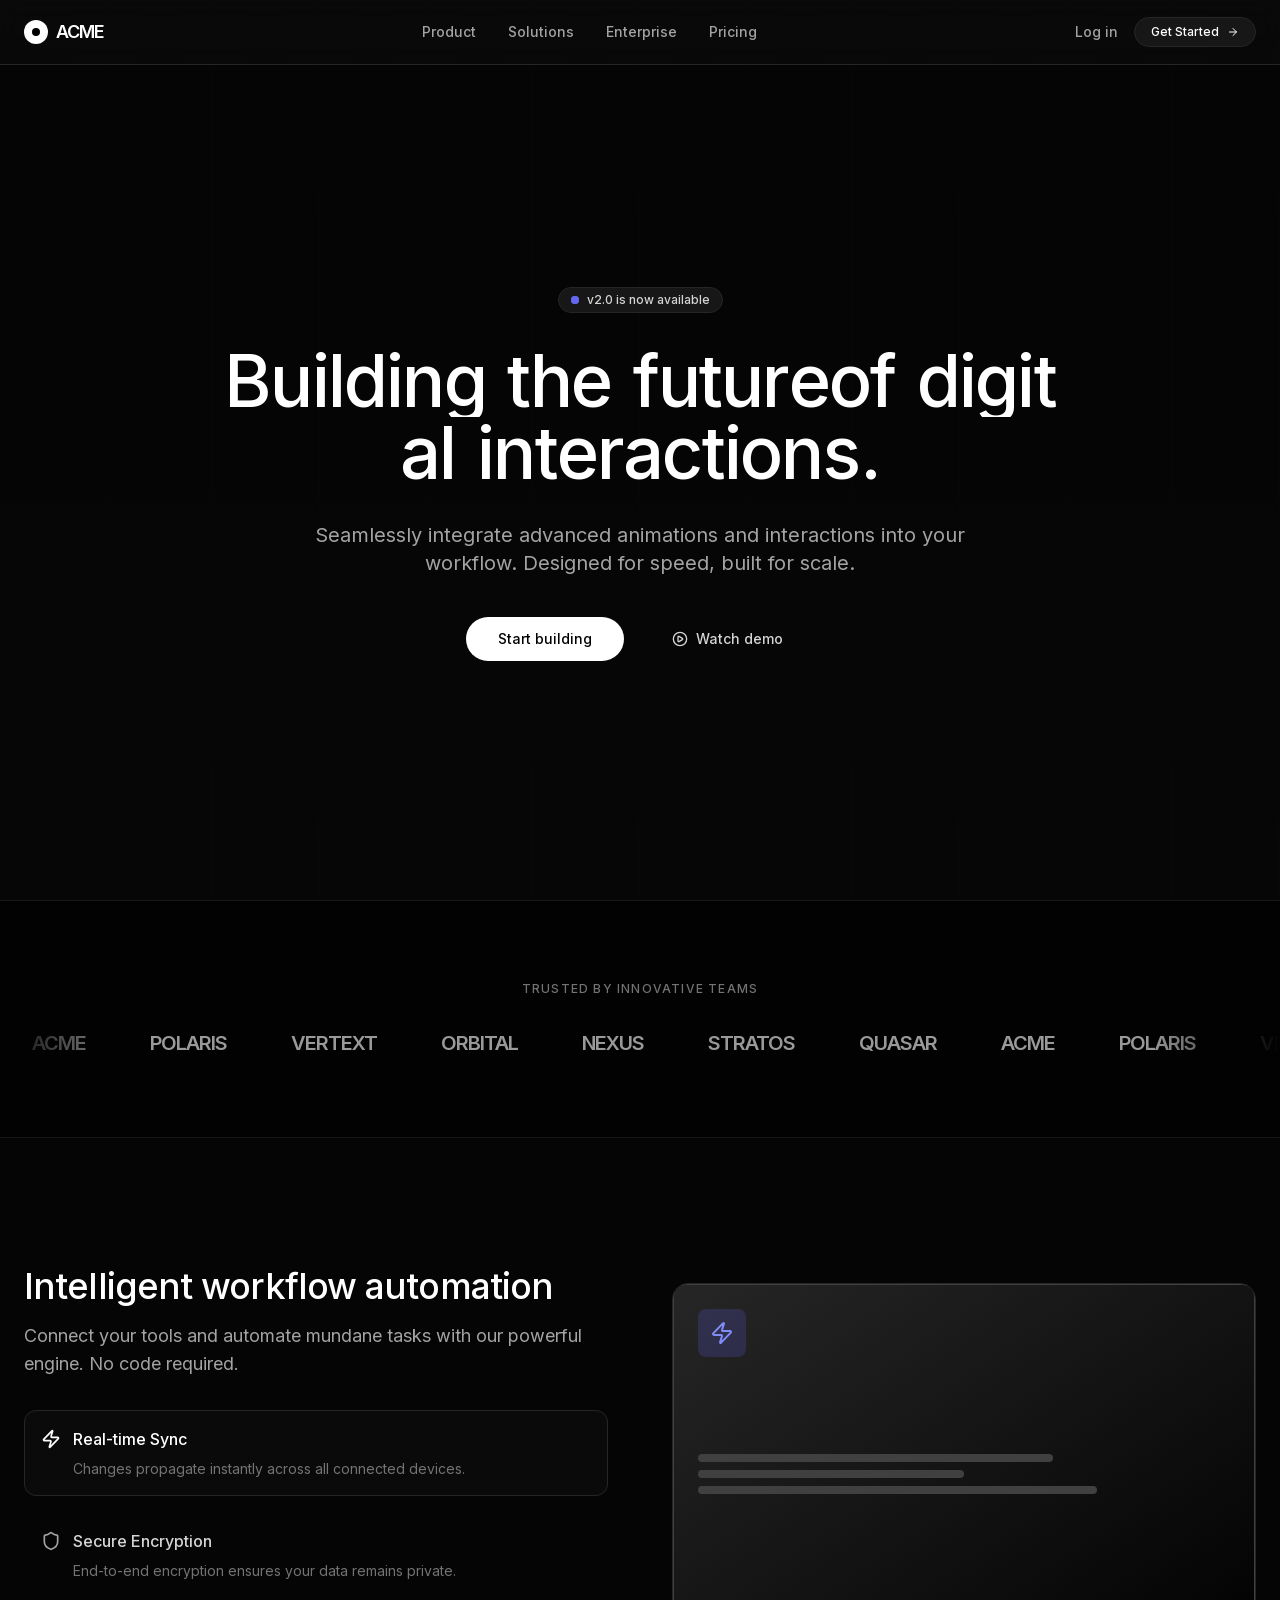
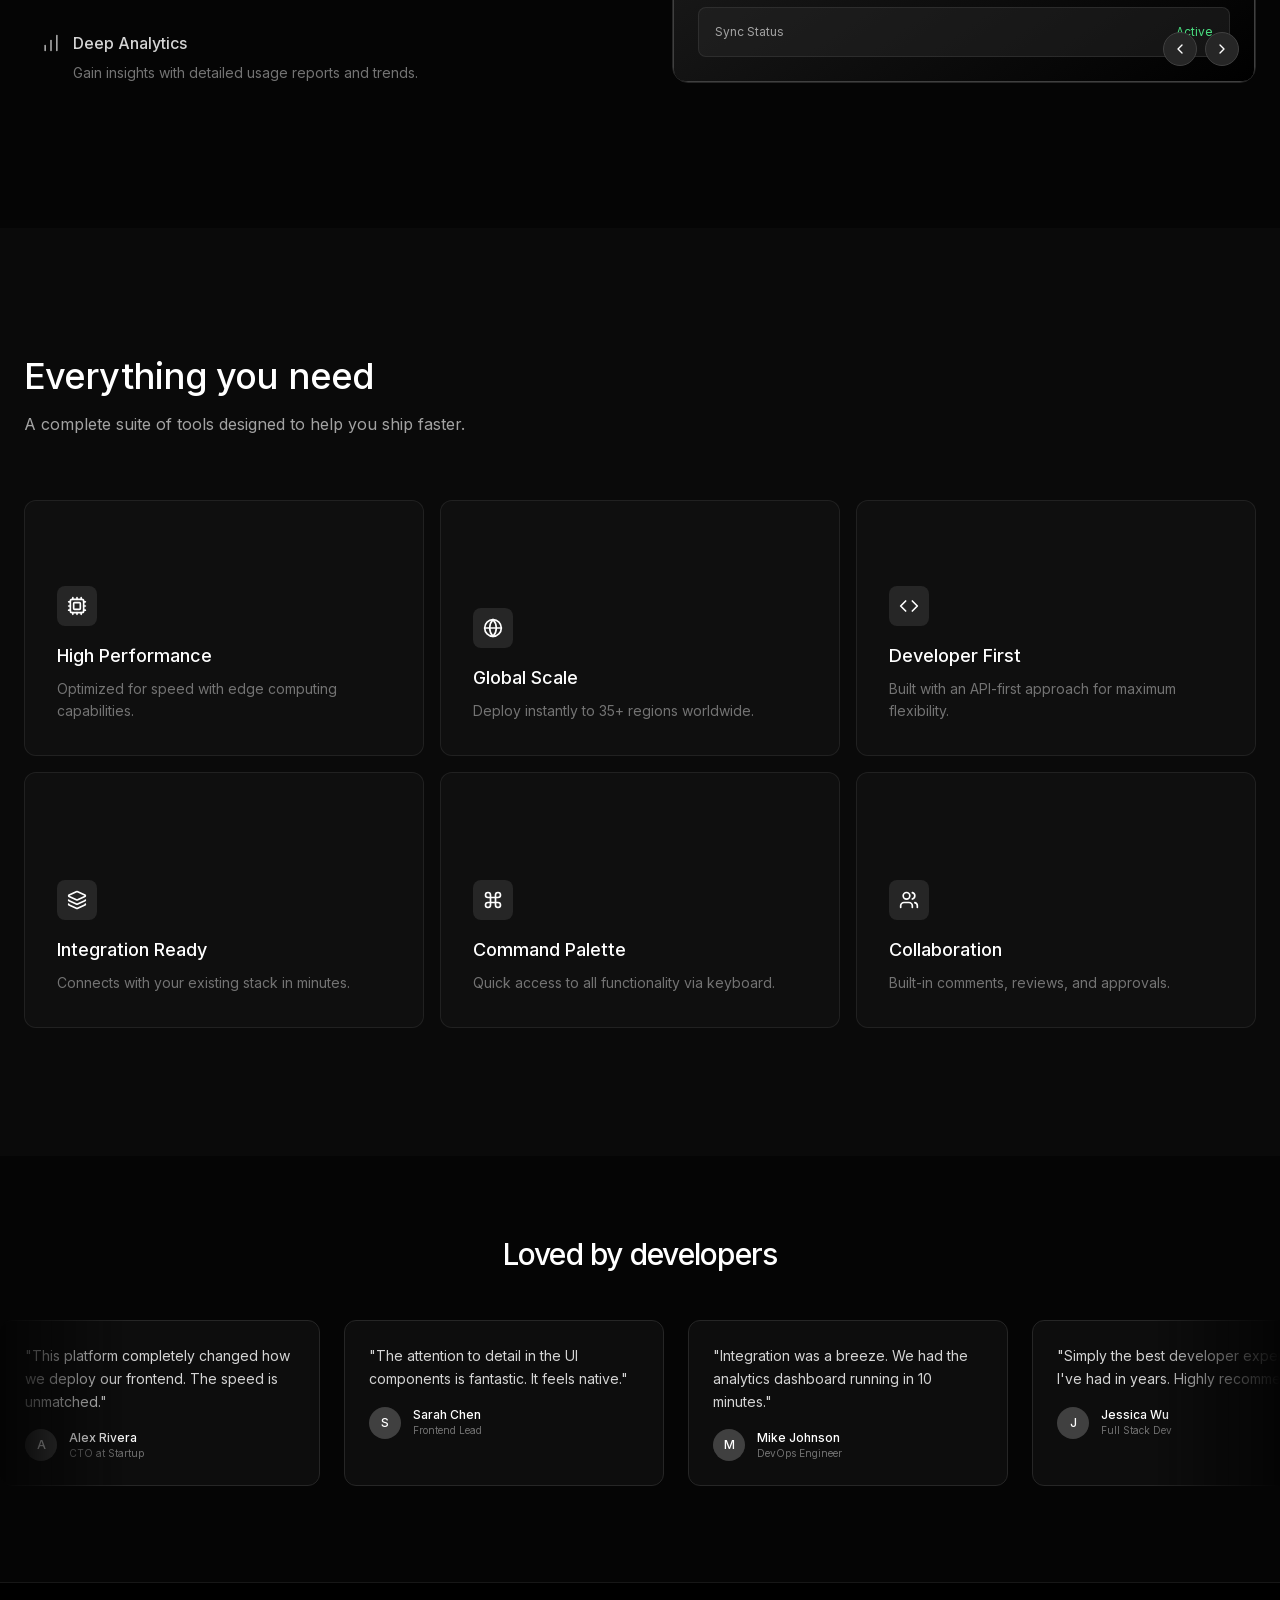
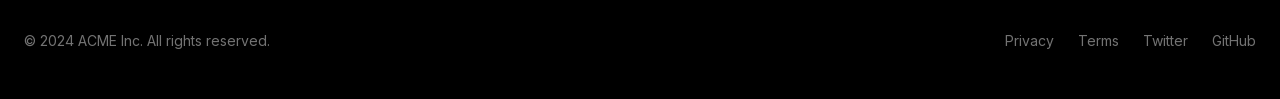
<file: animations/animation-clean/index.html>
<html class="scroll-smooth" lang="en"><head><meta charset="utf-8"/>
<meta content="width=device-width, initial-scale=1.0" name="viewport"/>
<title>Modern Interface</title>
<script src="assets/resource_3fa48481346f.js"></script>
<script src="assets/lucide_latest_2eebd0ebe8c2.js"></script>
<link href="https://fonts.googleapis.com" rel="preconnect"/>
<link crossorigin="" href="https://fonts.gstatic.com" rel="preconnect"/>
<link href="assets/css2_19fd9cc6b396.css" rel="stylesheet"/>
<style>
/* Base Settings */
:root {
--mouse-x: 50%;
--mouse-y: 50%;
}
body {
font-family: 'Inter', sans-serif;
background-color: #050505;
overflow-x: hidden;
}
/* Hide scrollbar for clean UI */
::-webkit-scrollbar {
width: 8px;
}
::-webkit-scrollbar-track {
background: #050505;
}
::-webkit-scrollbar-thumb {
background: #262626;
border-radius: 4px;
}
/* Text Reveal Animation */
.char {
display: inline-block;
opacity: 0;
transform: translateY(100%);
clip-path: polygon(0 0, 100% 0, 100% 0, 0 0);
transition: all 0.8s cubic-bezier(0.16, 1, 0.3, 1);
}
.char.revealed {
opacity: 1;
transform: translateY(0);
clip-path: polygon(0 0, 100% 0, 100% 100%, 0 100%);
}
/* General Scroll Animations */
.animate-on-scroll {
opacity: 0.01; /* Avoid full 0 for screen readers momentarily */
filter: blur(10px);
transform: translateY(20px);
transition: all 1s cubic-bezier(0.25, 0.46, 0.45, 0.94);
}
.animate-on-scroll.in-view {
opacity: 1;
filter: blur(0);
transform: translateY(0);
}
/* Marquee Animation */
@keyframes scroll-left {
from { transform: translateX(0); }
to { transform: translateX(-50%); }
}
.marquee-content {
animation: scroll-left 40s linear infinite;
}
.marquee-mask {
mask-image: linear-gradient(to right, transparent, black 10%, black 90%, transparent);
-webkit-mask-image: linear-gradient(to right, transparent, black 10%, black 90%, transparent);
}
/* Border Beam Button */
@keyframes border-beam {
100% { offset-distance: 100%; }
}
.btn-beam {
position: relative;
overflow: hidden;
}
.btn-beam::before {
content: '';
position: absolute;
top: 0; left: 0; right: 0; bottom: 0;
border-radius: 9999px;
padding: 1px;
background: linear-gradient(90deg, transparent, rgba(255,255,255,0.8), transparent);
-webkit-mask: linear-gradient(#fff 0 0) content-box, linear-gradient(#fff 0 0);
-webkit-mask-composite: xor;
mask-composite: exclude;
opacity: 0;
transition: opacity 0.3s ease;
pointer-events: none;
}
.btn-beam:hover::before {
opacity: 1;
animation: spin-beam 2s linear infinite;
}
/* Alternative Beam Implementation that actually travels */
.beam-border {
position: absolute;
inset: -1px;
border-radius: 9999px;
pointer-events: none;
z-index: -1;
opacity: 0;
background: conic-gradient(from 0deg at 50% 50%, transparent 0deg, rgba(255,255,255,0.5) 60deg, transparent 120deg);
animation: rotate-beam 2s linear infinite;
transition: opacity 0.3s;
}
.btn-beam-container:hover .beam-border {
opacity: 1;
}
@keyframes rotate-beam {
from { transform: rotate(0deg); }
to { transform: rotate(360deg); }
}
/* Background Clip Columns */
.bg-column {
transition: clip-path 1.5s cubic-bezier(0.65, 0, 0.35, 1);
clip-path: inset(100% 0 0 0);
}
.bg-column.active {
clip-path: inset(0 0 0 0);
}
/* Flashlight Effect */
.flashlight-card {
position: relative;
background-color: rgba(23, 23, 23, 0.4);
border: 1px solid rgba(255, 255, 255, 0.08);
}
.flashlight-card::before {
content: "";
position: absolute;
height: 100%;
width: 100%;
left: 0;
top: 0;
border-radius: inherit;
background: radial-gradient(
800px circle at var(--mouse-x) var(--mouse-y),
rgba(255, 255, 255, 0.06),
transparent 40%
);
opacity: 0;
transition: opacity 0.5s;
pointer-events: none;
z-index: 3;
}
.flashlight-card::after {
content: "";
position: absolute;
height: 100%;
width: 100%;
left: 0;
top: 0;
border-radius: inherit;
background: radial-gradient(
600px circle at var(--mouse-x) var(--mouse-y),
rgba(255, 255, 255, 0.4),
transparent 40%
);
z-index: 1;
opacity: 0;
transition: opacity 0.5s;
pointer-events: none;
}
/* Border highlight logic via mask */
.flashlight-border {
position: absolute;
inset: 0;
border-radius: inherit;
padding: 1px;
background: radial-gradient(
600px circle at var(--mouse-x) var(--mouse-y),
rgba(255, 255, 255, 0.6),
transparent 40%
);
-webkit-mask: linear-gradient(#fff 0 0) content-box, linear-gradient(#fff 0 0);
-webkit-mask-composite: xor;
mask-composite: exclude;
opacity: 0;
transition: opacity 0.5s;
}
.flashlight-card:hover::before,
.flashlight-card:hover .flashlight-border {
opacity: 1;
}
/* Card Rotator Transitions */
.rotator-card {
transition: all 0.6s cubic-bezier(0.4, 0, 0.2, 1);
position: absolute;
top: 0;
left: 0;
width: 100%;
height: 100%;
backface-visibility: hidden;
}
</style><style data-scroll-fix="true">
        /* Scroll fixes for offline viewing */
        html, body {
            overflow: auto !important;
            overflow-x: hidden !important;
            height: auto !important;
            min-height: 100% !important;
            scroll-behavior: auto !important;
            opacity: 1 !important;
            visibility: visible !important;
        }
        
        /* Force visibility - many sites use JS animations for initial display */
        body, .wrapper, main, #__next, #app, .page, .content {
            opacity: 1 !important;
            visibility: visible !important;
            transform: none !important;
        }
        
        /* Disable loader/preloader overlays */
        .loader, .preloader, .loading, [class*="loader"], [class*="preloader"] {
            display: none !important;
            opacity: 0 !important;
        }
        
        /* Show elements that might be hidden for animation */
        .word-inner, .char, .line, [data-aos], [data-scroll],
        .hero-text span, .hero-fade, [class*="hero"] span {
            opacity: 1 !important;
            transform: none !important;
            visibility: visible !important;
        }
        
        /* Reset Tailwind animation utility classes */
        .translate-y-full, .translate-x-full, .-translate-y-full, .-translate-x-full,
        .translate-y-1\/2, .-translate-y-1\/2, .translate-y-\[100\%\], .translate-y-\[110\%\] {
            transform: none !important;
        }
        
        /* Force visibility on common hidden-for-animation patterns */
        .opacity-0, [class*="opacity-0"] {
            opacity: 1 !important;
        }
        
        /* Reset scale transforms used for animations */
        .scale-0, .scale-50, .scale-75 {
            transform: none !important;
        }
        
        html.lenis, html.lenis-smooth, 
        body.lenis, body.lenis-smooth,
        .lenis-wrapper, .lenis-content,
        [data-lenis-prevent], [data-scroll-container] {
            overflow: visible !important;
            height: auto !important;
        }
        
        /* Fix flex containers that might cut off content */
        body.flex.items-center,
        body.flex.justify-center {
            align-items: flex-start !important;
            min-height: 100vh;
            height: auto !important;
        }
        
        /* Ensure main content scrolls */
        main, #__next, #__nuxt, #app, .main-content {
            overflow: visible !important;
            height: auto !important;
        }
        </style></head>
<body class="text-neutral-400 selection:bg-neutral-700 selection:text-white">
<!-- Navigation -->
<nav class="fixed top-0 left-0 right-0 z-50 border-b border-neutral-800 bg-neutral-950/80 backdrop-blur-md">
<div class="max-w-7xl mx-auto px-6 h-16 flex items-center justify-between">
<div class="flex items-center gap-2 text-white tracking-tighter font-semibold text-lg">
<div class="w-6 h-6 bg-white rounded-full flex items-center justify-center">
<div class="w-2 h-2 bg-black rounded-full"></div>
</div>
                ACME
            </div>
<div class="hidden md:flex items-center gap-8 text-sm font-medium text-neutral-400">
<a class="hover:text-white transition-colors" href="#">Product</a>
<a class="hover:text-white transition-colors" href="#">Solutions</a>
<a class="hover:text-white transition-colors" href="#">Enterprise</a>
<a class="hover:text-white transition-colors" href="#">Pricing</a>
</div>
<div class="flex items-center gap-4">
<a class="text-sm font-medium hover:text-white transition-colors" href="#">Log in</a>
<!-- Button with Border Beam -->
<button class="relative btn-beam-container group">
<div class="beam-border"></div>
<span class="relative z-10 flex items-center gap-2 bg-neutral-900 text-white px-4 py-1.5 rounded-full text-xs font-medium border border-neutral-800 transition-all hover:bg-neutral-800">
                        Get Started
                        <i class="w-3 h-3" data-lucide="arrow-right"></i>
</span>
</button>
</div>
</div>
</nav>
<!-- Hero Section -->
<header class="relative min-h-screen pt-32 pb-20 flex flex-col justify-center items-center overflow-hidden">
<!-- Background Clip Animation Grid -->
<div class="absolute inset-0 grid grid-cols-6 md:grid-cols-12 gap-0 z-0 pointer-events-none opacity-20" id="bg-grid">
<!-- Columns injected via JS -->
</div>
<div class="relative z-10 max-w-4xl mx-auto px-6 text-center">
<div class="inline-flex items-center gap-2 px-3 py-1 rounded-full bg-neutral-900 border border-neutral-800 text-xs font-medium text-neutral-300 mb-8 animate-on-scroll">
<span class="relative flex h-2 w-2">
<span class="animate-ping absolute inline-flex h-full w-full rounded-full bg-indigo-400 opacity-75"></span>
<span class="relative inline-flex rounded-full h-2 w-2 bg-indigo-500"></span>
</span>
                v2.0 is now available
            </div>
<h1 class="text-5xl md:text-7xl font-medium text-white tracking-tight leading-[1.1] mb-8 h-auto min-h-[120px]" id="hero-title">
<!-- Text animated via JS -->
                Building the future <br/> of digital interactions.
            </h1>
<p class="text-lg md:text-xl text-neutral-400 max-w-2xl mx-auto mb-10 leading-relaxed animate-on-scroll" style="transition-delay: 200ms;">
                Seamlessly integrate advanced animations and interactions into your workflow. Designed for speed, built for scale.
            </p>
<div class="flex flex-col sm:flex-row items-center justify-center gap-4 animate-on-scroll" style="transition-delay: 400ms;">
<button class="relative btn-beam-container group w-full sm:w-auto">
<div class="beam-border"></div>
<span class="relative z-10 flex items-center justify-center bg-white text-black px-8 py-3 rounded-full text-sm font-medium transition-transform active:scale-95">
                        Start building
                    </span>
</button>
<button class="flex items-center justify-center gap-2 px-8 py-3 rounded-full text-sm font-medium text-neutral-300 hover:text-white transition-colors w-full sm:w-auto">
<i class="w-4 h-4" data-lucide="play-circle"></i>
                    Watch demo
                </button>
</div>
</div>
</header>
<!-- Logo Marquee -->
<section class="py-20 border-y border-neutral-900 bg-black/50 relative z-10">
<div class="max-w-7xl mx-auto px-6 mb-8 text-center">
<p class="text-xs font-medium uppercase tracking-widest text-neutral-500 animate-on-scroll">Trusted by innovative teams</p>
</div>
<div class="relative w-full overflow-hidden marquee-mask">
<div class="flex marquee-content w-max">
<!-- Loop 1 -->
<div class="flex items-center gap-16 px-8 opacity-60 grayscale hover:grayscale-0 transition-all duration-500">
<span class="text-xl font-semibold tracking-tighter text-white">ACME</span>
<span class="text-xl font-semibold tracking-tighter text-white">POLARIS</span>
<span class="text-xl font-semibold tracking-tighter text-white">VERTEXT</span>
<span class="text-xl font-semibold tracking-tighter text-white">ORBITAL</span>
<span class="text-xl font-semibold tracking-tighter text-white">NEXUS</span>
<span class="text-xl font-semibold tracking-tighter text-white">STRATOS</span>
<span class="text-xl font-semibold tracking-tighter text-white">QUASAR</span>
</div>
<!-- Loop 2 (Duplicate) -->
<div class="flex items-center gap-16 px-8 opacity-60 grayscale hover:grayscale-0 transition-all duration-500">
<span class="text-xl font-semibold tracking-tighter text-white">ACME</span>
<span class="text-xl font-semibold tracking-tighter text-white">POLARIS</span>
<span class="text-xl font-semibold tracking-tighter text-white">VERTEXT</span>
<span class="text-xl font-semibold tracking-tighter text-white">ORBITAL</span>
<span class="text-xl font-semibold tracking-tighter text-white">NEXUS</span>
<span class="text-xl font-semibold tracking-tighter text-white">STRATOS</span>
<span class="text-xl font-semibold tracking-tighter text-white">QUASAR</span>
</div>
<!-- Loop 3 (Duplicate) -->
<div class="flex items-center gap-16 px-8 opacity-60 grayscale hover:grayscale-0 transition-all duration-500">
<span class="text-xl font-semibold tracking-tighter text-white">ACME</span>
<span class="text-xl font-semibold tracking-tighter text-white">POLARIS</span>
<span class="text-xl font-semibold tracking-tighter text-white">VERTEXT</span>
<span class="text-xl font-semibold tracking-tighter text-white">ORBITAL</span>
<span class="text-xl font-semibold tracking-tighter text-white">NEXUS</span>
<span class="text-xl font-semibold tracking-tighter text-white">STRATOS</span>
<span class="text-xl font-semibold tracking-tighter text-white">QUASAR</span>
</div>
</div>
</div>
</section>
<!-- Feature Switcher Section -->
<section class="py-32 max-w-7xl mx-auto px-6">
<div class="grid lg:grid-cols-2 gap-16 items-center">
<div class="space-y-8">
<div class="animate-on-scroll">
<h2 class="text-3xl md:text-4xl font-medium text-white tracking-tight mb-4">Intelligent workflow automation</h2>
<p class="text-lg text-neutral-400">Connect your tools and automate mundane tasks with our powerful engine. No code required.</p>
</div>
<div class="space-y-4">
<div class="feature-btn p-4 rounded-xl border border-neutral-800 bg-neutral-900/30 cursor-pointer hover:bg-neutral-900 transition-colors active-feature" onclick="rotateTo(0)">
<div class="flex items-center gap-3 mb-2">
<i class="text-white w-5 h-5" data-lucide="zap"></i>
<h3 class="text-white font-medium">Real-time Sync</h3>
</div>
<p class="text-sm text-neutral-500 pl-8">Changes propagate instantly across all connected devices.</p>
</div>
<div class="feature-btn p-4 rounded-xl border border-transparent hover:bg-neutral-900 transition-colors cursor-pointer" onclick="rotateTo(1)">
<div class="flex items-center gap-3 mb-2">
<i class="text-neutral-400 w-5 h-5" data-lucide="shield"></i>
<h3 class="text-neutral-300 font-medium">Secure Encryption</h3>
</div>
<p class="text-sm text-neutral-500 pl-8">End-to-end encryption ensures your data remains private.</p>
</div>
<div class="feature-btn p-4 rounded-xl border border-transparent hover:bg-neutral-900 transition-colors cursor-pointer" onclick="rotateTo(2)">
<div class="flex items-center gap-3 mb-2">
<i class="text-neutral-400 w-5 h-5" data-lucide="bar-chart"></i>
<h3 class="text-neutral-300 font-medium">Deep Analytics</h3>
</div>
<p class="text-sm text-neutral-500 pl-8">Gain insights with detailed usage reports and trends.</p>
</div>
</div>
</div>
<!-- Rotator Card -->
<div class="relative h-[400px] w-full bg-neutral-900/20 rounded-2xl border border-neutral-800 overflow-hidden animate-on-scroll">
<div class="absolute inset-0 w-full h-full p-8" id="card-stack">
<!-- Card 1 -->
<div class="rotator-card bg-gradient-to-br from-neutral-800 to-black rounded-xl border border-neutral-700 p-6 shadow-2xl flex flex-col justify-between" style="opacity: 1; transform: scale(1) translateZ(0);">
<div class="w-12 h-12 rounded-lg bg-indigo-500/20 flex items-center justify-center text-indigo-400 mb-4">
<i class="w-6 h-6" data-lucide="zap"></i>
</div>
<div class="space-y-2">
<div class="h-2 w-2/3 bg-neutral-700 rounded"></div>
<div class="h-2 w-1/2 bg-neutral-700 rounded"></div>
<div class="h-2 w-3/4 bg-neutral-700 rounded"></div>
</div>
<div class="mt-8 p-4 bg-neutral-800/50 rounded-lg border border-neutral-700/50">
<div class="flex items-center justify-between text-xs text-neutral-400">
<span>Sync Status</span>
<span class="text-green-400">Active</span>
</div>
</div>
</div>
<!-- Card 2 -->
<div class="rotator-card bg-gradient-to-br from-neutral-800 to-black rounded-xl border border-neutral-700 p-6 shadow-2xl flex flex-col justify-between" style="opacity: 0; transform: scale(0.9) translateZ(0);">
<div class="w-12 h-12 rounded-lg bg-emerald-500/20 flex items-center justify-center text-emerald-400 mb-4">
<i class="w-6 h-6" data-lucide="shield"></i>
</div>
<div class="flex items-center justify-center h-32">
<i class="w-16 h-16 text-neutral-700" data-lucide="lock"></i>
</div>
<div class="mt-4 text-center text-xs text-emerald-500 bg-emerald-900/20 py-2 rounded border border-emerald-900/50">
                            256-bit Encryption Enabled
                        </div>
</div>
<!-- Card 3 -->
<div class="rotator-card bg-gradient-to-br from-neutral-800 to-black rounded-xl border border-neutral-700 p-6 shadow-2xl flex flex-col justify-between" style="opacity: 0; transform: scale(0.9) translateZ(0);">
<div class="w-12 h-12 rounded-lg bg-orange-500/20 flex items-center justify-center text-orange-400 mb-4">
<i class="w-6 h-6" data-lucide="bar-chart"></i>
</div>
<div class="flex items-end justify-between h-32 gap-2 px-4 pb-4">
<div class="w-full bg-neutral-700 rounded-t" style="height: 40%"></div>
<div class="w-full bg-neutral-600 rounded-t" style="height: 70%"></div>
<div class="w-full bg-orange-500 rounded-t" style="height: 55%"></div>
<div class="w-full bg-neutral-700 rounded-t" style="height: 80%"></div>
</div>
</div>
</div>
<!-- Controls -->
<div class="absolute bottom-4 right-4 flex gap-2 z-20">
<button class="p-2 rounded-full bg-neutral-800 text-white hover:bg-neutral-700 border border-neutral-700 transition-colors" onclick="prevCard()">
<i class="w-4 h-4" data-lucide="chevron-left"></i>
</button>
<button class="p-2 rounded-full bg-neutral-800 text-white hover:bg-neutral-700 border border-neutral-700 transition-colors" onclick="nextCard()">
<i class="w-4 h-4" data-lucide="chevron-right"></i>
</button>
</div>
</div>
</div>
</section>
<!-- Flashlight Grid Section -->
<section class="py-32 bg-neutral-950">
<div class="max-w-7xl mx-auto px-6">
<div class="mb-16 max-w-2xl animate-on-scroll">
<h2 class="text-3xl md:text-4xl font-medium text-white tracking-tight mb-4">Everything you need</h2>
<p class="text-neutral-400">A complete suite of tools designed to help you ship faster.</p>
</div>
<div class="grid grid-cols-1 md:grid-cols-2 lg:grid-cols-3 gap-4" id="flashlight-grid">
<!-- Cards injected via basic HTML, effects via CSS/JS -->
<!-- Card 1 -->
<div class="flashlight-card rounded-xl p-8 h-64 flex flex-col justify-end group cursor-default animate-on-scroll">
<div class="flashlight-border"></div>
<div class="relative z-10">
<div class="w-10 h-10 bg-neutral-800 rounded-lg flex items-center justify-center mb-4 text-white group-hover:scale-110 transition-transform duration-300">
<i class="w-5 h-5" data-lucide="cpu"></i>
</div>
<h3 class="text-lg font-medium text-white mb-2">High Performance</h3>
<p class="text-sm text-neutral-500 leading-relaxed">Optimized for speed with edge computing capabilities.</p>
</div>
</div>
<!-- Card 2 -->
<div class="flashlight-card rounded-xl p-8 h-64 flex flex-col justify-end group cursor-default animate-on-scroll" style="transition-delay: 100ms;">
<div class="flashlight-border"></div>
<div class="relative z-10">
<div class="w-10 h-10 bg-neutral-800 rounded-lg flex items-center justify-center mb-4 text-white group-hover:scale-110 transition-transform duration-300">
<i class="w-5 h-5" data-lucide="globe"></i>
</div>
<h3 class="text-lg font-medium text-white mb-2">Global Scale</h3>
<p class="text-sm text-neutral-500 leading-relaxed">Deploy instantly to 35+ regions worldwide.</p>
</div>
</div>
<!-- Card 3 -->
<div class="flashlight-card rounded-xl p-8 h-64 flex flex-col justify-end group cursor-default animate-on-scroll" style="transition-delay: 200ms;">
<div class="flashlight-border"></div>
<div class="relative z-10">
<div class="w-10 h-10 bg-neutral-800 rounded-lg flex items-center justify-center mb-4 text-white group-hover:scale-110 transition-transform duration-300">
<i class="w-5 h-5" data-lucide="code"></i>
</div>
<h3 class="text-lg font-medium text-white mb-2">Developer First</h3>
<p class="text-sm text-neutral-500 leading-relaxed">Built with an API-first approach for maximum flexibility.</p>
</div>
</div>
<!-- Card 4 -->
<div class="flashlight-card rounded-xl p-8 h-64 flex flex-col justify-end group cursor-default animate-on-scroll" style="transition-delay: 300ms;">
<div class="flashlight-border"></div>
<div class="relative z-10">
<div class="w-10 h-10 bg-neutral-800 rounded-lg flex items-center justify-center mb-4 text-white group-hover:scale-110 transition-transform duration-300">
<i class="w-5 h-5" data-lucide="layers"></i>
</div>
<h3 class="text-lg font-medium text-white mb-2">Integration Ready</h3>
<p class="text-sm text-neutral-500 leading-relaxed">Connects with your existing stack in minutes.</p>
</div>
</div>
<!-- Card 5 -->
<div class="flashlight-card rounded-xl p-8 h-64 flex flex-col justify-end group cursor-default animate-on-scroll" style="transition-delay: 400ms;">
<div class="flashlight-border"></div>
<div class="relative z-10">
<div class="w-10 h-10 bg-neutral-800 rounded-lg flex items-center justify-center mb-4 text-white group-hover:scale-110 transition-transform duration-300">
<i class="w-5 h-5" data-lucide="command"></i>
</div>
<h3 class="text-lg font-medium text-white mb-2">Command Palette</h3>
<p class="text-sm text-neutral-500 leading-relaxed">Quick access to all functionality via keyboard.</p>
</div>
</div>
<!-- Card 6 -->
<div class="flashlight-card rounded-xl p-8 h-64 flex flex-col justify-end group cursor-default animate-on-scroll" style="transition-delay: 500ms;">
<div class="flashlight-border"></div>
<div class="relative z-10">
<div class="w-10 h-10 bg-neutral-800 rounded-lg flex items-center justify-center mb-4 text-white group-hover:scale-110 transition-transform duration-300">
<i class="w-5 h-5" data-lucide="users"></i>
</div>
<h3 class="text-lg font-medium text-white mb-2">Collaboration</h3>
<p class="text-sm text-neutral-500 leading-relaxed">Built-in comments, reviews, and approvals.</p>
</div>
</div>
</div>
</div>
</section>
<!-- Testimonials Marquee -->
<section class="py-20 overflow-hidden relative">
<div class="max-w-7xl mx-auto px-6 mb-12">
<h2 class="text-3xl font-medium text-white tracking-tight text-center animate-on-scroll">Loved by developers</h2>
</div>
<div class="relative w-full marquee-mask">
<div class="flex marquee-content w-max gap-6 pb-4">
<!-- Card Item Template -->
<div class="w-80 p-6 bg-neutral-900/50 border border-neutral-800 rounded-xl flex-shrink-0">
<p class="text-neutral-300 text-sm mb-4 leading-relaxed">"This platform completely changed how we deploy our frontend. The speed is unmatched."</p>
<div class="flex items-center gap-3">
<div class="w-8 h-8 bg-neutral-700 rounded-full flex items-center justify-center text-xs text-white font-medium">A</div>
<div>
<div class="text-white text-xs font-medium">Alex Rivera</div>
<div class="text-neutral-500 text-[10px]">CTO at Startup</div>
</div>
</div>
</div>
<div class="w-80 p-6 bg-neutral-900/50 border border-neutral-800 rounded-xl flex-shrink-0">
<p class="text-neutral-300 text-sm mb-4 leading-relaxed">"The attention to detail in the UI components is fantastic. It feels native."</p>
<div class="flex items-center gap-3">
<div class="w-8 h-8 bg-neutral-700 rounded-full flex items-center justify-center text-xs text-white font-medium">S</div>
<div>
<div class="text-white text-xs font-medium">Sarah Chen</div>
<div class="text-neutral-500 text-[10px]">Frontend Lead</div>
</div>
</div>
</div>
<div class="w-80 p-6 bg-neutral-900/50 border border-neutral-800 rounded-xl flex-shrink-0">
<p class="text-neutral-300 text-sm mb-4 leading-relaxed">"Integration was a breeze. We had the analytics dashboard running in 10 minutes."</p>
<div class="flex items-center gap-3">
<div class="w-8 h-8 bg-neutral-700 rounded-full flex items-center justify-center text-xs text-white font-medium">M</div>
<div>
<div class="text-white text-xs font-medium">Mike Johnson</div>
<div class="text-neutral-500 text-[10px]">DevOps Engineer</div>
</div>
</div>
</div>
<div class="w-80 p-6 bg-neutral-900/50 border border-neutral-800 rounded-xl flex-shrink-0">
<p class="text-neutral-300 text-sm mb-4 leading-relaxed">"Simply the best developer experience I've had in years. Highly recommended."</p>
<div class="flex items-center gap-3">
<div class="w-8 h-8 bg-neutral-700 rounded-full flex items-center justify-center text-xs text-white font-medium">J</div>
<div>
<div class="text-white text-xs font-medium">Jessica Wu</div>
<div class="text-neutral-500 text-[10px]">Full Stack Dev</div>
</div>
</div>
</div>
<div class="w-80 p-6 bg-neutral-900/50 border border-neutral-800 rounded-xl flex-shrink-0">
<p class="text-neutral-300 text-sm mb-4 leading-relaxed">"Documentation is clear, API is robust. It just works."</p>
<div class="flex items-center gap-3">
<div class="w-8 h-8 bg-neutral-700 rounded-full flex items-center justify-center text-xs text-white font-medium">D</div>
<div>
<div class="text-white text-xs font-medium">David Kim</div>
<div class="text-neutral-500 text-[10px]">Product Owner</div>
</div>
</div>
</div>
<!-- Duplicates for Loop -->
<div class="w-80 p-6 bg-neutral-900/50 border border-neutral-800 rounded-xl flex-shrink-0">
<p class="text-neutral-300 text-sm mb-4 leading-relaxed">"This platform completely changed how we deploy our frontend. The speed is unmatched."</p>
<div class="flex items-center gap-3">
<div class="w-8 h-8 bg-neutral-700 rounded-full flex items-center justify-center text-xs text-white font-medium">A</div>
<div>
<div class="text-white text-xs font-medium">Alex Rivera</div>
<div class="text-neutral-500 text-[10px]">CTO at Startup</div>
</div>
</div>
</div>
<div class="w-80 p-6 bg-neutral-900/50 border border-neutral-800 rounded-xl flex-shrink-0">
<p class="text-neutral-300 text-sm mb-4 leading-relaxed">"The attention to detail in the UI components is fantastic. It feels native."</p>
<div class="flex items-center gap-3">
<div class="w-8 h-8 bg-neutral-700 rounded-full flex items-center justify-center text-xs text-white font-medium">S</div>
<div>
<div class="text-white text-xs font-medium">Sarah Chen</div>
<div class="text-neutral-500 text-[10px]">Frontend Lead</div>
</div>
</div>
</div>
<div class="w-80 p-6 bg-neutral-900/50 border border-neutral-800 rounded-xl flex-shrink-0">
<p class="text-neutral-300 text-sm mb-4 leading-relaxed">"Integration was a breeze. We had the analytics dashboard running in 10 minutes."</p>
<div class="flex items-center gap-3">
<div class="w-8 h-8 bg-neutral-700 rounded-full flex items-center justify-center text-xs text-white font-medium">M</div>
<div>
<div class="text-white text-xs font-medium">Mike Johnson</div>
<div class="text-neutral-500 text-[10px]">DevOps Engineer</div>
</div>
</div>
</div>
<div class="w-80 p-6 bg-neutral-900/50 border border-neutral-800 rounded-xl flex-shrink-0">
<p class="text-neutral-300 text-sm mb-4 leading-relaxed">"Simply the best developer experience I've had in years. Highly recommended."</p>
<div class="flex items-center gap-3">
<div class="w-8 h-8 bg-neutral-700 rounded-full flex items-center justify-center text-xs text-white font-medium">J</div>
<div>
<div class="text-white text-xs font-medium">Jessica Wu</div>
<div class="text-neutral-500 text-[10px]">Full Stack Dev</div>
</div>
</div>
</div>
<div class="w-80 p-6 bg-neutral-900/50 border border-neutral-800 rounded-xl flex-shrink-0">
<p class="text-neutral-300 text-sm mb-4 leading-relaxed">"Documentation is clear, API is robust. It just works."</p>
<div class="flex items-center gap-3">
<div class="w-8 h-8 bg-neutral-700 rounded-full flex items-center justify-center text-xs text-white font-medium">D</div>
<div>
<div class="text-white text-xs font-medium">David Kim</div>
<div class="text-neutral-500 text-[10px]">Product Owner</div>
</div>
</div>
</div>
</div>
</div>
</section>
<!-- Footer -->
<footer class="border-t border-neutral-900 bg-black py-12">
<div class="max-w-7xl mx-auto px-6 flex flex-col md:flex-row justify-between items-center gap-6">
<div class="text-sm text-neutral-500">
                © 2024 ACME Inc. All rights reserved.
            </div>
<div class="flex gap-6 text-sm text-neutral-500">
<a class="hover:text-white transition-colors" href="#">Privacy</a>
<a class="hover:text-white transition-colors" href="#">Terms</a>
<a class="hover:text-white transition-colors" href="#">Twitter</a>
<a class="hover:text-white transition-colors" href="#">GitHub</a>
</div>
</div>
</footer>
<script>
        // Initialize Lucide Icons
        lucide.createIcons();

        // --- 1. Text Reveal Animation ---
        const title = document.getElementById('hero-title');
        const text = title.innerText;
        title.innerHTML = '';
        // Split into lines manually based on <br> in original HTML? No, just split text.
        // Simple word split for better wrapping safety, then char split
        // We will just do char split on the whole block for the effect requested
        const chars = text.split('');
        chars.forEach((char, index) => {
            const span = document.createElement('span');
            span.textContent = char;
            span.className = 'char';
            span.style.transitionDelay = `${index * 30}ms`;
            if (char === ' ') span.style.marginRight = '0.3em';
            // Handle line break if needed, but simpler to let flex/block handle it or specific chars
            title.appendChild(span);
        });

        setTimeout(() => {
            document.querySelectorAll('.char').forEach(c => c.classList.add('revealed'));
        }, 100);


        // --- 2. Background Clip Animation ---
        const bgGrid = document.getElementById('bg-grid');
        const colCount = window.innerWidth < 768 ? 6 : 12;
        
        for (let i = 0; i < colCount; i++) {
            const col = document.createElement('div');
            col.className = 'bg-column h-full w-full border-r border-neutral-800/30 bg-gradient-to-b from-neutral-900/0 to-neutral-900/50';
            bgGrid.appendChild(col);
            
            // Staggered animation
            setTimeout(() => {
                col.classList.add('active');
            }, 100 + (i * 100));
        }

        // --- 3. Scroll Animation Observer ---
        const observerOptions = {
            root: null,
            rootMargin: '0px',
            threshold: 0.1
        };

        const observer = new IntersectionObserver((entries) => {
            entries.forEach(entry => {
                if (entry.isIntersecting) {
                    entry.target.classList.add('in-view');
                    observer.unobserve(entry.target); // Only animate once
                }
            });
        }, observerOptions);

        document.querySelectorAll('.animate-on-scroll').forEach(el => {
            observer.observe(el);
        });

        // --- 4. Card Rotator ---
        let currentCard = 0;
        const cards = document.querySelectorAll('.rotator-card');
        const btns = document.querySelectorAll('.feature-btn');
        
        function updateCards() {
            cards.forEach((card, index) => {
                if (index === currentCard) {
                    card.style.opacity = '1';
                    card.style.transform = 'scale(1) translateZ(0)';
                    card.style.zIndex = '10';
                } else {
                    card.style.opacity = '0';
                    card.style.transform = 'scale(0.9) translateZ(0)';
                    card.style.zIndex = '0';
                }
            });

            btns.forEach((btn, index) => {
                if (index === currentCard) {
                    btn.classList.add('bg-neutral-900', 'border-neutral-800');
                    btn.classList.remove('border-transparent');
                    btn.querySelector('i').classList.remove('text-neutral-400');
                    btn.querySelector('i').classList.add('text-white');
                    btn.querySelector('h3').classList.remove('text-neutral-300');
                    btn.querySelector('h3').classList.add('text-white');
                } else {
                    btn.classList.remove('bg-neutral-900', 'border-neutral-800');
                    btn.classList.add('border-transparent');
                    btn.querySelector('i').classList.add('text-neutral-400');
                    btn.querySelector('i').classList.remove('text-white');
                    btn.querySelector('h3').classList.add('text-neutral-300');
                    btn.querySelector('h3').classList.remove('text-white');
                }
            });
        }

        function rotateTo(index) {
            currentCard = index;
            updateCards();
            // Reset interval on manual click
            clearInterval(rotatorInterval);
            rotatorInterval = setInterval(nextCard, 5000);
        }

        function nextCard() {
            currentCard = (currentCard + 1) % cards.length;
            updateCards();
        }

        function prevCard() {
            currentCard = (currentCard - 1 + cards.length) % cards.length;
            updateCards();
        }

        let rotatorInterval = setInterval(nextCard, 5000);

        // --- 5. Flashlight Effect ---
        const gridContainer = document.getElementById('flashlight-grid');
        
        gridContainer.addEventListener('mousemove', (e) => {
            const cards = document.querySelectorAll('.flashlight-card');
            
            cards.forEach(card => {
                const rect = card.getBoundingClientRect();
                const x = e.clientX - rect.left;
                const y = e.clientY - rect.top;
                
                card.style.setProperty('--mouse-x', `${x}px`);
                card.style.setProperty('--mouse-y', `${y}px`);
            });
        });
    </script>
<script data-img-fallback-handler="">!function(){var f=["https://hoirqrkdgbmvpwutwuwj.supabase.co/storage/v1/object/public/assets/assets/917d6f93-fb36-439a-8c48-884b67b35381_1600w.jpg","https://hoirqrkdgbmvpwutwuwj.supabase.co/storage/v1/object/public/assets/assets/4734259a-bad7-422f-981e-ce01e79184f2_1600w.jpg","https://hoirqrkdgbmvpwutwuwj.supabase.co/storage/v1/object/public/assets/assets/c543a9e1-f226-4ced-80b0-feb8445a75b9_1600w.jpg","https://hoirqrkdgbmvpwutwuwj.supabase.co/storage/v1/object/public/assets/assets/5bab247f-35d9-400d-a82b-fd87cfe913d2_1600w.webp","https://hoirqrkdgbmvpwutwuwj.supabase.co/storage/v1/object/public/assets/assets/30104e3c-5eea-4b93-93e9-5313698a7156_1600w.webp"],h=new Set;function g(s){for(var x=0,i=0;i<s.length;i++)x=(x<<5)-x+s.charCodeAt(i)|0;return f[Math.abs(x)%f.length]}function r(t){var s=t.src;if(s&&!h.has(s)){h.add(s);t.src=g(s)}}window.addEventListener("error",function(e){var t=e.target;if(t&&t.tagName==="IMG")r(t)},!0);function c(){document.querySelectorAll("img").forEach(function(i){if(i.complete&&!i.naturalWidth&&i.src)r(i)})}if(document.readyState==="loading")document.addEventListener("DOMContentLoaded",c);else c()}()</script></body></html>
</file>
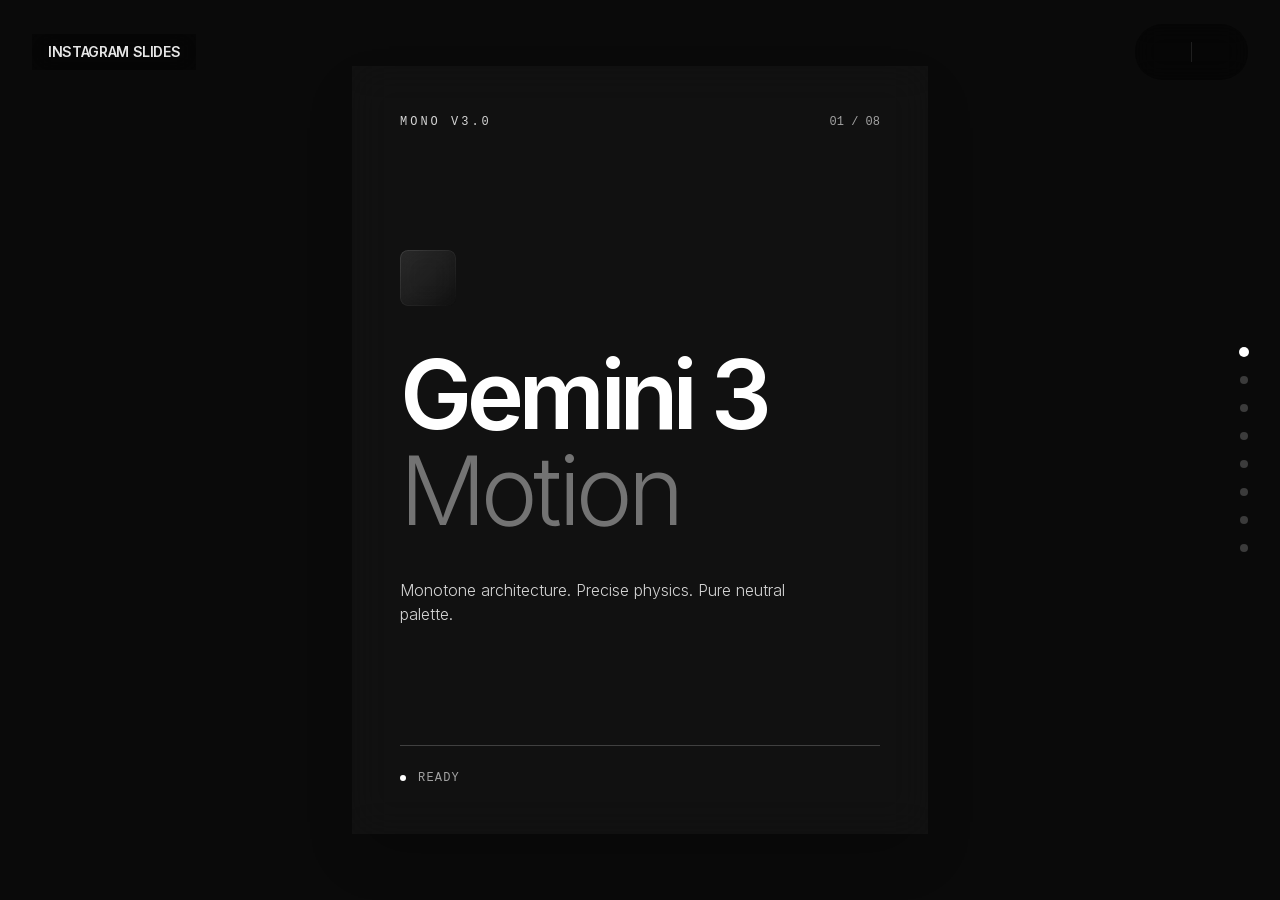
<file: animations/animations-gemini/index.html>
<html lang="en"><head><meta charset="utf-8"/>
<meta content="width=device-width, initial-scale=1.0" name="viewport"/>
<title>Gemini 3 Animation Guide - Monotone V2</title>
<!-- Scripts -->
<script src="assets/resource_3fa48481346f.js"></script>
<script src="assets/iconify-icon_e19829e7f0e8.js"></script>
<link href="assets/css2_d532a689d235.css" rel="stylesheet"/>
<style>
/* Base Setup */
:root {
--bg-deep: #050505;
}
body {
font-family: 'Inter', sans-serif;
background-color: var(--bg-deep);
color: #e5e5e5;
scrollbar-width: none;
-ms-overflow-style: none;
}
body::-webkit-scrollbar {
display: none;
}
html {
scroll-behavior: smooth;
}
/* Animations */
@keyframes animationIn {
0% { opacity: 0; transform: translateY(30px); filter: blur(10px); }
100% { opacity: 1; transform: translateY(0); filter: blur(0px); }
}
@keyframes marquee {
0% { transform: translateX(0); }
100% { transform: translateX(-50%); }
}
.animate-marquee { animation: marquee 40s linear infinite; }
@keyframes shimmer {
from { transform: translateX(-100%) skewX(-15deg); }
to { transform: translateX(200%) skewX(-15deg); }
}
@keyframes textSlide {
0% { transform: translateY(110%); opacity: 0; }
100% { transform: translateY(0); opacity: 1; }
}
.text-clip-anim span {
display: inline-block;
animation: textSlide 0.9s cubic-bezier(0.16, 1, 0.3, 1) forwards;
opacity: 0;
}
/* Flashlight Effect */
.flashlight-card { background: rgba(255, 255, 255, 0.01); }
.flashlight-card::before {
content: "";
position: absolute;
inset: 0px;
background: radial-gradient(
800px circle at var(--mouse-x) var(--mouse-y),
rgba(255, 255, 255, 0.08),
transparent 40%
);
opacity: 0;
transition: opacity 0.5s;
pointer-events: none;
z-index: 2;
}
.flashlight-card:hover::before { opacity: 1; }
/* Utility */
.glass-panel {
background: rgba(23, 23, 23, 0.6);
backdrop-filter: blur(20px);
}
</style>
<link href="assets/css2_86e10c4bcbd4.css" id="all-fonts-link-font-geist" rel="stylesheet"/><style id="all-fonts-style-font-geist">.font-geist { font-family: 'Geist', sans-serif !important; }</style><link href="assets/css2_0fc20595ebff.css" id="all-fonts-link-font-roboto" rel="stylesheet"/><style id="all-fonts-style-font-roboto">.font-roboto { font-family: 'Roboto', sans-serif !important; }</style><link href="assets/css2_23afcbef9bdd.css" id="all-fonts-link-font-montserrat" rel="stylesheet"/><style id="all-fonts-style-font-montserrat">.font-montserrat { font-family: 'Montserrat', sans-serif !important; }</style><link href="assets/css2_82ced711bf49.css" id="all-fonts-link-font-poppins" rel="stylesheet"/><style id="all-fonts-style-font-poppins">.font-poppins { font-family: 'Poppins', sans-serif !important; }</style><link href="assets/css2_fa22aa91016e.css" id="all-fonts-link-font-playfair" rel="stylesheet"/><style id="all-fonts-style-font-playfair">.font-playfair { font-family: 'Playfair Display', serif !important; }</style><link href="assets/css2_2b2d87bc82d8.css" id="all-fonts-link-font-instrument-serif" rel="stylesheet"/><style id="all-fonts-style-font-instrument-serif">.font-instrument-serif { font-family: 'Instrument Serif', serif !important; }</style><link href="assets/css2_4fef849c83da.css" id="all-fonts-link-font-merriweather" rel="stylesheet"/><style id="all-fonts-style-font-merriweather">.font-merriweather { font-family: 'Merriweather', serif !important; }</style><link href="assets/css2_a7b22b336fe1.css" id="all-fonts-link-font-bricolage" rel="stylesheet"/><style id="all-fonts-style-font-bricolage">.font-bricolage { font-family: 'Bricolage Grotesque', sans-serif !important; }</style><link href="assets/css2_0b2072b66163.css" id="all-fonts-link-font-jakarta" rel="stylesheet"/><style id="all-fonts-style-font-jakarta">.font-jakarta { font-family: 'Plus Jakarta Sans', sans-serif !important; }</style><link href="assets/css2_9b8bf743d4a8.css" id="all-fonts-link-font-manrope" rel="stylesheet"/><style id="all-fonts-style-font-manrope">.font-manrope { font-family: 'Manrope', sans-serif !important; }</style><link href="assets/css2_8e191ef32247.css" id="all-fonts-link-font-space-grotesk" rel="stylesheet"/><style id="all-fonts-style-font-space-grotesk">.font-space-grotesk { font-family: 'Space Grotesk', sans-serif !important; }</style><link href="assets/css2_70fd47a02eed.css" id="all-fonts-link-font-work-sans" rel="stylesheet"/><style id="all-fonts-style-font-work-sans">.font-work-sans { font-family: 'Work Sans', sans-serif !important; }</style><link href="assets/css2_b52fc18295f8.css" id="all-fonts-link-font-pt-serif" rel="stylesheet"/><style id="all-fonts-style-font-pt-serif">.font-pt-serif { font-family: 'PT Serif', serif !important; }</style><link href="assets/css2_62759cd015bd.css" id="all-fonts-link-font-geist-mono" rel="stylesheet"/><style id="all-fonts-style-font-geist-mono">.font-geist-mono { font-family: 'Geist Mono', monospace !important; }</style><link href="assets/css2_f495c2faa2a6.css" id="all-fonts-link-font-space-mono" rel="stylesheet"/><style id="all-fonts-style-font-space-mono">.font-space-mono { font-family: 'Space Mono', monospace !important; }</style><link href="assets/css2_6f16cdd6fd9f.css" id="all-fonts-link-font-quicksand" rel="stylesheet"/><style id="all-fonts-style-font-quicksand">.font-quicksand { font-family: 'Quicksand', sans-serif !important; }</style><link href="assets/css2_94cb6f0c406a.css" id="all-fonts-link-font-nunito" rel="stylesheet"/><style id="all-fonts-style-font-nunito">.font-nunito { font-family: 'Nunito', sans-serif !important; }</style><style id="border-gradient-shared-style">
[style*="--border-gradient"]::before {
content: "";
position: absolute;
inset: 0;
padding: 1px;
border-radius: var(--border-radius-before, inherit);
-webkit-mask: linear-gradient(#fff 0 0) content-box,
linear-gradient(#fff 0 0);
-webkit-mask-composite: xor;
mask-composite: exclude;
background: var(--border-gradient);
pointer-events: none;
}</style> <style>
/* 3D Transform utilities */
</style>
<script>
// Configure Tailwind to include our custom 3D transform utilities
tailwind.config = {
theme: {
extend: {
// Add any custom theme extensions here if needed
}
},
plugins: [
function({ addUtilities }) {
const rotateXUtilities = {};
const rotateYUtilities = {};
const rotateZUtilities = {};
const rotateValues = [0, 5, 10, 15, 20, 30, 45, 75];
// Generate rotate-x utilities
rotateValues.forEach((value) => {
rotateXUtilities[`.rotate-x-${value}`] = {
'--tw-rotate-x': `${value}deg`,
transform: `
translate3d(var(--tw-translate-x, 0), var(--tw-translate-y, 0), var(--tw-translate-z, 0))
rotateX(var(--tw-rotate-x, 0))
rotateY(var(--tw-rotate-y, 0))
rotateZ(var(--tw-rotate-z, 0))
skewX(var(--tw-skew-x, 0))
skewY(var(--tw-skew-y, 0))
scaleX(var(--tw-scale-x, 1))
scaleY(var(--tw-scale-y, 1))
`.replace(/\\s+/g, ' ').trim(),
};
if (value !== 0) {
rotateXUtilities[`.-rotate-x-${value}`] = {
'--tw-rotate-x': `-${value}deg`,
transform: `
translate3d(var(--tw-translate-x, 0), var(--tw-translate-y, 0), var(--tw-translate-z, 0))
rotateX(var(--tw-rotate-x, 0))
rotateY(var(--tw-rotate-y, 0))
rotateZ(var(--tw-rotate-z, 0))
skewX(var(--tw-skew-x, 0))
skewY(var(--tw-skew-y, 0))
scaleX(var(--tw-scale-x, 1))
scaleY(var(--tw-scale-y, 1))
`.replace(/\\s+/g, ' ').trim(),
};
}
});
// Generate rotate-y utilities
rotateValues.forEach((value) => {
rotateYUtilities[`.rotate-y-${value}`] = {
'--tw-rotate-y': `${value}deg`,
transform: `
translate3d(var(--tw-translate-x, 0), var(--tw-translate-y, 0), var(--tw-translate-z, 0))
rotateX(var(--tw-rotate-x, 0))
rotateY(var(--tw-rotate-y, 0))
rotateZ(var(--tw-rotate-z, 0))
skewX(var(--tw-skew-x, 0))
skewY(var(--tw-skew-y, 0))
scaleX(var(--tw-scale-x, 1))
scaleY(var(--tw-scale-y, 1))
`.replace(/\\s+/g, ' ').trim(),
};
if (value !== 0) {
rotateYUtilities[`.-rotate-y-${value}`] = {
'--tw-rotate-y': `-${value}deg`,
transform: `
translate3d(var(--tw-translate-x, 0), var(--tw-translate-y, 0), var(--tw-translate-z, 0))
rotateX(var(--tw-rotate-x, 0))
rotateY(var(--tw-rotate-y, 0))
rotateZ(var(--tw-rotate-z, 0))
skewX(var(--tw-skew-x, 0))
skewY(var(--tw-skew-y, 0))
scaleX(var(--tw-scale-x, 1))
scaleY(var(--tw-scale-y, 1))
`.replace(/\\s+/g, ' ').trim(),
};
}
});
// Generate rotate-z utilities
rotateValues.forEach((value) => {
rotateZUtilities[`.rotate-z-${value}`] = {
'--tw-rotate-z': `${value}deg`,
transform: `
translate3d(var(--tw-translate-x, 0), var(--tw-translate-y, 0), var(--tw-translate-z, 0))
rotateX(var(--tw-rotate-x, 0))
rotateY(var(--tw-rotate-y, 0))
rotateZ(var(--tw-rotate-z, 0))
skewX(var(--tw-skew-x, 0))
skewY(var(--tw-skew-y, 0))
scaleX(var(--tw-scale-x, 1))
scaleY(var(--tw-scale-y, 1))
`.replace(/\\s+/g, ' ').trim(),
};
if (value !== 0) {
rotateZUtilities[`.-rotate-z-${value}`] = {
'--tw-rotate-z': `-${value}deg`,
transform: `
translate3d(var(--tw-translate-x, 0), var(--tw-translate-y, 0), var(--tw-translate-z, 0))
rotateX(var(--tw-rotate-x, 0))
rotateY(var(--tw-rotate-y, 0))
rotateZ(var(--tw-rotate-z, 0))
skewX(var(--tw-skew-x, 0))
skewY(var(--tw-skew-y, 0))
scaleX(var(--tw-scale-x, 1))
scaleY(var(--tw-scale-y, 1))
`.replace(/\\s+/g, ' ').trim(),
};
}
});
// Perspective utilities
const perspectiveUtilities = {
".perspective-none": { perspective: "none" },
".perspective-dramatic": { perspective: "100px" },
".perspective-near": { perspective: "300px" },
".perspective-normal": { perspective: "500px" },
".perspective-midrange": { perspective: "800px" },
".perspective-distant": { perspective: "1200px" },
};
// Transform style utilities
const transformStyleUtilities = {
".transform-style-preserve-3d": { "transform-style": "preserve-3d" },
".transform-style-flat": { "transform-style": "flat" },
};
addUtilities({
...rotateXUtilities,
...rotateYUtilities,
...rotateZUtilities,
...perspectiveUtilities,
...transformStyleUtilities,
});
}
]
};
</script></head>
<body class="antialiased selection:bg-white/20 selection:text-white relative bg-neutral-950 overflow-hidden">
<!-- Fixed Header -->
<header class="fixed top-0 left-0 right-0 z-[60] px-4 md:px-8 py-4 md:py-6 flex justify-between items-center pointer-events-none">
<div class="pointer-events-auto">
<h1 class="text-xs md:text-sm font-semibold tracking-tight text-white uppercase opacity-90 backdrop-blur-md px-3 md:px-4 py-2 rounded-none bg-black/40">
                Instagram Slides
            </h1>
</div>
<div class="pointer-events-auto flex items-center gap-2 backdrop-blur-md p-2 rounded-full bg-black/40">
<button class="w-8 h-8 md:w-10 md:h-10 flex items-center justify-center rounded-full hover:bg-white/10 transition-colors text-white/70 hover:text-white" onclick="navigateSlide(-1)">
<iconify-icon class="md:w-6 md:h-6" icon="solar:alt-arrow-up-bold-duotone" width="20"></iconify-icon>
</button>
<div class="w-[1px] h-4 md:h-5 bg-white/10"></div>
<button class="w-8 h-8 md:w-10 md:h-10 flex items-center justify-center rounded-full hover:bg-white/10 transition-colors text-white/70 hover:text-white" onclick="navigateSlide(1)">
<iconify-icon class="md:w-6 md:h-6" icon="solar:alt-arrow-down-bold-duotone" width="20"></iconify-icon>
</button>
</div>
</header>
<!-- Navigation Dots (Hidden on Mobile) -->
<div class="fixed right-8 top-1/2 -translate-y-1/2 z-[60] hidden md:flex flex-col gap-5" id="nav-dots">
<a aria-label="Go to slide 1" class="nav-dot w-2 h-2 rounded-full hover:bg-white transition-all duration-300" href="#section-1"></a>
<a aria-label="Go to slide 2" class="nav-dot w-2 h-2 rounded-full hover:bg-white transition-all duration-300" href="#section-2"></a>
<a aria-label="Go to slide 3" class="nav-dot w-2 h-2 rounded-full hover:bg-white transition-all duration-300" href="#section-3"></a>
<a aria-label="Go to slide 4" class="nav-dot w-2 h-2 rounded-full hover:bg-white transition-all duration-300" href="#section-4"></a>
<a aria-label="Go to slide 5" class="nav-dot w-2 h-2 rounded-full hover:bg-white transition-all duration-300" href="#section-5"></a>
<a aria-label="Go to slide 6" class="nav-dot w-2 h-2 rounded-full hover:bg-white transition-all duration-300" href="#section-6"></a>
<a aria-label="Go to slide 7" class="nav-dot w-2 h-2 rounded-full hover:bg-white transition-all duration-300" href="#section-7"></a>
<a aria-label="Go to slide 8" class="nav-dot w-2 h-2 rounded-full hover:bg-white transition-all duration-300" href="#section-8"></a>
</div>
<!-- Scroll Container -->
<main class="overflow-y-scroll snap-y snap-mandatory scroll-smooth w-full h-screen relative" id="main-scroll">
<!-- Slide 1: Cover -->
<section class="snap-start shrink-0 flex w-full h-screen pt-0 pr-0 pb-0 pl-0 relative items-center justify-center" data-index="0" id="section-1">
<div class="h-full md:h-auto md:aspect-[3/4] glass-panel overflow-hidden flex flex-col group bg-center w-full max-w-none md:max-w-xl bg-cover rounded-none pt-20 md:pt-12 pr-6 md:pr-12 pb-12 pl-6 md:pl-12 relative shadow-2xl justify-between bg-[url(https://hoirqrkdgbmvpwutwuwj.supabase.co/storage/v1/object/public/assets/assets/53970266-f8db-425c-8883-5535f3e41c4d_1600w.webp)]" style="transition: outline 0.1s ease-in-out;">
<div class="flex justify-between items-center opacity-70 animate-on-scroll [animation:animationIn_0.8s_ease-out_0.1s_both] animate">
<span class="text-xs uppercase tracking-[0.25em] font-mono text-neutral-300">Mono V3.0</span>
<span class="text-xs font-mono text-neutral-400">01 / 08</span>
</div>
<div class="relative z-10 space-y-6 md:space-y-10">
<div class="flex animate-on-scroll [animation:animationIn_0.8s_ease-out_0.2s_both] animate bg-gradient-to-br from-white/10 to-white/0 w-12 h-12 md:w-14 md:h-14 rounded-lg mb-4 md:mb-6 backdrop-blur-md items-center justify-center" style="position: relative; --border-gradient: linear-gradient(135deg, rgba(255, 255, 255, 0.1), rgba(255, 255, 255, 0)); --border-radius-before: 8px">
<!-- Solar Icon -->
<iconify-icon class="text-2xl md:text-3xl text-white" icon="solar:stars-minimalistic-bold-duotone"></iconify-icon>
</div>
<h1 class="leading-[0.9] animate-on-scroll [animation:animationIn_0.8s_ease-out_0.3s_both] animate text-6xl md:text-8xl font-semibold text-white tracking-tighter">
          Gemini 3<br/>
<span class="font-light text-neutral-500">Motion</span>
</h1>
<p class="leading-relaxed animate-on-scroll [animation:animationIn_0.8s_ease-out_0.4s_both] animate text-sm md:text-base font-light text-neutral-300 max-w-[90%]">
          Monotone architecture. Precise physics. Pure neutral palette.
        </p>
</div>
<div class="space-y-6 animate-on-scroll [animation:animationIn_0.8s_ease-out_0.6s_both] animate">
<div class="h-[1px] w-full bg-white/20"></div>
<div class="flex justify-between items-end">
<div class="flex items-center gap-3 text-xs text-neutral-400 font-mono uppercase tracking-widest">
<span class="w-1.5 h-1.5 bg-white rounded-full animate-pulse"></span>
            Ready
          </div>
<iconify-icon class="text-2xl text-white animate-bounce" icon="solar:arrow-down-bold-duotone"></iconify-icon>
</div>
</div>
</div>
</section>
<!-- Slide 2: Intro -->
<section class="snap-start shrink-0 flex w-full h-screen pt-0 pr-0 pb-0 pl-0 relative items-center justify-center" data-index="1" id="section-2">
<div class="h-full md:h-auto md:aspect-[3/4] glass-panel overflow-hidden flex flex-col bg-center w-full bg-[url(https://hoirqrkdgbmvpwutwuwj.supabase.co/storage/v1/object/public/assets/assets/d1e715c0-e250-4e7f-a4f5-433e96d81f31_1600w.webp)] max-w-none md:max-w-xl bg-cover rounded-none pt-20 md:pt-12 pr-6 md:pr-12 pb-12 pl-6 md:pl-12 relative">
<span class="text-xs uppercase tracking-[0.25em] font-mono text-neutral-400 mb-6 md:mb-10 block animate-on-scroll [animation:animationIn_0.8s_ease-out_0.1s_both]">02 — Intro</span>
<h2 class="animate-on-scroll [animation:animationIn_0.8s_ease-out_0.2s_both] text-4xl md:text-6xl font-medium text-white tracking-tight mb-4 md:mb-6">
        Enhance with<br/><span class="text-neutral-500">Motion</span></h2>
<p class="text-sm md:text-base text-neutral-400 mb-8 md:mb-12 leading-relaxed max-w-md animate-on-scroll [animation:animationIn_0.8s_ease-out_0.3s_both]">
        Structure: Hero intro, hover interactions, reveal.
      </p>
<div class="flex-1 bg-neutral-900/60 rounded-none p-4 md:p-6 relative overflow-hidden group animate-on-scroll [animation:animationIn_0.8s_ease-out_0.4s_both]">
<div class="bg-center bg-gradient-to-br from-black/10 to-black/0 opacity-100 absolute top-0 right-0 bottom-0 left-0 backdrop-blur-lg">
</div>
<div class="z-10 mt-2 relative space-y-4">
<div class="animate-on-scroll [animation:animationIn_0.8s_ease-out_0.5s_both] bg-gradient-to-br from-white/10 to-white/0 w-2/3 h-8 rounded-none backdrop-blur">
</div>
<div class="animate-on-scroll [animation:animationIn_0.8s_ease-out_0.6s_both] bg-gradient-to-br from-white/10 to-white/0 w-full h-16 md:h-24 rounded-none backdrop-blur">
</div>
<div class="flex gap-3">
<div class="animate-on-scroll [animation:animationIn_0.8s_ease-out_0.7s_both] bg-gradient-to-br from-white/10 to-white/0 w-1/2 h-16 md:h-20 rounded-none backdrop-blur">
</div>
<div class="animate-on-scroll [animation:animationIn_0.8s_ease-out_0.8s_both] bg-gradient-to-br from-white/10 to-white/0 w-1/2 h-16 md:h-20 rounded-none backdrop-blur">
</div>
</div>
</div>
<div class="absolute bottom-6 left-6 right-6 bg-black/80 backdrop-blur-md p-4 rounded-none animate-on-scroll [animation:animationIn_0.8s_ease-out_1s_both]">
<p class="leading-tight text-xs md:text-base text-neutral-300 font-mono">
            "Animate when in view: fade in, slide in, blur in..."
          </p>
</div>
</div>
</div>
</section>
<!-- Slide 3: Buttons -->
<section class="snap-start shrink-0 flex w-full h-screen pt-0 pr-0 pb-0 pl-0 relative items-center justify-center" data-index="2" id="section-3">
<div class="h-full md:h-auto md:aspect-[3/4] glass-panel overflow-hidden flex flex-col bg-center w-full bg-[url(https://hoirqrkdgbmvpwutwuwj.supabase.co/storage/v1/object/public/assets/assets/6ea6d66c-a7a6-4548-9b3f-680a206078c3_1600w.webp)] max-w-none md:max-w-xl bg-cover rounded-none pt-20 md:pt-12 pr-6 md:pr-12 pb-12 pl-6 md:pl-12 relative items-center justify-center">
<div class="absolute top-20 md:top-12 left-6 md:left-12 right-6 md:right-12">
<span class="text-xs uppercase tracking-[0.25em] font-mono text-neutral-400">03 — Buttons</span>
<h2 class="text-4xl md:text-5xl font-medium text-white tracking-tight mt-4">Beam Animation</h2>
</div>
<div class="group animate-on-scroll [animation:animationIn_0.8s_ease-out_0.3s_both] mt-20 md:mt-80 relative scale-110 md:scale-125">
<div class="-inset-2 group-hover:opacity-100 transition duration-500 bg-neutral-600/30 opacity-0 rounded-full absolute blur-xl">
</div>
<!-- Shimmer Beam Animation Layer -->
<div class="absolute -inset-[1px] rounded-full overflow-hidden opacity-0 group-hover:opacity-100 transition duration-500 pointer-events-none">
<div class="absolute top-1/2 left-1/2 -translate-x-1/2 -translate-y-1/2 w-[300%] h-[300%] bg-[conic-gradient(from_0deg,transparent_0_340deg,white_360deg)] animate-[spin_2s_linear_infinite]"></div>
</div>
<button class="group relative z-10 flex items-center justify-center overflow-hidden rounded-full p-[1px] leading-none">
<span class="absolute inset-[-1000%] animate-[spin_2s_linear_infinite] bg-[conic-gradient(from_0deg,transparent_0_340deg,white_360deg)]"></span>
<span class="relative flex h-full w-full items-center rounded-full bg-black pt-4 pr-10 pb-4 pl-10 ring-1 ring-white/10">
<span class="absolute inset-0 overflow-hidden rounded-full">
<span class="absolute top-0 left-0 h-full w-full -skew-x-12 bg-gradient-to-r from-transparent via-white/20 to-transparent opacity-0 group-hover:animate-[shimmer_1.5s_infinite] group-hover:opacity-100"></span>
</span>
<span class="relative z-10 flex items-center">
<span class="text-lg font-medium tracking-wide text-white">Get Access</span>
</span>
<span class="relative z-10 ml-4 flex items-center text-neutral-500 transition duration-200 group-hover:translate-x-1 group-hover:text-white">
<iconify-icon class="text-2xl" icon="solar:arrow-right-bold-duotone"></iconify-icon>
</span>
</span>
</button>
</div>
<div class="mt-20 p-6 border-l-2 border-white/20 rounded-none w-full animate-on-scroll [animation:animationIn_0.8s_ease-out_0.5s_both]">
<p class="leading-relaxed text-sm md:text-base text-neutral-400 font-mono">
<span class="text-white">Prompt:</span> "Add a 1px shimmer beam animation around the pill-shaped button on
          hover."
        </p>
</div>
</div>
</section>
<!-- Slide 4: Typography -->
<section class="h-screen w-full snap-start shrink-0 flex items-center justify-center relative p-0" data-index="3" id="section-4">
<div class="h-full md:h-auto md:aspect-[3/4] glass-panel overflow-hidden flex flex-col bg-neutral-900/50 w-full max-w-none md:max-w-xl rounded-none pt-20 md:pt-12 pr-6 md:pr-12 pb-12 pl-6 md:pl-12 relative justify-center">
<span class="absolute top-20 md:top-12 left-6 md:left-12 text-xs uppercase tracking-[0.25em] font-mono text-neutral-500 animate-on-scroll [animation:animationIn_0.8s_ease-out_0.1s_both]">04 — Typography</span>
<div class="space-y-1">
<div class="flex animate-on-scroll [animation:animationIn_0.8s_ease-out_0.2s_both]">
<h2 class="text-5xl md:text-7xl font-semibold text-white tracking-tighter" style="animation-delay: 0s">Clip-path</h2>
</div>
<div class="flex animate-on-scroll [animation:animationIn_0.8s_ease-out_0.3s_both]">
<h2 class="text-5xl md:text-7xl font-semibold text-neutral-600 tracking-tighter" style="animation-delay: 0.1s">Typography</h2>
</div>
<div class="flex animate-on-scroll [animation:animationIn_0.8s_ease-out_0.4s_both]">
<h2 class="text-5xl md:text-7xl font-semibold text-neutral-800 tracking-tighter" style="animation-delay: 0.2s">Animation</h2>
</div>
</div>
<div class="animate-on-scroll [animation:animationIn_0.8s_ease-out_0.6s_both] text-sm md:text-base font-light text-neutral-500 border-neutral-800 border-l-2 mt-16 pl-6">
        "Add a vertical text clip slide down animation letter by letter"
      </div>
</div>
</section>
<!-- Slide 5: Logos -->
<section class="snap-start shrink-0 flex w-full h-screen pt-0 pr-0 pb-0 pl-0 relative items-center justify-center" data-index="4" id="section-5">
<div class="h-full md:h-auto md:aspect-[3/4] glass-panel overflow-hidden flex flex-col w-full max-w-none md:max-w-xl rounded-none p-0 relative justify-center bg-neutral-900/40">
<div class="p-6 md:p-12 pb-0">
<span class="text-xs uppercase tracking-[0.25em] font-mono text-neutral-500 animate-on-scroll [animation:animationIn_0.8s_ease-out_0.1s_both]">05 — Social Proof</span>
<h2 class="text-4xl md:text-5xl font-medium tracking-tight mt-4 mb-8 md:mb-16 text-white animate-on-scroll [animation:animationIn_0.8s_ease-out_0.2s_both]">
          Infinite Loop</h2>
</div>
<div class="relative w-full py-12 md:py-16 border-y border-white/5 bg-black/40 animate-on-scroll [animation:animationIn_0.8s_ease-out_0.4s_both]">
<div class="absolute left-0 top-0 bottom-0 w-12 md:w-24 z-10 bg-gradient-to-r from-[#0d0d0d] to-transparent"></div>
<div class="absolute right-0 top-0 bottom-0 w-12 md:w-24 z-10 bg-gradient-to-l from-[#0d0d0d] to-transparent"></div>
<div class="flex overflow-hidden w-full">
<div class="flex animate-marquee whitespace-nowrap gap-8 md:gap-16 items-center">
<!-- Brand icons -->
<iconify-icon class="text-2xl md:text-3xl text-neutral-400" icon="simple-icons:nvidia"></iconify-icon>
<iconify-icon class="text-2xl md:text-3xl text-neutral-400" icon="simple-icons:linear"></iconify-icon>
<iconify-icon class="text-2xl md:text-3xl text-neutral-400" icon="simple-icons:vercel"></iconify-icon>
<iconify-icon class="text-2xl md:text-3xl text-neutral-400" icon="simple-icons:apple"></iconify-icon>
<iconify-icon class="text-4xl md:text-5xl text-neutral-400" icon="simple-icons:stripe"></iconify-icon>
<iconify-icon class="text-4xl md:text-5xl text-neutral-400" icon="simple-icons:spacex"></iconify-icon>
<iconify-icon class="text-2xl md:text-3xl text-neutral-400" icon="simple-icons:nvidia"></iconify-icon>
<iconify-icon class="text-2xl md:text-3xl text-neutral-400" icon="simple-icons:linear"></iconify-icon>
<iconify-icon class="text-2xl md:text-3xl text-neutral-400" icon="simple-icons:vercel"></iconify-icon>
<iconify-icon class="text-2xl md:text-3xl text-neutral-400" icon="simple-icons:apple"></iconify-icon>
<iconify-icon class="text-4xl md:text-5xl text-neutral-400" icon="simple-icons:stripe"></iconify-icon>
<iconify-icon class="text-4xl md:text-5xl text-neutral-400" icon="simple-icons:spacex"></iconify-icon>
</div>
</div>
</div>
<div class="pt-8 pr-6 md:pr-12 pb-12 pl-6 md:pl-12">
<p class="animate-on-scroll [animation:animationIn_0.8s_ease-out_0.6s_both] text-sm md:text-base text-neutral-400 font-mono">
          "Add a marquis infinite loop slow animation using alpha mask"
        </p>
</div>
</div>
</section>
<!-- Slide 6: Switching -->
<section class="h-screen w-full snap-start shrink-0 flex items-center justify-center relative p-0" data-index="5" id="section-6">
<div class="h-full md:h-auto md:aspect-[3/4] glass-panel overflow-hidden flex flex-col bg-center w-full bg-[url(https://hoirqrkdgbmvpwutwuwj.supabase.co/storage/v1/object/public/assets/assets/47ccf769-0cb4-4a95-804e-cc919fd6d449_1600w.webp)] max-w-none md:max-w-xl bg-cover rounded-none pt-20 md:pt-12 pr-6 md:pr-12 pb-12 pl-6 md:pl-12 relative items-center justify-center">
<span class="absolute top-20 md:top-12 left-6 md:left-12 text-xs uppercase tracking-[0.25em] font-mono text-neutral-500 animate-on-scroll [animation:animationIn_0.8s_ease-out_0.1s_both]">06 — Switching</span>
<div class="flex animate-on-scroll [animation:animationIn_0.8s_ease-out_0.3s_both] w-full h-80 relative perspective-1000 items-center justify-center">
<div class="absolute w-[80%] h-[80%] bg-neutral-800/80 backdrop-blur rounded-none -translate-y-6 scale-95 opacity-40">
</div>
<div class="flex flex-col transition-all duration-500 hover:scale-[1.02] z-10 bg-stone-950 w-[85%] h-[85%] ring-white/10 ring-1 rounded-none pt-8 pr-8 pb-8 pl-8 absolute shadow-2xl">
<div class="flex bg-gradient-to-br from-white/10 to-white/0 w-12 h-12 rounded-none mb-6 items-center justify-center">
<iconify-icon class="text-2xl text-white" icon="solar:database-bold-duotone"></iconify-icon>
</div>
<div class="bg-gradient-to-br from-white/10 to-white/0 w-16 h-3 rounded-sm mb-6"></div>
<div class="bg-gradient-to-br from-white/10 to-white/0 w-full h-3 rounded-sm mb-3"></div>
<div class="bg-gradient-to-br from-white/10 to-white/0 w-2/3 h-3 rounded-sm"></div>
</div>
<div class="absolute -bottom-12 flex gap-6">
<button class="flex hover:bg-white hover:text-black transition-colors text-neutral-400 bg-neutral-900 w-12 h-12 rounded-full items-center justify-center" style="position: relative; --border-gradient: linear-gradient(135deg, rgba(255, 255, 255, 0.1), rgba(255, 255, 255, 0)); --border-radius-before: 9999px">
<iconify-icon class="text-xl" icon="solar:arrow-left-bold-duotone"></iconify-icon>
</button>
<button class="flex hover:bg-white hover:text-black transition-colors text-neutral-400 bg-neutral-900 w-12 h-12 rounded-full items-center justify-center" style="position: relative; --border-gradient: linear-gradient(135deg, rgba(255, 255, 255, 0.1), rgba(255, 255, 255, 0)); --border-radius-before: 9999px">
<iconify-icon class="text-xl" icon="solar:arrow-right-bold-duotone"></iconify-icon>
</button>
</div>
</div>
<div class="mt-24 pt-8 pr-6 md:pr-12 pb-12 pl-6 md:pl-12">
<p class="animate-on-scroll [animation:animationIn_0.8s_ease-out_0.6s_both] text-sm md:text-base text-neutral-400 font-mono">"Animate the cards to rotate between 3 cards in a loop. Add prev/next arrows to switch between cards."</p>
</div></div>
</section>
<!-- Slide 7: Interaction -->
<section class="h-screen w-full snap-start shrink-0 flex items-center justify-center relative p-0" data-index="6" id="section-7">
<div class="h-full md:h-auto md:aspect-[3/4] glass-panel overflow-hidden flex flex-col bg-center w-full bg-[url(https://hoirqrkdgbmvpwutwuwj.supabase.co/storage/v1/object/public/assets/assets/7b8e6a1f-44f9-49ef-a26c-bf0d87724acf_1600w.webp)] max-w-none md:max-w-xl bg-cover rounded-none pt-20 md:pt-12 pr-6 md:pr-12 pb-12 pl-6 md:pl-12 relative justify-center">
<span class="absolute top-20 md:top-12 left-6 md:left-12 text-xs uppercase tracking-[0.25em] font-mono text-neutral-500 animate-on-scroll [animation:animationIn_0.8s_ease-out_0.1s_both]">07 — Interaction</span>
<h2 class="text-4xl md:text-5xl font-medium tracking-tight mb-8 md:mb-12 text-white animate-on-scroll [animation:animationIn_0.8s_ease-out_0.2s_both]">
        Flashlight Reveal</h2>
<div class="grid grid-cols-2 gap-x-4 md:gap-x-6 gap-y-4 md:gap-y-6">
<div class="flashlight-card relative aspect-square border-0 bg-neutral-900/60 ring-1 ring-white/5 rounded-none p-4 md:p-6 flex flex-col justify-end group overflow-hidden animate-on-scroll [animation:animationIn_0.8s_ease-out_0.4s_both]" onmousemove="const rect = this.getBoundingClientRect(); this.style.setProperty('--mouse-x', `${event.clientX - rect.left}px`); this.style.setProperty('--mouse-y', `${event.clientY - rect.top}px`);">
<iconify-icon class="text-3xl md:text-5xl text-neutral-500 mb-2 md:mb-4 group-hover:text-white transition-colors duration-500" icon="solar:layers-minimalistic-bold-duotone"></iconify-icon>
<div class="text-xs md:text-sm text-neutral-400 font-medium tracking-wide">Hover Me</div>
</div>
<div class="flashlight-card aspect-square flex flex-col group overflow-hidden animate-on-scroll [animation:animationIn_0.8s_ease-out_0.6s_both] bg-neutral-900/60 border-0 ring-white/5 ring-1 rounded-none p-4 md:p-6 relative backdrop-blur justify-end" onmousemove="const rect = this.getBoundingClientRect(); this.style.setProperty('--mouse-x', `${event.clientX - rect.left}px`); this.style.setProperty('--mouse-y', `${event.clientY - rect.top}px`);" style="--mouse-x: 106.5px; --mouse-y: 219px;">
<iconify-icon class="text-3xl md:text-5xl text-neutral-500 mb-2 md:mb-4 group-hover:text-white transition-colors duration-500" icon="solar:cpu-bold-duotone"></iconify-icon>
<div class="text-xs md:text-sm text-neutral-400 font-medium tracking-wide">Trace Border</div>
</div>
</div>
<div class="mt-8 md:mt-10 text-xs text-neutral-500 font-mono animate-on-scroll [animation:animationIn_0.8s_ease-out_0.8s_both]">
        "Add a subtle flashlight effect on hover/mouse position to background."
      </div>
</div>
</section>
<!-- Slide 8: End -->
<section class="h-screen w-full snap-start shrink-0 flex items-center justify-center relative p-0" data-index="7" id="section-8">
<div class="h-full md:h-auto md:aspect-[3/4] glass-panel overflow-hidden flex flex-col bg-center w-full bg-[url(https://hoirqrkdgbmvpwutwuwj.supabase.co/storage/v1/object/public/assets/assets/67df17f7-9681-4bd3-927b-ac569042a884_1600w.webp)] max-w-none md:max-w-xl bg-cover rounded-none pt-0 pr-0 pb-0 pl-0 relative justify-between">
<div class="p-6 md:p-12 pt-20 md:pt-12">
<span class="text-xs uppercase tracking-[0.25em] font-mono text-neutral-500 animate-on-scroll [animation:animationIn_0.8s_ease-out_0.1s_both]">08 — End</span>
<h1 class="animate-on-scroll [animation:animationIn_0.8s_ease-out_0.2s_both] text-5xl md:text-7xl font-medium text-white tracking-tighter mt-6 mb-4">
          Build Better<br/>Interfaces.</h1>
</div>
<div class="overflow-hidden mask-image-gradient animate-on-scroll [animation:animationIn_0.8s_ease-out_0.4s_both] h-48 md:h-56 z-10 relative" style="mask-image: linear-gradient(180deg, transparent, black 20%, black 95%, transparent); -webkit-mask-image: linear-gradient(180deg, transparent, black 20%, black 95%, transparent);">
<div class="space-y-4 p-6 md:p-8 opacity-60 grayscale hover:grayscale-0 transition-all duration-700">
<div class="bg-gradient-to-br from-black/0 via-black/10 to-black/0 ring-white/5 ring-1 rounded-none px-4 py-4 md:px-6 md:py-6 backdrop-blur-sm">
<p class="text-sm md:text-base text-neutral-300">"The beam effect is subtle but changes everything."</p>
</div>
<div class="bg-gradient-to-br from-black/0 via-black/10 to-black/0 ring-white/5 ring-1 rounded-none ml-4 md:ml-8 px-4 py-4 md:px-6 md:py-6 backdrop-blur-sm">
<p class="text-sm md:text-base text-neutral-300">"Gemini 3 understands motion physics."</p>
</div>
<div class="bg-gradient-to-br from-black/0 via-black/10 to-black/0 rounded-none ring-white/5 ring-1 px-4 py-4 md:px-6 md:py-6 backdrop-blur-sm">
<p class="text-xs md:text-sm text-neutral-300">"Cleanest implementation of glassmorphism."</p>
</div>
</div>
</div>
<div class="animate-on-scroll [animation:animationIn_0.8s_ease-out_0.6s_both] bg-gradient-to-t from-black/90 to-transparent p-6 md:p-12 pb-12">
<button class="w-full group relative flex items-center justify-center gap-3 bg-white text-black py-4 md:py-5 rounded-none overflow-hidden hover:bg-neutral-200 transition-colors">
<span class="text-xs md:text-sm font-bold uppercase tracking-widest z-10">Follow @mengto</span>
<iconify-icon class="text-xl md:text-2xl z-10 group-hover:translate-x-1 group-hover:-translate-y-1 transition-transform" icon="solar:arrow-right-up-bold-duotone"></iconify-icon>
</button>
</div>
</div>
</section>
</main>
<script>
        // Existing Animation Observer
        (function () {
            const style = document.createElement("style");
            style.textContent = `
            .animate-on-scroll { animation-play-state: paused !important; }
            .animate-on-scroll.animate { animation-play-state: running !important; }
            `;
            document.head.appendChild(style);

            const once = true;

            if (!window.__inViewIO) {
            window.__inViewIO = new IntersectionObserver((entries) => {
                entries.forEach((entry) => {
                if (entry.isIntersecting) {
                    entry.target.classList.add("animate");
                    if (once) window.__inViewIO.unobserve(entry.target);
                }
                });
            }, { threshold: 0.2 });
            }

            window.initInViewAnimations = function (selector = ".animate-on-scroll") {
            document.querySelectorAll(selector).forEach((el) => {
                window.__inViewIO.observe(el);
            });
            };

            document.addEventListener("DOMContentLoaded", () => initInViewAnimations());
        })();

        // Navigation Logic
        const sections = document.querySelectorAll('section');
        const dots = document.querySelectorAll('.nav-dot');
        const scroller = document.getElementById('main-scroll');
        let currentSectionIndex = 0;

        // Update Active Dot based on scroll
        const navObserver = new IntersectionObserver((entries) => {
            entries.forEach(entry => {
                if (entry.isIntersecting) {
                    const index = parseInt(entry.target.getAttribute('data-index'));
                    currentSectionIndex = index;
                    
                    // Update dots
                    dots.forEach(d => {
                        d.classList.remove('bg-white', 'scale-125');
                        d.classList.add('bg-white/20');
                    });
                    
                    // Highlight current dot
                    if(dots[index]) {
                        dots[index].classList.remove('bg-white/20');
                        dots[index].classList.add('bg-white', 'scale-125');
                    }
                }
            });
        }, { threshold: 0.5 });

        sections.forEach(section => navObserver.observe(section));

        // Arrow Navigation
        window.navigateSlide = function(direction) {
            let nextIndex = currentSectionIndex + direction;
            
            // Clamp
            if (nextIndex < 0) nextIndex = 0;
            if (nextIndex >= sections.length) nextIndex = sections.length - 1;
            
            // Scroll
            const target = sections[nextIndex];
            if(target) {
                target.scrollIntoView({ behavior: 'smooth' });
            }
        }
    </script>
<script data-img-fallback-handler="">!function(){var f=["https://hoirqrkdgbmvpwutwuwj.supabase.co/storage/v1/object/public/assets/assets/917d6f93-fb36-439a-8c48-884b67b35381_1600w.jpg","https://hoirqrkdgbmvpwutwuwj.supabase.co/storage/v1/object/public/assets/assets/4734259a-bad7-422f-981e-ce01e79184f2_1600w.jpg","https://hoirqrkdgbmvpwutwuwj.supabase.co/storage/v1/object/public/assets/assets/c543a9e1-f226-4ced-80b0-feb8445a75b9_1600w.jpg","https://hoirqrkdgbmvpwutwuwj.supabase.co/storage/v1/object/public/assets/assets/5bab247f-35d9-400d-a82b-fd87cfe913d2_1600w.webp","https://hoirqrkdgbmvpwutwuwj.supabase.co/storage/v1/object/public/assets/assets/30104e3c-5eea-4b93-93e9-5313698a7156_1600w.webp"],h=new Set;function g(s){for(var x=0,i=0;i<s.length;i++)x=(x<<5)-x+s.charCodeAt(i)|0;return f[Math.abs(x)%f.length]}function r(t){var s=t.src;if(s&&!h.has(s)){h.add(s);t.src=g(s)}}window.addEventListener("error",function(e){var t=e.target;if(t&&t.tagName==="IMG")r(t)},!0);function c(){document.querySelectorAll("img").forEach(function(i){if(i.complete&&!i.naturalWidth&&i.src)r(i)})}if(document.readyState==="loading")document.addEventListener("DOMContentLoaded",c);else c()}()</script></body></html>
</file>
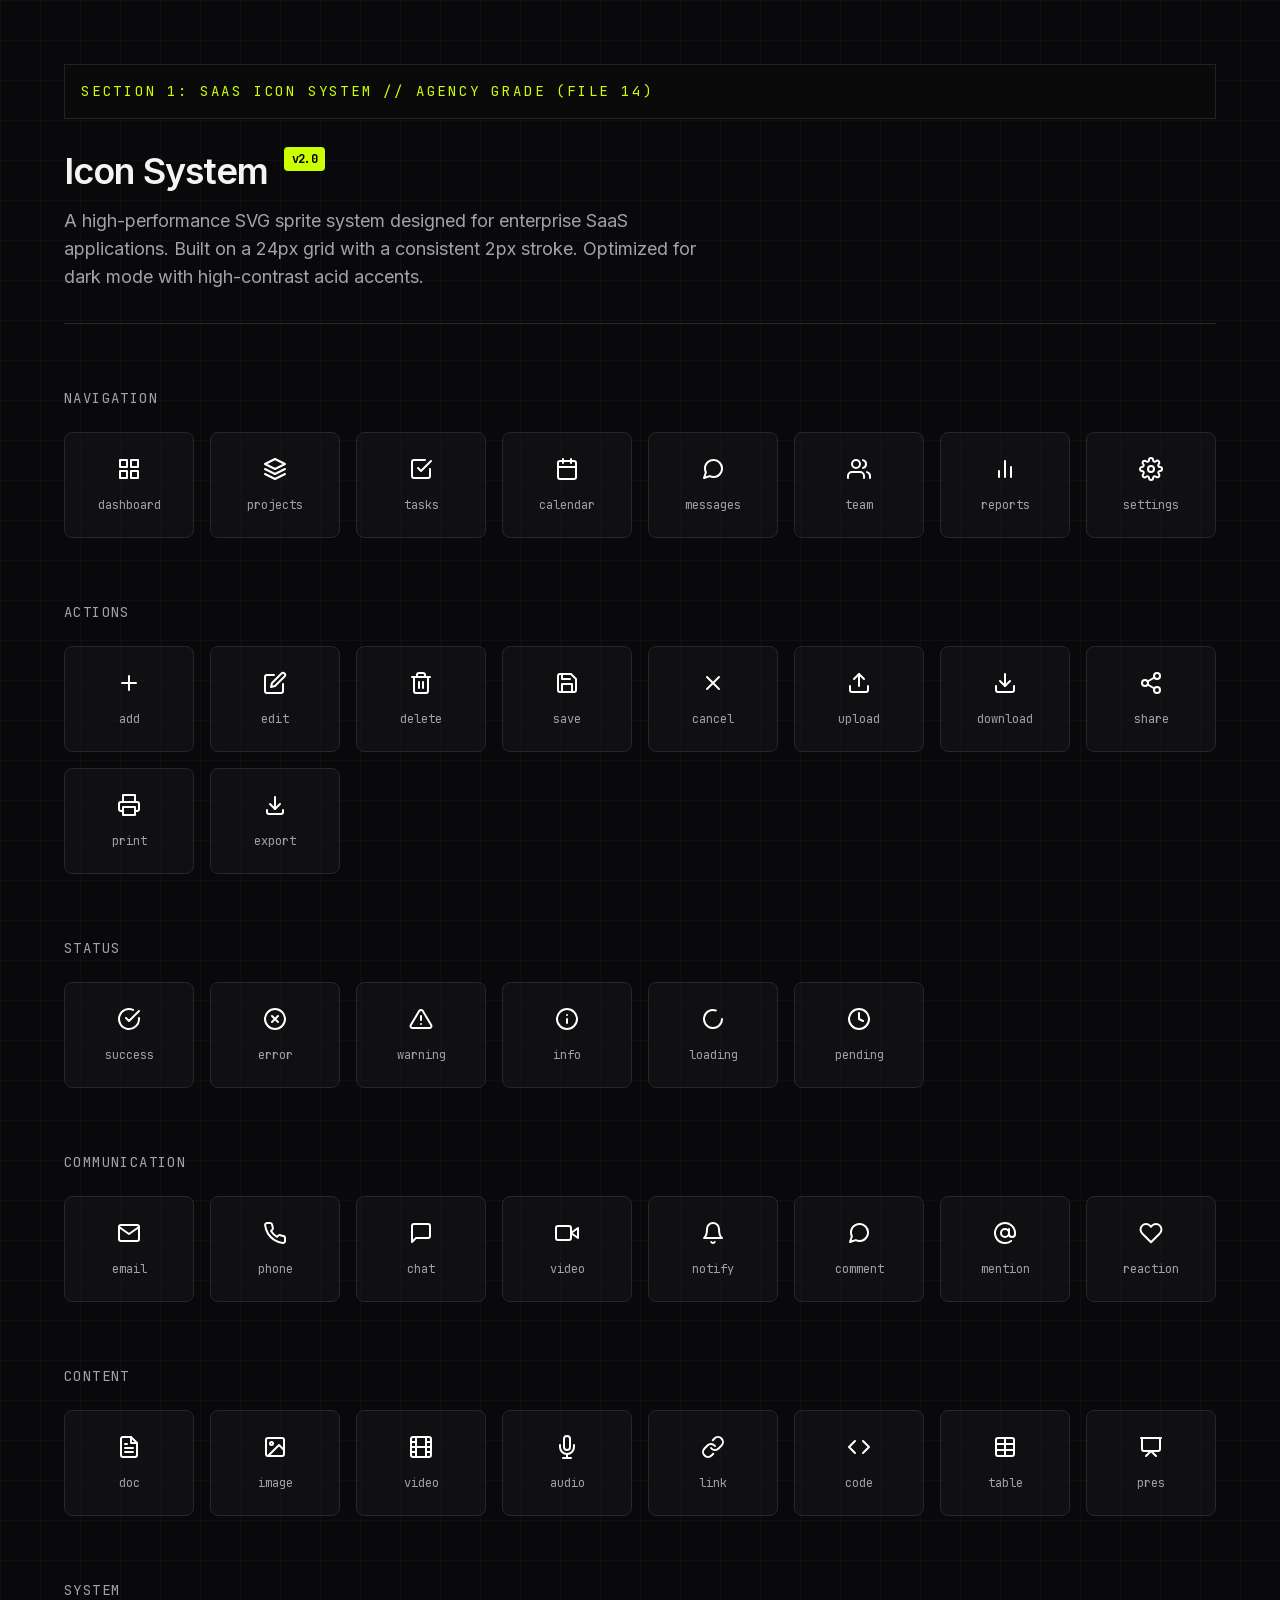
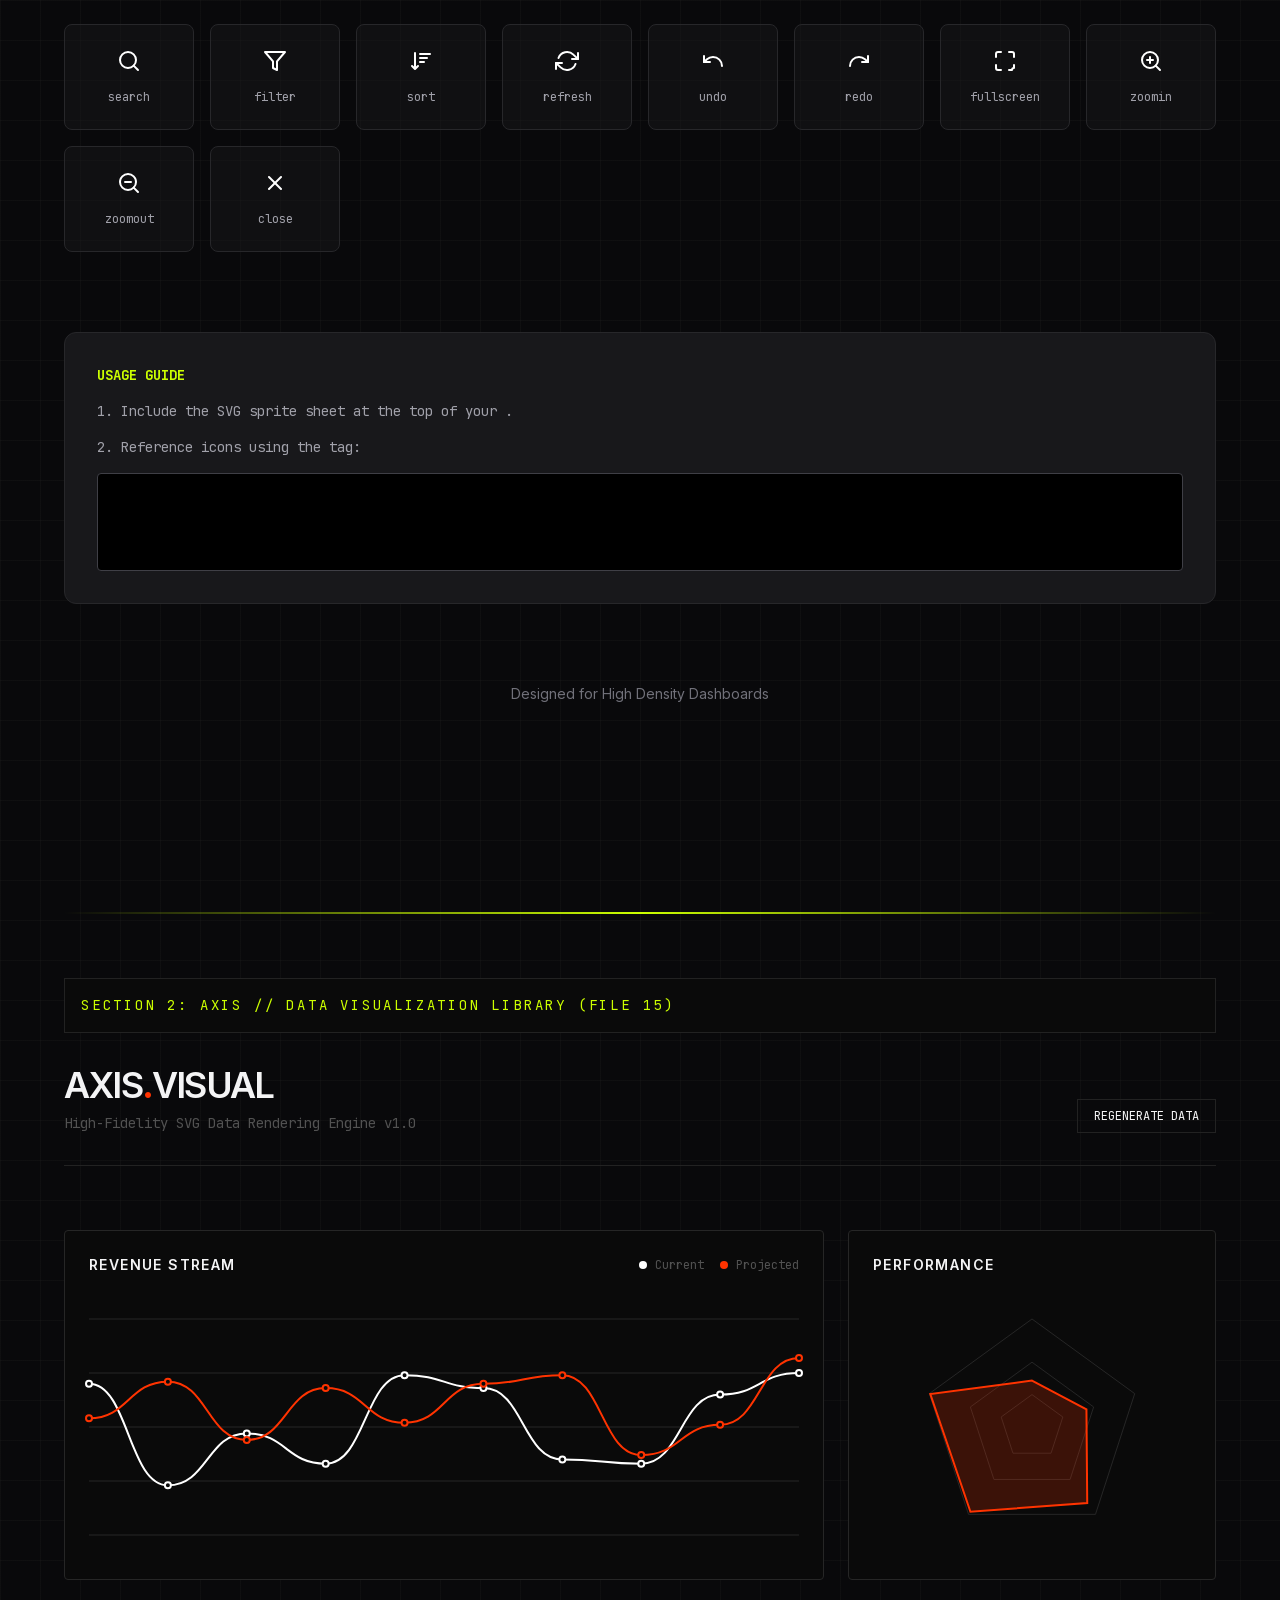
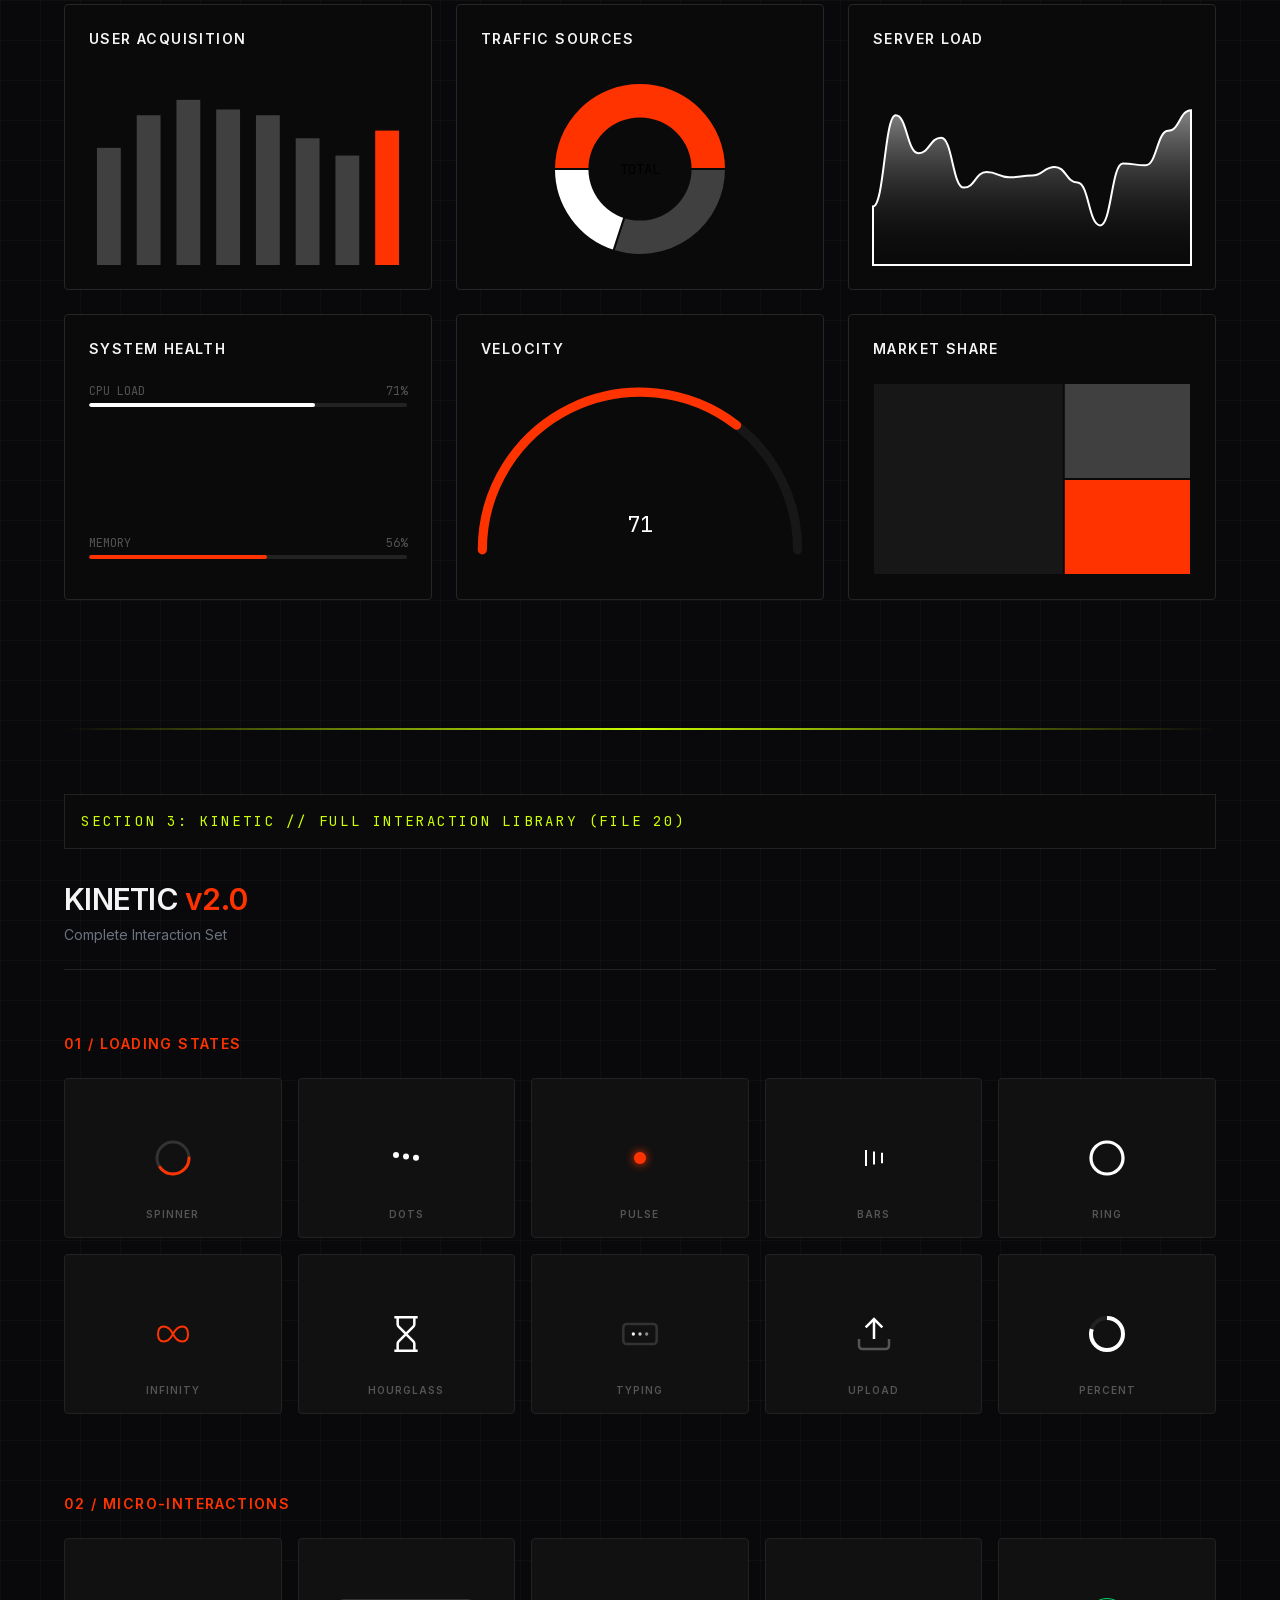
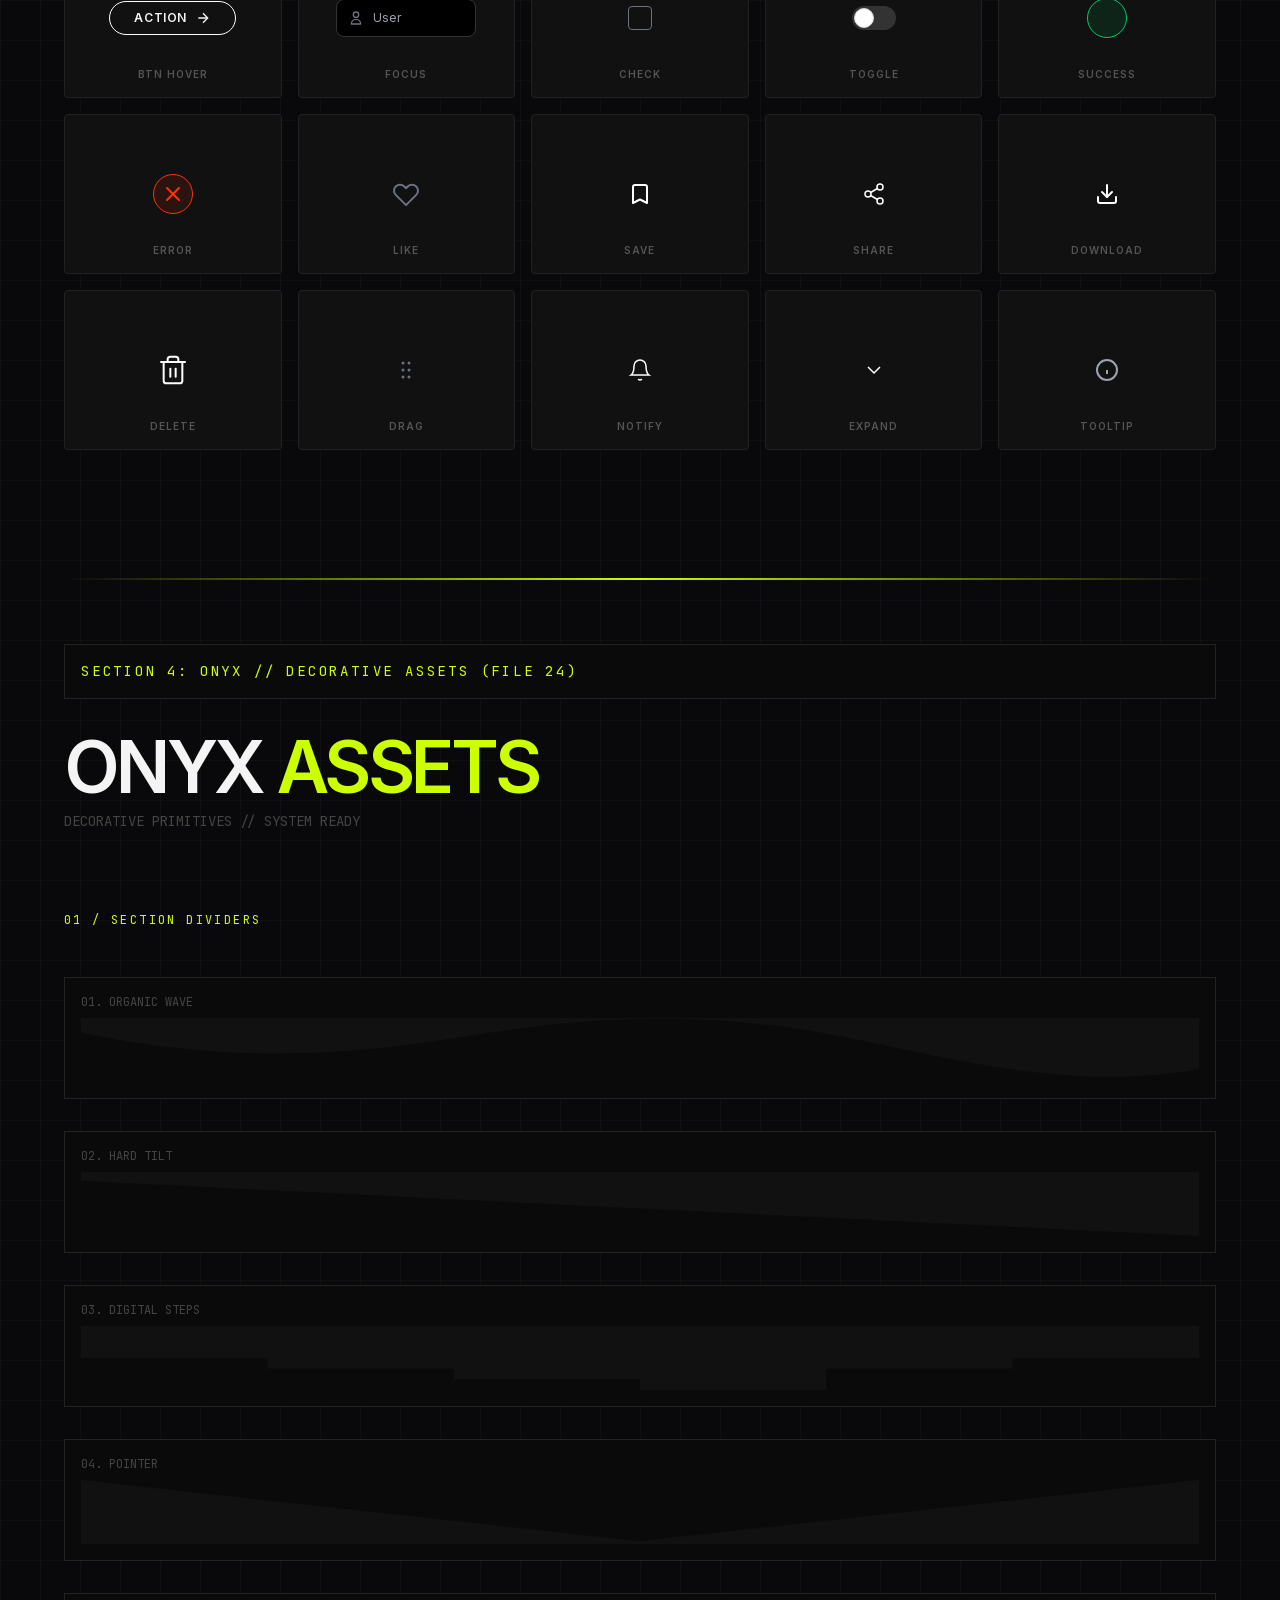
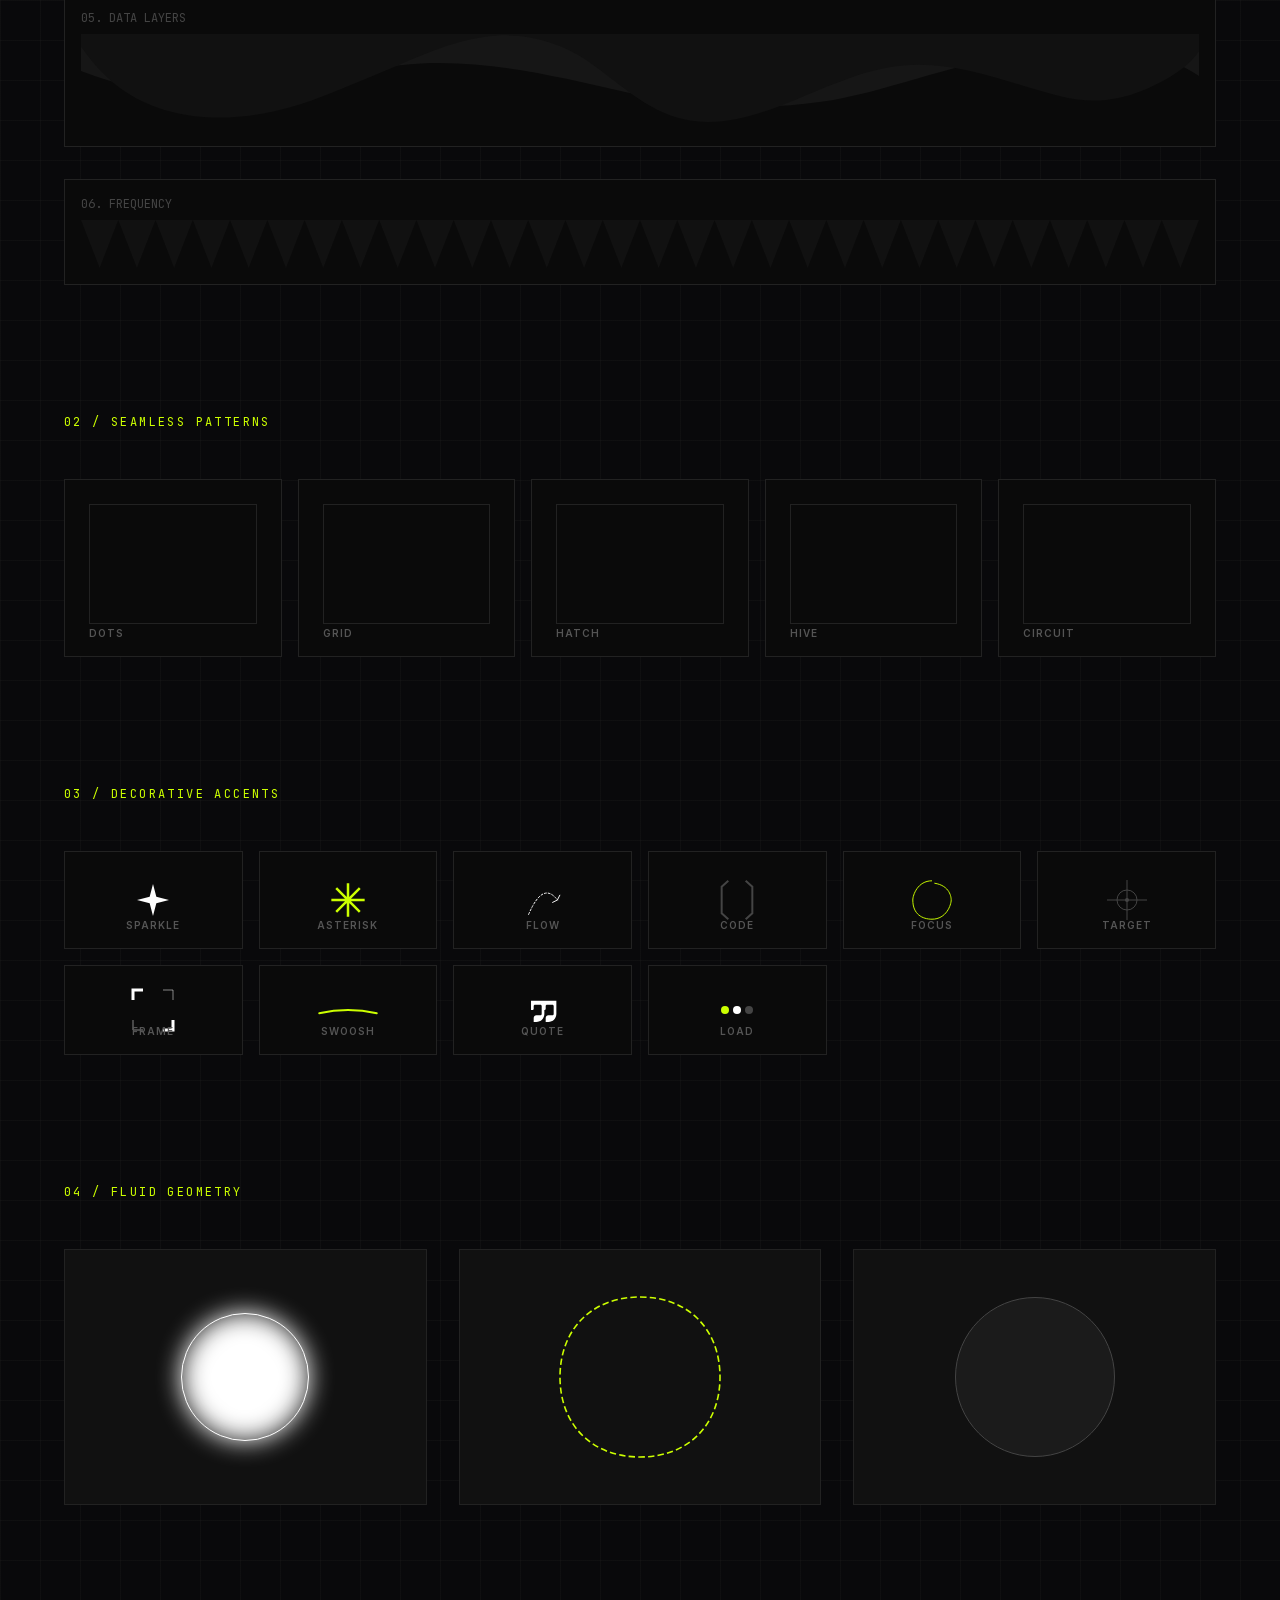
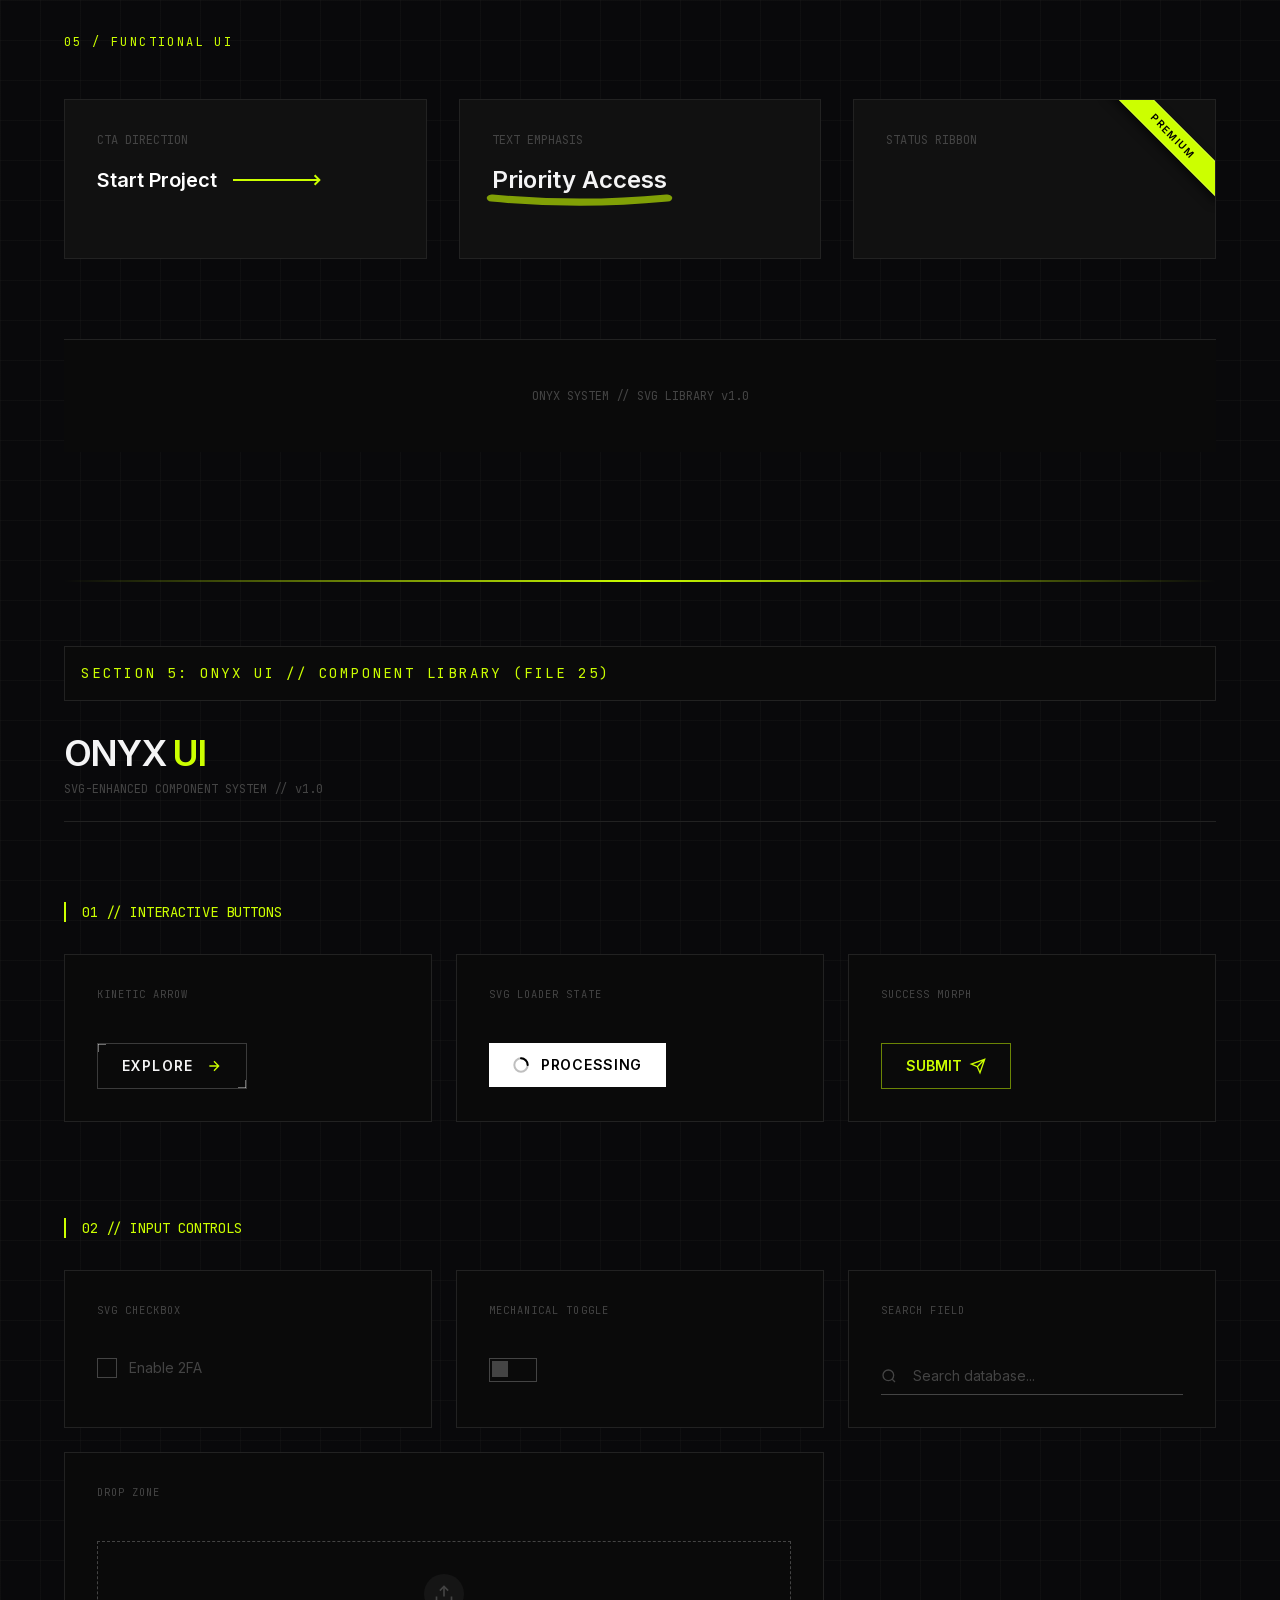
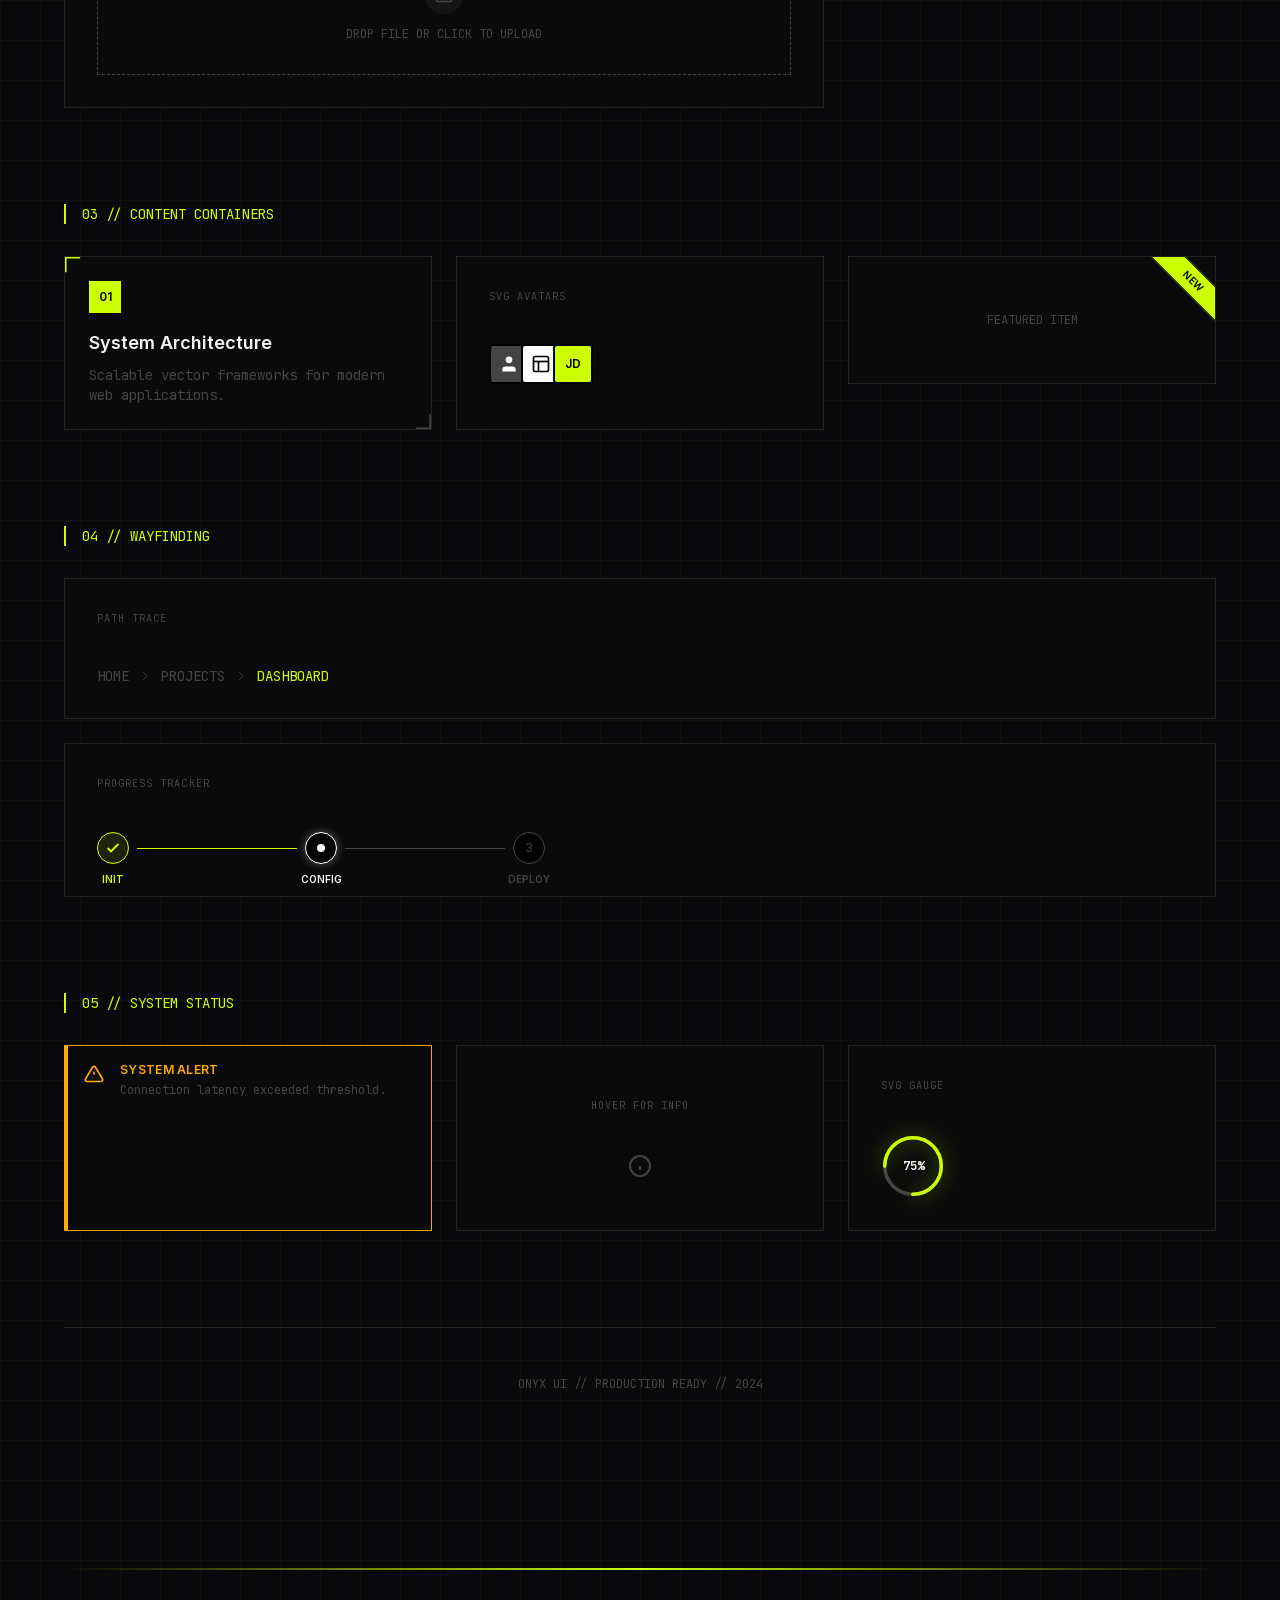
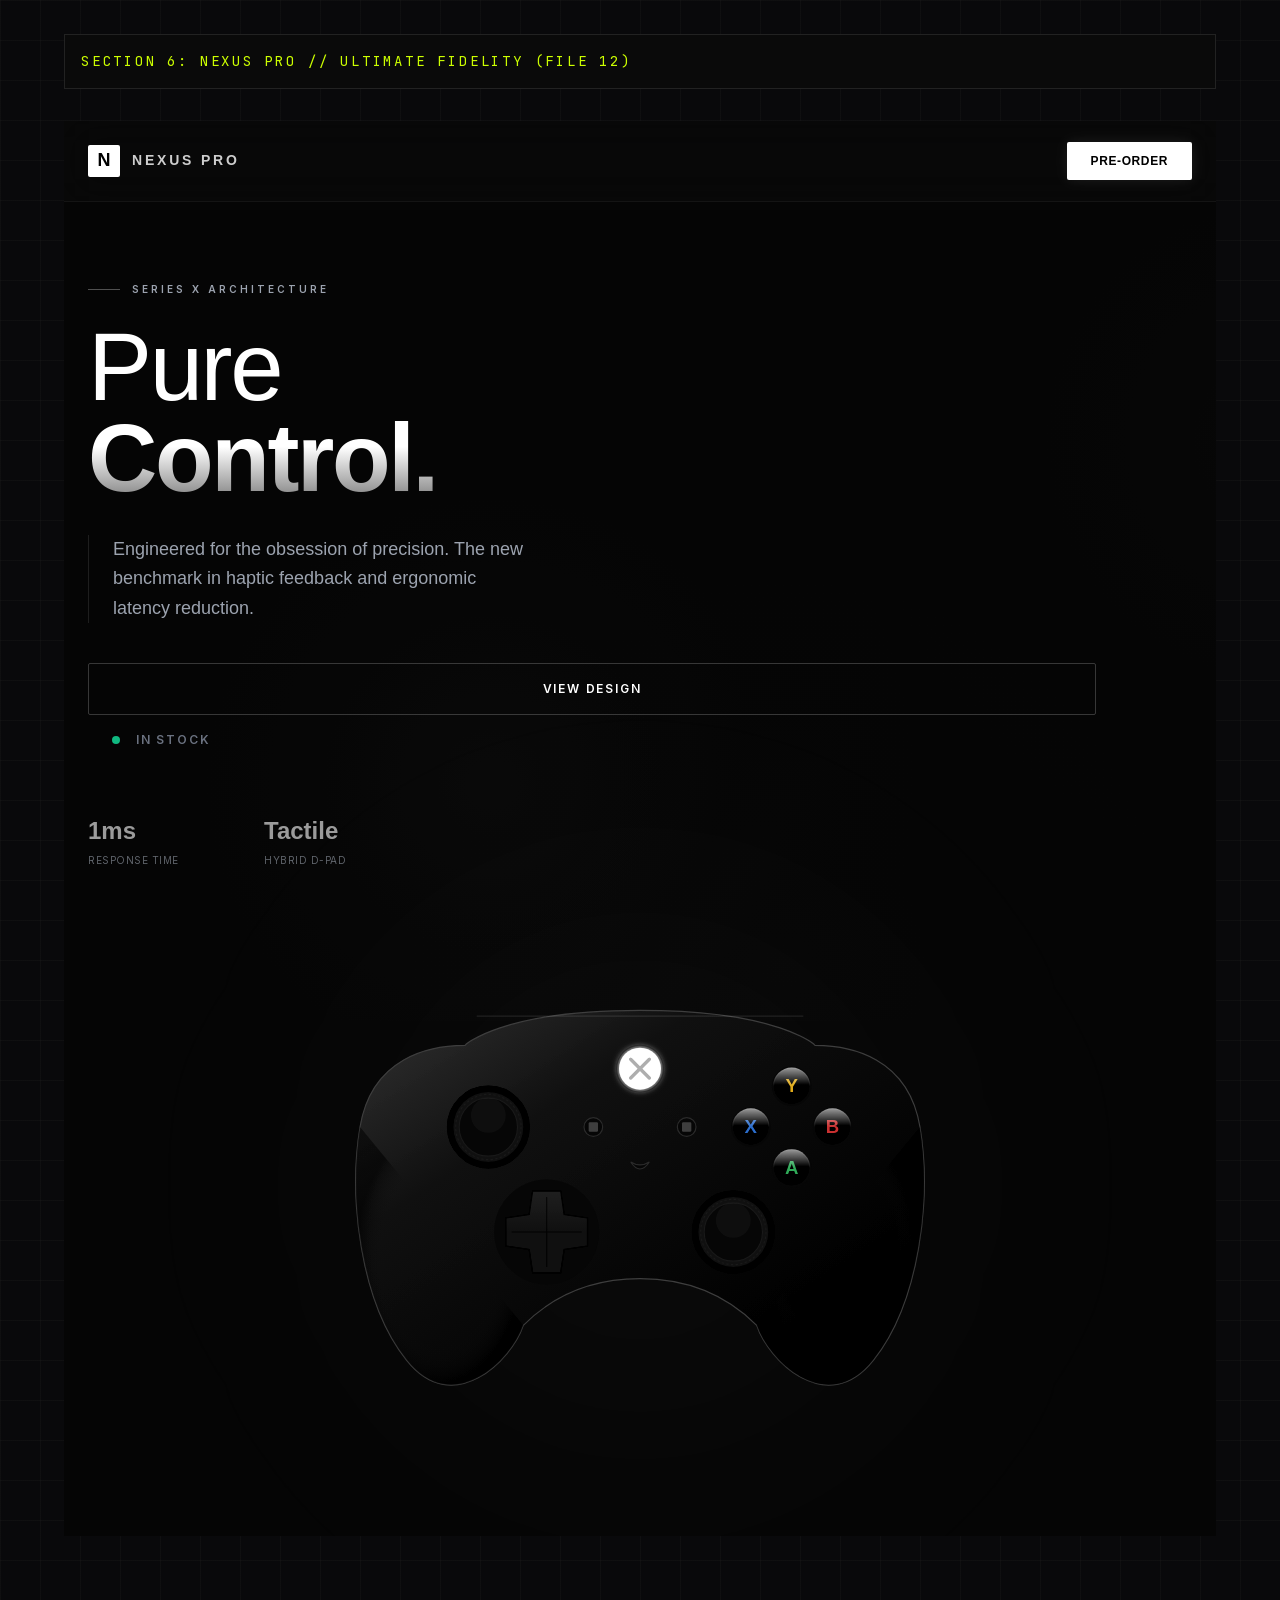
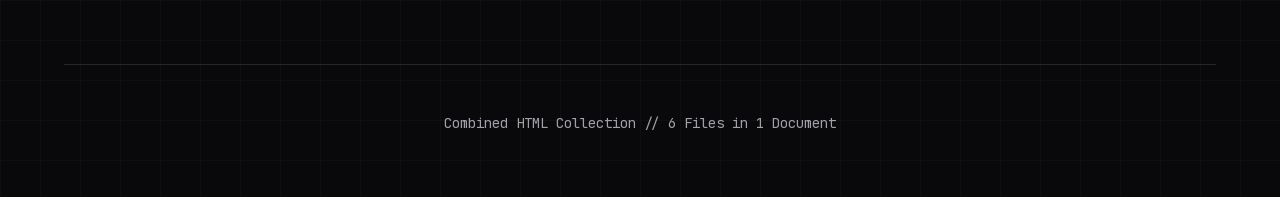
<file: animations/animations-gemini2/index.html>
<html class="dark antialiased" lang="en"><head><meta charset="utf-8"/>
<meta content="width=device-width, initial-scale=1.0" name="viewport"/>
<title>Combined HTML Collection</title>
<script src="assets/resource_3fa48481346f.js"></script>
<link href="https://fonts.googleapis.com" rel="preconnect"/>
<link crossorigin="" href="https://fonts.gstatic.com" rel="preconnect"/>
<link href="assets/css2_604c95cc5779.css" rel="stylesheet"/>
<script>
tailwind.config = {
darkMode: 'class',
theme: {
extend: {
fontFamily: {
sans: ['Inter', 'Space Grotesk', 'sans-serif'],
mono: ['JetBrains Mono', 'monospace'],
},
colors: {
obsidian: '#09090b',
charcoal: '#18181b',
concrete: '#f4f4f5',
acid: '#ccff00',
danger: '#ff453a',
void: '#000000',
surface: '#0a0a0a',
panel: '#111111',
border: '#222222',
accent: '#ff3300',
success: '#00cc66',
error: '#ff3300',
lime: '#ccff00',
dim: '#444444',
muted: '#525252',
text: '#e5e5e5',
warning: '#ffaa00',
},
animation: {
'float': 'float 8s ease-in-out infinite',
'spin-slow': 'spin 1s linear infinite',
'morph': 'morph 8s ease-in-out infinite',
'draw': 'draw 0.4s ease-out forwards',
},
keyframes: {
float: { '0%, 100%': { transform: 'translateY(0)' }, '50%': { transform: 'translateY(-10px)' } },
morph: {
'0%, 100%': { borderRadius: '60% 40% 30% 70% / 60% 30% 70% 40%' },
'50%': { borderRadius: '30% 60% 70% 40% / 50% 60% 30% 60%' },
},
draw: { 'to': { strokeDashoffset: '0' } }
}
}
}
}
</script>
<style>
body {
background-color: #000;
color: #e5e5e5;
}
/* Section Divider */
.section-divider {
width: 100%;
height: 2px;
background: linear-gradient(to right, transparent, #ccff00, transparent);
margin: 4rem 0;
}
.section-header {
font-family: 'JetBrains Mono', monospace;
font-size: 0.875rem;
color: #ccff00;
text-transform: uppercase;
letter-spacing: 0.2em;
margin-bottom: 2rem;
padding: 1rem;
border: 1px solid #222;
background: #0a0a0a;
}
/* Base Icon Styles */
.icon-base {
fill: none;
stroke: currentColor;
stroke-width: 2;
stroke-linecap: round;
stroke-linejoin: round;
transition: all 0.2s cubic-bezier(0.4, 0, 0.2, 1);
}
.icon-card:hover .icon-base {
transform: scale(1.1);
stroke: var(--hover-color, #ccff00);
}
@media (prefers-color-scheme: light) {
.icon-card:hover .icon-base {
stroke: #000000;
}
}
.icon-filled {
fill: currentColor;
stroke: none;
}
.bg-grid {
background-size: 40px 40px;
background-image: linear-gradient(to right, rgba(128, 128, 128, 0.05) 1px, transparent 1px),
linear-gradient(to bottom, rgba(128, 128, 128, 0.05) 1px, transparent 1px);
}
/* Chart Styles */
.chart-card {
background: #0a0a0a;
border: 1px solid #262626;
border-radius: 4px;
padding: 24px;
position: relative;
overflow: hidden;
transition: border-color 0.3s;
}
.chart-card:hover {
border-color: #404040;
}
#tooltip {
position: absolute;
background: rgba(10, 10, 10, 0.9);
backdrop-filter: blur(8px);
border: 1px solid #333;
padding: 8px 12px;
border-radius: 4px;
font-family: 'JetBrains Mono', monospace;
font-size: 12px;
color: white;
pointer-events: none;
opacity: 0;
transition: opacity 0.2s, transform 0.2s;
z-index: 100;
box-shadow: 0 4px 20px rgba(0,0,0,0.5);
}
svg { overflow: visible; }
.grid-line { stroke: #262626; stroke-width: 1; }
.axis-text { fill: #525252; font-family: 'JetBrains Mono'; font-size: 10px; }
.draw-path {
stroke-dasharray: 1000;
stroke-dashoffset: 1000;
animation: dash 1.5s cubic-bezier(0.16, 1, 0.3, 1) forwards;
}
.grow-bar {
transform-origin: bottom;
transform: scaleY(0);
animation: grow 1s cubic-bezier(0.16, 1, 0.3, 1) forwards;
}
.fade-in {
opacity: 0;
animation: fade 1s ease forwards;
}
@keyframes dash { to { stroke-dashoffset: 0; } }
@keyframes grow { to { transform: scaleY(1); } }
@keyframes fade { to { opacity: 1; } }
.noise {
position: fixed;
top: 0; left: 0; width: 100%; height: 100%;
opacity: 0.03;
pointer-events: none;
z-index: 9999;
background: url("filter_3E_3Crect_width__100_25_27f522a784f1.html")'/%3E%3C/svg%3E");
}
/* KINETIC Styles */
:root {
--ease-out: cubic-bezier(0.16, 1, 0.3, 1);
--ease-elastic: cubic-bezier(0.34, 1.56, 0.64, 1);
}
.card {
background: #111;
border: 1px solid #222;
border-radius: 4px;
display: flex;
flex-direction: column;
align-items: center;
justify-content: center;
height: 160px;
position: relative;
transition: border-color 0.3s, background-color 0.3s;
}
.card:hover { border-color: #444; background: #161616; }
.label {
position: absolute;
bottom: 15px;
font-size: 10px;
color: #555;
text-transform: uppercase;
letter-spacing: 1px;
font-weight: 700;
pointer-events: none;
}
@keyframes spin { to { transform: rotate(360deg); } }
@keyframes bounce { 0%, 100% { transform: translateY(0); } 50% { transform: translateY(-5px); } }
@keyframes radar { 0% { transform: scale(0.5); opacity: 1; border-width: 2px; } 100% { transform: scale(2.5); opacity: 0; border-width: 0px; } }
@keyframes ring-dash { 0% { stroke-dasharray: 1, 200; stroke-dashoffset: 0; } 50% { stroke-dasharray: 90, 200; stroke-dashoffset: -35px; } 100% { stroke-dasharray: 90, 200; stroke-dashoffset: -124px; } }
@keyframes dash-draw { 0% { stroke-dashoffset: 100; } 50% { stroke-dashoffset: 0; } 100% { stroke-dashoffset: -100; } }
@keyframes upload-arrow { 0%, 100% { transform: translateY(0); } 50% { transform: translateY(-6px); } }
@keyframes upload-bar { 0%, 100% { opacity: 0.3; } 50% { opacity: 1; } }
@keyframes shake {
10%, 90% { transform: translate3d(-1px, 0, 0); }
20%, 80% { transform: translate3d(2px, 0, 0); }
30%, 50%, 70% { transform: translate3d(-4px, 0, 0); }
40%, 60% { transform: translate3d(4px, 0, 0); }
}
@keyframes pop { 0% { transform: scale(1); } 50% { transform: scale(1.4); } 100% { transform: scale(1); } }
.dl-arrow-group { transition: transform 0.4s var(--ease-out), opacity 0.2s; }
.dl-progress { stroke-dasharray: 60; stroke-dashoffset: 60; transition: stroke-dashoffset 1s linear; }
.dl-check { transform: scale(0); transform-origin: center; transition: transform 0.3s var(--ease-elastic); }
.downloading .dl-arrow-group { transform: translateY(10px); opacity: 0; }
.downloading .dl-progress { stroke-dashoffset: 0; opacity: 1; }
.download-complete .dl-progress { opacity: 0; }
.download-complete .dl-check { transform: scale(1); }
.lid { transform-origin: 12px 5px; transition: transform 0.3s var(--ease-elastic); }
.trash-lines { transition: opacity 0.2s; }
.card:hover .lid { transform: translateY(-3px) rotate(-15deg); }
.card:hover .trash-lines { opacity: 0; }
.tooltip-box {
transform: translateY(10px) scale(0.95);
opacity: 0;
transition: all 0.3s var(--ease-elastic);
pointer-events: none;
}
.card:hover .tooltip-box { transform: translateY(0) scale(1); opacity: 1; }
/* ONYX Styles */
.section-title {
font-family: 'JetBrains Mono', monospace;
font-size: 0.75rem;
color: #ccff00;
text-transform: uppercase;
letter-spacing: 0.2em;
margin-bottom: 2rem;
display: block;
border-b: 1px solid #222;
padding-bottom: 1rem;
}
.grid-box {
background: #0a0a0a;
border: 1px solid #222;
padding: 1.5rem;
position: relative;
overflow: hidden;
transition: border-color 0.3s;
}
.grid-box:hover { border-color: #444; }
.pattern-swatch { width: 100%; height: 120px; border: 1px solid #222; margin-bottom: 0.5rem; }
/* ONYX UI Styles */
.svg-icon { fill: none; stroke: currentColor; stroke-width: 1.5; stroke-linecap: round; stroke-linejoin: round; }
.stroke-draw { stroke-dasharray: 20; stroke-dashoffset: 20; }
.group:hover .stroke-draw { animation: draw 0.4s ease-out forwards; }
input:checked ~ .checkbox-box { background-color: #ccff00; border-color: #ccff00; }
input:checked ~ .checkbox-box svg { transform: scale(1); }
.comp-card {
border: 1px solid #222;
background: #0a0a0a;
padding: 2rem;
display: flex;
flex-direction: column;
gap: 1.5rem;
position: relative;
}
.comp-label {
font-family: 'JetBrains Mono', monospace;
font-size: 0.65rem;
color: #444;
text-transform: uppercase;
letter-spacing: 0.1em;
margin-bottom: 1rem;
display: block;
}
</style></head>
<body class="bg-void dark:bg-obsidian text-zinc-900 dark:text-zinc-100 min-h-screen p-8 md:p-16 bg-grid transition-colors duration-300">
<div class="noise"></div>
<div id="tooltip"></div>
<!-- ========================================================================
         SECTION 1: SaaS Icon System // Agency Grade (File 14)
    ======================================================================== -->
<section class="max-w-7xl mx-auto mb-32" id="section-14">
<div class="section-header">SECTION 1: SaaS Icon System // Agency Grade (File 14)</div>
<!-- SVG SPRITE SHEET (Hidden) -->
<svg style="display: none;">
<defs>
<!-- NAVIGATION -->
<symbol id="nav-dashboard" viewbox="0 0 24 24"><rect height="7" width="7" x="3" y="3"></rect><rect height="7" width="7" x="14" y="3"></rect><rect height="7" width="7" x="14" y="14"></rect><rect height="7" width="7" x="3" y="14"></rect></symbol>
<symbol id="nav-projects" viewbox="0 0 24 24"><path d="M12 2L2 7l10 5 10-5-10-5zM2 17l10 5 10-5M2 12l10 5 10-5"></path></symbol>
<symbol id="nav-tasks" viewbox="0 0 24 24"><path d="M9 11l3 3L22 4"></path><path d="M21 12v7a2 2 0 0 1-2 2H5a2 2 0 0 1-2-2V5a2 2 0 0 1 2-2h11"></path></symbol>
<symbol id="nav-calendar" viewbox="0 0 24 24"><rect height="18" rx="2" ry="2" width="18" x="3" y="4"></rect><line x1="16" x2="16" y1="2" y2="6"></line><line x1="8" x2="8" y1="2" y2="6"></line><line x1="3" x2="21" y1="10" y2="10"></line></symbol>
<symbol id="nav-messages" viewbox="0 0 24 24"><path d="M21 11.5a8.38 8.38 0 0 1-.9 3.8 8.5 8.5 0 0 1-7.6 4.7 8.38 8.38 0 0 1-3.8-.9L3 21l1.9-5.7a8.38 8.38 0 0 1-.9-3.8 8.5 8.5 0 0 1 4.7-7.6 8.38 8.38 0 0 1 3.8-.9h.5a8.48 8.48 0 0 1 8 8v.5z"></path></symbol>
<symbol id="nav-team" viewbox="0 0 24 24"><path d="M17 21v-2a4 4 0 0 0-4-4H5a4 4 0 0 0-4 4v2"></path><circle cx="9" cy="7" r="4"></circle><path d="M23 21v-2a4 4 0 0 0-3-3.87"></path><path d="M16 3.13a4 4 0 0 1 0 7.75"></path></symbol>
<symbol id="nav-reports" viewbox="0 0 24 24"><line x1="18" x2="18" y1="20" y2="10"></line><line x1="12" x2="12" y1="20" y2="4"></line><line x1="6" x2="6" y1="20" y2="14"></line></symbol>
<symbol id="nav-settings" viewbox="0 0 24 24"><circle cx="12" cy="12" r="3"></circle><path d="M19.4 15a1.65 1.65 0 0 0 .33 1.82l.06.06a2 2 0 0 1 0 2.83 2 2 0 0 1-2.83 0l-.06-.06a1.65 1.65 0 0 0-1.82-.33 1.65 1.65 0 0 0-1 1.51V21a2 2 0 0 1-2 2 2 2 0 0 1-2-2v-.09A1.65 1.65 0 0 0 9 19.4a1.65 1.65 0 0 0-1.82.33l-.06.06a2 2 0 0 1-2.83 0 2 2 0 0 1 0-2.83l.06-.06a1.65 1.65 0 0 0 .33-1.82 1.65 1.65 0 0 0-1.51-1H3a2 2 0 0 1-2-2 2 2 0 0 1 2-2h.09A1.65 1.65 0 0 0 4.6 9a1.65 1.65 0 0 0-.33-1.82l-.06-.06a2 2 0 0 1 0-2.83 2 2 0 0 1 2.83 0l.06.06a1.65 1.65 0 0 0 1.82.33H9a1.65 1.65 0 0 0 1-1.51V3a2 2 0 0 1 2-2 2 2 0 0 1 2 2v.09a1.65 1.65 0 0 0 1 1.51 1.65 1.65 0 0 0 1.82-.33l.06-.06a2 2 0 0 1 2.83 0 2 2 0 0 1 0 2.83l-.06.06a1.65 1.65 0 0 0-.33 1.82V9a1.65 1.65 0 0 0 1.51 1H21a2 2 0 0 1 2 2 2 2 0 0 1-2 2h-.09a1.65 1.65 0 0 0-1.51 1z"></path></symbol>
<!-- ACTIONS -->
<symbol id="act-add" viewbox="0 0 24 24"><line x1="12" x2="12" y1="5" y2="19"></line><line x1="5" x2="19" y1="12" y2="12"></line></symbol>
<symbol id="act-edit" viewbox="0 0 24 24"><path d="M11 4H4a2 2 0 0 0-2 2v14a2 2 0 0 0 2 2h14a2 2 0 0 0 2-2v-7"></path><path d="M18.5 2.5a2.121 2.121 0 0 1 3 3L12 15l-4 1 1-4 9.5-9.5z"></path></symbol>
<symbol id="act-delete" viewbox="0 0 24 24"><polyline points="3 6 5 6 21 6"></polyline><path d="M19 6v14a2 2 0 0 1-2 2H7a2 2 0 0 1-2-2V6m3 0V4a2 2 0 0 1 2-2h4a2 2 0 0 1 2 2v2"></path><line x1="10" x2="10" y1="11" y2="17"></line><line x1="14" x2="14" y1="11" y2="17"></line></symbol>
<symbol id="act-save" viewbox="0 0 24 24"><path d="M19 21H5a2 2 0 0 1-2-2V5a2 2 0 0 1 2-2h11l5 5v11a2 2 0 0 1-2 2z"></path><polyline points="17 21 17 13 7 13 7 21"></polyline><polyline points="7 3 7 8 15 8"></polyline></symbol>
<symbol id="act-cancel" viewbox="0 0 24 24"><line x1="18" x2="6" y1="6" y2="18"></line><line x1="6" x2="18" y1="6" y2="18"></line></symbol>
<symbol id="act-upload" viewbox="0 0 24 24"><path d="M21 15v4a2 2 0 0 1-2 2H5a2 2 0 0 1-2-2v-4"></path><polyline points="17 8 12 3 7 8"></polyline><line x1="12" x2="12" y1="3" y2="15"></line></symbol>
<symbol id="act-download" viewbox="0 0 24 24"><path d="M21 15v4a2 2 0 0 1-2 2H5a2 2 0 0 1-2-2v-4"></path><polyline points="7 10 12 15 17 10"></polyline><line x1="12" x2="12" y1="15" y2="3"></line></symbol>
<symbol id="act-share" viewbox="0 0 24 24"><circle cx="18" cy="5" r="3"></circle><circle cx="6" cy="12" r="3"></circle><circle cx="18" cy="19" r="3"></circle><line x1="8.59" x2="15.42" y1="13.51" y2="17.49"></line><line x1="15.41" x2="8.59" y1="6.51" y2="10.49"></line></symbol>
<symbol id="act-print" viewbox="0 0 24 24"><polyline points="6 9 6 2 18 2 18 9"></polyline><path d="M6 18H4a2 2 0 0 1-2-2v-5a2 2 0 0 1 2-2h16a2 2 0 0 1 2 2v5a2 2 0 0 1-2 2h-2"></path><rect height="8" width="12" x="6" y="14"></rect></symbol>
<symbol id="act-export" viewbox="0 0 24 24"><path d="M4 17v2a2 2 0 0 0 2 2h12a2 2 0 0 0 2-2v-2"></path><polyline points="7 11 12 16 17 11"></polyline><line x1="12" x2="12" y1="16" y2="4"></line></symbol>
<!-- STATUS -->
<symbol id="stat-success" viewbox="0 0 24 24"><path d="M22 11.08V12a10 10 0 1 1-5.93-9.14"></path><polyline points="22 4 12 14.01 9 11.01"></polyline></symbol>
<symbol id="stat-error" viewbox="0 0 24 24"><circle cx="12" cy="12" r="10"></circle><line x1="15" x2="9" y1="9" y2="15"></line><line x1="9" x2="15" y1="9" y2="15"></line></symbol>
<symbol id="stat-warning" viewbox="0 0 24 24"><path d="M10.29 3.86L1.82 18a2 2 0 0 0 1.71 3h16.94a2 2 0 0 0 1.71-3L13.71 3.86a2 2 0 0 0-3.42 0z"></path><line x1="12" x2="12" y1="9" y2="13"></line><line x1="12" x2="12.01" y1="17" y2="17"></line></symbol>
<symbol id="stat-info" viewbox="0 0 24 24"><circle cx="12" cy="12" r="10"></circle><line x1="12" x2="12" y1="16" y2="12"></line><line x1="12" x2="12.01" y1="8" y2="8"></line></symbol>
<symbol id="stat-loading" viewbox="0 0 24 24"><path d="M21 12a9 9 0 1 1-6.219-8.56"></path></symbol>
<symbol id="stat-pending" viewbox="0 0 24 24"><circle cx="12" cy="12" r="10"></circle><polyline points="12 6 12 12 16 14"></polyline></symbol>
<!-- COMMUNICATION -->
<symbol id="comm-email" viewbox="0 0 24 24"><path d="M4 4h16c1.1 0 2 .9 2 2v12c0 1.1-.9 2-2 2H4c-1.1 0-2-.9-2-2V6c0-1.1.9-2 2-2z"></path><polyline points="22,6 12,13 2,6"></polyline></symbol>
<symbol id="comm-phone" viewbox="0 0 24 24"><path d="M22 16.92v3a2 2 0 0 1-2.18 2 19.79 19.79 0 0 1-8.63-3.07 19.5 19.5 0 0 1-6-6 19.79 19.79 0 0 1-3.07-8.67A2 2 0 0 1 4.11 2h3a2 2 0 0 1 2 1.72 12.84 12.84 0 0 0 .7 2.81 2 2 0 0 1-.45 2.11L8.09 9.91a16 16 0 0 0 6 6l1.27-1.27a2 2 0 0 1 2.11-.45 12.84 12.84 0 0 0 2.81.7A2 2 0 0 1 22 16.92z"></path></symbol>
<symbol id="comm-chat" viewbox="0 0 24 24"><path d="M21 15a2 2 0 0 1-2 2H7l-4 4V5a2 2 0 0 1 2-2h14a2 2 0 0 1 2 2z"></path></symbol>
<symbol id="comm-video" viewbox="0 0 24 24"><polygon points="23 7 16 12 23 17 23 7"></polygon><rect height="14" rx="2" ry="2" width="15" x="1" y="5"></rect></symbol>
<symbol id="comm-notify" viewbox="0 0 24 24"><path d="M18 8A6 6 0 0 0 6 8c0 7-3 9-3 9h18s-3-2-3-9"></path><path d="M13.73 21a2 2 0 0 1-3.46 0"></path></symbol>
<symbol id="comm-comment" viewbox="0 0 24 24"><path d="M21 11.5a8.38 8.38 0 0 1-.9 3.8 8.5 8.5 0 0 1-7.6 4.7 8.38 8.38 0 0 1-3.8-.9L3 21l1.9-5.7a8.38 8.38 0 0 1-.9-3.8 8.5 8.5 0 0 1 4.7-7.6 8.38 8.38 0 0 1 3.8-.9h.5a8.48 8.48 0 0 1 8 8v.5z"></path></symbol>
<symbol id="comm-mention" viewbox="0 0 24 24"><circle cx="12" cy="12" r="4"></circle><path d="M16 8v5a3 3 0 0 0 6 0v-1a10 10 0 1 0-3.92 7.94"></path></symbol>
<symbol id="comm-reaction" viewbox="0 0 24 24"><path d="M20.84 4.61a5.5 5.5 0 0 0-7.78 0L12 5.67l-1.06-1.06a5.5 5.5 0 0 0-7.78 7.78l1.06 1.06L12 21.23l7.78-7.78 1.06-1.06a5.5 5.5 0 0 0 0-7.78z"></path></symbol>
<!-- CONTENT -->
<symbol id="cont-doc" viewbox="0 0 24 24"><path d="M14 2H6a2 2 0 0 0-2 2v16a2 2 0 0 0 2 2h12a2 2 0 0 0 2-2V8z"></path><polyline points="14 2 14 8 20 8"></polyline><line x1="16" x2="8" y1="13" y2="13"></line><line x1="16" x2="8" y1="17" y2="17"></line><polyline points="10 9 9 9 8 9"></polyline></symbol>
<symbol id="cont-image" viewbox="0 0 24 24"><rect height="18" rx="2" ry="2" width="18" x="3" y="3"></rect><circle cx="8.5" cy="8.5" r="1.5"></circle><polyline points="21 15 16 10 5 21"></polyline></symbol>
<symbol id="cont-video" viewbox="0 0 24 24"><rect height="20" rx="2.18" ry="2.18" width="20" x="2" y="2"></rect><line x1="7" x2="7" y1="2" y2="22"></line><line x1="17" x2="17" y1="2" y2="22"></line><line x1="2" x2="22" y1="12" y2="12"></line><line x1="2" x2="7" y1="7" y2="7"></line><line x1="2" x2="7" y1="17" y2="17"></line><line x1="17" x2="22" y1="17" y2="17"></line><line x1="17" x2="22" y1="7" y2="7"></line></symbol>
<symbol id="cont-audio" viewbox="0 0 24 24"><path d="M12 1a3 3 0 0 0-3 3v8a3 3 0 0 0 6 0V4a3 3 0 0 0-3-3z"></path><path d="M19 10v2a7 7 0 0 1-14 0v-2"></path><line x1="12" x2="12" y1="19" y2="23"></line><line x1="8" x2="16" y1="23" y2="23"></line></symbol>
<symbol id="cont-link" viewbox="0 0 24 24"><path d="M10 13a5 5 0 0 0 7.54.54l3-3a5 5 0 0 0-7.07-7.07l-1.72 1.71"></path><path d="M14 11a5 5 0 0 0-7.54-.54l-3 3a5 5 0 0 0 7.07 7.07l1.71-1.71"></path></symbol>
<symbol id="cont-code" viewbox="0 0 24 24"><polyline points="16 18 22 12 16 6"></polyline><polyline points="8 6 2 12 8 18"></polyline></symbol>
<symbol id="cont-table" viewbox="0 0 24 24"><rect height="18" rx="2" ry="2" width="18" x="3" y="3"></rect><line x1="3" x2="21" y1="9" y2="9"></line><line x1="3" x2="21" y1="15" y2="15"></line><line x1="12" x2="12" y1="3" y2="21"></line></symbol>
<symbol id="cont-pres" viewbox="0 0 24 24"><path d="M2 3h20"></path><path d="M21 3v11a2 2 0 0 1-2 2H5a2 2 0 0 1-2-2V3"></path><path d="m7 21 5-5 5 5"></path></symbol>
<!-- SYSTEM -->
<symbol id="sys-search" viewbox="0 0 24 24"><circle cx="11" cy="11" r="8"></circle><line x1="21" x2="16.65" y1="21" y2="16.65"></line></symbol>
<symbol id="sys-filter" viewbox="0 0 24 24"><polygon points="22 3 2 3 10 12.46 10 19 14 21 14 12.46 22 3"></polygon></symbol>
<symbol id="sys-sort" viewbox="0 0 24 24"><path d="M11 5h10"></path><path d="M11 9h7"></path><path d="M11 13h4"></path><path d="M3 17l3 3 3-3"></path><path d="M6 18V4"></path></symbol>
<symbol id="sys-refresh" viewbox="0 0 24 24"><polyline points="23 4 23 10 17 10"></polyline><polyline points="1 20 1 14 7 14"></polyline><path d="M3.51 9a9 9 0 0 1 14.85-3.36L23 10M1 14l4.64 4.36A9 9 0 0 0 20.49 15"></path></symbol>
<symbol id="sys-undo" viewbox="0 0 24 24"><path d="M3 7v6h6"></path><path d="M21 17a9 9 0 0 0-9-9 9 9 0 0 0-6 2.3L3 13"></path></symbol>
<symbol id="sys-redo" viewbox="0 0 24 24"><path d="M21 7v6h-6"></path><path d="M3 17a9 9 0 0 1 9-9 9 9 0 0 1 6 2.3l3 2.7"></path></symbol>
<symbol id="sys-fullscreen" viewbox="0 0 24 24"><path d="M8 3H5a2 2 0 0 0-2 2v3"></path><path d="M16 3h3a2 2 0 0 1 2 2v3"></path><path d="M8 21H5a2 2 0 0 1-2-2v-3"></path><path d="M16 21h3a2 2 0 0 1 2-2v-3"></path></symbol>
<symbol id="sys-zoomin" viewbox="0 0 24 24"><circle cx="11" cy="11" r="8"></circle><line x1="21" x2="16.65" y1="21" y2="16.65"></line><line x1="11" x2="11" y1="8" y2="14"></line><line x1="8" x2="14" y1="11" y2="11"></line></symbol>
<symbol id="sys-zoomout" viewbox="0 0 24 24"><circle cx="11" cy="11" r="8"></circle><line x1="21" x2="16.65" y1="21" y2="16.65"></line><line x1="8" x2="14" y1="11" y2="11"></line></symbol>
<symbol id="sys-close" viewbox="0 0 24 24"><line x1="18" x2="6" y1="6" y2="18"></line><line x1="6" x2="18" y1="6" y2="18"></line></symbol>
</defs>
</svg>
<div class="max-w-6xl mx-auto">
<header class="mb-16 border-b border-zinc-200 dark:border-zinc-800 pb-8">
<h1 class="text-4xl font-bold tracking-tight mb-4 font-sans">Icon System <span class="text-xs align-top bg-acid text-black px-2 py-1 rounded font-mono ml-2">v2.0</span></h1>
<p class="text-zinc-500 dark:text-zinc-400 max-w-2xl text-lg">
                    A high-performance SVG sprite system designed for enterprise SaaS applications.
                    Built on a 24px grid with a consistent 2px stroke. Optimized for dark mode with high-contrast acid accents.
                </p>
</header>
<script>
                const renderSection = (title, icons) => {
                    document.write(`
                        <section class="mb-16">
                            <h2 class="text-sm font-mono uppercase tracking-widest text-zinc-400 mb-6">${title}</h2>
                            <div class="grid grid-cols-2 sm:grid-cols-4 md:grid-cols-6 lg:grid-cols-8 gap-4">
                                ${icons.map(id => `
                                    <div class="icon-card group flex flex-col items-center justify-center p-6 bg-white dark:bg-zinc-900/50 rounded-lg border border-zinc-200 dark:border-zinc-800 hover:border-zinc-300 dark:hover:border-zinc-700 cursor-pointer transition-all duration-200">
                                        <svg class="w-6 h-6 icon-base mb-4 text-zinc-900 dark:text-white"><use href="#${id}"></use></svg>
                                        <span class="text-xs font-mono text-zinc-500 dark:text-zinc-400 group-hover:text-zinc-900 dark:group-hover:text-white transition-colors">${id.split('-')[1]}</span>
                                    </div>
                                `).join('')}
                            </div>
                        </section>
                    `);
                };

                renderSection('Navigation', [
                    'nav-dashboard', 'nav-projects', 'nav-tasks', 'nav-calendar',
                    'nav-messages', 'nav-team', 'nav-reports', 'nav-settings'
                ]);

                renderSection('Actions', [
                    'act-add', 'act-edit', 'act-delete', 'act-save', 'act-cancel',
                    'act-upload', 'act-download', 'act-share', 'act-print', 'act-export'
                ]);

                renderSection('Status', [
                    'stat-success', 'stat-error', 'stat-warning', 'stat-info',
                    'stat-loading', 'stat-pending'
                ]);

                renderSection('Communication', [
                    'comm-email', 'comm-phone', 'comm-chat', 'comm-video',
                    'comm-notify', 'comm-comment', 'comm-mention', 'comm-reaction'
                ]);

                renderSection('Content', [
                    'cont-doc', 'cont-image', 'cont-video', 'cont-audio',
                    'cont-link', 'cont-code', 'cont-table', 'cont-pres'
                ]);

                renderSection('System', [
                    'sys-search', 'sys-filter', 'sys-sort', 'sys-refresh', 'sys-undo',
                    'sys-redo', 'sys-fullscreen', 'sys-zoomin', 'sys-zoomout', 'sys-close'
                ]);
            </script>
<section class="mt-20 p-8 bg-zinc-900 rounded-xl text-zinc-200 font-mono text-sm border border-zinc-800">
<h3 class="text-acid mb-4 uppercase font-bold">Usage Guide</h3>
<p class="mb-4 text-zinc-400">1. Include the SVG sprite sheet at the top of your <body>.</body></p>
<p class="mb-4 text-zinc-400">2. Reference icons using the <use> tag:</use></p>
<div class="bg-black p-4 rounded border border-zinc-700 overflow-x-auto">
<code>
<svg class="w-6 h-6 fill-none stroke-current"><br/>
                          <use href="#nav-dashboard"></use><br/>
</svg>
</code>
</div>
</section>
<footer class="py-20 text-center text-zinc-500 text-sm">
                Designed for High Density Dashboards
            </footer>
</div>
</section>
<div class="section-divider"></div>
<!-- ========================================================================
         SECTION 2: AXIS // Data Visualization Library (File 15)
    ======================================================================== -->
<section class="max-w-7xl mx-auto mb-32" id="section-15">
<div class="section-header">SECTION 2: AXIS // Data Visualization Library (File 15)</div>
<div class="noise"></div>
<!-- HEADER -->
<header class="mb-16 border-b border-border pb-8 flex justify-between items-end">
<div>
<h1 class="text-4xl font-bold tracking-tighter mb-2 font-sans">AXIS<span class="text-accent">.</span>VISUAL</h1>
<p class="text-muted font-mono text-sm">High-Fidelity SVG Data Rendering Engine v1.0</p>
</div>
<button class="px-4 py-2 border border-border text-xs font-mono uppercase hover:bg-white hover:text-black transition-colors" onclick="randomizeData()">
                Regenerate Data
            </button>
</header>
<!-- DASHBOARD GRID -->
<div class="grid grid-cols-1 md:grid-cols-2 lg:grid-cols-3 gap-6">
<!-- 1. LINE CHART -->
<div class="chart-card col-span-1 md:col-span-2">
<div class="flex justify-between mb-6">
<h3 class="text-sm font-bold uppercase tracking-widest">Revenue Stream</h3>
<div class="flex gap-4 text-xs font-mono text-muted">
<span class="flex items-center gap-2"><span class="w-2 h-2 bg-white rounded-full"></span> Current</span>
<span class="flex items-center gap-2"><span class="w-2 h-2 bg-accent rounded-full"></span> Projected</span>
</div>
</div>
<div class="h-64 w-full" id="line-chart"></div>
</div>
<!-- 2. RADIAL CHART -->
<div class="chart-card">
<div class="flex justify-between mb-6">
<h3 class="text-sm font-bold uppercase tracking-widest">Performance</h3>
</div>
<div class="h-64 w-full flex justify-center" id="radar-chart"></div>
</div>
<!-- 3. BAR CHART -->
<div class="chart-card">
<div class="flex justify-between mb-6">
<h3 class="text-sm font-bold uppercase tracking-widest">User Acquisition</h3>
</div>
<div class="h-48 w-full" id="bar-chart"></div>
</div>
<!-- 4. DONUT CHART -->
<div class="chart-card">
<div class="flex justify-between mb-6">
<h3 class="text-sm font-bold uppercase tracking-widest">Traffic Sources</h3>
</div>
<div class="h-48 w-full flex justify-center" id="donut-chart"></div>
</div>
<!-- 5. AREA CHART -->
<div class="chart-card">
<div class="flex justify-between mb-6">
<h3 class="text-sm font-bold uppercase tracking-widest">Server Load</h3>
</div>
<div class="h-48 w-full" id="area-chart"></div>
</div>
<!-- 6. PROGRESS & METERS -->
<div class="chart-card">
<div class="flex justify-between mb-6">
<h3 class="text-sm font-bold uppercase tracking-widest">System Health</h3>
</div>
<div class="h-48 w-full flex flex-col justify-between" id="progress-chart"></div>
</div>
<!-- 7. GAUGE CHART -->
<div class="chart-card">
<div class="flex justify-between mb-6">
<h3 class="text-sm font-bold uppercase tracking-widest">Velocity</h3>
</div>
<div class="h-48 w-full flex justify-center items-end pb-4" id="gauge-chart"></div>
</div>
<!-- 8. TREEMAP -->
<div class="chart-card">
<div class="flex justify-between mb-6">
<h3 class="text-sm font-bold uppercase tracking-widest">Market Share</h3>
</div>
<div class="h-48 w-full" id="treemap-chart"></div>
</div>
</div>
<!-- JAVASCRIPT GRAPHICS ENGINE -->
<script>
            const COLORS = {
                bg: '#0a0a0a',
                grid: '#262626',
                white: '#ffffff',
                grey: '#404040',
                darkGrey: '#171717',
                accent: '#ff3300'
            };

            const map = (val, inMin, inMax, outMin, outMax) => (val - inMin) * (outMax - outMin) / (inMax - inMin) + outMin;

            const getBezierPath = (points, height) => {
                let d = `M ${points[0].x},${points[0].y}`;
                for (let i = 1; i < points.length; i++) {
                    const prev = points[i - 1];
                    const curr = points[i];
                    const cp1x = prev.x + (curr.x - prev.x) * 0.5;
                    const cp1y = prev.y;
                    const cp2x = curr.x - (curr.x - prev.x) * 0.5;
                    const cp2y = curr.y;
                    d += ` C ${cp1x},${cp1y} ${cp2x},${cp2y} ${curr.x},${curr.y}`;
                }
                return d;
            };

            class ChartRenderer {
                constructor(containerId) {
                    this.container = document.getElementById(containerId);
                    if (!this.container) return;
                    this.width = this.container.offsetWidth;
                    this.height = this.container.offsetHeight;
                    this.ns = "http://www.w3.org/2000/svg";
                }

                clear() {
                    if (this.container) this.container.innerHTML = '';
                }

                createSVG() {
                    const svg = document.createElementNS(this.ns, "svg");
                    svg.setAttribute("width", "100%");
                    svg.setAttribute("height", "100%");
                    svg.setAttribute("viewBox", `0 0 ${this.width} ${this.height}`);
                    return svg;
                }

                drawLine(data1, data2) {
                    const svg = this.createSVG();
                    const padding = 20;

                    for(let i=0; i<5; i++) {
                        const y = map(i, 0, 4, this.height - padding, padding);
                        const line = document.createElementNS(this.ns, "line");
                        line.setAttribute("x1", 0);
                        line.setAttribute("y1", y);
                        line.setAttribute("x2", this.width);
                        line.setAttribute("y2", y);
                        line.setAttribute("class", "grid-line");
                        svg.appendChild(line);
                    }

                    const drawPath = (data, color, isArea = false) => {
                        const points = data.map((val, i) => ({
                            x: map(i, 0, data.length - 1, 0, this.width),
                            y: map(val, 0, 100, this.height - padding, padding)
                        }));

                        let d = getBezierPath(points);

                        if(isArea) {
                            d += ` L ${this.width},${this.height} L 0,${this.height} Z`;
                            const path = document.createElementNS(this.ns, "path");
                            path.setAttribute("d", d);
                            path.setAttribute("fill", color);
                            path.setAttribute("opacity", "0.1");
                            path.setAttribute("class", "fade-in");
                            svg.appendChild(path);
                        } else {
                            const path = document.createElementNS(this.ns, "path");
                            path.setAttribute("d", d);
                            path.setAttribute("fill", "none");
                            path.setAttribute("stroke", color);
                            path.setAttribute("stroke-width", "2");
                            path.setAttribute("class", "draw-path");
                            svg.appendChild(path);

                            points.forEach((p, i) => {
                                const circle = document.createElementNS(this.ns, "circle");
                                circle.setAttribute("cx", p.x);
                                circle.setAttribute("cy", p.y);
                                circle.setAttribute("r", "3");
                                circle.setAttribute("fill", "#0a0a0a");
                                circle.setAttribute("stroke", color);
                                circle.setAttribute("stroke-width", "2");
                                circle.setAttribute("class", "fade-in");
                                circle.style.animationDelay = `${0.5 + (i * 0.1)}s`;

                                circle.addEventListener('mouseenter', (e) => showTooltip(e, data[i] + '%'));
                                circle.addEventListener('mouseleave', hideTooltip);

                                svg.appendChild(circle);
                            });
                        }
                    };

                    drawPath(data1, COLORS.white);
                    drawPath(data2, COLORS.accent);

                    this.container.appendChild(svg);
                }

                drawBar(data) {
                    const svg = this.createSVG();
                    const barWidth = (this.width / data.length) * 0.6;
                    const spacing = (this.width / data.length);

                    data.forEach((val, i) => {
                        const h = map(val, 0, 100, 0, this.height);
                        const x = (i * spacing) + (spacing/2) - (barWidth/2);
                        const y = this.height - h;

                        const rect = document.createElementNS(this.ns, "rect");
                        rect.setAttribute("x", x);
                        rect.setAttribute("y", y);
                        rect.setAttribute("width", barWidth);
                        rect.setAttribute("height", h);
                        rect.setAttribute("fill", i === data.length - 1 ? COLORS.accent : COLORS.grey);
                        rect.setAttribute("class", "grow-bar");
                        rect.style.animationDelay = `${i * 0.05}s`;

                        rect.addEventListener('mouseenter', (e) => {
                            rect.setAttribute("fill", COLORS.white);
                            showTooltip(e, val);
                        });
                        rect.addEventListener('mouseleave', () => {
                            rect.setAttribute("fill", i === data.length - 1 ? COLORS.accent : COLORS.grey);
                            hideTooltip();
                        });

                        svg.appendChild(rect);
                    });
                    this.container.appendChild(svg);
                }

                drawRadar(data) {
                    const svg = this.createSVG();
                    const cx = this.width / 2;
                    const cy = this.height / 2;
                    const radius = Math.min(this.width, this.height) / 2 - 20;
                    const sides = data.length;

                    [0.3, 0.6, 1].forEach(scale => {
                        const pts = [];
                        for(let i=0; i<sides; i++) {
                            const angle = (Math.PI * 2 * i) / sides - (Math.PI/2);
                            pts.push(`${cx + (radius * scale) * Math.cos(angle)},${cy + (radius * scale) * Math.sin(angle)}`);
                        }
                        const poly = document.createElementNS(this.ns, "polygon");
                        poly.setAttribute("points", pts.join(" "));
                        poly.setAttribute("fill", "none");
                        poly.setAttribute("stroke", COLORS.grid);
                        svg.appendChild(poly);
                    });

                    const dataPts = data.map((val, i) => {
                        const angle = (Math.PI * 2 * i) / sides - (Math.PI/2);
                        const r = map(val, 0, 100, 0, radius);
                        return `${cx + r * Math.cos(angle)},${cy + r * Math.sin(angle)}`;
                    });

                    const shape = document.createElementNS(this.ns, "polygon");
                    shape.setAttribute("points", dataPts.join(" "));
                    shape.setAttribute("fill", COLORS.accent);
                    shape.setAttribute("fill-opacity", "0.2");
                    shape.setAttribute("stroke", COLORS.accent);
                    shape.setAttribute("stroke-width", "2");
                    shape.setAttribute("class", "fade-in");
                    svg.appendChild(shape);

                    this.container.appendChild(svg);
                }

                drawDonut(data) {
                    const svg = this.createSVG();
                    const total = data.reduce((a, b) => a + b, 0);
                    let currentAngle = 0;
                    const cx = this.width / 2;
                    const cy = this.height / 2;
                    const radius = Math.min(this.width, this.height) / 2 - 10;
                    const hole = radius * 0.6;

                    const colors = [COLORS.grey, COLORS.white, COLORS.accent];

                    data.forEach((val, i) => {
                        const sliceAngle = (val / total) * 2 * Math.PI;
                        const x1 = cx + radius * Math.cos(currentAngle);
                        const y1 = cy + radius * Math.sin(currentAngle);
                        const x2 = cx + radius * Math.cos(currentAngle + sliceAngle);
                        const y2 = cy + radius * Math.sin(currentAngle + sliceAngle);

                        const largeArc = sliceAngle > Math.PI ? 1 : 0;

                        const d = [
                            `M ${cx} ${cy}`,
                            `L ${x1} ${y1}`,
                            `A ${radius} ${radius} 0 ${largeArc} 1 ${x2} ${y2}`,
                            `Z`
                        ].join(" ");

                        const path = document.createElementNS(this.ns, "path");
                        path.setAttribute("d", d);
                        path.setAttribute("fill", colors[i % colors.length]);
                        path.setAttribute("stroke", COLORS.bg);
                        path.setAttribute("stroke-width", "2");

                        path.addEventListener('mouseenter', (e) => {
                            path.style.transform = "scale(1.05)";
                            path.style.transformOrigin = "center";
                            path.style.transition = "transform 0.3s";
                            showTooltip(e, Math.round((val/total)*100) + '%');
                        });
                        path.addEventListener('mouseleave', () => {
                            path.style.transform = "scale(1)";
                            hideTooltip();
                        });

                        svg.appendChild(path);
                        currentAngle += sliceAngle;
                    });

                    const circle = document.createElementNS(this.ns, "circle");
                    circle.setAttribute("cx", cx);
                    circle.setAttribute("cy", cy);
                    circle.setAttribute("r", hole);
                    circle.setAttribute("fill", COLORS.bg);
                    svg.appendChild(circle);

                    const text = document.createElementNS(this.ns, "text");
                    text.setAttribute("x", cx);
                    text.setAttribute("y", cy + 5);
                    text.setAttribute("text-anchor", "middle");
                    text.setAttribute("fill", COLORS.text);
                    text.setAttribute("font-family", "JetBrains Mono");
                    text.setAttribute("font-size", "14");
                    text.textContent = "TOTAL";
                    svg.appendChild(text);

                    this.container.appendChild(svg);
                }

                drawArea(data) {
                    const svg = this.createSVG();
                    const padding = 0;

                    const defs = document.createElementNS(this.ns, "defs");
                    const grad = document.createElementNS(this.ns, "linearGradient");
                    grad.setAttribute("id", "areaGrad");
                    grad.setAttribute("x1", "0%");
                    grad.setAttribute("y1", "0%");
                    grad.setAttribute("x2", "0%");
                    grad.setAttribute("y2", "100%");

                    const stop1 = document.createElementNS(this.ns, "stop");
                    stop1.setAttribute("offset", "0%");
                    stop1.setAttribute("stop-color", COLORS.white);
                    stop1.setAttribute("stop-opacity", "0.5");

                    const stop2 = document.createElementNS(this.ns, "stop");
                    stop2.setAttribute("offset", "100%");
                    stop2.setAttribute("stop-color", COLORS.bg);
                    stop2.setAttribute("stop-opacity", "0");

                    grad.appendChild(stop1);
                    grad.appendChild(stop2);
                    defs.appendChild(grad);
                    svg.appendChild(defs);

                    const points = data.map((val, i) => ({
                        x: map(i, 0, data.length - 1, 0, this.width),
                        y: map(val, 0, 100, this.height, 20)
                    }));

                    let d = getBezierPath(points);
                    d += ` L ${this.width},${this.height} L 0,${this.height} Z`;

                    const path = document.createElementNS(this.ns, "path");
                    path.setAttribute("d", d);
                    path.setAttribute("fill", "url(#areaGrad)");
                    path.setAttribute("stroke", COLORS.white);
                    path.setAttribute("stroke-width", "2");
                    path.setAttribute("class", "fade-in");

                    svg.addEventListener('mousemove', (e) => {
                        const rect = svg.getBoundingClientRect();
                        const x = e.clientX - rect.left;
                        const index = Math.round(map(x, 0, this.width, 0, data.length-1));
                        const point = points[index];

                        const old = svg.querySelector('.crosshair');
                        if(old) old.remove();

                        if(point) {
                            const group = document.createElementNS(this.ns, "g");
                            group.setAttribute("class", "crosshair");

                            const line = document.createElementNS(this.ns, "line");
                            line.setAttribute("x1", point.x);
                            line.setAttribute("y1", 0);
                            line.setAttribute("x2", point.x);
                            line.setAttribute("y2", this.height);
                            line.setAttribute("stroke", COLORS.accent);
                            line.setAttribute("stroke-dasharray", "4 4");

                            const circle = document.createElementNS(this.ns, "circle");
                            circle.setAttribute("cx", point.x);
                            circle.setAttribute("cy", point.y);
                            circle.setAttribute("r", 4);
                            circle.setAttribute("fill", COLORS.accent);

                            group.appendChild(line);
                            group.appendChild(circle);
                            svg.appendChild(group);

                            showTooltip(e, data[index]);
                        }
                    });

                    svg.addEventListener('mouseleave', () => {
                        const old = svg.querySelector('.crosshair');
                        if(old) old.remove();
                        hideTooltip();
                    });

                    svg.appendChild(path);
                    this.container.appendChild(svg);
                }

                drawGauge(value) {
                    const svg = this.createSVG();
                    const cx = this.width / 2;
                    const cy = this.height - 10;
                    const r = this.height - 20;

                    const bgPath = document.createElementNS(this.ns, "path");
                    bgPath.setAttribute("d", `M ${cx-r} ${cy} A ${r} ${r} 0 0 1 ${cx+r} ${cy}`);
                    bgPath.setAttribute("fill", "none");
                    bgPath.setAttribute("stroke", COLORS.darkGrey);
                    bgPath.setAttribute("stroke-width", "10");
                    bgPath.setAttribute("stroke-linecap", "round");
                    svg.appendChild(bgPath);

                    const angle = map(value, 0, 100, Math.PI, 0);
                    const x = cx + r * Math.cos(angle);
                    const y = cy - r * Math.sin(angle);

                    const valPath = document.createElementNS(this.ns, "path");
                    const d = `M ${cx-r} ${cy} A ${r} ${r} 0 0 1 ${x} ${y}`;
                    valPath.setAttribute("d", d);
                    valPath.setAttribute("fill", "none");
                    valPath.setAttribute("stroke", COLORS.accent);
                    valPath.setAttribute("stroke-width", "10");
                    valPath.setAttribute("stroke-linecap", "round");
                    valPath.setAttribute("class", "draw-path");
                    svg.appendChild(valPath);

                    const text = document.createElementNS(this.ns, "text");
                    text.setAttribute("x", cx);
                    text.setAttribute("y", cy - 20);
                    text.setAttribute("text-anchor", "middle");
                    text.setAttribute("fill", COLORS.white);
                    text.setAttribute("font-family", "JetBrains Mono");
                    text.setAttribute("font-size", "24");
                    text.textContent = value;
                    svg.appendChild(text);

                    this.container.appendChild(svg);
                }

                drawTreemap(data) {
                    const svg = this.createSVG();

                    const r1 = document.createElementNS(this.ns, "rect");
                    r1.setAttribute("x", 0); r1.setAttribute("y", 0);
                    r1.setAttribute("width", this.width * 0.6); r1.setAttribute("height", this.height);
                    r1.setAttribute("fill", COLORS.darkGrey);
                    r1.setAttribute("stroke", COLORS.bg);
                    r1.setAttribute("stroke-width", "2");

                    const r2 = document.createElementNS(this.ns, "rect");
                    r2.setAttribute("x", this.width * 0.6); r2.setAttribute("y", 0);
                    r2.setAttribute("width", this.width * 0.4); r2.setAttribute("height", this.height * 0.5);
                    r2.setAttribute("fill", COLORS.grey);
                    r2.setAttribute("stroke", COLORS.bg);
                    r2.setAttribute("stroke-width", "2");

                    const r3 = document.createElementNS(this.ns, "rect");
                    r3.setAttribute("x", this.width * 0.6); r3.setAttribute("y", this.height * 0.5);
                    r3.setAttribute("width", this.width * 0.4); r3.setAttribute("height", this.height * 0.5);
                    r3.setAttribute("fill", COLORS.accent);
                    r3.setAttribute("stroke", COLORS.bg);
                    r3.setAttribute("stroke-width", "2");

                    [r1,r2,r3].forEach((r, i) => {
                        r.setAttribute("class", "fade-in");
                        r.style.animationDelay = `${i*0.2}s`;
                        r.addEventListener('mouseenter', (e) => showTooltip(e, "Category " + (i+1)));
                        r.addEventListener('mouseleave', hideTooltip);
                        svg.appendChild(r);
                    });

                    this.container.appendChild(svg);
                }
            }

            function renderProgress(containerId, val) {
                const container = document.getElementById(containerId);
                if (!container) return;
                container.innerHTML = `
                    <div class="mb-4">
                        <div class="flex justify-between text-xs font-mono text-muted mb-1">
                            <span>CPU LOAD</span>
                            <span>${val}%</span>
                        </div>
                        <div class="w-full bg-border h-1 rounded-full overflow-hidden">
                            <div class="bg-white h-full rounded-full" style="width: ${val}%; transition: width 1s ease;"></div>
                        </div>
                    </div>
                    <div class="mb-4">
                        <div class="flex justify-between text-xs font-mono text-muted mb-1">
                            <span>MEMORY</span>
                            <span>${val-15}%</span>
                        </div>
                        <div class="w-full bg-border h-1 rounded-full overflow-hidden">
                            <div class="bg-accent h-full rounded-full" style="width: ${val-15}%; transition: width 1s ease;"></div>
                        </div>
                    </div>
                `;
            }

            const tooltip = document.getElementById('tooltip');
            function showTooltip(e, content) {
                if (!tooltip) return;
                tooltip.textContent = content;
                tooltip.style.opacity = 1;
                tooltip.style.left = (e.pageX + 10) + 'px';
                tooltip.style.top = (e.pageY + 10) + 'px';
            }
            function hideTooltip() {
                if (!tooltip) return;
                tooltip.style.opacity = 0;
            }

            function randomizeData() {
                const r = (min, max) => Math.floor(Math.random() * (max - min + 1) + min);
                const rArr = (len) => Array.from({length: len}, () => r(20, 90));

                new ChartRenderer('line-chart').clear();
                new ChartRenderer('line-chart').drawLine(rArr(10), rArr(10));

                new ChartRenderer('radar-chart').clear();
                new ChartRenderer('radar-chart').drawRadar([r(40,100), r(40,100), r(40,100), r(40,100), r(40,100)]);

                new ChartRenderer('bar-chart').clear();
                new ChartRenderer('bar-chart').drawBar(rArr(8));

                new ChartRenderer('donut-chart').clear();
                new ChartRenderer('donut-chart').drawDonut([30, 20, 50]);

                new ChartRenderer('area-chart').clear();
                new ChartRenderer('area-chart').drawArea(rArr(15));

                renderProgress('progress-chart', r(40, 90));

                new ChartRenderer('gauge-chart').clear();
                new ChartRenderer('gauge-chart').drawGauge(r(0, 100));

                new ChartRenderer('treemap-chart').clear();
                new ChartRenderer('treemap-chart').drawTreemap([]);
            }

            window.addEventListener('load', randomizeData);
            window.addEventListener('resize', randomizeData);
        </script>
</section>
<div class="section-divider"></div>
<!-- ========================================================================
         SECTION 3: KINETIC // Full Interaction Library (File 20)
    ======================================================================== -->
<section class="max-w-7xl mx-auto mb-32" id="section-20">
<div class="section-header">SECTION 3: KINETIC // Full Interaction Library (File 20)</div>
<header class="mb-16 border-b border-border pb-6">
<h1 class="text-3xl font-bold tracking-tight mb-2">KINETIC <span class="text-accent">v2.0</span></h1>
<p class="text-gray-500 text-sm">Complete Interaction Set</p>
</header>
<!-- PART 1: LOADING STATES (10) -->
<h2 class="text-sm font-bold text-accent uppercase tracking-widest mb-6">01 / Loading States</h2>
<div class="grid grid-cols-2 md:grid-cols-5 gap-4 mb-20">
<!-- 1. SPINNER -->
<div class="card">
<svg class="animate-[spin_1s_linear_infinite]" height="40" viewbox="0 0 40 40" width="40">
<circle cx="20" cy="20" fill="none" r="16" stroke="#333" stroke-width="3"></circle>
<circle cx="20" cy="20" fill="none" r="16" stroke="#ff3300" stroke-dasharray="100" stroke-dashoffset="60" stroke-linecap="round" stroke-width="3"></circle>
</svg>
<span class="label">Spinner</span>
</div>
<!-- 2. DOTS -->
<div class="card">
<svg height="40" viewbox="0 0 40 40" width="40">
<circle cx="10" cy="20" fill="white" r="3"><animate attributename="cy" dur="0.6s" repeatcount="indefinite" values="20;15;20"></animate></circle>
<circle cx="20" cy="20" fill="white" r="3"><animate attributename="cy" begin="0.1s" dur="0.6s" repeatcount="indefinite" values="20;15;20"></animate></circle>
<circle cx="30" cy="20" fill="white" r="3"><animate attributename="cy" begin="0.2s" dur="0.6s" repeatcount="indefinite" values="20;15;20"></animate></circle>
</svg>
<span class="label">Dots</span>
</div>
<!-- 3. PULSE (RADAR) -->
<div class="card">
<div class="relative flex items-center justify-center w-12 h-12">
<span class="absolute w-3 h-3 bg-accent rounded-full z-10 shadow-[0_0_10px_#ff3300]"></span>
<span class="absolute w-full h-full border border-accent rounded-full opacity-0 animate-[radar_2s_infinite]"></span>
<span class="absolute w-full h-full border border-accent rounded-full opacity-0 animate-[radar_2s_0.6s_infinite]"></span>
</div>
<span class="label">Pulse</span>
</div>
<!-- 4. BARS -->
<div class="card">
<svg class="stroke-white stroke-2 stroke-linecap-round" height="40" viewbox="0 0 40 40" width="40">
<line x1="12" x2="12" y1="15" y2="25"><animate attributename="y1" dur="0.6s" repeatcount="indefinite" values="15;10;15"></animate><animate attributename="y2" dur="0.6s" repeatcount="indefinite" values="25;30;25"></animate></line>
<line x1="20" x2="20" y1="15" y2="25"><animate attributename="y1" begin="0.1s" dur="0.6s" repeatcount="indefinite" values="15;10;15"></animate><animate attributename="y2" begin="0.1s" dur="0.6s" repeatcount="indefinite" values="25;30;25"></animate></line>
<line x1="28" x2="28" y1="15" y2="25"><animate attributename="y1" begin="0.2s" dur="0.6s" repeatcount="indefinite" values="15;10;15"></animate><animate attributename="y2" begin="0.2s" dur="0.6s" repeatcount="indefinite" values="25;30;25"></animate></line>
</svg>
<span class="label">Bars</span>
</div>
<!-- 5. RING (DASH) -->
<div class="card">
<svg class="w-10 h-10 animate-[spin_2s_linear_infinite]" viewbox="25 25 50 50">
<circle cx="50" cy="50" fill="none" r="20" stroke="#333" stroke-width="4"></circle>
<circle cx="50" cy="50" fill="none" r="20" stroke="white" stroke-linecap="round" stroke-width="4" style="animation: ring-dash 1.5s ease-in-out infinite"></circle>
</svg>
<span class="label">Ring</span>
</div>
<!-- 6. INFINITY -->
<div class="card">
<svg height="30" viewbox="0 0 60 30" width="60">
<path d="M15,15 C15,5 25,5 30,15 C35,25 45,25 45,15 C45,5 35,5 30,15 C25,25 15,25 15,15 Z" fill="none" stroke="#ff3300" stroke-dasharray="100" stroke-linecap="round" stroke-width="2" style="animation: dash-draw 2s linear infinite"></path>
</svg>
<span class="label">Infinity</span>
</div>
<!-- 7. HOURGLASS -->
<div class="card">
<svg class="stroke-white stroke-[1.5] fill-none animate-[spin_3s_ease-in-out_infinite]" height="40" viewbox="0 0 24 24" width="40">
<path d="M5 22h14M5 2h14M17 22v-4.172a2 2 0 0 0-.586-1.414L12 12l-4.414 4.414A2 2 0 0 0 7 17.828V22M7 2v4.172a2 2 0 0 0 .586 1.414L12 12l4.414-4.414A2 2 0 0 0 17 6.172V2"></path>
</svg>
<span class="label">Hourglass</span>
</div>
<!-- 8. TYPING -->
<div class="card">
<svg height="40" viewbox="0 0 24 24" width="40">
<rect fill="none" height="12" rx="2" stroke="#333" stroke-width="1.5" width="20" x="2" y="6"></rect>
<circle cx="8" cy="12" fill="white" r="1"><animate attributename="opacity" begin="0s" dur="1.5s" repeatcount="indefinite" values="0;1;0"></animate></circle>
<circle cx="12" cy="12" fill="white" r="1"><animate attributename="opacity" begin="0.2s" dur="1.5s" repeatcount="indefinite" values="0;1;0"></animate></circle>
<circle cx="16" cy="12" fill="white" r="1"><animate attributename="opacity" begin="0.4s" dur="1.5s" repeatcount="indefinite" values="0;1;0"></animate></circle>
</svg>
<span class="label">Typing</span>
</div>
<!-- 9. UPLOAD -->
<div class="card">
<svg class="stroke-white stroke-[1.5] fill-none" height="40" style="overflow: visible;" viewbox="0 0 24 24" width="40">
<path d="M21 15v4a2 2 0 0 1-2 2H5a2 2 0 0 1-2-2v-4" stroke="#555"></path>
<g style="animation: upload-arrow 1.5s cubic-bezier(0.4, 0, 0.2, 1) infinite">
<polyline points="17 8 12 3 7 8"></polyline>
<line x1="12" x2="12" y1="3" y2="15"></line>
</g>
</svg>
<span class="label">Upload</span>
</div>
<!-- 10. PROGRESS -->
<div class="card">
<svg height="40" style="transform: rotate(-90deg);" viewbox="0 0 40 40" width="40">
<circle cx="20" cy="20" fill="none" r="16" stroke="#222" stroke-width="4"></circle>
<circle cx="20" cy="20" fill="none" r="16" stroke="white" stroke-dasharray="100" stroke-dashoffset="25" stroke-width="4">
<animate attributename="stroke-dashoffset" calcmode="spline" dur="2s" fill="freeze" keysplines="0.16 1 0.3 1" repeatcount="indefinite" values="100; 20"></animate>
</circle>
</svg>
<span class="label">Percent</span>
</div>
</div>
<!-- PART 2: MICRO-INTERACTIONS (15) -->
<h2 class="text-sm font-bold text-accent uppercase tracking-widest mb-6">02 / Micro-Interactions</h2>
<div class="grid grid-cols-2 md:grid-cols-5 gap-4">
<!-- 1. BUTTON HOVER -->
<div class="card group cursor-pointer overflow-hidden">
<button class="relative flex items-center gap-2 px-6 py-2 border border-white rounded-full group-hover:bg-white group-hover:text-black transition-colors duration-300">
<span class="text-xs font-bold uppercase tracking-wider">Action</span>
<svg class="stroke-current stroke-2 fill-none transition-transform duration-300 group-hover:translate-x-1" height="16" viewbox="0 0 24 24" width="16">
<line x1="5" x2="19" y1="12" y2="12"></line>
<polyline points="12 5 19 12 12 19"></polyline>
</svg>
</button>
<span class="label">Btn Hover</span>
</div>
<!-- 2. FORM FOCUS -->
<div class="card">
<div class="relative group w-full max-w-[140px]">
<div class="absolute inset-y-0 left-0 pl-3 flex items-center pointer-events-none">
<svg class="h-4 w-4 text-gray-500 transition-colors group-focus-within:text-accent" fill="none" stroke="currentColor" viewbox="0 0 24 24">
<path d="M16 7a4 4 0 11-8 0 4 4 0 018 0zM12 14a7 7 0 00-7 7h14a7 7 0 00-7-7z" stroke-linecap="round" stroke-linejoin="round" stroke-width="2"></path>
</svg>
</div>
<input class="bg-black border border-[#333] text-white text-xs rounded-lg focus:border-accent focus:ring-1 focus:ring-accent block w-full pl-9 p-2.5 outline-none transition-all" placeholder="User" type="text"/>
</div>
<span class="label">Focus</span>
</div>
<!-- 3. CHECKBOX -->
<div class="card">
<label class="cursor-pointer relative flex items-center">
<input class="peer sr-only" type="checkbox"/>
<div class="w-6 h-6 border border-gray-500 rounded peer-checked:bg-accent peer-checked:border-accent transition-all duration-300 flex items-center justify-center">
<svg class="w-4 h-4 text-black scale-0 peer-checked:scale-100 transition-transform duration-200" fill="none" stroke="currentColor" viewbox="0 0 24 24">
<path d="M5 13l4 4L19 7" stroke-linecap="round" stroke-linejoin="round" stroke-width="3"></path>
</svg>
</div>
</label>
<span class="label">Check</span>
</div>
<!-- 4. TOGGLE -->
<div class="card">
<label class="relative inline-flex items-center cursor-pointer">
<input class="sr-only peer" type="checkbox"/>
<div class="w-11 h-6 bg-[#333] peer-focus:outline-none rounded-full peer peer-checked:after:translate-x-full peer-checked:after:border-white after:content-[''] after:absolute after:top-[2px] after:left-[2px] after:bg-white after:border-gray-300 after:border after:rounded-full after:h-5 after:w-5 after:transition-all peer-checked:bg-accent"></div>
</label>
<span class="label">Toggle</span>
</div>
<!-- 5. SUCCESS -->
<div class="card group">
<div class="w-10 h-10 rounded-full bg-success/10 border border-success flex items-center justify-center text-success">
<svg class="w-6 h-6" fill="none" stroke="currentColor" viewbox="0 0 24 24">
<path class="opacity-0 group-hover:opacity-100 transition-opacity duration-300" d="M5 13l4 4L19 7" stroke-linecap="round" stroke-linejoin="round" stroke-width="2">
<animate attributename="stroke-dasharray" begin="mouseenter" dur="0.3s" fill="freeze" from="0, 100" to="100, 0"></animate>
</path>
</svg>
</div>
<span class="label">Success</span>
</div>
<!-- 6. ERROR (SHAKE) -->
<div class="card group">
<div class="w-10 h-10 rounded-full bg-error/10 border border-error flex items-center justify-center text-error group-hover:animate-[shake_0.5s_ease-in-out]">
<svg class="w-6 h-6" fill="none" stroke="currentColor" viewbox="0 0 24 24">
<path d="M6 18L18 6M6 6l12 12" stroke-linecap="round" stroke-linejoin="round" stroke-width="2"></path>
</svg>
</div>
<span class="label">Error</span>
</div>
<!-- 7. LIKE (POP) -->
<div class="card">
<label class="cursor-pointer">
<input class="sr-only peer" type="checkbox"/>
<svg class="w-8 h-8 text-gray-500 peer-checked:text-accent peer-checked:fill-accent transition-colors duration-300 peer-checked:animate-[pop_0.3s_ease-out]" fill="none" stroke="currentColor" stroke-width="1.5" viewbox="0 0 24 24">
<path d="M4.318 6.318a4.5 4.5 0 000 6.364L12 20.364l7.682-7.682a4.5 4.5 0 00-6.364-6.364L12 7.636l-1.318-1.318a4.5 4.5 0 00-6.364 0z" stroke-linecap="round" stroke-linejoin="round"></path>
</svg>
</label>
<span class="label">Like</span>
</div>
<!-- 8. BOOKMARK -->
<div class="card group cursor-pointer">
<svg class="w-6 h-6 text-white stroke-current stroke-2 fill-transparent transition-all duration-300 group-hover:fill-white" viewbox="0 0 24 24">
<path d="M5 5a2 2 0 012-2h10a2 2 0 012 2v16l-7-3.5L5 21V5z" stroke-linecap="round" stroke-linejoin="round"></path>
</svg>
<span class="label">Save</span>
</div>
<!-- 9. SHARE -->
<div class="card group cursor-pointer">
<svg class="w-6 h-6 stroke-white stroke-[1.5] fill-none" viewbox="0 0 24 24">
<circle class="transition-all duration-300 group-hover:fill-white" cx="18" cy="5" r="3"></circle>
<circle class="transition-all duration-300 delay-75 group-hover:fill-white" cx="6" cy="12" r="3"></circle>
<circle class="transition-all duration-300 delay-150 group-hover:fill-white" cx="18" cy="19" r="3"></circle>
<line class="origin-left transition-transform duration-300 group-hover:scale-x-110" x1="8.59" x2="15.42" y1="13.51" y2="17.49"></line>
<line class="origin-left transition-transform duration-300 group-hover:scale-x-110" x1="15.41" x2="8.59" y1="6.51" y2="10.49"></line>
</svg>
<span class="label">Share</span>
</div>
<!-- 10. DOWNLOAD -->
<div class="card group cursor-pointer" id="dl-btn-20" onclick="triggerDownload20(this)">
<div class="relative w-10 h-10 flex items-center justify-center">
<svg class="w-6 h-6 absolute dl-arrow-group" fill="none" stroke="white" stroke-linecap="round" stroke-linejoin="round" stroke-width="2" viewbox="0 0 24 24">
<path d="M21 15v4a2 2 0 0 1-2 2H5a2 2 0 0 1-2-2v-4"></path>
<polyline points="7 10 12 15 17 10"></polyline>
<line x1="12" x2="12" y1="15" y2="3"></line>
</svg>
<svg class="w-full h-full absolute rotate-[-90deg]" viewbox="0 0 24 24">
<circle class="opacity-0 dl-track" cx="12" cy="12" fill="none" r="10" stroke="#333" stroke-width="2"></circle>
<circle class="dl-progress opacity-0" cx="12" cy="12" fill="none" r="10" stroke="white" stroke-width="2"></circle>
</svg>
<svg class="w-6 h-6 absolute dl-check text-success" fill="none" stroke="currentColor" stroke-linecap="round" stroke-linejoin="round" stroke-width="3" viewbox="0 0 24 24">
<polyline points="20 6 9 17 4 12"></polyline>
</svg>
</div>
<span class="label">Download</span>
</div>
<!-- 11. DELETE -->
<div class="card group cursor-pointer">
<svg fill="none" height="32" stroke="white" stroke-linecap="round" stroke-linejoin="round" stroke-width="1.5" style="overflow: visible" viewbox="0 0 24 24" width="32">
<g class="lid">
<line x1="3" x2="21" y1="6" y2="6"></line>
<path d="M8 6V4a2 2 0 0 1 2-2h4a2 2 0 0 1 2 2v2"></path>
</g>
<g>
<path d="M19 6v14a2 2 0 0 1-2 2H7a2 2 0 0 1-2-2V6"></path>
<g class="trash-lines">
<line x1="10" x2="10" y1="11" y2="17"></line>
<line x1="14" x2="14" y1="11" y2="17"></line>
</g>
</g>
</svg>
<span class="label">Delete</span>
</div>
<!-- 12. DRAG -->
<div class="card group cursor-move hover:bg-[#1a1a1a]">
<svg class="w-6 h-6 fill-gray-500 transition-colors group-hover:fill-white" viewbox="0 0 24 24">
<circle cx="9" cy="5" r="1.5"></circle><circle cx="15" cy="5" r="1.5"></circle><circle cx="9" cy="12" r="1.5"></circle><circle cx="15" cy="12" r="1.5"></circle><circle cx="9" cy="19" r="1.5"></circle><circle cx="15" cy="19" r="1.5"></circle>
</svg>
<span class="label">Drag</span>
</div>
<!-- 13. NOTIFICATION -->
<div class="card group cursor-pointer">
<div class="relative">
<svg class="w-6 h-6 stroke-white stroke-[1.5] fill-none group-hover:animate-[shake_0.5s_ease-in-out]" viewbox="0 0 24 24">
<path d="M18 8A6 6 0 0 0 6 8c0 7-3 9-3 9h18s-3-2-3-9"></path>
<path d="M13.73 21a2 2 0 0 1-3.46 0"></path>
</svg>
<span class="absolute -top-1 -right-1 w-2.5 h-2.5 bg-accent rounded-full border border-black scale-0 group-hover:scale-100 transition-transform duration-200 ease-out"></span>
</div>
<span class="label">Notify</span>
</div>
<!-- 14. EXPAND -->
<div class="card group cursor-pointer">
<svg class="w-6 h-6 stroke-white stroke-[1.5] fill-none transition-transform duration-300 group-hover:rotate-180" viewbox="0 0 24 24">
<polyline points="6 9 12 15 18 9"></polyline>
</svg>
<span class="label">Expand</span>
</div>
<!-- 15. TOOLTIP -->
<div class="card group cursor-help">
<div class="relative flex justify-center">
<svg class="w-6 h-6 stroke-gray-400 group-hover:stroke-white transition-colors" fill="none" stroke-width="2" viewbox="0 0 24 24">
<circle cx="12" cy="12" r="10"></circle>
<path d="M12 16v-4"></path>
<path d="M12 8h.01"></path>
</svg>
<div class="absolute bottom-full mb-2 tooltip-box">
<div class="bg-white text-black px-3 py-1.5 rounded text-[11px] font-bold uppercase tracking-wide shadow-[0_5px_15px_rgba(255,255,255,0.2)] relative">
                            Details
                            <div class="absolute top-full left-1/2 -translate-x-1/2 w-0 h-0 border-l-[5px] border-l-transparent border-r-[5px] border-r-transparent border-t-[5px] border-t-white"></div>
</div>
</div>
</div>
<span class="label">Tooltip</span>
</div>
</div>
<script>
            function triggerDownload20(el) {
                if (el.classList.contains('downloading')) return;

                el.classList.add('downloading');

                setTimeout(() => {
                    el.classList.remove('downloading');
                    el.classList.add('download-done');

                    setTimeout(() => {
                        el.classList.remove('download-done');
                    }, 2500);
                }, 1200);
            }
        </script>
</section>
<div class="section-divider"></div>
<!-- ========================================================================
         SECTION 4: ONYX // DECORATIVE ASSETS (File 24)
    ======================================================================== -->
<section class="max-w-7xl mx-auto mb-32" id="section-24">
<div class="section-header">SECTION 4: ONYX // DECORATIVE ASSETS (File 24)</div>
<!-- GLOBAL DEFS (Patterns & Filters) -->
<svg class="hidden">
<defs>
<!-- P1: Dots -->
<pattern height="20" id="p-dots" patternunits="userSpaceOnUse" width="20" x="0" y="0">
<circle cx="2" cy="2" fill="#333" r="1"></circle>
</pattern>
<!-- P2: Mesh -->
<pattern height="40" id="p-mesh" patternunits="userSpaceOnUse" width="40" x="0" y="0">
<path d="M0 0L40 40M40 0L0 40" stroke="#222" stroke-width="0.5"></path>
<circle cx="20" cy="20" fill="#111" r="2" stroke="#333"></circle>
</pattern>
<!-- P3: Lines -->
<pattern height="10" id="p-lines" patternunits="userSpaceOnUse" width="10" x="0" y="0">
<path d="M-2,2 l4,-4 M0,10 l10,-10 M8,12 l4,-4" stroke="#222" stroke-width="1"></path>
</pattern>
<!-- P4: Hexagons -->
<pattern height="48" id="p-hex" patternunits="userSpaceOnUse" width="28" x="0" y="0">
<path d="M14 0l14 8v16l-14 8L0 24V8z" fill="none" stroke="#222" stroke-width="1"></path>
</pattern>
<!-- P5: Circuits -->
<pattern height="100" id="p-circuit" patternunits="userSpaceOnUse" width="100" x="0" y="0">
<path d="M10 10h20v20h20v-20h40v80h-60" fill="none" stroke="#222" stroke-width="1"></path>
<rect fill="#333" height="4" width="4" x="8" y="8"></rect>
<rect fill="#333" height="4" width="4" x="88" y="8"></rect>
</pattern>
<!-- P6: Grid -->
<pattern height="40" id="p-grid" patternunits="userSpaceOnUse" width="40" x="0" y="0">
<path d="M 40 0 L 0 0 0 40" fill="none" stroke="#222" stroke-width="1"></path>
</pattern>
<!-- P7: Triangles -->
<pattern height="40" id="p-tri" patternunits="userSpaceOnUse" width="40" x="0" y="0">
<polygon fill="none" points="20,0 40,40 0,40" stroke="#222" stroke-width="1"></polygon>
</pattern>
</defs>
</svg>
<header class="mb-20 relative z-10">
<h1 class="text-5xl md:text-7xl font-bold tracking-tighter mb-2">ONYX <span class="text-lime">ASSETS</span></h1>
<p class="font-mono text-dim text-sm">DECORATIVE PRIMITIVES // SYSTEM READY</p>
</header>
<main class="relative z-10 space-y-32">
<!-- 1. SECTION DIVIDERS -->
<section>
<span class="section-title">01 / SECTION DIVIDERS</span>
<div class="grid grid-cols-1 gap-8">
<!-- Style 1: Wave -->
<div class="w-full border border-border bg-surface p-4">
<div class="text-xs text-dim mb-2 font-mono">01. ORGANIC WAVE</div>
<svg class="w-full h-16 text-white" fill="none" preserveaspectratio="none" viewbox="0 0 1200 120">
<path d="M321.39,56.44c58-10.79,114.16-30.13,172-41.86,82.39-16.72,168.19-17.73,250.45-.39C823.78,31,906.67,72,985.66,92.83c70.05,18.48,146.53,26.09,214.34,3V0H0V27.35A600.21,600.21,0,0,0,321.39,56.44Z" fill="#111"></path>
</svg>
</div>
<!-- Style 2: Tilt -->
<div class="w-full border border-border bg-surface p-4">
<div class="text-xs text-dim mb-2 font-mono">02. HARD TILT</div>
<svg class="w-full h-16 text-white" fill="none" preserveaspectratio="none" viewbox="0 0 1200 120">
<path d="M1200 120L0 16.48V0h1200V120z" fill="#111"></path>
</svg>
</div>
<!-- Style 3: Steps -->
<div class="w-full border border-border bg-surface p-4">
<div class="text-xs text-dim mb-2 font-mono">03. DIGITAL STEPS</div>
<svg class="w-full h-16 text-white" fill="none" preserveaspectratio="none" viewbox="0 0 1200 120">
<path d="M0,0v60h200v20h200v20h200v20h200V80h200V60h200V0H0z" fill="#111"></path>
</svg>
</div>
<!-- Style 4: Arrow -->
<div class="w-full border border-border bg-surface p-4">
<div class="text-xs text-dim mb-2 font-mono">04. POINTER</div>
<svg class="w-full h-16 text-white" fill="none" preserveaspectratio="none" viewbox="0 0 1200 120">
<path d="M598.97 114.72L0 0 0 120 1200 120 1200 0 598.97 114.72z" fill="#111"></path>
</svg>
</div>
<!-- Style 5: Layered (Opacity) -->
<div class="w-full border border-border bg-surface p-4">
<div class="text-xs text-dim mb-2 font-mono">05. DATA LAYERS</div>
<svg class="w-full h-24 text-white" fill="none" preserveaspectratio="none" viewbox="0 0 1200 120">
<path d="M0,0V46.29c47.79,22.2,103.59,32.17,158,28,70.36-5.37,136.33-33.31,206.8-37.5C438.64,32.43,512.34,53.67,583,72.05c69.27,18,138.3,24.88,209.4,13.08,36.15-6,69.85-17.84,104.45-29.34C989.49,25,1113-14.29,1200,52.47V0Z" fill="#222" opacity="0.5"></path>
<path d="M0,0V15.81C13,36.92,27.64,56.86,47.69,72.05,99.41,111.27,165,111,224.58,91.58c31.15-10.15,60.09-26.07,89.67-39.8,40.92-19,84.73-46,130.83-49.67,36.26-2.85,70.9,9.42,98.6,31.56,31.77,25.39,62.32,62,103.63,73,40.44,10.79,81.35-6.69,119.13-24.28s75.16-39,116.92-43.05c59.73-5.85,113.28,22.88,168.9,38.84,30.2,8.66,59,6.17,87.09-7.5,22.43-10.89,48-26.93,60.65-49.24V0Z" fill="#111"></path>
</svg>
</div>
<!-- Style 6: ZigZag -->
<div class="w-full border border-border bg-surface p-4">
<div class="text-xs text-dim mb-2 font-mono">06. FREQUENCY</div>
<svg class="w-full h-12 text-white" fill="none" preserveaspectratio="none" viewbox="0 0 1200 40">
<path d="M0 0 L20 40 L40 0 L60 40 L80 0 L100 40 L120 0 L140 40 L160 0 L180 40 L200 0 L220 40 L240 0 L260 40 L280 0 L300 40 L320 0 L340 40 L360 0 L380 40 L400 0 L420 40 L440 0 L460 40 L480 0 L500 40 L520 0 L540 40 L560 0 L580 40 L600 0 L620 40 L640 0 L660 40 L680 0 L700 40 L720 0 L740 40 L760 0 L780 40 L800 0 L820 40 L840 0 L860 40 L880 0 L900 40 L920 0 L940 40 L960 0 L980 40 L1000 0 L1020 40 L1040 0 L1060 40 L1080 0 L1100 40 L1120 0 L1140 40 L1160 0 L1180 40 L1200 0" fill="#111"></path>
</svg>
</div>
</div>
</section>
<!-- 2. BACKGROUND PATTERNS -->
<section>
<span class="section-title">02 / SEAMLESS PATTERNS</span>
<div class="grid grid-cols-2 md:grid-cols-5 gap-4">
<div class="grid-box">
<svg class="pattern-swatch"><rect fill="url(#p-dots)" height="100%" width="100%"></rect></svg>
<span class="label">Dots</span>
</div>
<div class="grid-box">
<svg class="pattern-swatch"><rect fill="url(#p-grid)" height="100%" width="100%"></rect></svg>
<span class="label">Grid</span>
</div>
<div class="grid-box">
<svg class="pattern-swatch"><rect fill="url(#p-lines)" height="100%" width="100%"></rect></svg>
<span class="label">Hatch</span>
</div>
<div class="grid-box">
<svg class="pattern-swatch"><rect fill="url(#p-hex)" height="100%" width="100%"></rect></svg>
<span class="label">Hive</span>
</div>
<div class="grid-box">
<svg class="pattern-swatch"><rect fill="url(#p-circuit)" height="100%" width="100%"></rect></svg>
<span class="label">Circuit</span>
</div>
</div>
</section>
<!-- 3. ACCENT SHAPES (STICKER SHEET) -->
<section>
<span class="section-title">03 / DECORATIVE ACCENTS</span>
<div class="grid grid-cols-2 md:grid-cols-5 lg:grid-cols-6 gap-4">
<!-- 1. Sparkle -->
<div class="grid-box flex items-center justify-center group">
<svg class="w-8 h-8 text-white group-hover:text-lime transition-colors duration-300" fill="currentColor" viewbox="0 0 24 24">
<path d="M12 0L14.5 9.5L24 12L14.5 14.5L12 24L9.5 14.5L0 12L9.5 9.5L12 0Z"></path>
</svg>
<span class="label">Sparkle</span>
</div>
<!-- 2. Asterisk -->
<div class="grid-box flex items-center justify-center">
<svg class="w-10 h-10 text-lime animate-[spin-slow_10s_linear_infinite]" fill="none" stroke="currentColor" stroke-width="1.5" viewbox="0 0 24 24">
<path d="M12 2V22M2 12H22M4.93 4.93L19.07 19.07M19.07 4.93L4.93 19.07"></path>
</svg>
<span class="label">Asterisk</span>
</div>
<!-- 3. Curly Arrow -->
<div class="grid-box flex items-center justify-center">
<svg class="w-12 h-12 text-white" fill="none" stroke="currentColor" stroke-linecap="round" stroke-width="2" viewbox="0 0 100 100">
<path d="M20 80 Q 50 10 80 50" stroke-dasharray="4 4"></path>
<path d="M70 55 L 80 50 L 85 40"></path>
</svg>
<span class="label">Flow</span>
</div>
<!-- 4. Brackets -->
<div class="grid-box flex items-center justify-center gap-2 group">
<svg class="w-4 h-10 text-dim group-hover:text-white transition-colors" fill="none" stroke="currentColor" stroke-width="3" viewbox="0 0 20 60">
<path d="M15 1 L 5 10 L 5 50 L 15 59"></path>
</svg>
<svg class="w-4 h-10 text-dim group-hover:text-white transition-colors" fill="none" stroke="currentColor" stroke-width="3" viewbox="0 0 20 60">
<path d="M5 1 L 15 10 L 15 50 L 5 59"></path>
</svg>
<span class="label">Code</span>
</div>
<!-- 5. Marker Circle -->
<div class="grid-box flex items-center justify-center">
<svg class="w-12 h-12 text-lime" fill="none" stroke="currentColor" stroke-width="2" viewbox="0 0 100 100">
<path d="M50 10 C 20 10 10 40 10 50 C 10 80 30 90 50 90 C 80 90 90 60 90 50 C 90 45 88 20 55 15" stroke-dasharray="300" stroke-dashoffset="0"></path>
</svg>
<span class="label">Focus</span>
</div>
<!-- 6. Tech Crosshair -->
<div class="grid-box flex items-center justify-center group">
<svg class="w-10 h-10 text-dim group-hover:text-lime transition-colors" viewbox="0 0 40 40">
<path d="M20 0v40M0 20h40" stroke="currentColor" stroke-width="1"></path>
<circle cx="20" cy="20" fill="none" r="10" stroke="currentColor" stroke-width="1"></circle>
<circle cx="20" cy="20" fill="currentColor" r="2"></circle>
</svg>
<span class="label">Target</span>
</div>
<!-- 7. Corner -->
<div class="grid-box flex items-center justify-center">
<svg class="w-10 h-10 text-white" fill="none" viewbox="0 0 40 40">
<path d="M0 10 V0 H10" stroke="currentColor" stroke-width="3"></path>
<path d="M30 0 H40 V10" opacity="0.5" stroke="currentColor" stroke-width="1"></path>
<path d="M40 30 V40 H30" stroke="currentColor" stroke-width="3"></path>
<path d="M10 40 H0 V30" opacity="0.5" stroke="currentColor" stroke-width="1"></path>
</svg>
<span class="label">Frame</span>
</div>
<!-- 8. Swoosh -->
<div class="grid-box flex items-center justify-center">
<svg class="w-16 h-6 text-lime" fill="none" stroke="currentColor" stroke-linecap="round" stroke-width="3" viewbox="0 0 100 20">
<path d="M5 15 Q 50 5 95 15"></path>
</svg>
<span class="label">Swoosh</span>
</div>
<!-- 9. Quote -->
<div class="grid-box flex items-center justify-center">
<svg class="w-8 h-8 text-white" fill="currentColor" viewbox="0 0 24 24">
<path d="M14.017 21L14.017 18C14.017 16.8954 14.9124 16 16.017 16H19.017C19.5693 16 20.017 15.5523 20.017 15V9C20.017 8.44772 19.5693 8 19.017 8H15.017C14.4647 8 14.017 8.44772 14.017 9V11C14.017 11.5523 13.5693 12 13.017 12H12.017V5H22.017V15C22.017 18.3137 19.3307 21 16.017 21H14.017ZM5.0166 21L5.0166 18C5.0166 16.8954 5.91203 16 7.0166 16H10.0166C10.5689 16 11.0166 15.5523 11.0166 15V9C11.0166 8.44772 10.5689 8 10.0166 8H6.0166C5.46432 8 5.0166 8.44772 5.0166 9V11C5.0166 11.5523 4.56889 12 4.0166 12H3.0166V5H13.0166V15C13.0166 18.3137 10.3303 21 7.0166 21H5.0166Z"></path>
</svg>
<span class="label">Quote</span>
</div>
<!-- 10. Tri-Points -->
<div class="grid-box flex items-center justify-center gap-1">
<div class="w-2 h-2 bg-lime rounded-full animate-bounce"></div>
<div class="w-2 h-2 bg-white rounded-full animate-bounce" style="animation-delay: 0.1s"></div>
<div class="w-2 h-2 bg-dim rounded-full animate-bounce" style="animation-delay: 0.2s"></div>
<span class="label">Load</span>
</div>
</div>
</section>
<!-- 4. ORGANIC BLOBS (With Industrial Twist) -->
<section>
<span class="section-title">04 / FLUID GEOMETRY</span>
<div class="grid grid-cols-1 md:grid-cols-3 gap-8">
<!-- Blob 1: Solid -->
<div class="h-64 bg-panel border border-border relative flex items-center justify-center overflow-hidden">
<svg class="absolute inset-0 opacity-20 w-full h-full"><rect fill="url(#p-grid)" height="100%" width="100%"></rect></svg>
<div class="w-32 h-32 bg-white rounded-full animate-morph filter blur-md"></div>
<div class="w-32 h-32 border border-white rounded-full animate-morph absolute"></div>
</div>
<!-- Blob 2: Wireframe -->
<div class="h-64 bg-panel border border-border relative flex items-center justify-center">
<svg class="w-40 h-40 animate-morph text-lime" viewbox="0 0 100 100">
<path d="M50 0 C 80 0 100 20 100 50 C 100 80 80 100 50 100 C 20 100 0 80 0 50 C 0 20 20 0 50 0" fill="none" stroke="currentColor" stroke-dasharray="4 2" stroke-width="1"></path>
</svg>
</div>
<!-- Blob 3: Glitch/Texture -->
<div class="h-64 bg-panel border border-border relative flex items-center justify-center overflow-hidden">
<div class="w-40 h-40 bg-dim/20 rounded-full animate-morph flex items-center justify-center overflow-hidden border border-dim">
<svg class="w-full h-full opacity-50"><rect fill="url(#p-circuit)" height="100%" width="100%"></rect></svg>
</div>
</div>
</div>
</section>
<!-- 5. FUNCTIONAL DECORATIONS -->
<section>
<span class="section-title">05 / FUNCTIONAL UI</span>
<div class="grid grid-cols-1 md:grid-cols-3 gap-8">
<!-- CTA Arrow -->
<div class="p-8 border border-border bg-panel flex flex-col gap-4">
<div class="font-mono text-xs text-dim">CTA DIRECTION</div>
<div class="flex items-center gap-4 text-white">
<span class="text-xl font-bold">Start Project</span>
<svg class="w-24 h-8 text-lime" fill="none" stroke="currentColor" stroke-width="2" viewbox="0 0 100 20">
<path d="M0 10 H 90 M 85 5 L 90 10 L 85 15"></path>
</svg>
</div>
</div>
<!-- Text Highlight -->
<div class="p-8 border border-border bg-panel flex flex-col gap-4 items-start">
<div class="font-mono text-xs text-dim">TEXT EMPHASIS</div>
<div class="relative inline-block">
<span class="relative z-10 font-bold text-2xl">Priority Access</span>
<svg class="absolute -bottom-2 left-0 w-full h-3 text-lime opacity-60 z-0" preserveaspectratio="none" viewbox="0 0 100 10">
<path d="M0 5 Q 50 12 100 5" fill="none" stroke="currentColor" stroke-linecap="round" stroke-width="6"></path>
</svg>
</div>
</div>
<!-- Badge Ribbon -->
<div class="p-8 border border-border bg-panel relative overflow-hidden h-40">
<div class="font-mono text-xs text-dim">STATUS RIBBON</div>
<div class="absolute top-6 right-[-35px] rotate-45 bg-lime text-black text-[10px] font-bold px-12 py-1 shadow-[0_5px_10px_rgba(0,0,0,0.5)] border-y border-white/20 tracking-widest">
                            PREMIUM
                        </div>
</div>
</div>
</section>
</main>
<footer class="border-t border-border mt-20 py-12 bg-surface">
<div class="text-center">
<div class="font-mono text-xs text-dim">
                    ONYX SYSTEM // SVG LIBRARY v1.0
                </div>
</div>
</footer>
</section>
<div class="section-divider"></div>
<!-- ========================================================================
         SECTION 5: ONYX UI // COMPONENT LIBRARY (File 25)
    ======================================================================== -->
<section class="max-w-7xl mx-auto mb-32" id="section-25">
<div class="section-header">SECTION 5: ONYX UI // COMPONENT LIBRARY (File 25)</div>
<header class="mb-20 border-b border-border pb-6">
<h1 class="text-4xl font-bold tracking-tighter mb-2">ONYX <span class="text-lime">UI</span></h1>
<p class="font-mono text-dim text-xs">SVG-ENHANCED COMPONENT SYSTEM // v1.0</p>
</header>
<main class="space-y-24">
<!-- 1. BUTTONS -->
<section>
<h2 class="text-lime font-mono text-sm mb-8 border-l-2 border-lime pl-4">01 // INTERACTIVE BUTTONS</h2>
<div class="grid grid-cols-1 md:grid-cols-3 gap-6">
<!-- Arrow Button -->
<div class="comp-card items-start">
<span class="comp-label">KINETIC ARROW</span>
<button class="group relative px-6 py-3 border border-white/20 bg-transparent hover:bg-white/5 transition-colors flex items-center gap-3 overflow-hidden">
<span class="text-sm font-bold tracking-widest uppercase">Explore</span>
<svg class="w-4 h-4 text-lime transition-transform duration-300 group-hover:translate-x-1" fill="none" stroke="currentColor" stroke-width="2" viewbox="0 0 24 24">
<path d="M5 12h14M12 5l7 7-7 7"></path>
</svg>
<svg class="absolute top-0 left-0 w-2 h-2 text-white" viewbox="0 0 10 10"><path d="M0 10V0H10" fill="none" stroke="currentColor"></path></svg>
<svg class="absolute bottom-0 right-0 w-2 h-2 text-white" viewbox="0 0 10 10"><path d="M10 0V10H0" fill="none" stroke="currentColor"></path></svg>
</button>
</div>
<!-- Loading Button -->
<div class="comp-card items-start">
<span class="comp-label">SVG LOADER STATE</span>
<button class="flex items-center gap-3 px-6 py-3 bg-white text-black font-bold text-sm uppercase tracking-wider hover:bg-gray-200 transition-colors">
<svg class="w-4 h-4 animate-spin-slow text-black" fill="none" stroke="currentColor" stroke-width="3" viewbox="0 0 24 24">
<circle cx="12" cy="12" r="10" stroke-opacity="0.25"></circle>
<path d="M12 2a10 10 0 0 1 10 10" stroke-linecap="round" stroke-opacity="1"></path>
</svg>
                            Processing
                        </button>
</div>
<!-- Success Transition -->
<div class="comp-card items-start">
<span class="comp-label">SUCCESS MORPH</span>
<button class="group flex items-center gap-2 px-6 py-3 border border-lime/50 text-lime hover:bg-lime hover:text-black transition-all duration-300">
<span class="text-sm font-bold uppercase">Submit</span>
<div class="relative w-4 h-4">
<svg class="w-4 h-4 absolute inset-0 transition-opacity group-hover:opacity-0" fill="none" stroke="currentColor" stroke-width="2" viewbox="0 0 24 24"><path d="M22 2L11 13M22 2l-7 20-4-9-9-4 20-7z"></path></svg>
<svg class="w-4 h-4 absolute inset-0 opacity-0 group-hover:opacity-100 scale-0 group-hover:scale-100 transition-all duration-300 delay-100" fill="none" stroke="currentColor" stroke-width="3" viewbox="0 0 24 24"><polyline points="20 6 9 17 4 12"></polyline></svg>
</div>
</button>
</div>
</div>
</section>
<!-- 2. FORMS -->
<section>
<h2 class="text-lime font-mono text-sm mb-8 border-l-2 border-lime pl-4">02 // INPUT CONTROLS</h2>
<div class="grid grid-cols-1 md:grid-cols-2 lg:grid-cols-3 gap-6">
<!-- Custom Checkbox -->
<div class="comp-card">
<span class="comp-label">SVG CHECKBOX</span>
<label class="flex items-center gap-3 cursor-pointer group">
<div class="relative">
<input class="peer sr-only" type="checkbox"/>
<div class="checkbox-box w-5 h-5 border border-dim bg-surface transition-all duration-200 flex items-center justify-center">
<svg class="w-3.5 h-3.5 text-black transform scale-0 transition-transform duration-200" fill="none" stroke="currentColor" stroke-linecap="square" stroke-width="4" viewbox="0 0 24 24">
<polyline points="20 6 9 17 4 12"></polyline>
</svg>
</div>
</div>
<span class="text-sm text-dim group-hover:text-white transition-colors">Enable 2FA</span>
</label>
</div>
<!-- Toggle Switch -->
<div class="comp-card">
<span class="comp-label">MECHANICAL TOGGLE</span>
<label class="flex items-center cursor-pointer">
<input class="peer sr-only" type="checkbox"/>
<div class="relative w-12 h-6 border border-dim bg-surface peer-checked:border-lime peer-checked:bg-lime/10 transition-colors">
<div class="absolute top-0.5 left-0.5 w-4 h-4 bg-dim peer-checked:bg-lime peer-checked:translate-x-6 transition-all duration-300 flex items-center justify-center">
<svg class="w-2 h-2 text-black opacity-0 peer-checked:opacity-100" stroke="currentColor" stroke-width="4" viewbox="0 0 24 24"><path d="M5 12h14"></path></svg>
</div>
</div>
</label>
</div>
<!-- Search Input -->
<div class="comp-card">
<span class="comp-label">SEARCH FIELD</span>
<div class="relative w-full">
<input class="w-full bg-surface border-b border-dim p-2 pl-8 text-sm focus:outline-none focus:border-lime transition-colors placeholder-dim" placeholder="Search database..." type="text"/>
<svg class="absolute left-0 top-2.5 w-4 h-4 text-dim" fill="none" stroke="currentColor" stroke-width="2" viewbox="0 0 24 24">
<circle cx="11" cy="11" r="8"></circle>
<line x1="21" x2="16.65" y1="21" y2="16.65"></line>
</svg>
</div>
</div>
<!-- File Upload -->
<div class="comp-card col-span-1 md:col-span-2">
<span class="comp-label">DROP ZONE</span>
<div class="w-full border border-dashed border-dim hover:border-lime p-8 flex flex-col items-center justify-center gap-3 transition-colors cursor-pointer group">
<div class="w-10 h-10 rounded-full bg-dim/20 flex items-center justify-center group-hover:scale-110 transition-transform">
<svg class="w-5 h-5 text-dim group-hover:text-lime" fill="none" stroke="currentColor" stroke-width="2" viewbox="0 0 24 24">
<path d="M21 15v4a2 2 0 0 1-2 2H5a2 2 0 0 1-2-2v-4"></path>
<polyline points="17 8 12 3 7 8"></polyline>
<line x1="12" x2="12" y1="3" y2="15"></line>
</svg>
</div>
<span class="font-mono text-xs text-dim group-hover:text-white">DROP FILE OR CLICK TO UPLOAD</span>
</div>
</div>
</div>
</section>
<!-- 3. CARDS & CONTENT -->
<section>
<h2 class="text-lime font-mono text-sm mb-8 border-l-2 border-lime pl-4">03 // CONTENT CONTAINERS</h2>
<div class="grid grid-cols-1 md:grid-cols-3 gap-6">
<!-- Card with Corners -->
<div class="relative bg-surface p-6 border border-border group hover:border-dim transition-colors">
<svg class="absolute top-0 left-0 w-4 h-4 text-lime" viewbox="0 0 20 20"><path d="M1 19V1H19" fill="none" stroke="currentColor" stroke-width="2"></path></svg>
<svg class="absolute bottom-0 right-0 w-4 h-4 text-dim group-hover:text-lime transition-colors" viewbox="0 0 20 20"><path d="M19 1V19H1" fill="none" stroke="currentColor" stroke-width="2"></path></svg>
<div class="mb-4 w-8 h-8 bg-lime text-black flex items-center justify-center font-bold text-xs">01</div>
<h3 class="text-lg font-bold mb-2">System Architecture</h3>
<p class="text-sm text-dim font-mono">Scalable vector frameworks for modern web applications.</p>
</div>
<!-- Avatar Group -->
<div class="comp-card">
<span class="comp-label">SVG AVATARS</span>
<div class="flex -space-x-2">
<div class="w-10 h-10 rounded bg-dim flex items-center justify-center border-2 border-black">
<svg class="w-5 h-5 text-white" fill="currentColor" viewbox="0 0 24 24"><path d="M20 21v-2a4 4 0 0 0-4-4H8a4 4 0 0 0-4 4v2"></path><circle cx="12" cy="7" r="4"></circle></svg>
</div>
<div class="w-10 h-10 rounded bg-white flex items-center justify-center border-2 border-black">
<svg class="w-5 h-5 text-black" fill="none" stroke="currentColor" stroke-width="2" viewbox="0 0 24 24"><rect height="18" rx="2" ry="2" width="18" x="3" y="3"></rect><line x1="3" x2="21" y1="9" y2="9"></line><line x1="9" x2="9" y1="21" y2="9"></line></svg>
</div>
<div class="w-10 h-10 rounded bg-lime flex items-center justify-center border-2 border-black font-bold text-black text-xs">
                                JD
                            </div>
</div>
</div>
<!-- Ribbon Badge -->
<div class="relative bg-surface border border-border h-32 overflow-hidden flex items-center justify-center">
<div class="absolute top-3 right-[-30px] rotate-45 bg-lime text-black text-[10px] font-bold px-10 py-1 border-y border-black z-10">
                            NEW
                        </div>
<span class="text-dim font-mono text-xs">FEATURED ITEM</span>
</div>
</div>
</section>
<!-- 4. NAVIGATION -->
<section>
<h2 class="text-lime font-mono text-sm mb-8 border-l-2 border-lime pl-4">04 // WAYFINDING</h2>
<div class="grid grid-cols-1 gap-6">
<!-- Breadcrumbs -->
<div class="comp-card items-start">
<span class="comp-label">PATH TRACE</span>
<nav class="flex items-center text-sm font-mono">
<a class="text-dim hover:text-white transition-colors" href="#">HOME</a>
<svg class="w-4 h-4 text-dim mx-2" fill="none" stroke="currentColor" stroke-width="1" viewbox="0 0 24 24"><path d="M9 18l6-6-6-6"></path></svg>
<a class="text-dim hover:text-white transition-colors" href="#">PROJECTS</a>
<svg class="w-4 h-4 text-dim mx-2" fill="none" stroke="currentColor" stroke-width="1" viewbox="0 0 24 24"><path d="M9 18l6-6-6-6"></path></svg>
<span class="text-lime">DASHBOARD</span>
</nav>
</div>
<!-- Stepper -->
<div class="comp-card">
<span class="comp-label">PROGRESS TRACKER</span>
<div class="flex items-center w-full max-w-md">
<!-- Step 1 (Done) -->
<div class="relative flex flex-col items-center text-lime">
<div class="w-8 h-8 border border-lime bg-lime/10 flex items-center justify-center rounded-full z-10">
<svg class="w-4 h-4" fill="none" stroke="currentColor" stroke-width="3" viewbox="0 0 24 24"><polyline points="20 6 9 17 4 12"></polyline></svg>
</div>
<span class="absolute top-10 text-[10px] font-bold uppercase">Init</span>
</div>
<div class="flex-1 h-[1px] bg-lime mx-2"></div>
<!-- Step 2 (Active) -->
<div class="relative flex flex-col items-center text-white">
<div class="w-8 h-8 border border-white bg-black flex items-center justify-center rounded-full z-10 shadow-[0_0_10px_rgba(255,255,255,0.3)]">
<div class="w-2 h-2 bg-white rounded-full animate-pulse"></div>
</div>
<span class="absolute top-10 text-[10px] font-bold uppercase">Config</span>
</div>
<div class="flex-1 h-[1px] bg-dim mx-2"></div>
<!-- Step 3 (Pending) -->
<div class="relative flex flex-col items-center text-dim">
<div class="w-8 h-8 border border-dim bg-black flex items-center justify-center rounded-full z-10">
<span class="text-xs">3</span>
</div>
<span class="absolute top-10 text-[10px] font-bold uppercase">Deploy</span>
</div>
</div>
</div>
</div>
</section>
<!-- 5. FEEDBACK -->
<section>
<h2 class="text-lime font-mono text-sm mb-8 border-l-2 border-lime pl-4">05 // SYSTEM STATUS</h2>
<div class="grid grid-cols-1 md:grid-cols-3 gap-6">
<!-- Alert (Warning) -->
<div class="bg-surface border border-l-4 border-warning p-4 flex items-start gap-4">
<svg class="w-5 h-5 text-warning mt-0.5 shrink-0" fill="none" stroke="currentColor" stroke-width="2" viewbox="0 0 24 24">
<path d="M10.29 3.86L1.82 18a2 2 0 0 0 1.71 3h16.94a2 2 0 0 0 1.71-3L13.71 3.86a2 2 0 0 0-3.42 0z"></path>
<line x1="12" x2="12" y1="9" y2="13"></line>
<line x1="12" x2="12.01" y1="17" y2="17"></line>
</svg>
<div>
<h4 class="text-warning font-bold text-xs uppercase tracking-wide mb-1">System Alert</h4>
<p class="text-dim text-xs font-mono">Connection latency exceeded threshold.</p>
</div>
</div>
<!-- Tooltip -->
<div class="comp-card flex items-center justify-center">
<span class="comp-label">HOVER FOR INFO</span>
<div class="relative group cursor-help">
<svg class="w-6 h-6 text-dim group-hover:text-white transition-colors" fill="none" stroke="currentColor" stroke-width="2" viewbox="0 0 24 24">
<circle cx="12" cy="12" r="10"></circle>
<path d="M12 16v-4"></path>
<path d="M12 8h.01"></path>
</svg>
<div class="absolute bottom-full left-1/2 -translate-x-1/2 mb-2 opacity-0 translate-y-2 group-hover:opacity-100 group-hover:translate-y-0 transition-all duration-300 pointer-events-none">
<div class="bg-white text-black text-[10px] font-bold px-3 py-1 rounded uppercase whitespace-nowrap">
                                    Read Only
                                    <svg class="absolute top-full left-1/2 -translate-x-1/2 w-2 h-2 text-white fill-current" viewbox="0 0 24 24"><path d="M12 24L0 0h24L12 24z"></path></svg>
</div>
</div>
</div>
</div>
<!-- Circular Progress -->
<div class="comp-card">
<span class="comp-label">SVG GAUGE</span>
<div class="relative w-16 h-16">
<svg class="w-full h-full rotate-[-90deg]" viewbox="0 0 36 36">
<path class="text-dim" d="M18 2.0845 a 15.9155 15.9155 0 0 1 0 31.831 a 15.9155 15.9155 0 0 1 0 -31.831" fill="none" stroke="currentColor" stroke-width="2"></path>
<path class="text-lime drop-shadow-[0_0_5px_rgba(204,255,0,0.5)]" d="M18 2.0845 a 15.9155 15.9155 0 0 1 0 31.831 a 15.9155 15.9155 0 0 1 0 -31.831" fill="none" stroke="currentColor" stroke-dasharray="75, 100" stroke-linecap="round" stroke-width="2"></path>
</svg>
<div class="absolute inset-0 flex items-center justify-center text-xs font-mono font-bold">75%</div>
</div>
</div>
</div>
</section>
</main>
<footer class="border-t border-border mt-24 py-12 text-center font-mono text-xs text-dim">
            ONYX UI // PRODUCTION READY // 2024
        </footer>
</section>
<div class="section-divider"></div>
<!-- ========================================================================
         SECTION 6: NEXUS PRO // Ultimate Fidelity (File 12)
         Original HTML content preserved exactly as is
    ======================================================================== -->
<section class="max-w-7xl mx-auto mb-32" id="section-12-nexus">
<div class="section-header">SECTION 6: NEXUS PRO // Ultimate Fidelity (File 12)</div>
<!-- Original File 12 Content Starts Here -->
<div style="position: relative; background-color: #050505; overflow-x: hidden; margin: 0; color: #e5e5e5;">
<!-- TEXTURE OVERLAY -->
<div %3e%3c="" %3e%3cfeturbulence="" %3e%3cfilter="" basefrequency="0.8" data:image="" filter="url(%23noiseFilter-sec12)" filter%3e%3crect="" height="100%25" id="noiseFilter-sec12" numoctaves="3" stitchtiles="stitch" style="position: absolute; top: 0; left: 0; width: 100%; height: 100%; pointer-events: none; z-index: 50; opacity: 0.04; background-image: url(" svg%3e");"="" svg+xml,%3csvg="" type="fractalNoise" viewbox="0 0 200 200" width="100%25" xmlns="http://www.w3.org/2000/svg"></div>
<!-- DYNAMIC FOG BACKGROUND -->
<canvas id="fog-canvas-sec12" style="position: absolute; inset: 0; z-index: 0; opacity: 0.6;"></canvas>
<!-- NAVIGATION -->
<nav id="navbar-sec12" style="position: relative; width: 100%; z-index: 50; top: 0; background: rgba(10, 10, 10, 0.6); backdrop-filter: blur(20px); -webkit-backdrop-filter: blur(20px); border-bottom: 1px solid rgba(255, 255, 255, 0.05); transition: all 0.5s;">
<div style="max-width: 1400px; margin: 0 auto; padding: 0 1.5rem; height: 5rem; display: flex; justify-content: space-between; align-items: center;">
<div style="display: flex; align-items: center; gap: 0.75rem; cursor: pointer;">
<div style="width: 2rem; height: 2rem; background: white; color: black; display: flex; align-items: center; justify-content: center; font-family: Syncopate, sans-serif; font-weight: bold; font-size: 1.125rem; border-radius: 0.125rem; transition: transform 0.3s;">N</div>
<span style="font-family: Manrope, sans-serif; font-weight: bold; letter-spacing: 0.2em; font-size: 0.875rem; color: rgba(255, 255, 255, 0.8); transition: color 0.3s;">NEXUS PRO</span>
</div>
<div class="md:flex" style="display: none; align-items: center; gap: 3rem;">
<a href="#" style="font-size: 0.75rem; font-weight: bold; text-transform: uppercase; letter-spacing: 0.15em; color: #9ca3af; text-decoration: none; position: relative; transition: color 0.3s;">Specs</a>
<a href="#" style="font-size: 0.75rem; font-weight: bold; text-transform: uppercase; letter-spacing: 0.15em; color: #9ca3af; text-decoration: none; position: relative; transition: color 0.3s;">Design</a>
<a href="#" style="font-size: 0.75rem; font-weight: bold; text-transform: uppercase; letter-spacing: 0.15em; color: #9ca3af; text-decoration: none; position: relative; transition: color 0.3s;">Software</a>
</div>
<button style="padding: 0.625rem 1.5rem; background: white; color: black; font-family: Manrope, sans-serif; font-size: 0.75rem; font-weight: bold; text-transform: uppercase; letter-spacing: 0.05em; border-radius: 0.125rem; border: none; cursor: pointer; transition: background 0.3s; box-shadow: 0 0 15px rgba(255,255,255,0.1);">
                        Pre-Order
                    </button>
</div>
</nav>
<!-- HERO SECTION -->
<main style="position: relative; z-index: 10; display: flex; align-items: center; justify-content: center; min-height: 100vh; padding: 5rem 1.5rem; overflow: hidden;">
<div class="lg:grid-cols-12" style="max-width: 1400px; width: 100%; display: grid; grid-template-columns: 1fr; gap: 3rem; align-items: center;">
<!-- LEFT: TYPOGRAPHY -->
<div class="lg:col-span-5" style="display: flex; flex-direction: column; justify-content: center; align-items: flex-start; position: relative; z-index: 20;">
<div class="reveal-sec12 delay-100" style="margin-bottom: 1.5rem; display: flex; align-items: center; gap: 0.75rem;">
<div style="height: 1px; width: 2rem; background: rgba(255, 255, 255, 0.3);"></div>
<span style="font-size: 0.625rem; font-weight: bold; text-transform: uppercase; letter-spacing: 0.3em; color: #9ca3af;">Series X Architecture</span>
</div>
<h1 class="reveal-sec12 delay-200" style="font-family: Manrope, sans-serif; font-weight: 300; font-size: clamp(3rem, 8vw, 6rem); line-height: 0.95; letter-spacing: -0.025em; color: white; margin-bottom: 2rem;">
                            Pure <br/>
<span style="font-weight: 800; background: linear-gradient(to bottom, #ffffff 40%, #666666 100%); -webkit-background-clip: text; -webkit-text-fill-color: transparent; background-clip: text;">Control.</span>
</h1>
<p class="reveal-sec12 delay-300" style="font-family: Manrope, sans-serif; font-size: 1.125rem; color: #9ca3af; font-weight: 300; line-height: 1.625; max-width: 28rem; border-left: 1px solid rgba(255, 255, 255, 0.1); padding-left: 1.5rem; margin-bottom: 2.5rem;">
                            Engineered for the obsession of precision. The new benchmark in haptic feedback and ergonomic latency reduction.
                        </p>
<div class="reveal-sec12 delay-400" style="display: flex; flex-direction: column; gap: 1rem; width: 100%;">
<button style="position: relative; padding: 1rem 2rem; overflow: hidden; background: transparent; border: 1px solid rgba(255, 255, 255, 0.2); border-radius: 0.125rem; cursor: pointer; transition: all 0.3s; color: white; font-size: 0.75rem; font-weight: bold; text-transform: uppercase; letter-spacing: 0.15em;">
                                View Design
                            </button>
<div style="display: flex; align-items: center; gap: 1rem; padding: 0 1.5rem; color: #6b7280;">
<div style="width: 0.5rem; height: 0.5rem; background: #10b981; border-radius: 9999px; animation: pulse-sec12 2s cubic-bezier(0.4, 0, 0.6, 1) infinite;"></div>
<span style="font-size: 0.75rem; text-transform: uppercase; letter-spacing: 0.15em; font-weight: bold;">In Stock</span>
</div>
</div>
<!-- Technical Footer -->
<div class="reveal-sec12 delay-500" style="margin-top: 4rem; display: grid; grid-template-columns: repeat(2, 1fr); gap: 2rem; width: 100%; max-width: 20rem; opacity: 0.6;">
<div>
<div style="font-size: 1.5rem; font-family: Syncopate, sans-serif; font-weight: bold; color: white;">1ms</div>
<div style="font-size: 0.625rem; text-transform: uppercase; letter-spacing: 0.05em; color: #9ca3af; margin-top: 0.25rem;">Response Time</div>
</div>
<div>
<div style="font-size: 1.5rem; font-family: Syncopate, sans-serif; font-weight: bold; color: white;">Tactile</div>
<div style="font-size: 0.625rem; text-transform: uppercase; letter-spacing: 0.05em; color: #9ca3af; margin-top: 0.25rem;">Hybrid D-Pad</div>
</div>
</div>
</div>
<!-- RIGHT: CONTROLLER SHOWCASE -->
<div class="lg:col-span-7 lg:h-80vh" style="position: relative; height: 60vh; display: flex; align-items: center; justify-content: center; perspective: 1200px;">
<!-- Ambient Light Source -->
<div style="position: absolute; top: 50%; left: 50%; transform: translate(-50%, -50%); width: 800px; height: 800px; background: radial-gradient(circle, rgba(255,255,255,0.08) 0%, rgba(0,0,0,0) 70%); mix-blend-mode: screen; border-radius: 9999px; filter: blur(100px); opacity: 0.4; animation: spotlight-sec12 10s ease-in-out infinite alternate; pointer-events: none;"></div>
<!-- Controller Wrapper for 3D Tilt -->
<div id="controller-wrapper-sec12" style="width: 100%; max-width: 700px; animation: hover-float-sec12 4s ease-in-out infinite; transform-style: preserve-3d; transition: transform 0.1s ease-out;">
<!-- Realistic SVG Controller -->
<svg style="width: 100%; height: auto; filter: grayscale(10%) contrast(110%); drop-shadow: 0 25px 25px rgba(0,0,0,0.15);" viewbox="0 0 600 400" xmlns="http://www.w3.org/2000/svg">
<defs>
<lineargradient id="bodyGrad-sec12" x1="0%" x2="100%" y1="0%" y2="100%">
<stop offset="0%" style="stop-color:#3a3a3a;stop-opacity:1"></stop>
<stop offset="30%" style="stop-color:#1a1a1a;stop-opacity:1"></stop>
<stop offset="100%" style="stop-color:#050505;stop-opacity:1"></stop>
</lineargradient>
<radialgradient cx="50%" cy="50%" fx="50%" fy="50%" id="gripGrad-sec12" r="50%">
<stop offset="70%" style="stop-color:#1a1a1a;stop-opacity:0"></stop>
<stop offset="100%" style="stop-color:#000000;stop-opacity:0.4"></stop>
</radialgradient>
<lineargradient id="btnGlare-sec12" x1="0%" x2="0%" y1="0%" y2="100%">
<stop offset="0%" style="stop-color:#ffffff;stop-opacity:0.6"></stop>
<stop offset="50%" style="stop-color:#ffffff;stop-opacity:0"></stop>
</lineargradient>
<filter height="200%" id="ledGlow-sec12" width="200%" x="-50%" y="-50%">
<fegaussianblur in="SourceGraphic" result="blur" stddeviation="3"></fegaussianblur>
<femerge>
<femergenode in="blur"></femergenode>
<femergenode in="SourceGraphic"></femergenode>
</femerge>
</filter>
</defs>
<path d="M150,80
                                        C150,80 180,50 300,50
                                        C420,50 450,80 450,80
                                        C480,80 530,90 540,150
                                        C550,210 540,300 500,350
                                        C460,400 410,350 400,320
                                        C380,300 350,280 300,280
                                        C250,280 220,300 200,320
                                        C190,350 140,400 100,350
                                        C60,300 50,210 60,150
                                        C70,90 120,80 150,80 Z" fill="url(#bodyGrad-sec12)" stroke="#444" stroke-width="1"></path>
<path d="M60,150 C50,210 60,300 100,350 C140,400 190,350 200,320" fill="url(#gripGrad-sec12)"></path>
<path d="M540,150 C550,210 540,300 500,350 C460,400 410,350 400,320" fill="url(#gripGrad-sec12)"></path>
<path d="M160,55 L440,55" fill="none" stroke="rgba(255,255,255,0.1)" stroke-width="1"></path>
<g transform="translate(170, 150)">
<circle cx="0" cy="0" fill="#0a0a0a" r="35" stroke="#000" stroke-width="1"></circle>
<circle cx="0" cy="0" fill="#1a1a1a" r="30"></circle>
<circle cx="0" cy="0" fill="#111" r="25" stroke="#222" stroke-width="1"></circle>
<circle cx="0" cy="-10" fill="white" opacity="0.03" r="15"></circle>
<circle cx="0" cy="0" fill="none" r="28" stroke="#222" stroke-dasharray="2,2" stroke-width="1"></circle>
</g>
<g transform="translate(220, 240)">
<circle cx="0" cy="0" fill="#111" r="45"></circle>
<path d="M-12,-35 L12,-35 L15,-15 L35,-12 L35,12 L15,15 L12,35 L-12,35 L-15,15 L-35,12 L-35,-12 L-15,-15 Z" fill="#1a1a1a" stroke="#000" stroke-width="1"></path>
<path d="M-12,-35 L12,-35 L15,-15 L35,-12 L35,12 L15,15 L12,35 L-12,35 L-15,15 L-35,12 L-35,-12 L-15,-15 Z" fill="url(#btnGlare-sec12)" opacity="0.1"></path>
<path d="M0,-30 L0,30 M-30,0 L30,0" opacity="0.5" stroke="#000" stroke-width="1"></path>
</g>
<g transform="translate(380, 240)">
<circle cx="0" cy="0" fill="#0a0a0a" r="35" stroke="#000" stroke-width="1"></circle>
<circle cx="0" cy="0" fill="#1a1a1a" r="30"></circle>
<circle cx="0" cy="0" fill="#111" r="25" stroke="#222" stroke-width="1"></circle>
<circle cx="0" cy="-10" fill="white" opacity="0.03" r="15"></circle>
<circle cx="0" cy="0" fill="none" r="28" stroke="#222" stroke-dasharray="2,2" stroke-width="1"></circle>
</g>
<g transform="translate(430, 150)">
<g transform="translate(0, -35)">
<circle cx="0" cy="0" fill="#000" r="16" stroke="#111" stroke-width="2"></circle>
<text fill="#dca716" font-family="sans-serif" font-size="16" font-weight="bold" text-anchor="middle" x="0" y="5">Y</text>
<circle cx="0" cy="0" fill="url(#btnGlare-sec12)" r="16"></circle>
</g>
<g transform="translate(35, 0)">
<circle cx="0" cy="0" fill="#000" r="16" stroke="#111" stroke-width="2"></circle>
<text fill="#cf3535" font-family="sans-serif" font-size="16" font-weight="bold" text-anchor="middle" x="0" y="5">B</text>
<circle cx="0" cy="0" fill="url(#btnGlare-sec12)" r="16"></circle>
</g>
<g transform="translate(0, 35)">
<circle cx="0" cy="0" fill="#000" r="16" stroke="#111" stroke-width="2"></circle>
<text fill="#2ea857" font-family="sans-serif" font-size="16" font-weight="bold" text-anchor="middle" x="0" y="5">A</text>
<circle cx="0" cy="0" fill="url(#btnGlare-sec12)" r="16"></circle>
</g>
<g transform="translate(-35, 0)">
<circle cx="0" cy="0" fill="#000" r="16" stroke="#111" stroke-width="2"></circle>
<text fill="#2e70cf" font-family="sans-serif" font-size="16" font-weight="bold" text-anchor="middle" x="0" y="5">X</text>
<circle cx="0" cy="0" fill="url(#btnGlare-sec12)" r="16"></circle>
</g>
</g>
<g transform="translate(300, 100)">
<circle cx="0" cy="0" fill="#1a1a1a" r="20" stroke="#000" stroke-width="1"></circle>
<circle cx="0" cy="0" fill="#fff" fill-opacity="0.9" filter="url(#ledGlow-sec12)" r="18"></circle>
<path d="M-8,-8 L8,8 M8,-8 L-8,8" stroke="#aaa" stroke-linecap="round" stroke-width="3"></path>
</g>
<circle cx="260" cy="150" fill="#111" r="8" stroke="#333"></circle>
<circle cx="340" cy="150" fill="#111" r="8" stroke="#333"></circle>
<rect fill="#444" height="8" rx="1" width="8" x="256" y="146"></rect>
<rect fill="#444" height="8" rx="1" width="8" x="336" y="146"></rect>
<g transform="translate(300, 180)">
<path d="M-8,0 Q0,5 8,0 Q0,12 -8,0" fill="#111" stroke="#333"></path>
</g>
</svg>
</div>
<!-- Floating Glass Card: Feature -->
<div class="reveal-sec12 delay-700" style="position: absolute; bottom: 2.5rem; left: -2.5rem; background: linear-gradient(180deg, rgba(255, 255, 255, 0.03) 0%, rgba(255, 255, 255, 0.0) 100%); backdrop-filter: blur(10px); border: 1px solid rgba(255, 255, 255, 0.08); box-shadow: 0 4px 30px rgba(0, 0, 0, 0.1); padding: 1.5rem; border-radius: 1rem; max-width: 240px; display: none;">
<div style="display: flex; align-items: center; gap: 0.75rem; margin-bottom: 0.5rem;">
<div style="width: 0.5rem; height: 0.5rem; background: white; border-radius: 9999px;"></div>
<span style="font-size: 0.625rem; font-weight: bold; text-transform: uppercase; letter-spacing: 0.15em; color: #d1d5db;">Haptic Engine</span>
</div>
<p style="font-size: 0.75rem; color: #6b7280; line-height: 1.625;">
                                Adaptive triggers with dynamic resistance levels for immersive gameplay feedback.
                            </p>
</div>
</div>
</div>
</main>
<style>
                /* Section 12 Specific Styles */
                @keyframes hover-float-sec12 {
                    0%, 100% { transform: translateY(0); }
                    50% { transform: translateY(-15px); }
                }
                @keyframes spotlight-sec12 {
                    0% { opacity: 0.3; transform: scale(0.9); }
                    100% { opacity: 0.6; transform: scale(1.1); }
                }
                @keyframes pulse-sec12 {
                    0%, 100% { opacity: 1; }
                    50% { opacity: 0.5; }
                }

                .reveal-sec12 {
                    opacity: 0;
                    transform: translateY(30px);
                    transition: all 1s cubic-bezier(0.16, 1, 0.3, 1);
                }
                .reveal-sec12.active {
                    opacity: 1;
                    transform: translateY(0);
                }
                .delay-100 { transition-delay: 0.1s; }
                .delay-200 { transition-delay: 0.2s; }
                .delay-300 { transition-delay: 0.3s; }
                .delay-400 { transition-delay: 0.4s; }
                .delay-500 { transition-delay: 0.5s; }
                .delay-700 { transition-delay: 0.7s; }

                @media (min-width: 1024px) {
                    .lg\:grid-cols-12 { grid-template-columns: repeat(12, minmax(0, 1fr)); }
                    .lg\:col-span-5 { grid-column: span 5 / span 5; }
                    .lg\:col-span-7 { grid-column: span 7 / span 7; }
                    .lg\:h-80vh { height: 80vh; }
                    .lg\:block { display: block; }
                }
            </style>
<script>
                (function() {
                    // --- 1. FOG / ATMOSPHERE CANVAS ---
                    const canvas = document.getElementById('fog-canvas-sec12');
                    const ctx = canvas.getContext('2d');
                    let width, height;

                    function resize() {
                        width = canvas.width = window.innerWidth;
                        height = canvas.height = window.innerHeight;
                    }
                    window.addEventListener('resize', resize);
                    resize();

                    const blobs = [
                        { x: 0, y: 0, r: 0, vx: 0.3, vy: 0.2, color: 'rgba(255, 255, 255, 0.03)' },
                        { x: 0, y: 0, r: 0, vx: -0.2, vy: 0.3, color: 'rgba(100, 100, 100, 0.05)' },
                        { x: 0, y: 0, r: 0, vx: 0.4, vy: -0.2, color: 'rgba(50, 50, 50, 0.05)' }
                    ];

                    function initBlobs() {
                        blobs.forEach(b => {
                            b.x = Math.random() * width;
                            b.y = Math.random() * height;
                            b.r = Math.min(width, height) * 0.5;
                        });
                    }
                    initBlobs();

                    function animateFog() {
                        ctx.clearRect(0, 0, width, height);
                        ctx.fillStyle = '#050505';
                        ctx.fillRect(0, 0, width, height);

                        blobs.forEach(b => {
                            b.x += b.vx;
                            b.y += b.vy;

                            if(b.x < -b.r || b.x > width + b.r) b.vx *= -1;
                            if(b.y < -b.r || b.y > height + b.r) b.vy *= -1;

                            const gradient = ctx.createRadialGradient(b.x, b.y, 0, b.x, b.y, b.r);
                            gradient.addColorStop(0, b.color);
                            gradient.addColorStop(1, 'rgba(0,0,0,0)');

                            ctx.fillStyle = gradient;
                            ctx.beginPath();
                            ctx.arc(b.x, b.y, b.r, 0, Math.PI * 2);
                            ctx.fill();
                        });

                        requestAnimationFrame(animateFog);
                    }
                    animateFog();

                    // --- 2. INTERACTIVE PARALLAX ---
                    const wrapper = document.getElementById('controller-wrapper-sec12');

                    document.addEventListener('mousemove', (e) => {
                        const x = (window.innerWidth / 2 - e.pageX) / 30;
                        const y = (window.innerHeight / 2 - e.pageY) / 30;
                        wrapper.style.transform = `rotateY(${x}deg) rotateX(${y}deg)`;
                    });

                    document.addEventListener('mouseleave', () => {
                        wrapper.style.transform = `rotateY(0deg) rotateX(0deg)`;
                    });

                    // --- 3. REVEAL ANIMATIONS ---
                    const observer = new IntersectionObserver((entries) => {
                        entries.forEach(entry => {
                            if (entry.isIntersecting) {
                                entry.target.classList.add('active');
                            }
                        });
                    }, { threshold: 0.1 });

                    document.querySelectorAll('.reveal-sec12').forEach(el => observer.observe(el));
                })();
            </script>
</div>
</section>
<!-- FINAL FOOTER -->
<footer class="max-w-7xl mx-auto mt-32 pt-12 border-t border-zinc-200 dark:border-zinc-800 text-center">
<p class="text-zinc-500 dark:text-zinc-400 text-sm font-mono">
            Combined HTML Collection // 6 Files in 1 Document
        </p>
</footer>
<script data-img-fallback-handler="">!function(){var f=["https://hoirqrkdgbmvpwutwuwj.supabase.co/storage/v1/object/public/assets/assets/917d6f93-fb36-439a-8c48-884b67b35381_1600w.jpg","https://hoirqrkdgbmvpwutwuwj.supabase.co/storage/v1/object/public/assets/assets/4734259a-bad7-422f-981e-ce01e79184f2_1600w.jpg","https://hoirqrkdgbmvpwutwuwj.supabase.co/storage/v1/object/public/assets/assets/c543a9e1-f226-4ced-80b0-feb8445a75b9_1600w.jpg","https://hoirqrkdgbmvpwutwuwj.supabase.co/storage/v1/object/public/assets/assets/5bab247f-35d9-400d-a82b-fd87cfe913d2_1600w.webp","https://hoirqrkdgbmvpwutwuwj.supabase.co/storage/v1/object/public/assets/assets/30104e3c-5eea-4b93-93e9-5313698a7156_1600w.webp"],h=new Set;function g(s){for(var x=0,i=0;i<s.length;i++)x=(x<<5)-x+s.charCodeAt(i)|0;return f[Math.abs(x)%f.length]}function r(t){var s=t.src;if(s&&!h.has(s)){h.add(s);t.src=g(s)}}window.addEventListener("error",function(e){var t=e.target;if(t&&t.tagName==="IMG")r(t)},!0);function c(){document.querySelectorAll("img").forEach(function(i){if(i.complete&&!i.naturalWidth&&i.src)r(i)})}if(document.readyState==="loading")document.addEventListener("DOMContentLoaded",c);else c()}()</script></body></html>
</file>
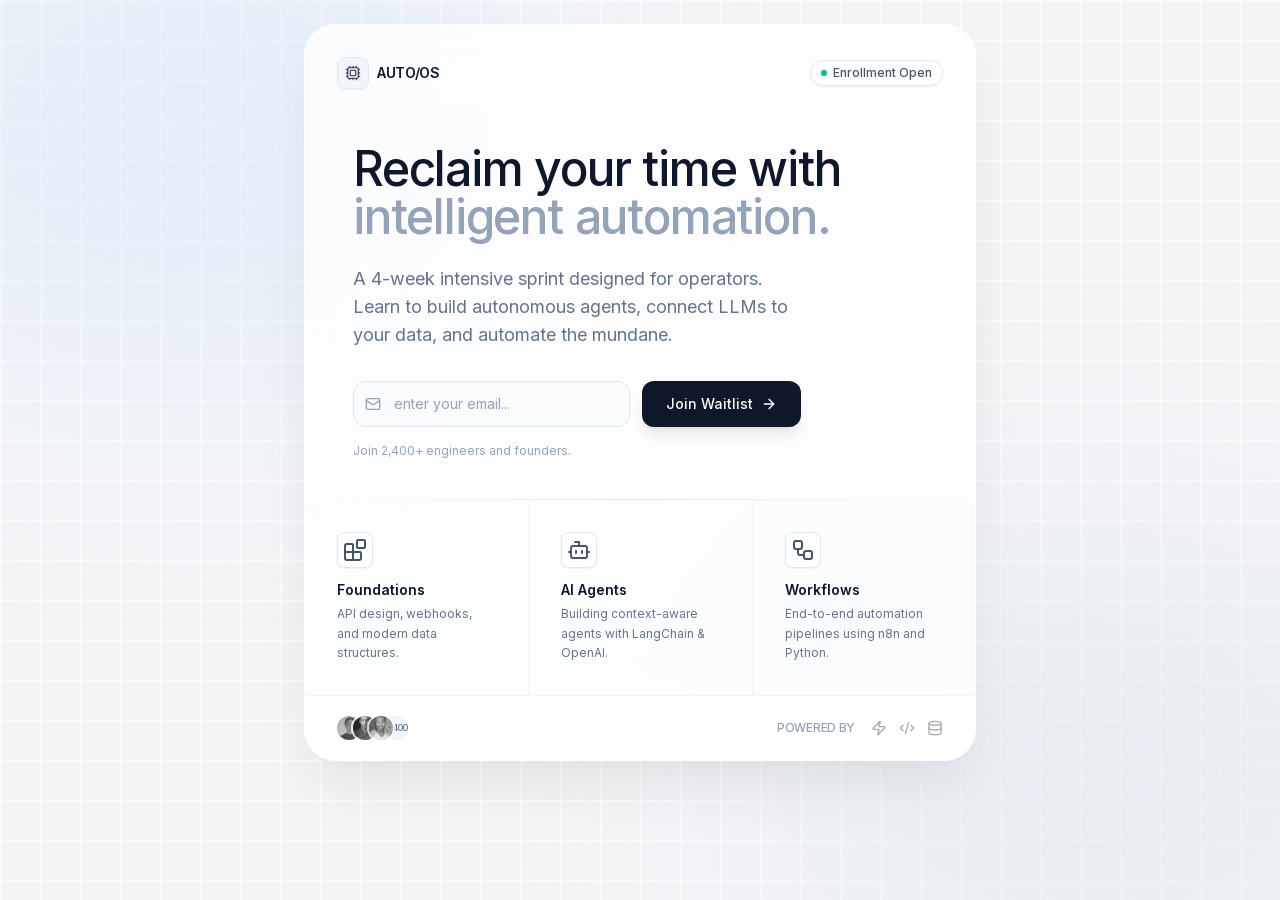
<file: animations/pagina-de-captura/index.html>
<html lang="en"><head><meta charset="utf-8"/>
<meta content="width=device-width, initial-scale=1.0" name="viewport"/>
<title>AI Automation Cohort</title>
<script src="assets/resource_3fa48481346f.js"></script>
<script src="assets/lucide_latest_2eebd0ebe8c2.js"></script>
<link href="https://fonts.googleapis.com" rel="preconnect"/>
<link crossorigin="" href="https://fonts.gstatic.com" rel="preconnect"/>
<link href="assets/css2_19fd9cc6b396.css" rel="stylesheet"/>
<style>
body {
font-family: 'Inter', sans-serif;
background-color: #f3f4f6;
background-image:
linear-gradient(rgba(255, 255, 255, 0.5) 2px, transparent 2px),
linear-gradient(90deg, rgba(255, 255, 255, 0.5) 2px, transparent 2px);
background-size: 40px 40px;
}
/* 3D Perspective Container */
.perspective-container {
perspective: 2000px;
}
/* Complex Entrance Animation Keyframes */
@keyframes card-entrance {
0% {
opacity: 0;
transform: scale(0.9) rotateX(10deg) translateY(40px);
filter: blur(10px);
}
100% {
opacity: 1;
transform: scale(1) rotateX(0deg) translateY(0);
filter: blur(0px);
}
}
@keyframes content-slide-up {
0% {
opacity: 0;
transform: translateY(20px);
filter: blur(4px);
}
100% {
opacity: 1;
transform: translateY(0);
filter: blur(0px);
}
}
@keyframes float-3d {
0%, 100% { transform: translateY(0) rotateZ(0); }
50% { transform: translateY(-10px) rotateZ(1deg); }
}
/* Animation Classes */
.animate-card {
animation: card-entrance 1.2s cubic-bezier(0.16, 1, 0.3, 1) forwards;
}
.animate-content {
opacity: 0; /* Start hidden */
animation: content-slide-up 0.8s cubic-bezier(0.16, 1, 0.3, 1) forwards;
}
.animate-float {
animation: float-3d 6s ease-in-out infinite;
}
/* Delays */
.delay-100 { animation-delay: 0.1s; }
.delay-200 { animation-delay: 0.2s; }
.delay-300 { animation-delay: 0.3s; }
.delay-400 { animation-delay: 0.4s; }
.delay-500 { animation-delay: 0.5s; }
/* Custom UI Elements */
.custom-input {
transition: all 0.3s ease;
}
.custom-input:focus {
box-shadow: 0 0 0 4px rgba(226, 232, 240, 0.5);
}
/* Smooth Gradient Text */
.text-gradient {
background: linear-gradient(135deg, #1e293b 0%, #64748b 100%);
-webkit-background-clip: text;
-webkit-text-fill-color: transparent;
}
</style>
<style>
/* 3D Transform utilities */
</style>
<script>
// Configure Tailwind to include our custom 3D transform utilities
tailwind.config = {
theme: {
extend: {
// Add any custom theme extensions here if needed
}
},
plugins: [
function({ addUtilities }) {
const rotateXUtilities = {};
const rotateYUtilities = {};
const rotateZUtilities = {};
const rotateValues = [0, 5, 10, 15, 20, 30, 45, 75];
// Generate rotate-x utilities
rotateValues.forEach((value) => {
rotateXUtilities[`.rotate-x-${value}`] = {
'--tw-rotate-x': `${value}deg`,
transform: `
translate3d(var(--tw-translate-x, 0), var(--tw-translate-y, 0), var(--tw-translate-z, 0))
rotateX(var(--tw-rotate-x, 0))
rotateY(var(--tw-rotate-y, 0))
rotateZ(var(--tw-rotate-z, 0))
skewX(var(--tw-skew-x, 0))
skewY(var(--tw-skew-y, 0))
scaleX(var(--tw-scale-x, 1))
scaleY(var(--tw-scale-y, 1))
`.replace(/\\s+/g, ' ').trim(),
};
if (value !== 0) {
rotateXUtilities[`.-rotate-x-${value}`] = {
'--tw-rotate-x': `-${value}deg`,
transform: `
translate3d(var(--tw-translate-x, 0), var(--tw-translate-y, 0), var(--tw-translate-z, 0))
rotateX(var(--tw-rotate-x, 0))
rotateY(var(--tw-rotate-y, 0))
rotateZ(var(--tw-rotate-z, 0))
skewX(var(--tw-skew-x, 0))
skewY(var(--tw-skew-y, 0))
scaleX(var(--tw-scale-x, 1))
scaleY(var(--tw-scale-y, 1))
`.replace(/\\s+/g, ' ').trim(),
};
}
});
// Generate rotate-y utilities
rotateValues.forEach((value) => {
rotateYUtilities[`.rotate-y-${value}`] = {
'--tw-rotate-y': `${value}deg`,
transform: `
translate3d(var(--tw-translate-x, 0), var(--tw-translate-y, 0), var(--tw-translate-z, 0))
rotateX(var(--tw-rotate-x, 0))
rotateY(var(--tw-rotate-y, 0))
rotateZ(var(--tw-rotate-z, 0))
skewX(var(--tw-skew-x, 0))
skewY(var(--tw-skew-y, 0))
scaleX(var(--tw-scale-x, 1))
scaleY(var(--tw-scale-y, 1))
`.replace(/\\s+/g, ' ').trim(),
};
if (value !== 0) {
rotateYUtilities[`.-rotate-y-${value}`] = {
'--tw-rotate-y': `-${value}deg`,
transform: `
translate3d(var(--tw-translate-x, 0), var(--tw-translate-y, 0), var(--tw-translate-z, 0))
rotateX(var(--tw-rotate-x, 0))
rotateY(var(--tw-rotate-y, 0))
rotateZ(var(--tw-rotate-z, 0))
skewX(var(--tw-skew-x, 0))
skewY(var(--tw-skew-y, 0))
scaleX(var(--tw-scale-x, 1))
scaleY(var(--tw-scale-y, 1))
`.replace(/\\s+/g, ' ').trim(),
};
}
});
// Generate rotate-z utilities
rotateValues.forEach((value) => {
rotateZUtilities[`.rotate-z-${value}`] = {
'--tw-rotate-z': `${value}deg`,
transform: `
translate3d(var(--tw-translate-x, 0), var(--tw-translate-y, 0), var(--tw-translate-z, 0))
rotateX(var(--tw-rotate-x, 0))
rotateY(var(--tw-rotate-y, 0))
rotateZ(var(--tw-rotate-z, 0))
skewX(var(--tw-skew-x, 0))
skewY(var(--tw-skew-y, 0))
scaleX(var(--tw-scale-x, 1))
scaleY(var(--tw-scale-y, 1))
`.replace(/\\s+/g, ' ').trim(),
};
if (value !== 0) {
rotateZUtilities[`.-rotate-z-${value}`] = {
'--tw-rotate-z': `-${value}deg`,
transform: `
translate3d(var(--tw-translate-x, 0), var(--tw-translate-y, 0), var(--tw-translate-z, 0))
rotateX(var(--tw-rotate-x, 0))
rotateY(var(--tw-rotate-y, 0))
rotateZ(var(--tw-rotate-z, 0))
skewX(var(--tw-skew-x, 0))
skewY(var(--tw-skew-y, 0))
scaleX(var(--tw-scale-x, 1))
scaleY(var(--tw-scale-y, 1))
`.replace(/\\s+/g, ' ').trim(),
};
}
});
// Perspective utilities
const perspectiveUtilities = {
".perspective-none": { perspective: "none" },
".perspective-dramatic": { perspective: "100px" },
".perspective-near": { perspective: "300px" },
".perspective-normal": { perspective: "500px" },
".perspective-midrange": { perspective: "800px" },
".perspective-distant": { perspective: "1200px" },
};
// Transform style utilities
const transformStyleUtilities = {
".transform-style-preserve-3d": { "transform-style": "preserve-3d" },
".transform-style-flat": { "transform-style": "flat" },
};
addUtilities({
...rotateXUtilities,
...rotateYUtilities,
...rotateZUtilities,
...perspectiveUtilities,
...transformStyleUtilities,
});
}
]
};
</script></head>
<body class="min-h-screen flex items-start justify-center p-4 sm:p-6 overflow-hidden text-slate-800 antialiased selection:bg-slate-200 selection:text-slate-900 perspective-container">
<!-- Ambient Background Blobs -->
<div class="fixed top-0 left-0 w-full h-full overflow-hidden -z-10 pointer-events-none">
<div class="absolute top-[-10%] left-[-10%] w-[50%] h-[50%] bg-blue-100 rounded-full blur-[120px] opacity-60 animate-float"></div>
<div class="absolute bottom-[-10%] right-[-10%] w-[50%] h-[50%] bg-slate-200 rounded-full blur-[120px] opacity-60 animate-float" style="animation-delay: -3s;"></div>
</div>
<!-- Main Card Container -->
<main class="relative w-full max-w-2xl bg-white/80 backdrop-blur-2xl border border-white/60 shadow-[0_30px_60px_-12px_rgba(0,0,0,0.08),0_10px_20px_-10px_rgba(0,0,0,0.04)] rounded-[32px] overflow-hidden animate-card transform-style-3d">
<!-- Top Navigation / Status -->
<div class="flex items-center justify-between px-8 pt-8 animate-content delay-100">
<div class="flex items-center gap-2">
<div class="w-8 h-8 bg-slate-100 rounded-lg flex items-center justify-center border border-slate-200 shadow-sm">
<i class="w-4 h-4 text-slate-600" data-lucide="cpu"></i>
</div>
<span class="text-sm font-semibold tracking-tight text-slate-900">AUTO/OS</span>
</div>
<div class="flex items-center gap-3">
<span class="inline-flex items-center gap-1.5 rounded-full border border-slate-200 bg-white/50 px-2.5 py-1 text-xs font-medium text-slate-600 backdrop-blur-sm shadow-sm">
<span class="relative flex h-1.5 w-1.5">
<span class="animate-ping absolute inline-flex h-full w-full rounded-full bg-emerald-400 opacity-75"></span>
<span class="relative inline-flex rounded-full h-1.5 w-1.5 bg-emerald-500"></span>
</span>
                    Enrollment Open
                </span>
</div>
</div>
<!-- Hero Content -->
<div class="px-8 pt-10 pb-8 sm:px-12 sm:pt-14 sm:pb-10">
<div class="space-y-6">
<h1 class="text-4xl sm:text-5xl font-medium tracking-tight text-slate-900 leading-[1.1] animate-content delay-200">
                    Reclaim your time with <br/>
<span class="text-slate-400">intelligent automation.</span>
</h1>
<p class="text-base sm:text-lg text-slate-500 max-w-md leading-relaxed animate-content delay-300">
                    A 4-week intensive sprint designed for operators. Learn to build autonomous agents, connect LLMs to your data, and automate the mundane.
                </p>
<!-- Custom Input Group -->
<div class="animate-content delay-400 pt-2">
<form class="flex flex-col sm:flex-row gap-3 max-w-md">
<div class="relative flex-grow group">
<div class="absolute inset-y-0 left-0 pl-3 flex items-center pointer-events-none">
<i class="h-4 w-4 text-slate-400 group-focus-within:text-slate-600 transition-colors" data-lucide="mail"></i>
</div>
<input class="custom-input w-full rounded-xl border border-slate-200 bg-slate-50/50 py-3 pl-10 pr-4 text-sm text-slate-800 placeholder-slate-400 outline-none focus:border-slate-300 focus:bg-white" placeholder="enter your email..." required="" type="email"/>
</div>
<button class="group relative flex items-center justify-center gap-2 rounded-xl bg-slate-900 px-6 py-3 text-sm font-medium text-white shadow-lg shadow-slate-900/10 transition-all hover:bg-slate-800 hover:scale-[1.02] active:scale-[0.98]" type="button">
<span>Join Waitlist</span>
<i class="w-4 h-4 transition-transform group-hover:translate-x-1" data-lucide="arrow-right"></i>
</button>
</form>
<p class="mt-3 text-xs text-slate-400">Join 2,400+ engineers and founders.</p>
</div>
</div>
</div>
<!-- Divider -->
<div class="w-full h-px bg-gradient-to-r from-transparent via-slate-200 to-transparent animate-content delay-400"></div>
<!-- Curriculum Grid -->
<div class="grid grid-cols-1 sm:grid-cols-3 divide-y sm:divide-y-0 sm:divide-x divide-slate-100 bg-slate-50/30 animate-content delay-500">
<!-- Item 1 -->
<div class="p-6 sm:p-8 hover:bg-white/60 transition-colors duration-300 group cursor-default">
<div class="mb-3 inline-flex h-9 w-9 items-center justify-center rounded-lg border border-slate-200 bg-white shadow-sm group-hover:scale-110 transition-transform duration-300 ease-out">
<i class="h-4.5 w-4.5 text-slate-600" data-lucide="blocks"></i>
</div>
<h3 class="text-sm font-semibold text-slate-900">Foundations</h3>
<p class="mt-1 text-xs text-slate-500 leading-relaxed">
                    API design, webhooks, and modern data structures.
                </p>
</div>
<!-- Item 2 -->
<div class="p-6 sm:p-8 hover:bg-white/60 transition-colors duration-300 group cursor-default">
<div class="mb-3 inline-flex h-9 w-9 items-center justify-center rounded-lg border border-slate-200 bg-white shadow-sm group-hover:scale-110 transition-transform duration-300 ease-out">
<i class="h-4.5 w-4.5 text-slate-600" data-lucide="bot"></i>
</div>
<h3 class="text-sm font-semibold text-slate-900">AI Agents</h3>
<p class="mt-1 text-xs text-slate-500 leading-relaxed">
                    Building context-aware agents with LangChain &amp; OpenAI.
                </p>
</div>
<!-- Item 3 -->
<div class="p-6 sm:p-8 hover:bg-white/60 transition-colors duration-300 group cursor-default">
<div class="mb-3 inline-flex h-9 w-9 items-center justify-center rounded-lg border border-slate-200 bg-white shadow-sm group-hover:scale-110 transition-transform duration-300 ease-out">
<i class="h-4.5 w-4.5 text-slate-600" data-lucide="workflow"></i>
</div>
<h3 class="text-sm font-semibold text-slate-900">Workflows</h3>
<p class="mt-1 text-xs text-slate-500 leading-relaxed">
                    End-to-end automation pipelines using n8n and Python.
                </p>
</div>
</div>
<!-- Footer / Social Proof -->
<div class="border-t border-slate-100 bg-white px-8 py-5 flex flex-col sm:flex-row items-center justify-between gap-4 animate-content delay-500">
<div class="flex -space-x-2 overflow-hidden">
<img alt="" class="inline-block h-6 w-6 rounded-full ring-2 ring-white grayscale opacity-80" src="assets/photo-1534528741775-53994a69da_97e2f902d0c5.avif"/>
<img alt="" class="inline-block h-6 w-6 rounded-full ring-2 ring-white grayscale opacity-80" src="assets/photo-1506794778202-cad84cf45f_a3b41743dd04.avif"/>
<img alt="" class="inline-block h-6 w-6 rounded-full ring-2 ring-white grayscale opacity-80" src="assets/photo-1507003211169-0a1dd7228f_1583fddadcf2.avif"/>
<div class="flex h-6 w-6 items-center justify-center rounded-full bg-slate-100 ring-2 ring-white">
<span class="text-[9px] font-medium text-slate-500">+400</span>
</div>
</div>
<div class="flex items-center gap-4">
<p class="text-xs font-medium text-slate-400 tracking-tight">POWERED BY</p>
<div class="flex gap-3 opacity-40 grayscale">
<i class="h-4 w-4" data-lucide="zap"></i>
<i class="h-4 w-4" data-lucide="code-2"></i>
<i class="h-4 w-4" data-lucide="database"></i>
</div>
</div>
</div>
</main>
<script>
        lucide.createIcons();
    </script>
<script data-img-fallback-handler="">!function(){var f=["https://hoirqrkdgbmvpwutwuwj.supabase.co/storage/v1/object/public/assets/assets/917d6f93-fb36-439a-8c48-884b67b35381_1600w.jpg","https://hoirqrkdgbmvpwutwuwj.supabase.co/storage/v1/object/public/assets/assets/4734259a-bad7-422f-981e-ce01e79184f2_1600w.jpg","https://hoirqrkdgbmvpwutwuwj.supabase.co/storage/v1/object/public/assets/assets/c543a9e1-f226-4ced-80b0-feb8445a75b9_1600w.jpg","https://hoirqrkdgbmvpwutwuwj.supabase.co/storage/v1/object/public/assets/assets/5bab247f-35d9-400d-a82b-fd87cfe913d2_1600w.webp","https://hoirqrkdgbmvpwutwuwj.supabase.co/storage/v1/object/public/assets/assets/30104e3c-5eea-4b93-93e9-5313698a7156_1600w.webp"],h=new Set;function g(s){for(var x=0,i=0;i<s.length;i++)x=(x<<5)-x+s.charCodeAt(i)|0;return f[Math.abs(x)%f.length]}function r(t){var s=t.src;if(s&&!h.has(s)){h.add(s);t.src=g(s)}}window.addEventListener("error",function(e){var t=e.target;if(t&&t.tagName==="IMG")r(t)},!0);function c(){document.querySelectorAll("img").forEach(function(i){if(i.complete&&!i.naturalWidth&&i.src)r(i)})}if(document.readyState==="loading")document.addEventListener("DOMContentLoaded",c);else c()}()</script></body></html>
</file>
<file: animations/animation-clean/assets/css2_19fd9cc6b396.css>
/* cyrillic-ext */
@font-face {
  font-family: 'Inter';
  font-style: normal;
  font-weight: 300;
  font-display: swap;
  src: url("UcC73FwrK3iLTeHuS_nVMrMxCp50Sj_7249155f7a06.woff2") format('woff2');
  unicode-range: U+0460-052F, U+1C80-1C8A, U+20B4, U+2DE0-2DFF, U+A640-A69F, U+FE2E-FE2F;
}
/* cyrillic */
@font-face {
  font-family: 'Inter';
  font-style: normal;
  font-weight: 300;
  font-display: swap;
  src: url("UcC73FwrK3iLTeHuS_nVMrMxCp50Sj_e34c5f1bf15e.woff2") format('woff2');
  unicode-range: U+0301, U+0400-045F, U+0490-0491, U+04B0-04B1, U+2116;
}
/* greek-ext */
@font-face {
  font-family: 'Inter';
  font-style: normal;
  font-weight: 300;
  font-display: swap;
  src: url("UcC73FwrK3iLTeHuS_nVMrMxCp50Sj_6e1a6b2b96f4.woff2") format('woff2');
  unicode-range: U+1F00-1FFF;
}
/* greek */
@font-face {
  font-family: 'Inter';
  font-style: normal;
  font-weight: 300;
  font-display: swap;
  src: url("UcC73FwrK3iLTeHuS_nVMrMxCp50Sj_656bbed6cec3.woff2") format('woff2');
  unicode-range: U+0370-0377, U+037A-037F, U+0384-038A, U+038C, U+038E-03A1, U+03A3-03FF;
}
/* vietnamese */
@font-face {
  font-family: 'Inter';
  font-style: normal;
  font-weight: 300;
  font-display: swap;
  src: url("UcC73FwrK3iLTeHuS_nVMrMxCp50Sj_fc83e07548c4.woff2") format('woff2');
  unicode-range: U+0102-0103, U+0110-0111, U+0128-0129, U+0168-0169, U+01A0-01A1, U+01AF-01B0, U+0300-0301, U+0303-0304, U+0308-0309, U+0323, U+0329, U+1EA0-1EF9, U+20AB;
}
/* latin-ext */
@font-face {
  font-family: 'Inter';
  font-style: normal;
  font-weight: 300;
  font-display: swap;
  src: url("UcC73FwrK3iLTeHuS_nVMrMxCp50Sj_749a308406a6.woff2") format('woff2');
  unicode-range: U+0100-02BA, U+02BD-02C5, U+02C7-02CC, U+02CE-02D7, U+02DD-02FF, U+0304, U+0308, U+0329, U+1D00-1DBF, U+1E00-1E9F, U+1EF2-1EFF, U+2020, U+20A0-20AB, U+20AD-20C0, U+2113, U+2C60-2C7F, U+A720-A7FF;
}
/* latin */
@font-face {
  font-family: 'Inter';
  font-style: normal;
  font-weight: 300;
  font-display: swap;
  src: url("UcC73FwrK3iLTeHuS_nVMrMxCp50Sj_1ab1ad55902b.woff2") format('woff2');
  unicode-range: U+0000-00FF, U+0131, U+0152-0153, U+02BB-02BC, U+02C6, U+02DA, U+02DC, U+0304, U+0308, U+0329, U+2000-206F, U+20AC, U+2122, U+2191, U+2193, U+2212, U+2215, U+FEFF, U+FFFD;
}
/* cyrillic-ext */
@font-face {
  font-family: 'Inter';
  font-style: normal;
  font-weight: 400;
  font-display: swap;
  src: url("UcC73FwrK3iLTeHuS_nVMrMxCp50Sj_7249155f7a06.woff2") format('woff2');
  unicode-range: U+0460-052F, U+1C80-1C8A, U+20B4, U+2DE0-2DFF, U+A640-A69F, U+FE2E-FE2F;
}
/* cyrillic */
@font-face {
  font-family: 'Inter';
  font-style: normal;
  font-weight: 400;
  font-display: swap;
  src: url("UcC73FwrK3iLTeHuS_nVMrMxCp50Sj_e34c5f1bf15e.woff2") format('woff2');
  unicode-range: U+0301, U+0400-045F, U+0490-0491, U+04B0-04B1, U+2116;
}
/* greek-ext */
@font-face {
  font-family: 'Inter';
  font-style: normal;
  font-weight: 400;
  font-display: swap;
  src: url("UcC73FwrK3iLTeHuS_nVMrMxCp50Sj_6e1a6b2b96f4.woff2") format('woff2');
  unicode-range: U+1F00-1FFF;
}
/* greek */
@font-face {
  font-family: 'Inter';
  font-style: normal;
  font-weight: 400;
  font-display: swap;
  src: url("UcC73FwrK3iLTeHuS_nVMrMxCp50Sj_656bbed6cec3.woff2") format('woff2');
  unicode-range: U+0370-0377, U+037A-037F, U+0384-038A, U+038C, U+038E-03A1, U+03A3-03FF;
}
/* vietnamese */
@font-face {
  font-family: 'Inter';
  font-style: normal;
  font-weight: 400;
  font-display: swap;
  src: url("UcC73FwrK3iLTeHuS_nVMrMxCp50Sj_fc83e07548c4.woff2") format('woff2');
  unicode-range: U+0102-0103, U+0110-0111, U+0128-0129, U+0168-0169, U+01A0-01A1, U+01AF-01B0, U+0300-0301, U+0303-0304, U+0308-0309, U+0323, U+0329, U+1EA0-1EF9, U+20AB;
}
/* latin-ext */
@font-face {
  font-family: 'Inter';
  font-style: normal;
  font-weight: 400;
  font-display: swap;
  src: url("UcC73FwrK3iLTeHuS_nVMrMxCp50Sj_749a308406a6.woff2") format('woff2');
  unicode-range: U+0100-02BA, U+02BD-02C5, U+02C7-02CC, U+02CE-02D7, U+02DD-02FF, U+0304, U+0308, U+0329, U+1D00-1DBF, U+1E00-1E9F, U+1EF2-1EFF, U+2020, U+20A0-20AB, U+20AD-20C0, U+2113, U+2C60-2C7F, U+A720-A7FF;
}
/* latin */
@font-face {
  font-family: 'Inter';
  font-style: normal;
  font-weight: 400;
  font-display: swap;
  src: url("UcC73FwrK3iLTeHuS_nVMrMxCp50Sj_1ab1ad55902b.woff2") format('woff2');
  unicode-range: U+0000-00FF, U+0131, U+0152-0153, U+02BB-02BC, U+02C6, U+02DA, U+02DC, U+0304, U+0308, U+0329, U+2000-206F, U+20AC, U+2122, U+2191, U+2193, U+2212, U+2215, U+FEFF, U+FFFD;
}
/* cyrillic-ext */
@font-face {
  font-family: 'Inter';
  font-style: normal;
  font-weight: 500;
  font-display: swap;
  src: url("UcC73FwrK3iLTeHuS_nVMrMxCp50Sj_7249155f7a06.woff2") format('woff2');
  unicode-range: U+0460-052F, U+1C80-1C8A, U+20B4, U+2DE0-2DFF, U+A640-A69F, U+FE2E-FE2F;
}
/* cyrillic */
@font-face {
  font-family: 'Inter';
  font-style: normal;
  font-weight: 500;
  font-display: swap;
  src: url("UcC73FwrK3iLTeHuS_nVMrMxCp50Sj_e34c5f1bf15e.woff2") format('woff2');
  unicode-range: U+0301, U+0400-045F, U+0490-0491, U+04B0-04B1, U+2116;
}
/* greek-ext */
@font-face {
  font-family: 'Inter';
  font-style: normal;
  font-weight: 500;
  font-display: swap;
  src: url("UcC73FwrK3iLTeHuS_nVMrMxCp50Sj_6e1a6b2b96f4.woff2") format('woff2');
  unicode-range: U+1F00-1FFF;
}
/* greek */
@font-face {
  font-family: 'Inter';
  font-style: normal;
  font-weight: 500;
  font-display: swap;
  src: url("UcC73FwrK3iLTeHuS_nVMrMxCp50Sj_656bbed6cec3.woff2") format('woff2');
  unicode-range: U+0370-0377, U+037A-037F, U+0384-038A, U+038C, U+038E-03A1, U+03A3-03FF;
}
/* vietnamese */
@font-face {
  font-family: 'Inter';
  font-style: normal;
  font-weight: 500;
  font-display: swap;
  src: url("UcC73FwrK3iLTeHuS_nVMrMxCp50Sj_fc83e07548c4.woff2") format('woff2');
  unicode-range: U+0102-0103, U+0110-0111, U+0128-0129, U+0168-0169, U+01A0-01A1, U+01AF-01B0, U+0300-0301, U+0303-0304, U+0308-0309, U+0323, U+0329, U+1EA0-1EF9, U+20AB;
}
/* latin-ext */
@font-face {
  font-family: 'Inter';
  font-style: normal;
  font-weight: 500;
  font-display: swap;
  src: url("UcC73FwrK3iLTeHuS_nVMrMxCp50Sj_749a308406a6.woff2") format('woff2');
  unicode-range: U+0100-02BA, U+02BD-02C5, U+02C7-02CC, U+02CE-02D7, U+02DD-02FF, U+0304, U+0308, U+0329, U+1D00-1DBF, U+1E00-1E9F, U+1EF2-1EFF, U+2020, U+20A0-20AB, U+20AD-20C0, U+2113, U+2C60-2C7F, U+A720-A7FF;
}
/* latin */
@font-face {
  font-family: 'Inter';
  font-style: normal;
  font-weight: 500;
  font-display: swap;
  src: url("UcC73FwrK3iLTeHuS_nVMrMxCp50Sj_1ab1ad55902b.woff2") format('woff2');
  unicode-range: U+0000-00FF, U+0131, U+0152-0153, U+02BB-02BC, U+02C6, U+02DA, U+02DC, U+0304, U+0308, U+0329, U+2000-206F, U+20AC, U+2122, U+2191, U+2193, U+2212, U+2215, U+FEFF, U+FFFD;
}
/* cyrillic-ext */
@font-face {
  font-family: 'Inter';
  font-style: normal;
  font-weight: 600;
  font-display: swap;
  src: url("UcC73FwrK3iLTeHuS_nVMrMxCp50Sj_7249155f7a06.woff2") format('woff2');
  unicode-range: U+0460-052F, U+1C80-1C8A, U+20B4, U+2DE0-2DFF, U+A640-A69F, U+FE2E-FE2F;
}
/* cyrillic */
@font-face {
  font-family: 'Inter';
  font-style: normal;
  font-weight: 600;
  font-display: swap;
  src: url("UcC73FwrK3iLTeHuS_nVMrMxCp50Sj_e34c5f1bf15e.woff2") format('woff2');
  unicode-range: U+0301, U+0400-045F, U+0490-0491, U+04B0-04B1, U+2116;
}
/* greek-ext */
@font-face {
  font-family: 'Inter';
  font-style: normal;
  font-weight: 600;
  font-display: swap;
  src: url("UcC73FwrK3iLTeHuS_nVMrMxCp50Sj_6e1a6b2b96f4.woff2") format('woff2');
  unicode-range: U+1F00-1FFF;
}
/* greek */
@font-face {
  font-family: 'Inter';
  font-style: normal;
  font-weight: 600;
  font-display: swap;
  src: url("UcC73FwrK3iLTeHuS_nVMrMxCp50Sj_656bbed6cec3.woff2") format('woff2');
  unicode-range: U+0370-0377, U+037A-037F, U+0384-038A, U+038C, U+038E-03A1, U+03A3-03FF;
}
/* vietnamese */
@font-face {
  font-family: 'Inter';
  font-style: normal;
  font-weight: 600;
  font-display: swap;
  src: url("UcC73FwrK3iLTeHuS_nVMrMxCp50Sj_fc83e07548c4.woff2") format('woff2');
  unicode-range: U+0102-0103, U+0110-0111, U+0128-0129, U+0168-0169, U+01A0-01A1, U+01AF-01B0, U+0300-0301, U+0303-0304, U+0308-0309, U+0323, U+0329, U+1EA0-1EF9, U+20AB;
}
/* latin-ext */
@font-face {
  font-family: 'Inter';
  font-style: normal;
  font-weight: 600;
  font-display: swap;
  src: url("UcC73FwrK3iLTeHuS_nVMrMxCp50Sj_749a308406a6.woff2") format('woff2');
  unicode-range: U+0100-02BA, U+02BD-02C5, U+02C7-02CC, U+02CE-02D7, U+02DD-02FF, U+0304, U+0308, U+0329, U+1D00-1DBF, U+1E00-1E9F, U+1EF2-1EFF, U+2020, U+20A0-20AB, U+20AD-20C0, U+2113, U+2C60-2C7F, U+A720-A7FF;
}
/* latin */
@font-face {
  font-family: 'Inter';
  font-style: normal;
  font-weight: 600;
  font-display: swap;
  src: url("UcC73FwrK3iLTeHuS_nVMrMxCp50Sj_1ab1ad55902b.woff2") format('woff2');
  unicode-range: U+0000-00FF, U+0131, U+0152-0153, U+02BB-02BC, U+02C6, U+02DA, U+02DC, U+0304, U+0308, U+0329, U+2000-206F, U+20AC, U+2122, U+2191, U+2193, U+2212, U+2215, U+FEFF, U+FFFD;
}
</file>
<file: animations/animations-gemini/assets/css2_d532a689d235.css>
/* cyrillic-ext */
@font-face {
  font-family: 'Inter';
  font-style: normal;
  font-weight: 200;
  font-display: swap;
  src: url("UcC73FwrK3iLTeHuS_nVMrMxCp50Sj_7249155f7a06.woff2") format('woff2');
  unicode-range: U+0460-052F, U+1C80-1C8A, U+20B4, U+2DE0-2DFF, U+A640-A69F, U+FE2E-FE2F;
}
/* cyrillic */
@font-face {
  font-family: 'Inter';
  font-style: normal;
  font-weight: 200;
  font-display: swap;
  src: url("UcC73FwrK3iLTeHuS_nVMrMxCp50Sj_e34c5f1bf15e.woff2") format('woff2');
  unicode-range: U+0301, U+0400-045F, U+0490-0491, U+04B0-04B1, U+2116;
}
/* greek-ext */
@font-face {
  font-family: 'Inter';
  font-style: normal;
  font-weight: 200;
  font-display: swap;
  src: url("UcC73FwrK3iLTeHuS_nVMrMxCp50Sj_6e1a6b2b96f4.woff2") format('woff2');
  unicode-range: U+1F00-1FFF;
}
/* greek */
@font-face {
  font-family: 'Inter';
  font-style: normal;
  font-weight: 200;
  font-display: swap;
  src: url("UcC73FwrK3iLTeHuS_nVMrMxCp50Sj_656bbed6cec3.woff2") format('woff2');
  unicode-range: U+0370-0377, U+037A-037F, U+0384-038A, U+038C, U+038E-03A1, U+03A3-03FF;
}
/* vietnamese */
@font-face {
  font-family: 'Inter';
  font-style: normal;
  font-weight: 200;
  font-display: swap;
  src: url("UcC73FwrK3iLTeHuS_nVMrMxCp50Sj_fc83e07548c4.woff2") format('woff2');
  unicode-range: U+0102-0103, U+0110-0111, U+0128-0129, U+0168-0169, U+01A0-01A1, U+01AF-01B0, U+0300-0301, U+0303-0304, U+0308-0309, U+0323, U+0329, U+1EA0-1EF9, U+20AB;
}
/* latin-ext */
@font-face {
  font-family: 'Inter';
  font-style: normal;
  font-weight: 200;
  font-display: swap;
  src: url("UcC73FwrK3iLTeHuS_nVMrMxCp50Sj_749a308406a6.woff2") format('woff2');
  unicode-range: U+0100-02BA, U+02BD-02C5, U+02C7-02CC, U+02CE-02D7, U+02DD-02FF, U+0304, U+0308, U+0329, U+1D00-1DBF, U+1E00-1E9F, U+1EF2-1EFF, U+2020, U+20A0-20AB, U+20AD-20C0, U+2113, U+2C60-2C7F, U+A720-A7FF;
}
/* latin */
@font-face {
  font-family: 'Inter';
  font-style: normal;
  font-weight: 200;
  font-display: swap;
  src: url("UcC73FwrK3iLTeHuS_nVMrMxCp50Sj_1ab1ad55902b.woff2") format('woff2');
  unicode-range: U+0000-00FF, U+0131, U+0152-0153, U+02BB-02BC, U+02C6, U+02DA, U+02DC, U+0304, U+0308, U+0329, U+2000-206F, U+20AC, U+2122, U+2191, U+2193, U+2212, U+2215, U+FEFF, U+FFFD;
}
/* cyrillic-ext */
@font-face {
  font-family: 'Inter';
  font-style: normal;
  font-weight: 300;
  font-display: swap;
  src: url("UcC73FwrK3iLTeHuS_nVMrMxCp50Sj_7249155f7a06.woff2") format('woff2');
  unicode-range: U+0460-052F, U+1C80-1C8A, U+20B4, U+2DE0-2DFF, U+A640-A69F, U+FE2E-FE2F;
}
/* cyrillic */
@font-face {
  font-family: 'Inter';
  font-style: normal;
  font-weight: 300;
  font-display: swap;
  src: url("UcC73FwrK3iLTeHuS_nVMrMxCp50Sj_e34c5f1bf15e.woff2") format('woff2');
  unicode-range: U+0301, U+0400-045F, U+0490-0491, U+04B0-04B1, U+2116;
}
/* greek-ext */
@font-face {
  font-family: 'Inter';
  font-style: normal;
  font-weight: 300;
  font-display: swap;
  src: url("UcC73FwrK3iLTeHuS_nVMrMxCp50Sj_6e1a6b2b96f4.woff2") format('woff2');
  unicode-range: U+1F00-1FFF;
}
/* greek */
@font-face {
  font-family: 'Inter';
  font-style: normal;
  font-weight: 300;
  font-display: swap;
  src: url("UcC73FwrK3iLTeHuS_nVMrMxCp50Sj_656bbed6cec3.woff2") format('woff2');
  unicode-range: U+0370-0377, U+037A-037F, U+0384-038A, U+038C, U+038E-03A1, U+03A3-03FF;
}
/* vietnamese */
@font-face {
  font-family: 'Inter';
  font-style: normal;
  font-weight: 300;
  font-display: swap;
  src: url("UcC73FwrK3iLTeHuS_nVMrMxCp50Sj_fc83e07548c4.woff2") format('woff2');
  unicode-range: U+0102-0103, U+0110-0111, U+0128-0129, U+0168-0169, U+01A0-01A1, U+01AF-01B0, U+0300-0301, U+0303-0304, U+0308-0309, U+0323, U+0329, U+1EA0-1EF9, U+20AB;
}
/* latin-ext */
@font-face {
  font-family: 'Inter';
  font-style: normal;
  font-weight: 300;
  font-display: swap;
  src: url("UcC73FwrK3iLTeHuS_nVMrMxCp50Sj_749a308406a6.woff2") format('woff2');
  unicode-range: U+0100-02BA, U+02BD-02C5, U+02C7-02CC, U+02CE-02D7, U+02DD-02FF, U+0304, U+0308, U+0329, U+1D00-1DBF, U+1E00-1E9F, U+1EF2-1EFF, U+2020, U+20A0-20AB, U+20AD-20C0, U+2113, U+2C60-2C7F, U+A720-A7FF;
}
/* latin */
@font-face {
  font-family: 'Inter';
  font-style: normal;
  font-weight: 300;
  font-display: swap;
  src: url("UcC73FwrK3iLTeHuS_nVMrMxCp50Sj_1ab1ad55902b.woff2") format('woff2');
  unicode-range: U+0000-00FF, U+0131, U+0152-0153, U+02BB-02BC, U+02C6, U+02DA, U+02DC, U+0304, U+0308, U+0329, U+2000-206F, U+20AC, U+2122, U+2191, U+2193, U+2212, U+2215, U+FEFF, U+FFFD;
}
/* cyrillic-ext */
@font-face {
  font-family: 'Inter';
  font-style: normal;
  font-weight: 400;
  font-display: swap;
  src: url("UcC73FwrK3iLTeHuS_nVMrMxCp50Sj_7249155f7a06.woff2") format('woff2');
  unicode-range: U+0460-052F, U+1C80-1C8A, U+20B4, U+2DE0-2DFF, U+A640-A69F, U+FE2E-FE2F;
}
/* cyrillic */
@font-face {
  font-family: 'Inter';
  font-style: normal;
  font-weight: 400;
  font-display: swap;
  src: url("UcC73FwrK3iLTeHuS_nVMrMxCp50Sj_e34c5f1bf15e.woff2") format('woff2');
  unicode-range: U+0301, U+0400-045F, U+0490-0491, U+04B0-04B1, U+2116;
}
/* greek-ext */
@font-face {
  font-family: 'Inter';
  font-style: normal;
  font-weight: 400;
  font-display: swap;
  src: url("UcC73FwrK3iLTeHuS_nVMrMxCp50Sj_6e1a6b2b96f4.woff2") format('woff2');
  unicode-range: U+1F00-1FFF;
}
/* greek */
@font-face {
  font-family: 'Inter';
  font-style: normal;
  font-weight: 400;
  font-display: swap;
  src: url("UcC73FwrK3iLTeHuS_nVMrMxCp50Sj_656bbed6cec3.woff2") format('woff2');
  unicode-range: U+0370-0377, U+037A-037F, U+0384-038A, U+038C, U+038E-03A1, U+03A3-03FF;
}
/* vietnamese */
@font-face {
  font-family: 'Inter';
  font-style: normal;
  font-weight: 400;
  font-display: swap;
  src: url("UcC73FwrK3iLTeHuS_nVMrMxCp50Sj_fc83e07548c4.woff2") format('woff2');
  unicode-range: U+0102-0103, U+0110-0111, U+0128-0129, U+0168-0169, U+01A0-01A1, U+01AF-01B0, U+0300-0301, U+0303-0304, U+0308-0309, U+0323, U+0329, U+1EA0-1EF9, U+20AB;
}
/* latin-ext */
@font-face {
  font-family: 'Inter';
  font-style: normal;
  font-weight: 400;
  font-display: swap;
  src: url("UcC73FwrK3iLTeHuS_nVMrMxCp50Sj_749a308406a6.woff2") format('woff2');
  unicode-range: U+0100-02BA, U+02BD-02C5, U+02C7-02CC, U+02CE-02D7, U+02DD-02FF, U+0304, U+0308, U+0329, U+1D00-1DBF, U+1E00-1E9F, U+1EF2-1EFF, U+2020, U+20A0-20AB, U+20AD-20C0, U+2113, U+2C60-2C7F, U+A720-A7FF;
}
/* latin */
@font-face {
  font-family: 'Inter';
  font-style: normal;
  font-weight: 400;
  font-display: swap;
  src: url("UcC73FwrK3iLTeHuS_nVMrMxCp50Sj_1ab1ad55902b.woff2") format('woff2');
  unicode-range: U+0000-00FF, U+0131, U+0152-0153, U+02BB-02BC, U+02C6, U+02DA, U+02DC, U+0304, U+0308, U+0329, U+2000-206F, U+20AC, U+2122, U+2191, U+2193, U+2212, U+2215, U+FEFF, U+FFFD;
}
/* cyrillic-ext */
@font-face {
  font-family: 'Inter';
  font-style: normal;
  font-weight: 500;
  font-display: swap;
  src: url("UcC73FwrK3iLTeHuS_nVMrMxCp50Sj_7249155f7a06.woff2") format('woff2');
  unicode-range: U+0460-052F, U+1C80-1C8A, U+20B4, U+2DE0-2DFF, U+A640-A69F, U+FE2E-FE2F;
}
/* cyrillic */
@font-face {
  font-family: 'Inter';
  font-style: normal;
  font-weight: 500;
  font-display: swap;
  src: url("UcC73FwrK3iLTeHuS_nVMrMxCp50Sj_e34c5f1bf15e.woff2") format('woff2');
  unicode-range: U+0301, U+0400-045F, U+0490-0491, U+04B0-04B1, U+2116;
}
/* greek-ext */
@font-face {
  font-family: 'Inter';
  font-style: normal;
  font-weight: 500;
  font-display: swap;
  src: url("UcC73FwrK3iLTeHuS_nVMrMxCp50Sj_6e1a6b2b96f4.woff2") format('woff2');
  unicode-range: U+1F00-1FFF;
}
/* greek */
@font-face {
  font-family: 'Inter';
  font-style: normal;
  font-weight: 500;
  font-display: swap;
  src: url("UcC73FwrK3iLTeHuS_nVMrMxCp50Sj_656bbed6cec3.woff2") format('woff2');
  unicode-range: U+0370-0377, U+037A-037F, U+0384-038A, U+038C, U+038E-03A1, U+03A3-03FF;
}
/* vietnamese */
@font-face {
  font-family: 'Inter';
  font-style: normal;
  font-weight: 500;
  font-display: swap;
  src: url("UcC73FwrK3iLTeHuS_nVMrMxCp50Sj_fc83e07548c4.woff2") format('woff2');
  unicode-range: U+0102-0103, U+0110-0111, U+0128-0129, U+0168-0169, U+01A0-01A1, U+01AF-01B0, U+0300-0301, U+0303-0304, U+0308-0309, U+0323, U+0329, U+1EA0-1EF9, U+20AB;
}
/* latin-ext */
@font-face {
  font-family: 'Inter';
  font-style: normal;
  font-weight: 500;
  font-display: swap;
  src: url("UcC73FwrK3iLTeHuS_nVMrMxCp50Sj_749a308406a6.woff2") format('woff2');
  unicode-range: U+0100-02BA, U+02BD-02C5, U+02C7-02CC, U+02CE-02D7, U+02DD-02FF, U+0304, U+0308, U+0329, U+1D00-1DBF, U+1E00-1E9F, U+1EF2-1EFF, U+2020, U+20A0-20AB, U+20AD-20C0, U+2113, U+2C60-2C7F, U+A720-A7FF;
}
/* latin */
@font-face {
  font-family: 'Inter';
  font-style: normal;
  font-weight: 500;
  font-display: swap;
  src: url("UcC73FwrK3iLTeHuS_nVMrMxCp50Sj_1ab1ad55902b.woff2") format('woff2');
  unicode-range: U+0000-00FF, U+0131, U+0152-0153, U+02BB-02BC, U+02C6, U+02DA, U+02DC, U+0304, U+0308, U+0329, U+2000-206F, U+20AC, U+2122, U+2191, U+2193, U+2212, U+2215, U+FEFF, U+FFFD;
}
/* cyrillic-ext */
@font-face {
  font-family: 'Inter';
  font-style: normal;
  font-weight: 600;
  font-display: swap;
  src: url("UcC73FwrK3iLTeHuS_nVMrMxCp50Sj_7249155f7a06.woff2") format('woff2');
  unicode-range: U+0460-052F, U+1C80-1C8A, U+20B4, U+2DE0-2DFF, U+A640-A69F, U+FE2E-FE2F;
}
/* cyrillic */
@font-face {
  font-family: 'Inter';
  font-style: normal;
  font-weight: 600;
  font-display: swap;
  src: url("UcC73FwrK3iLTeHuS_nVMrMxCp50Sj_e34c5f1bf15e.woff2") format('woff2');
  unicode-range: U+0301, U+0400-045F, U+0490-0491, U+04B0-04B1, U+2116;
}
/* greek-ext */
@font-face {
  font-family: 'Inter';
  font-style: normal;
  font-weight: 600;
  font-display: swap;
  src: url("UcC73FwrK3iLTeHuS_nVMrMxCp50Sj_6e1a6b2b96f4.woff2") format('woff2');
  unicode-range: U+1F00-1FFF;
}
/* greek */
@font-face {
  font-family: 'Inter';
  font-style: normal;
  font-weight: 600;
  font-display: swap;
  src: url("UcC73FwrK3iLTeHuS_nVMrMxCp50Sj_656bbed6cec3.woff2") format('woff2');
  unicode-range: U+0370-0377, U+037A-037F, U+0384-038A, U+038C, U+038E-03A1, U+03A3-03FF;
}
/* vietnamese */
@font-face {
  font-family: 'Inter';
  font-style: normal;
  font-weight: 600;
  font-display: swap;
  src: url("UcC73FwrK3iLTeHuS_nVMrMxCp50Sj_fc83e07548c4.woff2") format('woff2');
  unicode-range: U+0102-0103, U+0110-0111, U+0128-0129, U+0168-0169, U+01A0-01A1, U+01AF-01B0, U+0300-0301, U+0303-0304, U+0308-0309, U+0323, U+0329, U+1EA0-1EF9, U+20AB;
}
/* latin-ext */
@font-face {
  font-family: 'Inter';
  font-style: normal;
  font-weight: 600;
  font-display: swap;
  src: url("UcC73FwrK3iLTeHuS_nVMrMxCp50Sj_749a308406a6.woff2") format('woff2');
  unicode-range: U+0100-02BA, U+02BD-02C5, U+02C7-02CC, U+02CE-02D7, U+02DD-02FF, U+0304, U+0308, U+0329, U+1D00-1DBF, U+1E00-1E9F, U+1EF2-1EFF, U+2020, U+20A0-20AB, U+20AD-20C0, U+2113, U+2C60-2C7F, U+A720-A7FF;
}
/* latin */
@font-face {
  font-family: 'Inter';
  font-style: normal;
  font-weight: 600;
  font-display: swap;
  src: url("UcC73FwrK3iLTeHuS_nVMrMxCp50Sj_1ab1ad55902b.woff2") format('woff2');
  unicode-range: U+0000-00FF, U+0131, U+0152-0153, U+02BB-02BC, U+02C6, U+02DA, U+02DC, U+0304, U+0308, U+0329, U+2000-206F, U+20AC, U+2122, U+2191, U+2193, U+2212, U+2215, U+FEFF, U+FFFD;
}
</file>
<file: animations/animations-gemini/assets/css2_86e10c4bcbd4.css>
/* cyrillic */
@font-face {
  font-family: 'Geist';
  font-style: normal;
  font-weight: 300;
  font-display: swap;
  src: url("gyByhwUxId8gMEwYGFWNOITddY4_8e42e564c939.woff2") format('woff2');
  unicode-range: U+0301, U+0400-045F, U+0490-0491, U+04B0-04B1, U+2116;
}
/* latin-ext */
@font-face {
  font-family: 'Geist';
  font-style: normal;
  font-weight: 300;
  font-display: swap;
  src: url("gyByhwUxId8gMEwSGFWNOITddY4_bd9fc9d85a99.woff2") format('woff2');
  unicode-range: U+0100-02BA, U+02BD-02C5, U+02C7-02CC, U+02CE-02D7, U+02DD-02FF, U+0304, U+0308, U+0329, U+1D00-1DBF, U+1E00-1E9F, U+1EF2-1EFF, U+2020, U+20A0-20AB, U+20AD-20C0, U+2113, U+2C60-2C7F, U+A720-A7FF;
}
/* latin */
@font-face {
  font-family: 'Geist';
  font-style: normal;
  font-weight: 300;
  font-display: swap;
  src: url("gyByhwUxId8gMEwcGFWNOITd_79e7a99c0e70.woff2") format('woff2');
  unicode-range: U+0000-00FF, U+0131, U+0152-0153, U+02BB-02BC, U+02C6, U+02DA, U+02DC, U+0304, U+0308, U+0329, U+2000-206F, U+20AC, U+2122, U+2191, U+2193, U+2212, U+2215, U+FEFF, U+FFFD;
}
/* cyrillic */
@font-face {
  font-family: 'Geist';
  font-style: normal;
  font-weight: 400;
  font-display: swap;
  src: url("gyByhwUxId8gMEwYGFWNOITddY4_8e42e564c939.woff2") format('woff2');
  unicode-range: U+0301, U+0400-045F, U+0490-0491, U+04B0-04B1, U+2116;
}
/* latin-ext */
@font-face {
  font-family: 'Geist';
  font-style: normal;
  font-weight: 400;
  font-display: swap;
  src: url("gyByhwUxId8gMEwSGFWNOITddY4_bd9fc9d85a99.woff2") format('woff2');
  unicode-range: U+0100-02BA, U+02BD-02C5, U+02C7-02CC, U+02CE-02D7, U+02DD-02FF, U+0304, U+0308, U+0329, U+1D00-1DBF, U+1E00-1E9F, U+1EF2-1EFF, U+2020, U+20A0-20AB, U+20AD-20C0, U+2113, U+2C60-2C7F, U+A720-A7FF;
}
/* latin */
@font-face {
  font-family: 'Geist';
  font-style: normal;
  font-weight: 400;
  font-display: swap;
  src: url("gyByhwUxId8gMEwcGFWNOITd_79e7a99c0e70.woff2") format('woff2');
  unicode-range: U+0000-00FF, U+0131, U+0152-0153, U+02BB-02BC, U+02C6, U+02DA, U+02DC, U+0304, U+0308, U+0329, U+2000-206F, U+20AC, U+2122, U+2191, U+2193, U+2212, U+2215, U+FEFF, U+FFFD;
}
/* cyrillic */
@font-face {
  font-family: 'Geist';
  font-style: normal;
  font-weight: 500;
  font-display: swap;
  src: url("gyByhwUxId8gMEwYGFWNOITddY4_8e42e564c939.woff2") format('woff2');
  unicode-range: U+0301, U+0400-045F, U+0490-0491, U+04B0-04B1, U+2116;
}
/* latin-ext */
@font-face {
  font-family: 'Geist';
  font-style: normal;
  font-weight: 500;
  font-display: swap;
  src: url("gyByhwUxId8gMEwSGFWNOITddY4_bd9fc9d85a99.woff2") format('woff2');
  unicode-range: U+0100-02BA, U+02BD-02C5, U+02C7-02CC, U+02CE-02D7, U+02DD-02FF, U+0304, U+0308, U+0329, U+1D00-1DBF, U+1E00-1E9F, U+1EF2-1EFF, U+2020, U+20A0-20AB, U+20AD-20C0, U+2113, U+2C60-2C7F, U+A720-A7FF;
}
/* latin */
@font-face {
  font-family: 'Geist';
  font-style: normal;
  font-weight: 500;
  font-display: swap;
  src: url("gyByhwUxId8gMEwcGFWNOITd_79e7a99c0e70.woff2") format('woff2');
  unicode-range: U+0000-00FF, U+0131, U+0152-0153, U+02BB-02BC, U+02C6, U+02DA, U+02DC, U+0304, U+0308, U+0329, U+2000-206F, U+20AC, U+2122, U+2191, U+2193, U+2212, U+2215, U+FEFF, U+FFFD;
}
/* cyrillic */
@font-face {
  font-family: 'Geist';
  font-style: normal;
  font-weight: 600;
  font-display: swap;
  src: url("gyByhwUxId8gMEwYGFWNOITddY4_8e42e564c939.woff2") format('woff2');
  unicode-range: U+0301, U+0400-045F, U+0490-0491, U+04B0-04B1, U+2116;
}
/* latin-ext */
@font-face {
  font-family: 'Geist';
  font-style: normal;
  font-weight: 600;
  font-display: swap;
  src: url("gyByhwUxId8gMEwSGFWNOITddY4_bd9fc9d85a99.woff2") format('woff2');
  unicode-range: U+0100-02BA, U+02BD-02C5, U+02C7-02CC, U+02CE-02D7, U+02DD-02FF, U+0304, U+0308, U+0329, U+1D00-1DBF, U+1E00-1E9F, U+1EF2-1EFF, U+2020, U+20A0-20AB, U+20AD-20C0, U+2113, U+2C60-2C7F, U+A720-A7FF;
}
/* latin */
@font-face {
  font-family: 'Geist';
  font-style: normal;
  font-weight: 600;
  font-display: swap;
  src: url("gyByhwUxId8gMEwcGFWNOITd_79e7a99c0e70.woff2") format('woff2');
  unicode-range: U+0000-00FF, U+0131, U+0152-0153, U+02BB-02BC, U+02C6, U+02DA, U+02DC, U+0304, U+0308, U+0329, U+2000-206F, U+20AC, U+2122, U+2191, U+2193, U+2212, U+2215, U+FEFF, U+FFFD;
}
/* cyrillic */
@font-face {
  font-family: 'Geist';
  font-style: normal;
  font-weight: 700;
  font-display: swap;
  src: url("gyByhwUxId8gMEwYGFWNOITddY4_8e42e564c939.woff2") format('woff2');
  unicode-range: U+0301, U+0400-045F, U+0490-0491, U+04B0-04B1, U+2116;
}
/* latin-ext */
@font-face {
  font-family: 'Geist';
  font-style: normal;
  font-weight: 700;
  font-display: swap;
  src: url("gyByhwUxId8gMEwSGFWNOITddY4_bd9fc9d85a99.woff2") format('woff2');
  unicode-range: U+0100-02BA, U+02BD-02C5, U+02C7-02CC, U+02CE-02D7, U+02DD-02FF, U+0304, U+0308, U+0329, U+1D00-1DBF, U+1E00-1E9F, U+1EF2-1EFF, U+2020, U+20A0-20AB, U+20AD-20C0, U+2113, U+2C60-2C7F, U+A720-A7FF;
}
/* latin */
@font-face {
  font-family: 'Geist';
  font-style: normal;
  font-weight: 700;
  font-display: swap;
  src: url("gyByhwUxId8gMEwcGFWNOITd_79e7a99c0e70.woff2") format('woff2');
  unicode-range: U+0000-00FF, U+0131, U+0152-0153, U+02BB-02BC, U+02C6, U+02DA, U+02DC, U+0304, U+0308, U+0329, U+2000-206F, U+20AC, U+2122, U+2191, U+2193, U+2212, U+2215, U+FEFF, U+FFFD;
}
</file>
<file: animations/animations-gemini/assets/css2_0fc20595ebff.css>
/* cyrillic-ext */
@font-face {
  font-family: 'Roboto';
  font-style: normal;
  font-weight: 300;
  font-stretch: 100%;
  font-display: swap;
  src: url("KFO7CnqEu92Fr1ME7kSn66aGLdTylU_1d18f5fe9246.woff2") format('woff2');
  unicode-range: U+0460-052F, U+1C80-1C8A, U+20B4, U+2DE0-2DFF, U+A640-A69F, U+FE2E-FE2F;
}
/* cyrillic */
@font-face {
  font-family: 'Roboto';
  font-style: normal;
  font-weight: 300;
  font-stretch: 100%;
  font-display: swap;
  src: url("KFO7CnqEu92Fr1ME7kSn66aGLdTylU_874cb19fbe00.woff2") format('woff2');
  unicode-range: U+0301, U+0400-045F, U+0490-0491, U+04B0-04B1, U+2116;
}
/* greek-ext */
@font-face {
  font-family: 'Roboto';
  font-style: normal;
  font-weight: 300;
  font-stretch: 100%;
  font-display: swap;
  src: url("KFO7CnqEu92Fr1ME7kSn66aGLdTylU_e608e52f0374.woff2") format('woff2');
  unicode-range: U+1F00-1FFF;
}
/* greek */
@font-face {
  font-family: 'Roboto';
  font-style: normal;
  font-weight: 300;
  font-stretch: 100%;
  font-display: swap;
  src: url("KFO7CnqEu92Fr1ME7kSn66aGLdTylU_8e1abfddda42.woff2") format('woff2');
  unicode-range: U+0370-0377, U+037A-037F, U+0384-038A, U+038C, U+038E-03A1, U+03A3-03FF;
}
/* math */
@font-face {
  font-family: 'Roboto';
  font-style: normal;
  font-weight: 300;
  font-stretch: 100%;
  font-display: swap;
  src: url("KFO7CnqEu92Fr1ME7kSn66aGLdTylU_641916833885.woff2") format('woff2');
  unicode-range: U+0302-0303, U+0305, U+0307-0308, U+0310, U+0312, U+0315, U+031A, U+0326-0327, U+032C, U+032F-0330, U+0332-0333, U+0338, U+033A, U+0346, U+034D, U+0391-03A1, U+03A3-03A9, U+03B1-03C9, U+03D1, U+03D5-03D6, U+03F0-03F1, U+03F4-03F5, U+2016-2017, U+2034-2038, U+203C, U+2040, U+2043, U+2047, U+2050, U+2057, U+205F, U+2070-2071, U+2074-208E, U+2090-209C, U+20D0-20DC, U+20E1, U+20E5-20EF, U+2100-2112, U+2114-2115, U+2117-2121, U+2123-214F, U+2190, U+2192, U+2194-21AE, U+21B0-21E5, U+21F1-21F2, U+21F4-2211, U+2213-2214, U+2216-22FF, U+2308-230B, U+2310, U+2319, U+231C-2321, U+2336-237A, U+237C, U+2395, U+239B-23B7, U+23D0, U+23DC-23E1, U+2474-2475, U+25AF, U+25B3, U+25B7, U+25BD, U+25C1, U+25CA, U+25CC, U+25FB, U+266D-266F, U+27C0-27FF, U+2900-2AFF, U+2B0E-2B11, U+2B30-2B4C, U+2BFE, U+3030, U+FF5B, U+FF5D, U+1D400-1D7FF, U+1EE00-1EEFF;
}
/* symbols */
@font-face {
  font-family: 'Roboto';
  font-style: normal;
  font-weight: 300;
  font-stretch: 100%;
  font-display: swap;
  src: url("KFO7CnqEu92Fr1ME7kSn66aGLdTylU_5cf397ebb65f.woff2") format('woff2');
  unicode-range: U+0001-000C, U+000E-001F, U+007F-009F, U+20DD-20E0, U+20E2-20E4, U+2150-218F, U+2190, U+2192, U+2194-2199, U+21AF, U+21E6-21F0, U+21F3, U+2218-2219, U+2299, U+22C4-22C6, U+2300-243F, U+2440-244A, U+2460-24FF, U+25A0-27BF, U+2800-28FF, U+2921-2922, U+2981, U+29BF, U+29EB, U+2B00-2BFF, U+4DC0-4DFF, U+FFF9-FFFB, U+10140-1018E, U+10190-1019C, U+101A0, U+101D0-101FD, U+102E0-102FB, U+10E60-10E7E, U+1D2C0-1D2D3, U+1D2E0-1D37F, U+1F000-1F0FF, U+1F100-1F1AD, U+1F1E6-1F1FF, U+1F30D-1F30F, U+1F315, U+1F31C, U+1F31E, U+1F320-1F32C, U+1F336, U+1F378, U+1F37D, U+1F382, U+1F393-1F39F, U+1F3A7-1F3A8, U+1F3AC-1F3AF, U+1F3C2, U+1F3C4-1F3C6, U+1F3CA-1F3CE, U+1F3D4-1F3E0, U+1F3ED, U+1F3F1-1F3F3, U+1F3F5-1F3F7, U+1F408, U+1F415, U+1F41F, U+1F426, U+1F43F, U+1F441-1F442, U+1F444, U+1F446-1F449, U+1F44C-1F44E, U+1F453, U+1F46A, U+1F47D, U+1F4A3, U+1F4B0, U+1F4B3, U+1F4B9, U+1F4BB, U+1F4BF, U+1F4C8-1F4CB, U+1F4D6, U+1F4DA, U+1F4DF, U+1F4E3-1F4E6, U+1F4EA-1F4ED, U+1F4F7, U+1F4F9-1F4FB, U+1F4FD-1F4FE, U+1F503, U+1F507-1F50B, U+1F50D, U+1F512-1F513, U+1F53E-1F54A, U+1F54F-1F5FA, U+1F610, U+1F650-1F67F, U+1F687, U+1F68D, U+1F691, U+1F694, U+1F698, U+1F6AD, U+1F6B2, U+1F6B9-1F6BA, U+1F6BC, U+1F6C6-1F6CF, U+1F6D3-1F6D7, U+1F6E0-1F6EA, U+1F6F0-1F6F3, U+1F6F7-1F6FC, U+1F700-1F7FF, U+1F800-1F80B, U+1F810-1F847, U+1F850-1F859, U+1F860-1F887, U+1F890-1F8AD, U+1F8B0-1F8BB, U+1F8C0-1F8C1, U+1F900-1F90B, U+1F93B, U+1F946, U+1F984, U+1F996, U+1F9E9, U+1FA00-1FA6F, U+1FA70-1FA7C, U+1FA80-1FA89, U+1FA8F-1FAC6, U+1FACE-1FADC, U+1FADF-1FAE9, U+1FAF0-1FAF8, U+1FB00-1FBFF;
}
/* vietnamese */
@font-face {
  font-family: 'Roboto';
  font-style: normal;
  font-weight: 300;
  font-stretch: 100%;
  font-display: swap;
  src: url("KFO7CnqEu92Fr1ME7kSn66aGLdTylU_8d662288b1c4.woff2") format('woff2');
  unicode-range: U+0102-0103, U+0110-0111, U+0128-0129, U+0168-0169, U+01A0-01A1, U+01AF-01B0, U+0300-0301, U+0303-0304, U+0308-0309, U+0323, U+0329, U+1EA0-1EF9, U+20AB;
}
/* latin-ext */
@font-face {
  font-family: 'Roboto';
  font-style: normal;
  font-weight: 300;
  font-stretch: 100%;
  font-display: swap;
  src: url("KFO7CnqEu92Fr1ME7kSn66aGLdTylU_3346a4eae15c.woff2") format('woff2');
  unicode-range: U+0100-02BA, U+02BD-02C5, U+02C7-02CC, U+02CE-02D7, U+02DD-02FF, U+0304, U+0308, U+0329, U+1D00-1DBF, U+1E00-1E9F, U+1EF2-1EFF, U+2020, U+20A0-20AB, U+20AD-20C0, U+2113, U+2C60-2C7F, U+A720-A7FF;
}
/* latin */
@font-face {
  font-family: 'Roboto';
  font-style: normal;
  font-weight: 300;
  font-stretch: 100%;
  font-display: swap;
  src: url("KFO7CnqEu92Fr1ME7kSn66aGLdTylU_7ecdc7a2ed5e.woff2") format('woff2');
  unicode-range: U+0000-00FF, U+0131, U+0152-0153, U+02BB-02BC, U+02C6, U+02DA, U+02DC, U+0304, U+0308, U+0329, U+2000-206F, U+20AC, U+2122, U+2191, U+2193, U+2212, U+2215, U+FEFF, U+FFFD;
}
/* cyrillic-ext */
@font-face {
  font-family: 'Roboto';
  font-style: normal;
  font-weight: 400;
  font-stretch: 100%;
  font-display: swap;
  src: url("KFO7CnqEu92Fr1ME7kSn66aGLdTylU_1d18f5fe9246.woff2") format('woff2');
  unicode-range: U+0460-052F, U+1C80-1C8A, U+20B4, U+2DE0-2DFF, U+A640-A69F, U+FE2E-FE2F;
}
/* cyrillic */
@font-face {
  font-family: 'Roboto';
  font-style: normal;
  font-weight: 400;
  font-stretch: 100%;
  font-display: swap;
  src: url("KFO7CnqEu92Fr1ME7kSn66aGLdTylU_874cb19fbe00.woff2") format('woff2');
  unicode-range: U+0301, U+0400-045F, U+0490-0491, U+04B0-04B1, U+2116;
}
/* greek-ext */
@font-face {
  font-family: 'Roboto';
  font-style: normal;
  font-weight: 400;
  font-stretch: 100%;
  font-display: swap;
  src: url("KFO7CnqEu92Fr1ME7kSn66aGLdTylU_e608e52f0374.woff2") format('woff2');
  unicode-range: U+1F00-1FFF;
}
/* greek */
@font-face {
  font-family: 'Roboto';
  font-style: normal;
  font-weight: 400;
  font-stretch: 100%;
  font-display: swap;
  src: url("KFO7CnqEu92Fr1ME7kSn66aGLdTylU_8e1abfddda42.woff2") format('woff2');
  unicode-range: U+0370-0377, U+037A-037F, U+0384-038A, U+038C, U+038E-03A1, U+03A3-03FF;
}
/* math */
@font-face {
  font-family: 'Roboto';
  font-style: normal;
  font-weight: 400;
  font-stretch: 100%;
  font-display: swap;
  src: url("KFO7CnqEu92Fr1ME7kSn66aGLdTylU_641916833885.woff2") format('woff2');
  unicode-range: U+0302-0303, U+0305, U+0307-0308, U+0310, U+0312, U+0315, U+031A, U+0326-0327, U+032C, U+032F-0330, U+0332-0333, U+0338, U+033A, U+0346, U+034D, U+0391-03A1, U+03A3-03A9, U+03B1-03C9, U+03D1, U+03D5-03D6, U+03F0-03F1, U+03F4-03F5, U+2016-2017, U+2034-2038, U+203C, U+2040, U+2043, U+2047, U+2050, U+2057, U+205F, U+2070-2071, U+2074-208E, U+2090-209C, U+20D0-20DC, U+20E1, U+20E5-20EF, U+2100-2112, U+2114-2115, U+2117-2121, U+2123-214F, U+2190, U+2192, U+2194-21AE, U+21B0-21E5, U+21F1-21F2, U+21F4-2211, U+2213-2214, U+2216-22FF, U+2308-230B, U+2310, U+2319, U+231C-2321, U+2336-237A, U+237C, U+2395, U+239B-23B7, U+23D0, U+23DC-23E1, U+2474-2475, U+25AF, U+25B3, U+25B7, U+25BD, U+25C1, U+25CA, U+25CC, U+25FB, U+266D-266F, U+27C0-27FF, U+2900-2AFF, U+2B0E-2B11, U+2B30-2B4C, U+2BFE, U+3030, U+FF5B, U+FF5D, U+1D400-1D7FF, U+1EE00-1EEFF;
}
/* symbols */
@font-face {
  font-family: 'Roboto';
  font-style: normal;
  font-weight: 400;
  font-stretch: 100%;
  font-display: swap;
  src: url("KFO7CnqEu92Fr1ME7kSn66aGLdTylU_5cf397ebb65f.woff2") format('woff2');
  unicode-range: U+0001-000C, U+000E-001F, U+007F-009F, U+20DD-20E0, U+20E2-20E4, U+2150-218F, U+2190, U+2192, U+2194-2199, U+21AF, U+21E6-21F0, U+21F3, U+2218-2219, U+2299, U+22C4-22C6, U+2300-243F, U+2440-244A, U+2460-24FF, U+25A0-27BF, U+2800-28FF, U+2921-2922, U+2981, U+29BF, U+29EB, U+2B00-2BFF, U+4DC0-4DFF, U+FFF9-FFFB, U+10140-1018E, U+10190-1019C, U+101A0, U+101D0-101FD, U+102E0-102FB, U+10E60-10E7E, U+1D2C0-1D2D3, U+1D2E0-1D37F, U+1F000-1F0FF, U+1F100-1F1AD, U+1F1E6-1F1FF, U+1F30D-1F30F, U+1F315, U+1F31C, U+1F31E, U+1F320-1F32C, U+1F336, U+1F378, U+1F37D, U+1F382, U+1F393-1F39F, U+1F3A7-1F3A8, U+1F3AC-1F3AF, U+1F3C2, U+1F3C4-1F3C6, U+1F3CA-1F3CE, U+1F3D4-1F3E0, U+1F3ED, U+1F3F1-1F3F3, U+1F3F5-1F3F7, U+1F408, U+1F415, U+1F41F, U+1F426, U+1F43F, U+1F441-1F442, U+1F444, U+1F446-1F449, U+1F44C-1F44E, U+1F453, U+1F46A, U+1F47D, U+1F4A3, U+1F4B0, U+1F4B3, U+1F4B9, U+1F4BB, U+1F4BF, U+1F4C8-1F4CB, U+1F4D6, U+1F4DA, U+1F4DF, U+1F4E3-1F4E6, U+1F4EA-1F4ED, U+1F4F7, U+1F4F9-1F4FB, U+1F4FD-1F4FE, U+1F503, U+1F507-1F50B, U+1F50D, U+1F512-1F513, U+1F53E-1F54A, U+1F54F-1F5FA, U+1F610, U+1F650-1F67F, U+1F687, U+1F68D, U+1F691, U+1F694, U+1F698, U+1F6AD, U+1F6B2, U+1F6B9-1F6BA, U+1F6BC, U+1F6C6-1F6CF, U+1F6D3-1F6D7, U+1F6E0-1F6EA, U+1F6F0-1F6F3, U+1F6F7-1F6FC, U+1F700-1F7FF, U+1F800-1F80B, U+1F810-1F847, U+1F850-1F859, U+1F860-1F887, U+1F890-1F8AD, U+1F8B0-1F8BB, U+1F8C0-1F8C1, U+1F900-1F90B, U+1F93B, U+1F946, U+1F984, U+1F996, U+1F9E9, U+1FA00-1FA6F, U+1FA70-1FA7C, U+1FA80-1FA89, U+1FA8F-1FAC6, U+1FACE-1FADC, U+1FADF-1FAE9, U+1FAF0-1FAF8, U+1FB00-1FBFF;
}
/* vietnamese */
@font-face {
  font-family: 'Roboto';
  font-style: normal;
  font-weight: 400;
  font-stretch: 100%;
  font-display: swap;
  src: url("KFO7CnqEu92Fr1ME7kSn66aGLdTylU_8d662288b1c4.woff2") format('woff2');
  unicode-range: U+0102-0103, U+0110-0111, U+0128-0129, U+0168-0169, U+01A0-01A1, U+01AF-01B0, U+0300-0301, U+0303-0304, U+0308-0309, U+0323, U+0329, U+1EA0-1EF9, U+20AB;
}
/* latin-ext */
@font-face {
  font-family: 'Roboto';
  font-style: normal;
  font-weight: 400;
  font-stretch: 100%;
  font-display: swap;
  src: url("KFO7CnqEu92Fr1ME7kSn66aGLdTylU_3346a4eae15c.woff2") format('woff2');
  unicode-range: U+0100-02BA, U+02BD-02C5, U+02C7-02CC, U+02CE-02D7, U+02DD-02FF, U+0304, U+0308, U+0329, U+1D00-1DBF, U+1E00-1E9F, U+1EF2-1EFF, U+2020, U+20A0-20AB, U+20AD-20C0, U+2113, U+2C60-2C7F, U+A720-A7FF;
}
/* latin */
@font-face {
  font-family: 'Roboto';
  font-style: normal;
  font-weight: 400;
  font-stretch: 100%;
  font-display: swap;
  src: url("KFO7CnqEu92Fr1ME7kSn66aGLdTylU_7ecdc7a2ed5e.woff2") format('woff2');
  unicode-range: U+0000-00FF, U+0131, U+0152-0153, U+02BB-02BC, U+02C6, U+02DA, U+02DC, U+0304, U+0308, U+0329, U+2000-206F, U+20AC, U+2122, U+2191, U+2193, U+2212, U+2215, U+FEFF, U+FFFD;
}
/* cyrillic-ext */
@font-face {
  font-family: 'Roboto';
  font-style: normal;
  font-weight: 500;
  font-stretch: 100%;
  font-display: swap;
  src: url("KFO7CnqEu92Fr1ME7kSn66aGLdTylU_1d18f5fe9246.woff2") format('woff2');
  unicode-range: U+0460-052F, U+1C80-1C8A, U+20B4, U+2DE0-2DFF, U+A640-A69F, U+FE2E-FE2F;
}
/* cyrillic */
@font-face {
  font-family: 'Roboto';
  font-style: normal;
  font-weight: 500;
  font-stretch: 100%;
  font-display: swap;
  src: url("KFO7CnqEu92Fr1ME7kSn66aGLdTylU_874cb19fbe00.woff2") format('woff2');
  unicode-range: U+0301, U+0400-045F, U+0490-0491, U+04B0-04B1, U+2116;
}
/* greek-ext */
@font-face {
  font-family: 'Roboto';
  font-style: normal;
  font-weight: 500;
  font-stretch: 100%;
  font-display: swap;
  src: url("KFO7CnqEu92Fr1ME7kSn66aGLdTylU_e608e52f0374.woff2") format('woff2');
  unicode-range: U+1F00-1FFF;
}
/* greek */
@font-face {
  font-family: 'Roboto';
  font-style: normal;
  font-weight: 500;
  font-stretch: 100%;
  font-display: swap;
  src: url("KFO7CnqEu92Fr1ME7kSn66aGLdTylU_8e1abfddda42.woff2") format('woff2');
  unicode-range: U+0370-0377, U+037A-037F, U+0384-038A, U+038C, U+038E-03A1, U+03A3-03FF;
}
/* math */
@font-face {
  font-family: 'Roboto';
  font-style: normal;
  font-weight: 500;
  font-stretch: 100%;
  font-display: swap;
  src: url("KFO7CnqEu92Fr1ME7kSn66aGLdTylU_641916833885.woff2") format('woff2');
  unicode-range: U+0302-0303, U+0305, U+0307-0308, U+0310, U+0312, U+0315, U+031A, U+0326-0327, U+032C, U+032F-0330, U+0332-0333, U+0338, U+033A, U+0346, U+034D, U+0391-03A1, U+03A3-03A9, U+03B1-03C9, U+03D1, U+03D5-03D6, U+03F0-03F1, U+03F4-03F5, U+2016-2017, U+2034-2038, U+203C, U+2040, U+2043, U+2047, U+2050, U+2057, U+205F, U+2070-2071, U+2074-208E, U+2090-209C, U+20D0-20DC, U+20E1, U+20E5-20EF, U+2100-2112, U+2114-2115, U+2117-2121, U+2123-214F, U+2190, U+2192, U+2194-21AE, U+21B0-21E5, U+21F1-21F2, U+21F4-2211, U+2213-2214, U+2216-22FF, U+2308-230B, U+2310, U+2319, U+231C-2321, U+2336-237A, U+237C, U+2395, U+239B-23B7, U+23D0, U+23DC-23E1, U+2474-2475, U+25AF, U+25B3, U+25B7, U+25BD, U+25C1, U+25CA, U+25CC, U+25FB, U+266D-266F, U+27C0-27FF, U+2900-2AFF, U+2B0E-2B11, U+2B30-2B4C, U+2BFE, U+3030, U+FF5B, U+FF5D, U+1D400-1D7FF, U+1EE00-1EEFF;
}
/* symbols */
@font-face {
  font-family: 'Roboto';
  font-style: normal;
  font-weight: 500;
  font-stretch: 100%;
  font-display: swap;
  src: url("KFO7CnqEu92Fr1ME7kSn66aGLdTylU_5cf397ebb65f.woff2") format('woff2');
  unicode-range: U+0001-000C, U+000E-001F, U+007F-009F, U+20DD-20E0, U+20E2-20E4, U+2150-218F, U+2190, U+2192, U+2194-2199, U+21AF, U+21E6-21F0, U+21F3, U+2218-2219, U+2299, U+22C4-22C6, U+2300-243F, U+2440-244A, U+2460-24FF, U+25A0-27BF, U+2800-28FF, U+2921-2922, U+2981, U+29BF, U+29EB, U+2B00-2BFF, U+4DC0-4DFF, U+FFF9-FFFB, U+10140-1018E, U+10190-1019C, U+101A0, U+101D0-101FD, U+102E0-102FB, U+10E60-10E7E, U+1D2C0-1D2D3, U+1D2E0-1D37F, U+1F000-1F0FF, U+1F100-1F1AD, U+1F1E6-1F1FF, U+1F30D-1F30F, U+1F315, U+1F31C, U+1F31E, U+1F320-1F32C, U+1F336, U+1F378, U+1F37D, U+1F382, U+1F393-1F39F, U+1F3A7-1F3A8, U+1F3AC-1F3AF, U+1F3C2, U+1F3C4-1F3C6, U+1F3CA-1F3CE, U+1F3D4-1F3E0, U+1F3ED, U+1F3F1-1F3F3, U+1F3F5-1F3F7, U+1F408, U+1F415, U+1F41F, U+1F426, U+1F43F, U+1F441-1F442, U+1F444, U+1F446-1F449, U+1F44C-1F44E, U+1F453, U+1F46A, U+1F47D, U+1F4A3, U+1F4B0, U+1F4B3, U+1F4B9, U+1F4BB, U+1F4BF, U+1F4C8-1F4CB, U+1F4D6, U+1F4DA, U+1F4DF, U+1F4E3-1F4E6, U+1F4EA-1F4ED, U+1F4F7, U+1F4F9-1F4FB, U+1F4FD-1F4FE, U+1F503, U+1F507-1F50B, U+1F50D, U+1F512-1F513, U+1F53E-1F54A, U+1F54F-1F5FA, U+1F610, U+1F650-1F67F, U+1F687, U+1F68D, U+1F691, U+1F694, U+1F698, U+1F6AD, U+1F6B2, U+1F6B9-1F6BA, U+1F6BC, U+1F6C6-1F6CF, U+1F6D3-1F6D7, U+1F6E0-1F6EA, U+1F6F0-1F6F3, U+1F6F7-1F6FC, U+1F700-1F7FF, U+1F800-1F80B, U+1F810-1F847, U+1F850-1F859, U+1F860-1F887, U+1F890-1F8AD, U+1F8B0-1F8BB, U+1F8C0-1F8C1, U+1F900-1F90B, U+1F93B, U+1F946, U+1F984, U+1F996, U+1F9E9, U+1FA00-1FA6F, U+1FA70-1FA7C, U+1FA80-1FA89, U+1FA8F-1FAC6, U+1FACE-1FADC, U+1FADF-1FAE9, U+1FAF0-1FAF8, U+1FB00-1FBFF;
}
/* vietnamese */
@font-face {
  font-family: 'Roboto';
  font-style: normal;
  font-weight: 500;
  font-stretch: 100%;
  font-display: swap;
  src: url("KFO7CnqEu92Fr1ME7kSn66aGLdTylU_8d662288b1c4.woff2") format('woff2');
  unicode-range: U+0102-0103, U+0110-0111, U+0128-0129, U+0168-0169, U+01A0-01A1, U+01AF-01B0, U+0300-0301, U+0303-0304, U+0308-0309, U+0323, U+0329, U+1EA0-1EF9, U+20AB;
}
/* latin-ext */
@font-face {
  font-family: 'Roboto';
  font-style: normal;
  font-weight: 500;
  font-stretch: 100%;
  font-display: swap;
  src: url("KFO7CnqEu92Fr1ME7kSn66aGLdTylU_3346a4eae15c.woff2") format('woff2');
  unicode-range: U+0100-02BA, U+02BD-02C5, U+02C7-02CC, U+02CE-02D7, U+02DD-02FF, U+0304, U+0308, U+0329, U+1D00-1DBF, U+1E00-1E9F, U+1EF2-1EFF, U+2020, U+20A0-20AB, U+20AD-20C0, U+2113, U+2C60-2C7F, U+A720-A7FF;
}
/* latin */
@font-face {
  font-family: 'Roboto';
  font-style: normal;
  font-weight: 500;
  font-stretch: 100%;
  font-display: swap;
  src: url("KFO7CnqEu92Fr1ME7kSn66aGLdTylU_7ecdc7a2ed5e.woff2") format('woff2');
  unicode-range: U+0000-00FF, U+0131, U+0152-0153, U+02BB-02BC, U+02C6, U+02DA, U+02DC, U+0304, U+0308, U+0329, U+2000-206F, U+20AC, U+2122, U+2191, U+2193, U+2212, U+2215, U+FEFF, U+FFFD;
}
/* cyrillic-ext */
@font-face {
  font-family: 'Roboto';
  font-style: normal;
  font-weight: 600;
  font-stretch: 100%;
  font-display: swap;
  src: url("KFO7CnqEu92Fr1ME7kSn66aGLdTylU_1d18f5fe9246.woff2") format('woff2');
  unicode-range: U+0460-052F, U+1C80-1C8A, U+20B4, U+2DE0-2DFF, U+A640-A69F, U+FE2E-FE2F;
}
/* cyrillic */
@font-face {
  font-family: 'Roboto';
  font-style: normal;
  font-weight: 600;
  font-stretch: 100%;
  font-display: swap;
  src: url("KFO7CnqEu92Fr1ME7kSn66aGLdTylU_874cb19fbe00.woff2") format('woff2');
  unicode-range: U+0301, U+0400-045F, U+0490-0491, U+04B0-04B1, U+2116;
}
/* greek-ext */
@font-face {
  font-family: 'Roboto';
  font-style: normal;
  font-weight: 600;
  font-stretch: 100%;
  font-display: swap;
  src: url("KFO7CnqEu92Fr1ME7kSn66aGLdTylU_e608e52f0374.woff2") format('woff2');
  unicode-range: U+1F00-1FFF;
}
/* greek */
@font-face {
  font-family: 'Roboto';
  font-style: normal;
  font-weight: 600;
  font-stretch: 100%;
  font-display: swap;
  src: url("KFO7CnqEu92Fr1ME7kSn66aGLdTylU_8e1abfddda42.woff2") format('woff2');
  unicode-range: U+0370-0377, U+037A-037F, U+0384-038A, U+038C, U+038E-03A1, U+03A3-03FF;
}
/* math */
@font-face {
  font-family: 'Roboto';
  font-style: normal;
  font-weight: 600;
  font-stretch: 100%;
  font-display: swap;
  src: url("KFO7CnqEu92Fr1ME7kSn66aGLdTylU_641916833885.woff2") format('woff2');
  unicode-range: U+0302-0303, U+0305, U+0307-0308, U+0310, U+0312, U+0315, U+031A, U+0326-0327, U+032C, U+032F-0330, U+0332-0333, U+0338, U+033A, U+0346, U+034D, U+0391-03A1, U+03A3-03A9, U+03B1-03C9, U+03D1, U+03D5-03D6, U+03F0-03F1, U+03F4-03F5, U+2016-2017, U+2034-2038, U+203C, U+2040, U+2043, U+2047, U+2050, U+2057, U+205F, U+2070-2071, U+2074-208E, U+2090-209C, U+20D0-20DC, U+20E1, U+20E5-20EF, U+2100-2112, U+2114-2115, U+2117-2121, U+2123-214F, U+2190, U+2192, U+2194-21AE, U+21B0-21E5, U+21F1-21F2, U+21F4-2211, U+2213-2214, U+2216-22FF, U+2308-230B, U+2310, U+2319, U+231C-2321, U+2336-237A, U+237C, U+2395, U+239B-23B7, U+23D0, U+23DC-23E1, U+2474-2475, U+25AF, U+25B3, U+25B7, U+25BD, U+25C1, U+25CA, U+25CC, U+25FB, U+266D-266F, U+27C0-27FF, U+2900-2AFF, U+2B0E-2B11, U+2B30-2B4C, U+2BFE, U+3030, U+FF5B, U+FF5D, U+1D400-1D7FF, U+1EE00-1EEFF;
}
/* symbols */
@font-face {
  font-family: 'Roboto';
  font-style: normal;
  font-weight: 600;
  font-stretch: 100%;
  font-display: swap;
  src: url("KFO7CnqEu92Fr1ME7kSn66aGLdTylU_5cf397ebb65f.woff2") format('woff2');
  unicode-range: U+0001-000C, U+000E-001F, U+007F-009F, U+20DD-20E0, U+20E2-20E4, U+2150-218F, U+2190, U+2192, U+2194-2199, U+21AF, U+21E6-21F0, U+21F3, U+2218-2219, U+2299, U+22C4-22C6, U+2300-243F, U+2440-244A, U+2460-24FF, U+25A0-27BF, U+2800-28FF, U+2921-2922, U+2981, U+29BF, U+29EB, U+2B00-2BFF, U+4DC0-4DFF, U+FFF9-FFFB, U+10140-1018E, U+10190-1019C, U+101A0, U+101D0-101FD, U+102E0-102FB, U+10E60-10E7E, U+1D2C0-1D2D3, U+1D2E0-1D37F, U+1F000-1F0FF, U+1F100-1F1AD, U+1F1E6-1F1FF, U+1F30D-1F30F, U+1F315, U+1F31C, U+1F31E, U+1F320-1F32C, U+1F336, U+1F378, U+1F37D, U+1F382, U+1F393-1F39F, U+1F3A7-1F3A8, U+1F3AC-1F3AF, U+1F3C2, U+1F3C4-1F3C6, U+1F3CA-1F3CE, U+1F3D4-1F3E0, U+1F3ED, U+1F3F1-1F3F3, U+1F3F5-1F3F7, U+1F408, U+1F415, U+1F41F, U+1F426, U+1F43F, U+1F441-1F442, U+1F444, U+1F446-1F449, U+1F44C-1F44E, U+1F453, U+1F46A, U+1F47D, U+1F4A3, U+1F4B0, U+1F4B3, U+1F4B9, U+1F4BB, U+1F4BF, U+1F4C8-1F4CB, U+1F4D6, U+1F4DA, U+1F4DF, U+1F4E3-1F4E6, U+1F4EA-1F4ED, U+1F4F7, U+1F4F9-1F4FB, U+1F4FD-1F4FE, U+1F503, U+1F507-1F50B, U+1F50D, U+1F512-1F513, U+1F53E-1F54A, U+1F54F-1F5FA, U+1F610, U+1F650-1F67F, U+1F687, U+1F68D, U+1F691, U+1F694, U+1F698, U+1F6AD, U+1F6B2, U+1F6B9-1F6BA, U+1F6BC, U+1F6C6-1F6CF, U+1F6D3-1F6D7, U+1F6E0-1F6EA, U+1F6F0-1F6F3, U+1F6F7-1F6FC, U+1F700-1F7FF, U+1F800-1F80B, U+1F810-1F847, U+1F850-1F859, U+1F860-1F887, U+1F890-1F8AD, U+1F8B0-1F8BB, U+1F8C0-1F8C1, U+1F900-1F90B, U+1F93B, U+1F946, U+1F984, U+1F996, U+1F9E9, U+1FA00-1FA6F, U+1FA70-1FA7C, U+1FA80-1FA89, U+1FA8F-1FAC6, U+1FACE-1FADC, U+1FADF-1FAE9, U+1FAF0-1FAF8, U+1FB00-1FBFF;
}
/* vietnamese */
@font-face {
  font-family: 'Roboto';
  font-style: normal;
  font-weight: 600;
  font-stretch: 100%;
  font-display: swap;
  src: url("KFO7CnqEu92Fr1ME7kSn66aGLdTylU_8d662288b1c4.woff2") format('woff2');
  unicode-range: U+0102-0103, U+0110-0111, U+0128-0129, U+0168-0169, U+01A0-01A1, U+01AF-01B0, U+0300-0301, U+0303-0304, U+0308-0309, U+0323, U+0329, U+1EA0-1EF9, U+20AB;
}
/* latin-ext */
@font-face {
  font-family: 'Roboto';
  font-style: normal;
  font-weight: 600;
  font-stretch: 100%;
  font-display: swap;
  src: url("KFO7CnqEu92Fr1ME7kSn66aGLdTylU_3346a4eae15c.woff2") format('woff2');
  unicode-range: U+0100-02BA, U+02BD-02C5, U+02C7-02CC, U+02CE-02D7, U+02DD-02FF, U+0304, U+0308, U+0329, U+1D00-1DBF, U+1E00-1E9F, U+1EF2-1EFF, U+2020, U+20A0-20AB, U+20AD-20C0, U+2113, U+2C60-2C7F, U+A720-A7FF;
}
/* latin */
@font-face {
  font-family: 'Roboto';
  font-style: normal;
  font-weight: 600;
  font-stretch: 100%;
  font-display: swap;
  src: url("KFO7CnqEu92Fr1ME7kSn66aGLdTylU_7ecdc7a2ed5e.woff2") format('woff2');
  unicode-range: U+0000-00FF, U+0131, U+0152-0153, U+02BB-02BC, U+02C6, U+02DA, U+02DC, U+0304, U+0308, U+0329, U+2000-206F, U+20AC, U+2122, U+2191, U+2193, U+2212, U+2215, U+FEFF, U+FFFD;
}
/* cyrillic-ext */
@font-face {
  font-family: 'Roboto';
  font-style: normal;
  font-weight: 700;
  font-stretch: 100%;
  font-display: swap;
  src: url("KFO7CnqEu92Fr1ME7kSn66aGLdTylU_1d18f5fe9246.woff2") format('woff2');
  unicode-range: U+0460-052F, U+1C80-1C8A, U+20B4, U+2DE0-2DFF, U+A640-A69F, U+FE2E-FE2F;
}
/* cyrillic */
@font-face {
  font-family: 'Roboto';
  font-style: normal;
  font-weight: 700;
  font-stretch: 100%;
  font-display: swap;
  src: url("KFO7CnqEu92Fr1ME7kSn66aGLdTylU_874cb19fbe00.woff2") format('woff2');
  unicode-range: U+0301, U+0400-045F, U+0490-0491, U+04B0-04B1, U+2116;
}
/* greek-ext */
@font-face {
  font-family: 'Roboto';
  font-style: normal;
  font-weight: 700;
  font-stretch: 100%;
  font-display: swap;
  src: url("KFO7CnqEu92Fr1ME7kSn66aGLdTylU_e608e52f0374.woff2") format('woff2');
  unicode-range: U+1F00-1FFF;
}
/* greek */
@font-face {
  font-family: 'Roboto';
  font-style: normal;
  font-weight: 700;
  font-stretch: 100%;
  font-display: swap;
  src: url("KFO7CnqEu92Fr1ME7kSn66aGLdTylU_8e1abfddda42.woff2") format('woff2');
  unicode-range: U+0370-0377, U+037A-037F, U+0384-038A, U+038C, U+038E-03A1, U+03A3-03FF;
}
/* math */
@font-face {
  font-family: 'Roboto';
  font-style: normal;
  font-weight: 700;
  font-stretch: 100%;
  font-display: swap;
  src: url("KFO7CnqEu92Fr1ME7kSn66aGLdTylU_641916833885.woff2") format('woff2');
  unicode-range: U+0302-0303, U+0305, U+0307-0308, U+0310, U+0312, U+0315, U+031A, U+0326-0327, U+032C, U+032F-0330, U+0332-0333, U+0338, U+033A, U+0346, U+034D, U+0391-03A1, U+03A3-03A9, U+03B1-03C9, U+03D1, U+03D5-03D6, U+03F0-03F1, U+03F4-03F5, U+2016-2017, U+2034-2038, U+203C, U+2040, U+2043, U+2047, U+2050, U+2057, U+205F, U+2070-2071, U+2074-208E, U+2090-209C, U+20D0-20DC, U+20E1, U+20E5-20EF, U+2100-2112, U+2114-2115, U+2117-2121, U+2123-214F, U+2190, U+2192, U+2194-21AE, U+21B0-21E5, U+21F1-21F2, U+21F4-2211, U+2213-2214, U+2216-22FF, U+2308-230B, U+2310, U+2319, U+231C-2321, U+2336-237A, U+237C, U+2395, U+239B-23B7, U+23D0, U+23DC-23E1, U+2474-2475, U+25AF, U+25B3, U+25B7, U+25BD, U+25C1, U+25CA, U+25CC, U+25FB, U+266D-266F, U+27C0-27FF, U+2900-2AFF, U+2B0E-2B11, U+2B30-2B4C, U+2BFE, U+3030, U+FF5B, U+FF5D, U+1D400-1D7FF, U+1EE00-1EEFF;
}
/* symbols */
@font-face {
  font-family: 'Roboto';
  font-style: normal;
  font-weight: 700;
  font-stretch: 100%;
  font-display: swap;
  src: url("KFO7CnqEu92Fr1ME7kSn66aGLdTylU_5cf397ebb65f.woff2") format('woff2');
  unicode-range: U+0001-000C, U+000E-001F, U+007F-009F, U+20DD-20E0, U+20E2-20E4, U+2150-218F, U+2190, U+2192, U+2194-2199, U+21AF, U+21E6-21F0, U+21F3, U+2218-2219, U+2299, U+22C4-22C6, U+2300-243F, U+2440-244A, U+2460-24FF, U+25A0-27BF, U+2800-28FF, U+2921-2922, U+2981, U+29BF, U+29EB, U+2B00-2BFF, U+4DC0-4DFF, U+FFF9-FFFB, U+10140-1018E, U+10190-1019C, U+101A0, U+101D0-101FD, U+102E0-102FB, U+10E60-10E7E, U+1D2C0-1D2D3, U+1D2E0-1D37F, U+1F000-1F0FF, U+1F100-1F1AD, U+1F1E6-1F1FF, U+1F30D-1F30F, U+1F315, U+1F31C, U+1F31E, U+1F320-1F32C, U+1F336, U+1F378, U+1F37D, U+1F382, U+1F393-1F39F, U+1F3A7-1F3A8, U+1F3AC-1F3AF, U+1F3C2, U+1F3C4-1F3C6, U+1F3CA-1F3CE, U+1F3D4-1F3E0, U+1F3ED, U+1F3F1-1F3F3, U+1F3F5-1F3F7, U+1F408, U+1F415, U+1F41F, U+1F426, U+1F43F, U+1F441-1F442, U+1F444, U+1F446-1F449, U+1F44C-1F44E, U+1F453, U+1F46A, U+1F47D, U+1F4A3, U+1F4B0, U+1F4B3, U+1F4B9, U+1F4BB, U+1F4BF, U+1F4C8-1F4CB, U+1F4D6, U+1F4DA, U+1F4DF, U+1F4E3-1F4E6, U+1F4EA-1F4ED, U+1F4F7, U+1F4F9-1F4FB, U+1F4FD-1F4FE, U+1F503, U+1F507-1F50B, U+1F50D, U+1F512-1F513, U+1F53E-1F54A, U+1F54F-1F5FA, U+1F610, U+1F650-1F67F, U+1F687, U+1F68D, U+1F691, U+1F694, U+1F698, U+1F6AD, U+1F6B2, U+1F6B9-1F6BA, U+1F6BC, U+1F6C6-1F6CF, U+1F6D3-1F6D7, U+1F6E0-1F6EA, U+1F6F0-1F6F3, U+1F6F7-1F6FC, U+1F700-1F7FF, U+1F800-1F80B, U+1F810-1F847, U+1F850-1F859, U+1F860-1F887, U+1F890-1F8AD, U+1F8B0-1F8BB, U+1F8C0-1F8C1, U+1F900-1F90B, U+1F93B, U+1F946, U+1F984, U+1F996, U+1F9E9, U+1FA00-1FA6F, U+1FA70-1FA7C, U+1FA80-1FA89, U+1FA8F-1FAC6, U+1FACE-1FADC, U+1FADF-1FAE9, U+1FAF0-1FAF8, U+1FB00-1FBFF;
}
/* vietnamese */
@font-face {
  font-family: 'Roboto';
  font-style: normal;
  font-weight: 700;
  font-stretch: 100%;
  font-display: swap;
  src: url("KFO7CnqEu92Fr1ME7kSn66aGLdTylU_8d662288b1c4.woff2") format('woff2');
  unicode-range: U+0102-0103, U+0110-0111, U+0128-0129, U+0168-0169, U+01A0-01A1, U+01AF-01B0, U+0300-0301, U+0303-0304, U+0308-0309, U+0323, U+0329, U+1EA0-1EF9, U+20AB;
}
/* latin-ext */
@font-face {
  font-family: 'Roboto';
  font-style: normal;
  font-weight: 700;
  font-stretch: 100%;
  font-display: swap;
  src: url("KFO7CnqEu92Fr1ME7kSn66aGLdTylU_3346a4eae15c.woff2") format('woff2');
  unicode-range: U+0100-02BA, U+02BD-02C5, U+02C7-02CC, U+02CE-02D7, U+02DD-02FF, U+0304, U+0308, U+0329, U+1D00-1DBF, U+1E00-1E9F, U+1EF2-1EFF, U+2020, U+20A0-20AB, U+20AD-20C0, U+2113, U+2C60-2C7F, U+A720-A7FF;
}
/* latin */
@font-face {
  font-family: 'Roboto';
  font-style: normal;
  font-weight: 700;
  font-stretch: 100%;
  font-display: swap;
  src: url("KFO7CnqEu92Fr1ME7kSn66aGLdTylU_7ecdc7a2ed5e.woff2") format('woff2');
  unicode-range: U+0000-00FF, U+0131, U+0152-0153, U+02BB-02BC, U+02C6, U+02DA, U+02DC, U+0304, U+0308, U+0329, U+2000-206F, U+20AC, U+2122, U+2191, U+2193, U+2212, U+2215, U+FEFF, U+FFFD;
}
</file>
<file: animations/animations-gemini/assets/css2_23afcbef9bdd.css>
/* cyrillic-ext */
@font-face {
  font-family: 'Montserrat';
  font-style: normal;
  font-weight: 300;
  font-display: swap;
  src: url("JTUSjIg1_i6t8kCHKm459WRhyyTh89_293d80836a21.woff2") format('woff2');
  unicode-range: U+0460-052F, U+1C80-1C8A, U+20B4, U+2DE0-2DFF, U+A640-A69F, U+FE2E-FE2F;
}
/* cyrillic */
@font-face {
  font-family: 'Montserrat';
  font-style: normal;
  font-weight: 300;
  font-display: swap;
  src: url("JTUSjIg1_i6t8kCHKm459W1hyyTh89_9e6b6d4408ce.woff2") format('woff2');
  unicode-range: U+0301, U+0400-045F, U+0490-0491, U+04B0-04B1, U+2116;
}
/* vietnamese */
@font-face {
  font-family: 'Montserrat';
  font-style: normal;
  font-weight: 300;
  font-display: swap;
  src: url("JTUSjIg1_i6t8kCHKm459WZhyyTh89_c209a25babd2.woff2") format('woff2');
  unicode-range: U+0102-0103, U+0110-0111, U+0128-0129, U+0168-0169, U+01A0-01A1, U+01AF-01B0, U+0300-0301, U+0303-0304, U+0308-0309, U+0323, U+0329, U+1EA0-1EF9, U+20AB;
}
/* latin-ext */
@font-face {
  font-family: 'Montserrat';
  font-style: normal;
  font-weight: 300;
  font-display: swap;
  src: url("JTUSjIg1_i6t8kCHKm459WdhyyTh89_de38a2180d94.woff2") format('woff2');
  unicode-range: U+0100-02BA, U+02BD-02C5, U+02C7-02CC, U+02CE-02D7, U+02DD-02FF, U+0304, U+0308, U+0329, U+1D00-1DBF, U+1E00-1E9F, U+1EF2-1EFF, U+2020, U+20A0-20AB, U+20AD-20C0, U+2113, U+2C60-2C7F, U+A720-A7FF;
}
/* latin */
@font-face {
  font-family: 'Montserrat';
  font-style: normal;
  font-weight: 300;
  font-display: swap;
  src: url("JTUSjIg1_i6t8kCHKm459WlhyyTh89_2f5adf1176f9.woff2") format('woff2');
  unicode-range: U+0000-00FF, U+0131, U+0152-0153, U+02BB-02BC, U+02C6, U+02DA, U+02DC, U+0304, U+0308, U+0329, U+2000-206F, U+20AC, U+2122, U+2191, U+2193, U+2212, U+2215, U+FEFF, U+FFFD;
}
/* cyrillic-ext */
@font-face {
  font-family: 'Montserrat';
  font-style: normal;
  font-weight: 400;
  font-display: swap;
  src: url("JTUSjIg1_i6t8kCHKm459WRhyyTh89_293d80836a21.woff2") format('woff2');
  unicode-range: U+0460-052F, U+1C80-1C8A, U+20B4, U+2DE0-2DFF, U+A640-A69F, U+FE2E-FE2F;
}
/* cyrillic */
@font-face {
  font-family: 'Montserrat';
  font-style: normal;
  font-weight: 400;
  font-display: swap;
  src: url("JTUSjIg1_i6t8kCHKm459W1hyyTh89_9e6b6d4408ce.woff2") format('woff2');
  unicode-range: U+0301, U+0400-045F, U+0490-0491, U+04B0-04B1, U+2116;
}
/* vietnamese */
@font-face {
  font-family: 'Montserrat';
  font-style: normal;
  font-weight: 400;
  font-display: swap;
  src: url("JTUSjIg1_i6t8kCHKm459WZhyyTh89_c209a25babd2.woff2") format('woff2');
  unicode-range: U+0102-0103, U+0110-0111, U+0128-0129, U+0168-0169, U+01A0-01A1, U+01AF-01B0, U+0300-0301, U+0303-0304, U+0308-0309, U+0323, U+0329, U+1EA0-1EF9, U+20AB;
}
/* latin-ext */
@font-face {
  font-family: 'Montserrat';
  font-style: normal;
  font-weight: 400;
  font-display: swap;
  src: url("JTUSjIg1_i6t8kCHKm459WdhyyTh89_de38a2180d94.woff2") format('woff2');
  unicode-range: U+0100-02BA, U+02BD-02C5, U+02C7-02CC, U+02CE-02D7, U+02DD-02FF, U+0304, U+0308, U+0329, U+1D00-1DBF, U+1E00-1E9F, U+1EF2-1EFF, U+2020, U+20A0-20AB, U+20AD-20C0, U+2113, U+2C60-2C7F, U+A720-A7FF;
}
/* latin */
@font-face {
  font-family: 'Montserrat';
  font-style: normal;
  font-weight: 400;
  font-display: swap;
  src: url("JTUSjIg1_i6t8kCHKm459WlhyyTh89_2f5adf1176f9.woff2") format('woff2');
  unicode-range: U+0000-00FF, U+0131, U+0152-0153, U+02BB-02BC, U+02C6, U+02DA, U+02DC, U+0304, U+0308, U+0329, U+2000-206F, U+20AC, U+2122, U+2191, U+2193, U+2212, U+2215, U+FEFF, U+FFFD;
}
/* cyrillic-ext */
@font-face {
  font-family: 'Montserrat';
  font-style: normal;
  font-weight: 500;
  font-display: swap;
  src: url("JTUSjIg1_i6t8kCHKm459WRhyyTh89_293d80836a21.woff2") format('woff2');
  unicode-range: U+0460-052F, U+1C80-1C8A, U+20B4, U+2DE0-2DFF, U+A640-A69F, U+FE2E-FE2F;
}
/* cyrillic */
@font-face {
  font-family: 'Montserrat';
  font-style: normal;
  font-weight: 500;
  font-display: swap;
  src: url("JTUSjIg1_i6t8kCHKm459W1hyyTh89_9e6b6d4408ce.woff2") format('woff2');
  unicode-range: U+0301, U+0400-045F, U+0490-0491, U+04B0-04B1, U+2116;
}
/* vietnamese */
@font-face {
  font-family: 'Montserrat';
  font-style: normal;
  font-weight: 500;
  font-display: swap;
  src: url("JTUSjIg1_i6t8kCHKm459WZhyyTh89_c209a25babd2.woff2") format('woff2');
  unicode-range: U+0102-0103, U+0110-0111, U+0128-0129, U+0168-0169, U+01A0-01A1, U+01AF-01B0, U+0300-0301, U+0303-0304, U+0308-0309, U+0323, U+0329, U+1EA0-1EF9, U+20AB;
}
/* latin-ext */
@font-face {
  font-family: 'Montserrat';
  font-style: normal;
  font-weight: 500;
  font-display: swap;
  src: url("JTUSjIg1_i6t8kCHKm459WdhyyTh89_de38a2180d94.woff2") format('woff2');
  unicode-range: U+0100-02BA, U+02BD-02C5, U+02C7-02CC, U+02CE-02D7, U+02DD-02FF, U+0304, U+0308, U+0329, U+1D00-1DBF, U+1E00-1E9F, U+1EF2-1EFF, U+2020, U+20A0-20AB, U+20AD-20C0, U+2113, U+2C60-2C7F, U+A720-A7FF;
}
/* latin */
@font-face {
  font-family: 'Montserrat';
  font-style: normal;
  font-weight: 500;
  font-display: swap;
  src: url("JTUSjIg1_i6t8kCHKm459WlhyyTh89_2f5adf1176f9.woff2") format('woff2');
  unicode-range: U+0000-00FF, U+0131, U+0152-0153, U+02BB-02BC, U+02C6, U+02DA, U+02DC, U+0304, U+0308, U+0329, U+2000-206F, U+20AC, U+2122, U+2191, U+2193, U+2212, U+2215, U+FEFF, U+FFFD;
}
/* cyrillic-ext */
@font-face {
  font-family: 'Montserrat';
  font-style: normal;
  font-weight: 600;
  font-display: swap;
  src: url("JTUSjIg1_i6t8kCHKm459WRhyyTh89_293d80836a21.woff2") format('woff2');
  unicode-range: U+0460-052F, U+1C80-1C8A, U+20B4, U+2DE0-2DFF, U+A640-A69F, U+FE2E-FE2F;
}
/* cyrillic */
@font-face {
  font-family: 'Montserrat';
  font-style: normal;
  font-weight: 600;
  font-display: swap;
  src: url("JTUSjIg1_i6t8kCHKm459W1hyyTh89_9e6b6d4408ce.woff2") format('woff2');
  unicode-range: U+0301, U+0400-045F, U+0490-0491, U+04B0-04B1, U+2116;
}
/* vietnamese */
@font-face {
  font-family: 'Montserrat';
  font-style: normal;
  font-weight: 600;
  font-display: swap;
  src: url("JTUSjIg1_i6t8kCHKm459WZhyyTh89_c209a25babd2.woff2") format('woff2');
  unicode-range: U+0102-0103, U+0110-0111, U+0128-0129, U+0168-0169, U+01A0-01A1, U+01AF-01B0, U+0300-0301, U+0303-0304, U+0308-0309, U+0323, U+0329, U+1EA0-1EF9, U+20AB;
}
/* latin-ext */
@font-face {
  font-family: 'Montserrat';
  font-style: normal;
  font-weight: 600;
  font-display: swap;
  src: url("JTUSjIg1_i6t8kCHKm459WdhyyTh89_de38a2180d94.woff2") format('woff2');
  unicode-range: U+0100-02BA, U+02BD-02C5, U+02C7-02CC, U+02CE-02D7, U+02DD-02FF, U+0304, U+0308, U+0329, U+1D00-1DBF, U+1E00-1E9F, U+1EF2-1EFF, U+2020, U+20A0-20AB, U+20AD-20C0, U+2113, U+2C60-2C7F, U+A720-A7FF;
}
/* latin */
@font-face {
  font-family: 'Montserrat';
  font-style: normal;
  font-weight: 600;
  font-display: swap;
  src: url("JTUSjIg1_i6t8kCHKm459WlhyyTh89_2f5adf1176f9.woff2") format('woff2');
  unicode-range: U+0000-00FF, U+0131, U+0152-0153, U+02BB-02BC, U+02C6, U+02DA, U+02DC, U+0304, U+0308, U+0329, U+2000-206F, U+20AC, U+2122, U+2191, U+2193, U+2212, U+2215, U+FEFF, U+FFFD;
}
/* cyrillic-ext */
@font-face {
  font-family: 'Montserrat';
  font-style: normal;
  font-weight: 700;
  font-display: swap;
  src: url("JTUSjIg1_i6t8kCHKm459WRhyyTh89_293d80836a21.woff2") format('woff2');
  unicode-range: U+0460-052F, U+1C80-1C8A, U+20B4, U+2DE0-2DFF, U+A640-A69F, U+FE2E-FE2F;
}
/* cyrillic */
@font-face {
  font-family: 'Montserrat';
  font-style: normal;
  font-weight: 700;
  font-display: swap;
  src: url("JTUSjIg1_i6t8kCHKm459W1hyyTh89_9e6b6d4408ce.woff2") format('woff2');
  unicode-range: U+0301, U+0400-045F, U+0490-0491, U+04B0-04B1, U+2116;
}
/* vietnamese */
@font-face {
  font-family: 'Montserrat';
  font-style: normal;
  font-weight: 700;
  font-display: swap;
  src: url("JTUSjIg1_i6t8kCHKm459WZhyyTh89_c209a25babd2.woff2") format('woff2');
  unicode-range: U+0102-0103, U+0110-0111, U+0128-0129, U+0168-0169, U+01A0-01A1, U+01AF-01B0, U+0300-0301, U+0303-0304, U+0308-0309, U+0323, U+0329, U+1EA0-1EF9, U+20AB;
}
/* latin-ext */
@font-face {
  font-family: 'Montserrat';
  font-style: normal;
  font-weight: 700;
  font-display: swap;
  src: url("JTUSjIg1_i6t8kCHKm459WdhyyTh89_de38a2180d94.woff2") format('woff2');
  unicode-range: U+0100-02BA, U+02BD-02C5, U+02C7-02CC, U+02CE-02D7, U+02DD-02FF, U+0304, U+0308, U+0329, U+1D00-1DBF, U+1E00-1E9F, U+1EF2-1EFF, U+2020, U+20A0-20AB, U+20AD-20C0, U+2113, U+2C60-2C7F, U+A720-A7FF;
}
/* latin */
@font-face {
  font-family: 'Montserrat';
  font-style: normal;
  font-weight: 700;
  font-display: swap;
  src: url("JTUSjIg1_i6t8kCHKm459WlhyyTh89_2f5adf1176f9.woff2") format('woff2');
  unicode-range: U+0000-00FF, U+0131, U+0152-0153, U+02BB-02BC, U+02C6, U+02DA, U+02DC, U+0304, U+0308, U+0329, U+2000-206F, U+20AC, U+2122, U+2191, U+2193, U+2212, U+2215, U+FEFF, U+FFFD;
}
</file>
<file: animations/animations-gemini/assets/css2_82ced711bf49.css>
/* devanagari */
@font-face {
  font-family: 'Poppins';
  font-style: normal;
  font-weight: 300;
  font-display: swap;
  src: url("pxiByp8kv8JHgFVrLDz8Z11lFd2JQE_57291845ed16.woff2") format('woff2');
  unicode-range: U+0900-097F, U+1CD0-1CF9, U+200C-200D, U+20A8, U+20B9, U+20F0, U+25CC, U+A830-A839, U+A8E0-A8FF, U+11B00-11B09;
}
/* latin-ext */
@font-face {
  font-family: 'Poppins';
  font-style: normal;
  font-weight: 300;
  font-display: swap;
  src: url("pxiByp8kv8JHgFVrLDz8Z1JlFd2JQE_3a9c6e059b57.woff2") format('woff2');
  unicode-range: U+0100-02BA, U+02BD-02C5, U+02C7-02CC, U+02CE-02D7, U+02DD-02FF, U+0304, U+0308, U+0329, U+1D00-1DBF, U+1E00-1E9F, U+1EF2-1EFF, U+2020, U+20A0-20AB, U+20AD-20C0, U+2113, U+2C60-2C7F, U+A720-A7FF;
}
/* latin */
@font-face {
  font-family: 'Poppins';
  font-style: normal;
  font-weight: 300;
  font-display: swap;
  src: url("pxiByp8kv8JHgFVrLDz8Z1xlFd2JQE_cd53beed1dd3.woff2") format('woff2');
  unicode-range: U+0000-00FF, U+0131, U+0152-0153, U+02BB-02BC, U+02C6, U+02DA, U+02DC, U+0304, U+0308, U+0329, U+2000-206F, U+20AC, U+2122, U+2191, U+2193, U+2212, U+2215, U+FEFF, U+FFFD;
}
/* devanagari */
@font-face {
  font-family: 'Poppins';
  font-style: normal;
  font-weight: 400;
  font-display: swap;
  src: url("pxiEyp8kv8JHgFVrJJbecnFHGPezSQ_725c0aa98aad.woff2") format('woff2');
  unicode-range: U+0900-097F, U+1CD0-1CF9, U+200C-200D, U+20A8, U+20B9, U+20F0, U+25CC, U+A830-A839, U+A8E0-A8FF, U+11B00-11B09;
}
/* latin-ext */
@font-face {
  font-family: 'Poppins';
  font-style: normal;
  font-weight: 400;
  font-display: swap;
  src: url("pxiEyp8kv8JHgFVrJJnecnFHGPezSQ_b2409418ea80.woff2") format('woff2');
  unicode-range: U+0100-02BA, U+02BD-02C5, U+02C7-02CC, U+02CE-02D7, U+02DD-02FF, U+0304, U+0308, U+0329, U+1D00-1DBF, U+1E00-1E9F, U+1EF2-1EFF, U+2020, U+20A0-20AB, U+20AD-20C0, U+2113, U+2C60-2C7F, U+A720-A7FF;
}
/* latin */
@font-face {
  font-family: 'Poppins';
  font-style: normal;
  font-weight: 400;
  font-display: swap;
  src: url("pxiEyp8kv8JHgFVrJJfecnFHGPc_e1fdbc367159.woff2") format('woff2');
  unicode-range: U+0000-00FF, U+0131, U+0152-0153, U+02BB-02BC, U+02C6, U+02DA, U+02DC, U+0304, U+0308, U+0329, U+2000-206F, U+20AC, U+2122, U+2191, U+2193, U+2212, U+2215, U+FEFF, U+FFFD;
}
/* devanagari */
@font-face {
  font-family: 'Poppins';
  font-style: normal;
  font-weight: 500;
  font-display: swap;
  src: url("pxiByp8kv8JHgFVrLGT9Z11lFd2JQE_7ce129c8c3a9.woff2") format('woff2');
  unicode-range: U+0900-097F, U+1CD0-1CF9, U+200C-200D, U+20A8, U+20B9, U+20F0, U+25CC, U+A830-A839, U+A8E0-A8FF, U+11B00-11B09;
}
/* latin-ext */
@font-face {
  font-family: 'Poppins';
  font-style: normal;
  font-weight: 500;
  font-display: swap;
  src: url("pxiByp8kv8JHgFVrLGT9Z1JlFd2JQE_aba1f567202a.woff2") format('woff2');
  unicode-range: U+0100-02BA, U+02BD-02C5, U+02C7-02CC, U+02CE-02D7, U+02DD-02FF, U+0304, U+0308, U+0329, U+1D00-1DBF, U+1E00-1E9F, U+1EF2-1EFF, U+2020, U+20A0-20AB, U+20AD-20C0, U+2113, U+2C60-2C7F, U+A720-A7FF;
}
/* latin */
@font-face {
  font-family: 'Poppins';
  font-style: normal;
  font-weight: 500;
  font-display: swap;
  src: url("pxiByp8kv8JHgFVrLGT9Z1xlFd2JQE_f8670f5c5661.woff2") format('woff2');
  unicode-range: U+0000-00FF, U+0131, U+0152-0153, U+02BB-02BC, U+02C6, U+02DA, U+02DC, U+0304, U+0308, U+0329, U+2000-206F, U+20AC, U+2122, U+2191, U+2193, U+2212, U+2215, U+FEFF, U+FFFD;
}
/* devanagari */
@font-face {
  font-family: 'Poppins';
  font-style: normal;
  font-weight: 600;
  font-display: swap;
  src: url("pxiByp8kv8JHgFVrLEj6Z11lFd2JQE_05a407a219e1.woff2") format('woff2');
  unicode-range: U+0900-097F, U+1CD0-1CF9, U+200C-200D, U+20A8, U+20B9, U+20F0, U+25CC, U+A830-A839, U+A8E0-A8FF, U+11B00-11B09;
}
/* latin-ext */
@font-face {
  font-family: 'Poppins';
  font-style: normal;
  font-weight: 600;
  font-display: swap;
  src: url("pxiByp8kv8JHgFVrLEj6Z1JlFd2JQE_41bcef72f0de.woff2") format('woff2');
  unicode-range: U+0100-02BA, U+02BD-02C5, U+02C7-02CC, U+02CE-02D7, U+02DD-02FF, U+0304, U+0308, U+0329, U+1D00-1DBF, U+1E00-1E9F, U+1EF2-1EFF, U+2020, U+20A0-20AB, U+20AD-20C0, U+2113, U+2C60-2C7F, U+A720-A7FF;
}
/* latin */
@font-face {
  font-family: 'Poppins';
  font-style: normal;
  font-weight: 600;
  font-display: swap;
  src: url("pxiByp8kv8JHgFVrLEj6Z1xlFd2JQE_2b08170a0366.woff2") format('woff2');
  unicode-range: U+0000-00FF, U+0131, U+0152-0153, U+02BB-02BC, U+02C6, U+02DA, U+02DC, U+0304, U+0308, U+0329, U+2000-206F, U+20AC, U+2122, U+2191, U+2193, U+2212, U+2215, U+FEFF, U+FFFD;
}
/* devanagari */
@font-face {
  font-family: 'Poppins';
  font-style: normal;
  font-weight: 700;
  font-display: swap;
  src: url("pxiByp8kv8JHgFVrLCz7Z11lFd2JQE_377a71937beb.woff2") format('woff2');
  unicode-range: U+0900-097F, U+1CD0-1CF9, U+200C-200D, U+20A8, U+20B9, U+20F0, U+25CC, U+A830-A839, U+A8E0-A8FF, U+11B00-11B09;
}
/* latin-ext */
@font-face {
  font-family: 'Poppins';
  font-style: normal;
  font-weight: 700;
  font-display: swap;
  src: url("pxiByp8kv8JHgFVrLCz7Z1JlFd2JQE_9d552f730a68.woff2") format('woff2');
  unicode-range: U+0100-02BA, U+02BD-02C5, U+02C7-02CC, U+02CE-02D7, U+02DD-02FF, U+0304, U+0308, U+0329, U+1D00-1DBF, U+1E00-1E9F, U+1EF2-1EFF, U+2020, U+20A0-20AB, U+20AD-20C0, U+2113, U+2C60-2C7F, U+A720-A7FF;
}
/* latin */
@font-face {
  font-family: 'Poppins';
  font-style: normal;
  font-weight: 700;
  font-display: swap;
  src: url("pxiByp8kv8JHgFVrLCz7Z1xlFd2JQE_4cd3c70511a9.woff2") format('woff2');
  unicode-range: U+0000-00FF, U+0131, U+0152-0153, U+02BB-02BC, U+02C6, U+02DA, U+02DC, U+0304, U+0308, U+0329, U+2000-206F, U+20AC, U+2122, U+2191, U+2193, U+2212, U+2215, U+FEFF, U+FFFD;
}
</file>
<file: animations/animations-gemini/assets/css2_fa22aa91016e.css>
/* cyrillic */
@font-face {
  font-family: 'Playfair Display';
  font-style: normal;
  font-weight: 400;
  font-display: swap;
  src: url("nuFiD-vYSZviVYUb_rj3ij__anPXDT_73961b9b0d7b.woff2") format('woff2');
  unicode-range: U+0301, U+0400-045F, U+0490-0491, U+04B0-04B1, U+2116;
}
/* vietnamese */
@font-face {
  font-family: 'Playfair Display';
  font-style: normal;
  font-weight: 400;
  font-display: swap;
  src: url("nuFiD-vYSZviVYUb_rj3ij__anPXDT_49e0be96266a.woff2") format('woff2');
  unicode-range: U+0102-0103, U+0110-0111, U+0128-0129, U+0168-0169, U+01A0-01A1, U+01AF-01B0, U+0300-0301, U+0303-0304, U+0308-0309, U+0323, U+0329, U+1EA0-1EF9, U+20AB;
}
/* latin-ext */
@font-face {
  font-family: 'Playfair Display';
  font-style: normal;
  font-weight: 400;
  font-display: swap;
  src: url("nuFiD-vYSZviVYUb_rj3ij__anPXDT_f556cda9daa8.woff2") format('woff2');
  unicode-range: U+0100-02BA, U+02BD-02C5, U+02C7-02CC, U+02CE-02D7, U+02DD-02FF, U+0304, U+0308, U+0329, U+1D00-1DBF, U+1E00-1E9F, U+1EF2-1EFF, U+2020, U+20A0-20AB, U+20AD-20C0, U+2113, U+2C60-2C7F, U+A720-A7FF;
}
/* latin */
@font-face {
  font-family: 'Playfair Display';
  font-style: normal;
  font-weight: 400;
  font-display: swap;
  src: url("nuFiD-vYSZviVYUb_rj3ij__anPXDT_9deeae77196a.woff2") format('woff2');
  unicode-range: U+0000-00FF, U+0131, U+0152-0153, U+02BB-02BC, U+02C6, U+02DA, U+02DC, U+0304, U+0308, U+0329, U+2000-206F, U+20AC, U+2122, U+2191, U+2193, U+2212, U+2215, U+FEFF, U+FFFD;
}
/* cyrillic */
@font-face {
  font-family: 'Playfair Display';
  font-style: normal;
  font-weight: 500;
  font-display: swap;
  src: url("nuFiD-vYSZviVYUb_rj3ij__anPXDT_73961b9b0d7b.woff2") format('woff2');
  unicode-range: U+0301, U+0400-045F, U+0490-0491, U+04B0-04B1, U+2116;
}
/* vietnamese */
@font-face {
  font-family: 'Playfair Display';
  font-style: normal;
  font-weight: 500;
  font-display: swap;
  src: url("nuFiD-vYSZviVYUb_rj3ij__anPXDT_49e0be96266a.woff2") format('woff2');
  unicode-range: U+0102-0103, U+0110-0111, U+0128-0129, U+0168-0169, U+01A0-01A1, U+01AF-01B0, U+0300-0301, U+0303-0304, U+0308-0309, U+0323, U+0329, U+1EA0-1EF9, U+20AB;
}
/* latin-ext */
@font-face {
  font-family: 'Playfair Display';
  font-style: normal;
  font-weight: 500;
  font-display: swap;
  src: url("nuFiD-vYSZviVYUb_rj3ij__anPXDT_f556cda9daa8.woff2") format('woff2');
  unicode-range: U+0100-02BA, U+02BD-02C5, U+02C7-02CC, U+02CE-02D7, U+02DD-02FF, U+0304, U+0308, U+0329, U+1D00-1DBF, U+1E00-1E9F, U+1EF2-1EFF, U+2020, U+20A0-20AB, U+20AD-20C0, U+2113, U+2C60-2C7F, U+A720-A7FF;
}
/* latin */
@font-face {
  font-family: 'Playfair Display';
  font-style: normal;
  font-weight: 500;
  font-display: swap;
  src: url("nuFiD-vYSZviVYUb_rj3ij__anPXDT_9deeae77196a.woff2") format('woff2');
  unicode-range: U+0000-00FF, U+0131, U+0152-0153, U+02BB-02BC, U+02C6, U+02DA, U+02DC, U+0304, U+0308, U+0329, U+2000-206F, U+20AC, U+2122, U+2191, U+2193, U+2212, U+2215, U+FEFF, U+FFFD;
}
/* cyrillic */
@font-face {
  font-family: 'Playfair Display';
  font-style: normal;
  font-weight: 600;
  font-display: swap;
  src: url("nuFiD-vYSZviVYUb_rj3ij__anPXDT_73961b9b0d7b.woff2") format('woff2');
  unicode-range: U+0301, U+0400-045F, U+0490-0491, U+04B0-04B1, U+2116;
}
/* vietnamese */
@font-face {
  font-family: 'Playfair Display';
  font-style: normal;
  font-weight: 600;
  font-display: swap;
  src: url("nuFiD-vYSZviVYUb_rj3ij__anPXDT_49e0be96266a.woff2") format('woff2');
  unicode-range: U+0102-0103, U+0110-0111, U+0128-0129, U+0168-0169, U+01A0-01A1, U+01AF-01B0, U+0300-0301, U+0303-0304, U+0308-0309, U+0323, U+0329, U+1EA0-1EF9, U+20AB;
}
/* latin-ext */
@font-face {
  font-family: 'Playfair Display';
  font-style: normal;
  font-weight: 600;
  font-display: swap;
  src: url("nuFiD-vYSZviVYUb_rj3ij__anPXDT_f556cda9daa8.woff2") format('woff2');
  unicode-range: U+0100-02BA, U+02BD-02C5, U+02C7-02CC, U+02CE-02D7, U+02DD-02FF, U+0304, U+0308, U+0329, U+1D00-1DBF, U+1E00-1E9F, U+1EF2-1EFF, U+2020, U+20A0-20AB, U+20AD-20C0, U+2113, U+2C60-2C7F, U+A720-A7FF;
}
/* latin */
@font-face {
  font-family: 'Playfair Display';
  font-style: normal;
  font-weight: 600;
  font-display: swap;
  src: url("nuFiD-vYSZviVYUb_rj3ij__anPXDT_9deeae77196a.woff2") format('woff2');
  unicode-range: U+0000-00FF, U+0131, U+0152-0153, U+02BB-02BC, U+02C6, U+02DA, U+02DC, U+0304, U+0308, U+0329, U+2000-206F, U+20AC, U+2122, U+2191, U+2193, U+2212, U+2215, U+FEFF, U+FFFD;
}
/* cyrillic */
@font-face {
  font-family: 'Playfair Display';
  font-style: normal;
  font-weight: 700;
  font-display: swap;
  src: url("nuFiD-vYSZviVYUb_rj3ij__anPXDT_73961b9b0d7b.woff2") format('woff2');
  unicode-range: U+0301, U+0400-045F, U+0490-0491, U+04B0-04B1, U+2116;
}
/* vietnamese */
@font-face {
  font-family: 'Playfair Display';
  font-style: normal;
  font-weight: 700;
  font-display: swap;
  src: url("nuFiD-vYSZviVYUb_rj3ij__anPXDT_49e0be96266a.woff2") format('woff2');
  unicode-range: U+0102-0103, U+0110-0111, U+0128-0129, U+0168-0169, U+01A0-01A1, U+01AF-01B0, U+0300-0301, U+0303-0304, U+0308-0309, U+0323, U+0329, U+1EA0-1EF9, U+20AB;
}
/* latin-ext */
@font-face {
  font-family: 'Playfair Display';
  font-style: normal;
  font-weight: 700;
  font-display: swap;
  src: url("nuFiD-vYSZviVYUb_rj3ij__anPXDT_f556cda9daa8.woff2") format('woff2');
  unicode-range: U+0100-02BA, U+02BD-02C5, U+02C7-02CC, U+02CE-02D7, U+02DD-02FF, U+0304, U+0308, U+0329, U+1D00-1DBF, U+1E00-1E9F, U+1EF2-1EFF, U+2020, U+20A0-20AB, U+20AD-20C0, U+2113, U+2C60-2C7F, U+A720-A7FF;
}
/* latin */
@font-face {
  font-family: 'Playfair Display';
  font-style: normal;
  font-weight: 700;
  font-display: swap;
  src: url("nuFiD-vYSZviVYUb_rj3ij__anPXDT_9deeae77196a.woff2") format('woff2');
  unicode-range: U+0000-00FF, U+0131, U+0152-0153, U+02BB-02BC, U+02C6, U+02DA, U+02DC, U+0304, U+0308, U+0329, U+2000-206F, U+20AC, U+2122, U+2191, U+2193, U+2212, U+2215, U+FEFF, U+FFFD;
}
/* cyrillic */
@font-face {
  font-family: 'Playfair Display';
  font-style: normal;
  font-weight: 900;
  font-display: swap;
  src: url("nuFiD-vYSZviVYUb_rj3ij__anPXDT_73961b9b0d7b.woff2") format('woff2');
  unicode-range: U+0301, U+0400-045F, U+0490-0491, U+04B0-04B1, U+2116;
}
/* vietnamese */
@font-face {
  font-family: 'Playfair Display';
  font-style: normal;
  font-weight: 900;
  font-display: swap;
  src: url("nuFiD-vYSZviVYUb_rj3ij__anPXDT_49e0be96266a.woff2") format('woff2');
  unicode-range: U+0102-0103, U+0110-0111, U+0128-0129, U+0168-0169, U+01A0-01A1, U+01AF-01B0, U+0300-0301, U+0303-0304, U+0308-0309, U+0323, U+0329, U+1EA0-1EF9, U+20AB;
}
/* latin-ext */
@font-face {
  font-family: 'Playfair Display';
  font-style: normal;
  font-weight: 900;
  font-display: swap;
  src: url("nuFiD-vYSZviVYUb_rj3ij__anPXDT_f556cda9daa8.woff2") format('woff2');
  unicode-range: U+0100-02BA, U+02BD-02C5, U+02C7-02CC, U+02CE-02D7, U+02DD-02FF, U+0304, U+0308, U+0329, U+1D00-1DBF, U+1E00-1E9F, U+1EF2-1EFF, U+2020, U+20A0-20AB, U+20AD-20C0, U+2113, U+2C60-2C7F, U+A720-A7FF;
}
/* latin */
@font-face {
  font-family: 'Playfair Display';
  font-style: normal;
  font-weight: 900;
  font-display: swap;
  src: url("nuFiD-vYSZviVYUb_rj3ij__anPXDT_9deeae77196a.woff2") format('woff2');
  unicode-range: U+0000-00FF, U+0131, U+0152-0153, U+02BB-02BC, U+02C6, U+02DA, U+02DC, U+0304, U+0308, U+0329, U+2000-206F, U+20AC, U+2122, U+2191, U+2193, U+2212, U+2215, U+FEFF, U+FFFD;
}
</file>
<file: animations/animations-gemini/assets/css2_2b2d87bc82d8.css>
/* latin-ext */
@font-face {
  font-family: 'Instrument Serif';
  font-style: normal;
  font-weight: 400;
  font-display: swap;
  src: url("jizBRFtNs2ka5fXjeivQ4LroWlx-6z_fa1a1a833ebe.woff2") format('woff2');
  unicode-range: U+0100-02BA, U+02BD-02C5, U+02C7-02CC, U+02CE-02D7, U+02DD-02FF, U+0304, U+0308, U+0329, U+1D00-1DBF, U+1E00-1E9F, U+1EF2-1EFF, U+2020, U+20A0-20AB, U+20AD-20C0, U+2113, U+2C60-2C7F, U+A720-A7FF;
}
/* latin */
@font-face {
  font-family: 'Instrument Serif';
  font-style: normal;
  font-weight: 400;
  font-display: swap;
  src: url("jizBRFtNs2ka5fXjeivQ4LroWlx-6z_a20ac721fc3a.woff2") format('woff2');
  unicode-range: U+0000-00FF, U+0131, U+0152-0153, U+02BB-02BC, U+02C6, U+02DA, U+02DC, U+0304, U+0308, U+0329, U+2000-206F, U+20AC, U+2122, U+2191, U+2193, U+2212, U+2215, U+FEFF, U+FFFD;
}
</file>
<file: animations/animations-gemini/assets/css2_4fef849c83da.css>
/* cyrillic-ext */
@font-face {
  font-family: 'Merriweather';
  font-style: normal;
  font-weight: 300;
  font-stretch: 100%;
  font-display: swap;
  src: url("u-4e0qyriQwlOrhSvowK_l5UcA6zuS_1164e5847032.woff2") format('woff2');
  unicode-range: U+0460-052F, U+1C80-1C8A, U+20B4, U+2DE0-2DFF, U+A640-A69F, U+FE2E-FE2F;
}
/* cyrillic */
@font-face {
  font-family: 'Merriweather';
  font-style: normal;
  font-weight: 300;
  font-stretch: 100%;
  font-display: swap;
  src: url("u-4e0qyriQwlOrhSvowK_l5UcA6zuS_84d684bf317e.woff2") format('woff2');
  unicode-range: U+0301, U+0400-045F, U+0490-0491, U+04B0-04B1, U+2116;
}
/* vietnamese */
@font-face {
  font-family: 'Merriweather';
  font-style: normal;
  font-weight: 300;
  font-stretch: 100%;
  font-display: swap;
  src: url("u-4e0qyriQwlOrhSvowK_l5UcA6zuS_51cb09f9398f.woff2") format('woff2');
  unicode-range: U+0102-0103, U+0110-0111, U+0128-0129, U+0168-0169, U+01A0-01A1, U+01AF-01B0, U+0300-0301, U+0303-0304, U+0308-0309, U+0323, U+0329, U+1EA0-1EF9, U+20AB;
}
/* latin-ext */
@font-face {
  font-family: 'Merriweather';
  font-style: normal;
  font-weight: 300;
  font-stretch: 100%;
  font-display: swap;
  src: url("u-4e0qyriQwlOrhSvowK_l5UcA6zuS_8092b1a96c6d.woff2") format('woff2');
  unicode-range: U+0100-02BA, U+02BD-02C5, U+02C7-02CC, U+02CE-02D7, U+02DD-02FF, U+0304, U+0308, U+0329, U+1D00-1DBF, U+1E00-1E9F, U+1EF2-1EFF, U+2020, U+20A0-20AB, U+20AD-20C0, U+2113, U+2C60-2C7F, U+A720-A7FF;
}
/* latin */
@font-face {
  font-family: 'Merriweather';
  font-style: normal;
  font-weight: 300;
  font-stretch: 100%;
  font-display: swap;
  src: url("u-4e0qyriQwlOrhSvowK_l5UcA6zuS_3c9a4dfed618.woff2") format('woff2');
  unicode-range: U+0000-00FF, U+0131, U+0152-0153, U+02BB-02BC, U+02C6, U+02DA, U+02DC, U+0304, U+0308, U+0329, U+2000-206F, U+20AC, U+2122, U+2191, U+2193, U+2212, U+2215, U+FEFF, U+FFFD;
}
/* cyrillic-ext */
@font-face {
  font-family: 'Merriweather';
  font-style: normal;
  font-weight: 400;
  font-stretch: 100%;
  font-display: swap;
  src: url("u-4e0qyriQwlOrhSvowK_l5UcA6zuS_1164e5847032.woff2") format('woff2');
  unicode-range: U+0460-052F, U+1C80-1C8A, U+20B4, U+2DE0-2DFF, U+A640-A69F, U+FE2E-FE2F;
}
/* cyrillic */
@font-face {
  font-family: 'Merriweather';
  font-style: normal;
  font-weight: 400;
  font-stretch: 100%;
  font-display: swap;
  src: url("u-4e0qyriQwlOrhSvowK_l5UcA6zuS_84d684bf317e.woff2") format('woff2');
  unicode-range: U+0301, U+0400-045F, U+0490-0491, U+04B0-04B1, U+2116;
}
/* vietnamese */
@font-face {
  font-family: 'Merriweather';
  font-style: normal;
  font-weight: 400;
  font-stretch: 100%;
  font-display: swap;
  src: url("u-4e0qyriQwlOrhSvowK_l5UcA6zuS_51cb09f9398f.woff2") format('woff2');
  unicode-range: U+0102-0103, U+0110-0111, U+0128-0129, U+0168-0169, U+01A0-01A1, U+01AF-01B0, U+0300-0301, U+0303-0304, U+0308-0309, U+0323, U+0329, U+1EA0-1EF9, U+20AB;
}
/* latin-ext */
@font-face {
  font-family: 'Merriweather';
  font-style: normal;
  font-weight: 400;
  font-stretch: 100%;
  font-display: swap;
  src: url("u-4e0qyriQwlOrhSvowK_l5UcA6zuS_8092b1a96c6d.woff2") format('woff2');
  unicode-range: U+0100-02BA, U+02BD-02C5, U+02C7-02CC, U+02CE-02D7, U+02DD-02FF, U+0304, U+0308, U+0329, U+1D00-1DBF, U+1E00-1E9F, U+1EF2-1EFF, U+2020, U+20A0-20AB, U+20AD-20C0, U+2113, U+2C60-2C7F, U+A720-A7FF;
}
/* latin */
@font-face {
  font-family: 'Merriweather';
  font-style: normal;
  font-weight: 400;
  font-stretch: 100%;
  font-display: swap;
  src: url("u-4e0qyriQwlOrhSvowK_l5UcA6zuS_3c9a4dfed618.woff2") format('woff2');
  unicode-range: U+0000-00FF, U+0131, U+0152-0153, U+02BB-02BC, U+02C6, U+02DA, U+02DC, U+0304, U+0308, U+0329, U+2000-206F, U+20AC, U+2122, U+2191, U+2193, U+2212, U+2215, U+FEFF, U+FFFD;
}
/* cyrillic-ext */
@font-face {
  font-family: 'Merriweather';
  font-style: normal;
  font-weight: 700;
  font-stretch: 100%;
  font-display: swap;
  src: url("u-4e0qyriQwlOrhSvowK_l5UcA6zuS_1164e5847032.woff2") format('woff2');
  unicode-range: U+0460-052F, U+1C80-1C8A, U+20B4, U+2DE0-2DFF, U+A640-A69F, U+FE2E-FE2F;
}
/* cyrillic */
@font-face {
  font-family: 'Merriweather';
  font-style: normal;
  font-weight: 700;
  font-stretch: 100%;
  font-display: swap;
  src: url("u-4e0qyriQwlOrhSvowK_l5UcA6zuS_84d684bf317e.woff2") format('woff2');
  unicode-range: U+0301, U+0400-045F, U+0490-0491, U+04B0-04B1, U+2116;
}
/* vietnamese */
@font-face {
  font-family: 'Merriweather';
  font-style: normal;
  font-weight: 700;
  font-stretch: 100%;
  font-display: swap;
  src: url("u-4e0qyriQwlOrhSvowK_l5UcA6zuS_51cb09f9398f.woff2") format('woff2');
  unicode-range: U+0102-0103, U+0110-0111, U+0128-0129, U+0168-0169, U+01A0-01A1, U+01AF-01B0, U+0300-0301, U+0303-0304, U+0308-0309, U+0323, U+0329, U+1EA0-1EF9, U+20AB;
}
/* latin-ext */
@font-face {
  font-family: 'Merriweather';
  font-style: normal;
  font-weight: 700;
  font-stretch: 100%;
  font-display: swap;
  src: url("u-4e0qyriQwlOrhSvowK_l5UcA6zuS_8092b1a96c6d.woff2") format('woff2');
  unicode-range: U+0100-02BA, U+02BD-02C5, U+02C7-02CC, U+02CE-02D7, U+02DD-02FF, U+0304, U+0308, U+0329, U+1D00-1DBF, U+1E00-1E9F, U+1EF2-1EFF, U+2020, U+20A0-20AB, U+20AD-20C0, U+2113, U+2C60-2C7F, U+A720-A7FF;
}
/* latin */
@font-face {
  font-family: 'Merriweather';
  font-style: normal;
  font-weight: 700;
  font-stretch: 100%;
  font-display: swap;
  src: url("u-4e0qyriQwlOrhSvowK_l5UcA6zuS_3c9a4dfed618.woff2") format('woff2');
  unicode-range: U+0000-00FF, U+0131, U+0152-0153, U+02BB-02BC, U+02C6, U+02DA, U+02DC, U+0304, U+0308, U+0329, U+2000-206F, U+20AC, U+2122, U+2191, U+2193, U+2212, U+2215, U+FEFF, U+FFFD;
}
/* cyrillic-ext */
@font-face {
  font-family: 'Merriweather';
  font-style: normal;
  font-weight: 900;
  font-stretch: 100%;
  font-display: swap;
  src: url("u-4e0qyriQwlOrhSvowK_l5UcA6zuS_1164e5847032.woff2") format('woff2');
  unicode-range: U+0460-052F, U+1C80-1C8A, U+20B4, U+2DE0-2DFF, U+A640-A69F, U+FE2E-FE2F;
}
/* cyrillic */
@font-face {
  font-family: 'Merriweather';
  font-style: normal;
  font-weight: 900;
  font-stretch: 100%;
  font-display: swap;
  src: url("u-4e0qyriQwlOrhSvowK_l5UcA6zuS_84d684bf317e.woff2") format('woff2');
  unicode-range: U+0301, U+0400-045F, U+0490-0491, U+04B0-04B1, U+2116;
}
/* vietnamese */
@font-face {
  font-family: 'Merriweather';
  font-style: normal;
  font-weight: 900;
  font-stretch: 100%;
  font-display: swap;
  src: url("u-4e0qyriQwlOrhSvowK_l5UcA6zuS_51cb09f9398f.woff2") format('woff2');
  unicode-range: U+0102-0103, U+0110-0111, U+0128-0129, U+0168-0169, U+01A0-01A1, U+01AF-01B0, U+0300-0301, U+0303-0304, U+0308-0309, U+0323, U+0329, U+1EA0-1EF9, U+20AB;
}
/* latin-ext */
@font-face {
  font-family: 'Merriweather';
  font-style: normal;
  font-weight: 900;
  font-stretch: 100%;
  font-display: swap;
  src: url("u-4e0qyriQwlOrhSvowK_l5UcA6zuS_8092b1a96c6d.woff2") format('woff2');
  unicode-range: U+0100-02BA, U+02BD-02C5, U+02C7-02CC, U+02CE-02D7, U+02DD-02FF, U+0304, U+0308, U+0329, U+1D00-1DBF, U+1E00-1E9F, U+1EF2-1EFF, U+2020, U+20A0-20AB, U+20AD-20C0, U+2113, U+2C60-2C7F, U+A720-A7FF;
}
/* latin */
@font-face {
  font-family: 'Merriweather';
  font-style: normal;
  font-weight: 900;
  font-stretch: 100%;
  font-display: swap;
  src: url("u-4e0qyriQwlOrhSvowK_l5UcA6zuS_3c9a4dfed618.woff2") format('woff2');
  unicode-range: U+0000-00FF, U+0131, U+0152-0153, U+02BB-02BC, U+02C6, U+02DA, U+02DC, U+0304, U+0308, U+0329, U+2000-206F, U+20AC, U+2122, U+2191, U+2193, U+2212, U+2215, U+FEFF, U+FFFD;
}
</file>
<file: animations/animations-gemini/assets/css2_a7b22b336fe1.css>
/* vietnamese */
@font-face {
  font-family: 'Bricolage Grotesque';
  font-style: normal;
  font-weight: 300;
  font-stretch: 100%;
  font-display: swap;
  src: url("3y9H6as8bTXq_nANBjzKo3IeZx8z6u_6116525b0260.woff2") format('woff2');
  unicode-range: U+0102-0103, U+0110-0111, U+0128-0129, U+0168-0169, U+01A0-01A1, U+01AF-01B0, U+0300-0301, U+0303-0304, U+0308-0309, U+0323, U+0329, U+1EA0-1EF9, U+20AB;
}
/* latin-ext */
@font-face {
  font-family: 'Bricolage Grotesque';
  font-style: normal;
  font-weight: 300;
  font-stretch: 100%;
  font-display: swap;
  src: url("3y9H6as8bTXq_nANBjzKo3IeZx8z6u_9101bee3a1a2.woff2") format('woff2');
  unicode-range: U+0100-02BA, U+02BD-02C5, U+02C7-02CC, U+02CE-02D7, U+02DD-02FF, U+0304, U+0308, U+0329, U+1D00-1DBF, U+1E00-1E9F, U+1EF2-1EFF, U+2020, U+20A0-20AB, U+20AD-20C0, U+2113, U+2C60-2C7F, U+A720-A7FF;
}
/* latin */
@font-face {
  font-family: 'Bricolage Grotesque';
  font-style: normal;
  font-weight: 300;
  font-stretch: 100%;
  font-display: swap;
  src: url("3y9H6as8bTXq_nANBjzKo3IeZx8z6u_2064f7d0da5b.woff2") format('woff2');
  unicode-range: U+0000-00FF, U+0131, U+0152-0153, U+02BB-02BC, U+02C6, U+02DA, U+02DC, U+0304, U+0308, U+0329, U+2000-206F, U+20AC, U+2122, U+2191, U+2193, U+2212, U+2215, U+FEFF, U+FFFD;
}
/* vietnamese */
@font-face {
  font-family: 'Bricolage Grotesque';
  font-style: normal;
  font-weight: 400;
  font-stretch: 100%;
  font-display: swap;
  src: url("3y9H6as8bTXq_nANBjzKo3IeZx8z6u_6116525b0260.woff2") format('woff2');
  unicode-range: U+0102-0103, U+0110-0111, U+0128-0129, U+0168-0169, U+01A0-01A1, U+01AF-01B0, U+0300-0301, U+0303-0304, U+0308-0309, U+0323, U+0329, U+1EA0-1EF9, U+20AB;
}
/* latin-ext */
@font-face {
  font-family: 'Bricolage Grotesque';
  font-style: normal;
  font-weight: 400;
  font-stretch: 100%;
  font-display: swap;
  src: url("3y9H6as8bTXq_nANBjzKo3IeZx8z6u_9101bee3a1a2.woff2") format('woff2');
  unicode-range: U+0100-02BA, U+02BD-02C5, U+02C7-02CC, U+02CE-02D7, U+02DD-02FF, U+0304, U+0308, U+0329, U+1D00-1DBF, U+1E00-1E9F, U+1EF2-1EFF, U+2020, U+20A0-20AB, U+20AD-20C0, U+2113, U+2C60-2C7F, U+A720-A7FF;
}
/* latin */
@font-face {
  font-family: 'Bricolage Grotesque';
  font-style: normal;
  font-weight: 400;
  font-stretch: 100%;
  font-display: swap;
  src: url("3y9H6as8bTXq_nANBjzKo3IeZx8z6u_2064f7d0da5b.woff2") format('woff2');
  unicode-range: U+0000-00FF, U+0131, U+0152-0153, U+02BB-02BC, U+02C6, U+02DA, U+02DC, U+0304, U+0308, U+0329, U+2000-206F, U+20AC, U+2122, U+2191, U+2193, U+2212, U+2215, U+FEFF, U+FFFD;
}
/* vietnamese */
@font-face {
  font-family: 'Bricolage Grotesque';
  font-style: normal;
  font-weight: 500;
  font-stretch: 100%;
  font-display: swap;
  src: url("3y9H6as8bTXq_nANBjzKo3IeZx8z6u_6116525b0260.woff2") format('woff2');
  unicode-range: U+0102-0103, U+0110-0111, U+0128-0129, U+0168-0169, U+01A0-01A1, U+01AF-01B0, U+0300-0301, U+0303-0304, U+0308-0309, U+0323, U+0329, U+1EA0-1EF9, U+20AB;
}
/* latin-ext */
@font-face {
  font-family: 'Bricolage Grotesque';
  font-style: normal;
  font-weight: 500;
  font-stretch: 100%;
  font-display: swap;
  src: url("3y9H6as8bTXq_nANBjzKo3IeZx8z6u_9101bee3a1a2.woff2") format('woff2');
  unicode-range: U+0100-02BA, U+02BD-02C5, U+02C7-02CC, U+02CE-02D7, U+02DD-02FF, U+0304, U+0308, U+0329, U+1D00-1DBF, U+1E00-1E9F, U+1EF2-1EFF, U+2020, U+20A0-20AB, U+20AD-20C0, U+2113, U+2C60-2C7F, U+A720-A7FF;
}
/* latin */
@font-face {
  font-family: 'Bricolage Grotesque';
  font-style: normal;
  font-weight: 500;
  font-stretch: 100%;
  font-display: swap;
  src: url("3y9H6as8bTXq_nANBjzKo3IeZx8z6u_2064f7d0da5b.woff2") format('woff2');
  unicode-range: U+0000-00FF, U+0131, U+0152-0153, U+02BB-02BC, U+02C6, U+02DA, U+02DC, U+0304, U+0308, U+0329, U+2000-206F, U+20AC, U+2122, U+2191, U+2193, U+2212, U+2215, U+FEFF, U+FFFD;
}
/* vietnamese */
@font-face {
  font-family: 'Bricolage Grotesque';
  font-style: normal;
  font-weight: 600;
  font-stretch: 100%;
  font-display: swap;
  src: url("3y9H6as8bTXq_nANBjzKo3IeZx8z6u_6116525b0260.woff2") format('woff2');
  unicode-range: U+0102-0103, U+0110-0111, U+0128-0129, U+0168-0169, U+01A0-01A1, U+01AF-01B0, U+0300-0301, U+0303-0304, U+0308-0309, U+0323, U+0329, U+1EA0-1EF9, U+20AB;
}
/* latin-ext */
@font-face {
  font-family: 'Bricolage Grotesque';
  font-style: normal;
  font-weight: 600;
  font-stretch: 100%;
  font-display: swap;
  src: url("3y9H6as8bTXq_nANBjzKo3IeZx8z6u_9101bee3a1a2.woff2") format('woff2');
  unicode-range: U+0100-02BA, U+02BD-02C5, U+02C7-02CC, U+02CE-02D7, U+02DD-02FF, U+0304, U+0308, U+0329, U+1D00-1DBF, U+1E00-1E9F, U+1EF2-1EFF, U+2020, U+20A0-20AB, U+20AD-20C0, U+2113, U+2C60-2C7F, U+A720-A7FF;
}
/* latin */
@font-face {
  font-family: 'Bricolage Grotesque';
  font-style: normal;
  font-weight: 600;
  font-stretch: 100%;
  font-display: swap;
  src: url("3y9H6as8bTXq_nANBjzKo3IeZx8z6u_2064f7d0da5b.woff2") format('woff2');
  unicode-range: U+0000-00FF, U+0131, U+0152-0153, U+02BB-02BC, U+02C6, U+02DA, U+02DC, U+0304, U+0308, U+0329, U+2000-206F, U+20AC, U+2122, U+2191, U+2193, U+2212, U+2215, U+FEFF, U+FFFD;
}
/* vietnamese */
@font-face {
  font-family: 'Bricolage Grotesque';
  font-style: normal;
  font-weight: 700;
  font-stretch: 100%;
  font-display: swap;
  src: url("3y9H6as8bTXq_nANBjzKo3IeZx8z6u_6116525b0260.woff2") format('woff2');
  unicode-range: U+0102-0103, U+0110-0111, U+0128-0129, U+0168-0169, U+01A0-01A1, U+01AF-01B0, U+0300-0301, U+0303-0304, U+0308-0309, U+0323, U+0329, U+1EA0-1EF9, U+20AB;
}
/* latin-ext */
@font-face {
  font-family: 'Bricolage Grotesque';
  font-style: normal;
  font-weight: 700;
  font-stretch: 100%;
  font-display: swap;
  src: url("3y9H6as8bTXq_nANBjzKo3IeZx8z6u_9101bee3a1a2.woff2") format('woff2');
  unicode-range: U+0100-02BA, U+02BD-02C5, U+02C7-02CC, U+02CE-02D7, U+02DD-02FF, U+0304, U+0308, U+0329, U+1D00-1DBF, U+1E00-1E9F, U+1EF2-1EFF, U+2020, U+20A0-20AB, U+20AD-20C0, U+2113, U+2C60-2C7F, U+A720-A7FF;
}
/* latin */
@font-face {
  font-family: 'Bricolage Grotesque';
  font-style: normal;
  font-weight: 700;
  font-stretch: 100%;
  font-display: swap;
  src: url("3y9H6as8bTXq_nANBjzKo3IeZx8z6u_2064f7d0da5b.woff2") format('woff2');
  unicode-range: U+0000-00FF, U+0131, U+0152-0153, U+02BB-02BC, U+02C6, U+02DA, U+02DC, U+0304, U+0308, U+0329, U+2000-206F, U+20AC, U+2122, U+2191, U+2193, U+2212, U+2215, U+FEFF, U+FFFD;
}
</file>
<file: animations/animations-gemini/assets/css2_0b2072b66163.css>
/* cyrillic-ext */
@font-face {
  font-family: 'Plus Jakarta Sans';
  font-style: normal;
  font-weight: 300;
  font-display: swap;
  src: url("LDIoaomQNQcsA88c7O9yZ4KMCoOg4K_9b76284eedff.woff2") format('woff2');
  unicode-range: U+0460-052F, U+1C80-1C8A, U+20B4, U+2DE0-2DFF, U+A640-A69F, U+FE2E-FE2F;
}
/* vietnamese */
@font-face {
  font-family: 'Plus Jakarta Sans';
  font-style: normal;
  font-weight: 300;
  font-display: swap;
  src: url("LDIoaomQNQcsA88c7O9yZ4KMCoOg4K_35af93a0ad27.woff2") format('woff2');
  unicode-range: U+0102-0103, U+0110-0111, U+0128-0129, U+0168-0169, U+01A0-01A1, U+01AF-01B0, U+0300-0301, U+0303-0304, U+0308-0309, U+0323, U+0329, U+1EA0-1EF9, U+20AB;
}
/* latin-ext */
@font-face {
  font-family: 'Plus Jakarta Sans';
  font-style: normal;
  font-weight: 300;
  font-display: swap;
  src: url("LDIoaomQNQcsA88c7O9yZ4KMCoOg4K_305d441dc11d.woff2") format('woff2');
  unicode-range: U+0100-02BA, U+02BD-02C5, U+02C7-02CC, U+02CE-02D7, U+02DD-02FF, U+0304, U+0308, U+0329, U+1D00-1DBF, U+1E00-1E9F, U+1EF2-1EFF, U+2020, U+20A0-20AB, U+20AD-20C0, U+2113, U+2C60-2C7F, U+A720-A7FF;
}
/* latin */
@font-face {
  font-family: 'Plus Jakarta Sans';
  font-style: normal;
  font-weight: 300;
  font-display: swap;
  src: url("LDIoaomQNQcsA88c7O9yZ4KMCoOg4K_be25729b3d12.woff2") format('woff2');
  unicode-range: U+0000-00FF, U+0131, U+0152-0153, U+02BB-02BC, U+02C6, U+02DA, U+02DC, U+0304, U+0308, U+0329, U+2000-206F, U+20AC, U+2122, U+2191, U+2193, U+2212, U+2215, U+FEFF, U+FFFD;
}
/* cyrillic-ext */
@font-face {
  font-family: 'Plus Jakarta Sans';
  font-style: normal;
  font-weight: 400;
  font-display: swap;
  src: url("LDIoaomQNQcsA88c7O9yZ4KMCoOg4K_9b76284eedff.woff2") format('woff2');
  unicode-range: U+0460-052F, U+1C80-1C8A, U+20B4, U+2DE0-2DFF, U+A640-A69F, U+FE2E-FE2F;
}
/* vietnamese */
@font-face {
  font-family: 'Plus Jakarta Sans';
  font-style: normal;
  font-weight: 400;
  font-display: swap;
  src: url("LDIoaomQNQcsA88c7O9yZ4KMCoOg4K_35af93a0ad27.woff2") format('woff2');
  unicode-range: U+0102-0103, U+0110-0111, U+0128-0129, U+0168-0169, U+01A0-01A1, U+01AF-01B0, U+0300-0301, U+0303-0304, U+0308-0309, U+0323, U+0329, U+1EA0-1EF9, U+20AB;
}
/* latin-ext */
@font-face {
  font-family: 'Plus Jakarta Sans';
  font-style: normal;
  font-weight: 400;
  font-display: swap;
  src: url("LDIoaomQNQcsA88c7O9yZ4KMCoOg4K_305d441dc11d.woff2") format('woff2');
  unicode-range: U+0100-02BA, U+02BD-02C5, U+02C7-02CC, U+02CE-02D7, U+02DD-02FF, U+0304, U+0308, U+0329, U+1D00-1DBF, U+1E00-1E9F, U+1EF2-1EFF, U+2020, U+20A0-20AB, U+20AD-20C0, U+2113, U+2C60-2C7F, U+A720-A7FF;
}
/* latin */
@font-face {
  font-family: 'Plus Jakarta Sans';
  font-style: normal;
  font-weight: 400;
  font-display: swap;
  src: url("LDIoaomQNQcsA88c7O9yZ4KMCoOg4K_be25729b3d12.woff2") format('woff2');
  unicode-range: U+0000-00FF, U+0131, U+0152-0153, U+02BB-02BC, U+02C6, U+02DA, U+02DC, U+0304, U+0308, U+0329, U+2000-206F, U+20AC, U+2122, U+2191, U+2193, U+2212, U+2215, U+FEFF, U+FFFD;
}
/* cyrillic-ext */
@font-face {
  font-family: 'Plus Jakarta Sans';
  font-style: normal;
  font-weight: 500;
  font-display: swap;
  src: url("LDIoaomQNQcsA88c7O9yZ4KMCoOg4K_9b76284eedff.woff2") format('woff2');
  unicode-range: U+0460-052F, U+1C80-1C8A, U+20B4, U+2DE0-2DFF, U+A640-A69F, U+FE2E-FE2F;
}
/* vietnamese */
@font-face {
  font-family: 'Plus Jakarta Sans';
  font-style: normal;
  font-weight: 500;
  font-display: swap;
  src: url("LDIoaomQNQcsA88c7O9yZ4KMCoOg4K_35af93a0ad27.woff2") format('woff2');
  unicode-range: U+0102-0103, U+0110-0111, U+0128-0129, U+0168-0169, U+01A0-01A1, U+01AF-01B0, U+0300-0301, U+0303-0304, U+0308-0309, U+0323, U+0329, U+1EA0-1EF9, U+20AB;
}
/* latin-ext */
@font-face {
  font-family: 'Plus Jakarta Sans';
  font-style: normal;
  font-weight: 500;
  font-display: swap;
  src: url("LDIoaomQNQcsA88c7O9yZ4KMCoOg4K_305d441dc11d.woff2") format('woff2');
  unicode-range: U+0100-02BA, U+02BD-02C5, U+02C7-02CC, U+02CE-02D7, U+02DD-02FF, U+0304, U+0308, U+0329, U+1D00-1DBF, U+1E00-1E9F, U+1EF2-1EFF, U+2020, U+20A0-20AB, U+20AD-20C0, U+2113, U+2C60-2C7F, U+A720-A7FF;
}
/* latin */
@font-face {
  font-family: 'Plus Jakarta Sans';
  font-style: normal;
  font-weight: 500;
  font-display: swap;
  src: url("LDIoaomQNQcsA88c7O9yZ4KMCoOg4K_be25729b3d12.woff2") format('woff2');
  unicode-range: U+0000-00FF, U+0131, U+0152-0153, U+02BB-02BC, U+02C6, U+02DA, U+02DC, U+0304, U+0308, U+0329, U+2000-206F, U+20AC, U+2122, U+2191, U+2193, U+2212, U+2215, U+FEFF, U+FFFD;
}
/* cyrillic-ext */
@font-face {
  font-family: 'Plus Jakarta Sans';
  font-style: normal;
  font-weight: 600;
  font-display: swap;
  src: url("LDIoaomQNQcsA88c7O9yZ4KMCoOg4K_9b76284eedff.woff2") format('woff2');
  unicode-range: U+0460-052F, U+1C80-1C8A, U+20B4, U+2DE0-2DFF, U+A640-A69F, U+FE2E-FE2F;
}
/* vietnamese */
@font-face {
  font-family: 'Plus Jakarta Sans';
  font-style: normal;
  font-weight: 600;
  font-display: swap;
  src: url("LDIoaomQNQcsA88c7O9yZ4KMCoOg4K_35af93a0ad27.woff2") format('woff2');
  unicode-range: U+0102-0103, U+0110-0111, U+0128-0129, U+0168-0169, U+01A0-01A1, U+01AF-01B0, U+0300-0301, U+0303-0304, U+0308-0309, U+0323, U+0329, U+1EA0-1EF9, U+20AB;
}
/* latin-ext */
@font-face {
  font-family: 'Plus Jakarta Sans';
  font-style: normal;
  font-weight: 600;
  font-display: swap;
  src: url("LDIoaomQNQcsA88c7O9yZ4KMCoOg4K_305d441dc11d.woff2") format('woff2');
  unicode-range: U+0100-02BA, U+02BD-02C5, U+02C7-02CC, U+02CE-02D7, U+02DD-02FF, U+0304, U+0308, U+0329, U+1D00-1DBF, U+1E00-1E9F, U+1EF2-1EFF, U+2020, U+20A0-20AB, U+20AD-20C0, U+2113, U+2C60-2C7F, U+A720-A7FF;
}
/* latin */
@font-face {
  font-family: 'Plus Jakarta Sans';
  font-style: normal;
  font-weight: 600;
  font-display: swap;
  src: url("LDIoaomQNQcsA88c7O9yZ4KMCoOg4K_be25729b3d12.woff2") format('woff2');
  unicode-range: U+0000-00FF, U+0131, U+0152-0153, U+02BB-02BC, U+02C6, U+02DA, U+02DC, U+0304, U+0308, U+0329, U+2000-206F, U+20AC, U+2122, U+2191, U+2193, U+2212, U+2215, U+FEFF, U+FFFD;
}
/* cyrillic-ext */
@font-face {
  font-family: 'Plus Jakarta Sans';
  font-style: normal;
  font-weight: 700;
  font-display: swap;
  src: url("LDIoaomQNQcsA88c7O9yZ4KMCoOg4K_9b76284eedff.woff2") format('woff2');
  unicode-range: U+0460-052F, U+1C80-1C8A, U+20B4, U+2DE0-2DFF, U+A640-A69F, U+FE2E-FE2F;
}
/* vietnamese */
@font-face {
  font-family: 'Plus Jakarta Sans';
  font-style: normal;
  font-weight: 700;
  font-display: swap;
  src: url("LDIoaomQNQcsA88c7O9yZ4KMCoOg4K_35af93a0ad27.woff2") format('woff2');
  unicode-range: U+0102-0103, U+0110-0111, U+0128-0129, U+0168-0169, U+01A0-01A1, U+01AF-01B0, U+0300-0301, U+0303-0304, U+0308-0309, U+0323, U+0329, U+1EA0-1EF9, U+20AB;
}
/* latin-ext */
@font-face {
  font-family: 'Plus Jakarta Sans';
  font-style: normal;
  font-weight: 700;
  font-display: swap;
  src: url("LDIoaomQNQcsA88c7O9yZ4KMCoOg4K_305d441dc11d.woff2") format('woff2');
  unicode-range: U+0100-02BA, U+02BD-02C5, U+02C7-02CC, U+02CE-02D7, U+02DD-02FF, U+0304, U+0308, U+0329, U+1D00-1DBF, U+1E00-1E9F, U+1EF2-1EFF, U+2020, U+20A0-20AB, U+20AD-20C0, U+2113, U+2C60-2C7F, U+A720-A7FF;
}
/* latin */
@font-face {
  font-family: 'Plus Jakarta Sans';
  font-style: normal;
  font-weight: 700;
  font-display: swap;
  src: url("LDIoaomQNQcsA88c7O9yZ4KMCoOg4K_be25729b3d12.woff2") format('woff2');
  unicode-range: U+0000-00FF, U+0131, U+0152-0153, U+02BB-02BC, U+02C6, U+02DA, U+02DC, U+0304, U+0308, U+0329, U+2000-206F, U+20AC, U+2122, U+2191, U+2193, U+2212, U+2215, U+FEFF, U+FFFD;
}
/* cyrillic-ext */
@font-face {
  font-family: 'Plus Jakarta Sans';
  font-style: normal;
  font-weight: 800;
  font-display: swap;
  src: url("LDIoaomQNQcsA88c7O9yZ4KMCoOg4K_9b76284eedff.woff2") format('woff2');
  unicode-range: U+0460-052F, U+1C80-1C8A, U+20B4, U+2DE0-2DFF, U+A640-A69F, U+FE2E-FE2F;
}
/* vietnamese */
@font-face {
  font-family: 'Plus Jakarta Sans';
  font-style: normal;
  font-weight: 800;
  font-display: swap;
  src: url("LDIoaomQNQcsA88c7O9yZ4KMCoOg4K_35af93a0ad27.woff2") format('woff2');
  unicode-range: U+0102-0103, U+0110-0111, U+0128-0129, U+0168-0169, U+01A0-01A1, U+01AF-01B0, U+0300-0301, U+0303-0304, U+0308-0309, U+0323, U+0329, U+1EA0-1EF9, U+20AB;
}
/* latin-ext */
@font-face {
  font-family: 'Plus Jakarta Sans';
  font-style: normal;
  font-weight: 800;
  font-display: swap;
  src: url("LDIoaomQNQcsA88c7O9yZ4KMCoOg4K_305d441dc11d.woff2") format('woff2');
  unicode-range: U+0100-02BA, U+02BD-02C5, U+02C7-02CC, U+02CE-02D7, U+02DD-02FF, U+0304, U+0308, U+0329, U+1D00-1DBF, U+1E00-1E9F, U+1EF2-1EFF, U+2020, U+20A0-20AB, U+20AD-20C0, U+2113, U+2C60-2C7F, U+A720-A7FF;
}
/* latin */
@font-face {
  font-family: 'Plus Jakarta Sans';
  font-style: normal;
  font-weight: 800;
  font-display: swap;
  src: url("LDIoaomQNQcsA88c7O9yZ4KMCoOg4K_be25729b3d12.woff2") format('woff2');
  unicode-range: U+0000-00FF, U+0131, U+0152-0153, U+02BB-02BC, U+02C6, U+02DA, U+02DC, U+0304, U+0308, U+0329, U+2000-206F, U+20AC, U+2122, U+2191, U+2193, U+2212, U+2215, U+FEFF, U+FFFD;
}
</file>
<file: animations/animations-gemini/assets/css2_9b8bf743d4a8.css>
/* cyrillic-ext */
@font-face {
  font-family: 'Manrope';
  font-style: normal;
  font-weight: 300;
  font-display: swap;
  src: url("xn7gYHE41ni1AdIRggqxSvfedN62Zw_37facb2a7d3b.woff2") format('woff2');
  unicode-range: U+0460-052F, U+1C80-1C8A, U+20B4, U+2DE0-2DFF, U+A640-A69F, U+FE2E-FE2F;
}
/* cyrillic */
@font-face {
  font-family: 'Manrope';
  font-style: normal;
  font-weight: 300;
  font-display: swap;
  src: url("xn7gYHE41ni1AdIRggOxSvfedN62Zw_c9a5f13c01a9.woff2") format('woff2');
  unicode-range: U+0301, U+0400-045F, U+0490-0491, U+04B0-04B1, U+2116;
}
/* greek */
@font-face {
  font-family: 'Manrope';
  font-style: normal;
  font-weight: 300;
  font-display: swap;
  src: url("xn7gYHE41ni1AdIRggSxSvfedN62Zw_f00fa027ce8f.woff2") format('woff2');
  unicode-range: U+0370-0377, U+037A-037F, U+0384-038A, U+038C, U+038E-03A1, U+03A3-03FF;
}
/* vietnamese */
@font-face {
  font-family: 'Manrope';
  font-style: normal;
  font-weight: 300;
  font-display: swap;
  src: url("xn7gYHE41ni1AdIRggixSvfedN62Zw_bd6e7fdc7459.woff2") format('woff2');
  unicode-range: U+0102-0103, U+0110-0111, U+0128-0129, U+0168-0169, U+01A0-01A1, U+01AF-01B0, U+0300-0301, U+0303-0304, U+0308-0309, U+0323, U+0329, U+1EA0-1EF9, U+20AB;
}
/* latin-ext */
@font-face {
  font-family: 'Manrope';
  font-style: normal;
  font-weight: 300;
  font-display: swap;
  src: url("xn7gYHE41ni1AdIRggmxSvfedN62Zw_76dcfc734ec0.woff2") format('woff2');
  unicode-range: U+0100-02BA, U+02BD-02C5, U+02C7-02CC, U+02CE-02D7, U+02DD-02FF, U+0304, U+0308, U+0329, U+1D00-1DBF, U+1E00-1E9F, U+1EF2-1EFF, U+2020, U+20A0-20AB, U+20AD-20C0, U+2113, U+2C60-2C7F, U+A720-A7FF;
}
/* latin */
@font-face {
  font-family: 'Manrope';
  font-style: normal;
  font-weight: 300;
  font-display: swap;
  src: url("xn7gYHE41ni1AdIRggexSvfedN4_81401990b617.woff2") format('woff2');
  unicode-range: U+0000-00FF, U+0131, U+0152-0153, U+02BB-02BC, U+02C6, U+02DA, U+02DC, U+0304, U+0308, U+0329, U+2000-206F, U+20AC, U+2122, U+2191, U+2193, U+2212, U+2215, U+FEFF, U+FFFD;
}
/* cyrillic-ext */
@font-face {
  font-family: 'Manrope';
  font-style: normal;
  font-weight: 400;
  font-display: swap;
  src: url("xn7gYHE41ni1AdIRggqxSvfedN62Zw_37facb2a7d3b.woff2") format('woff2');
  unicode-range: U+0460-052F, U+1C80-1C8A, U+20B4, U+2DE0-2DFF, U+A640-A69F, U+FE2E-FE2F;
}
/* cyrillic */
@font-face {
  font-family: 'Manrope';
  font-style: normal;
  font-weight: 400;
  font-display: swap;
  src: url("xn7gYHE41ni1AdIRggOxSvfedN62Zw_c9a5f13c01a9.woff2") format('woff2');
  unicode-range: U+0301, U+0400-045F, U+0490-0491, U+04B0-04B1, U+2116;
}
/* greek */
@font-face {
  font-family: 'Manrope';
  font-style: normal;
  font-weight: 400;
  font-display: swap;
  src: url("xn7gYHE41ni1AdIRggSxSvfedN62Zw_f00fa027ce8f.woff2") format('woff2');
  unicode-range: U+0370-0377, U+037A-037F, U+0384-038A, U+038C, U+038E-03A1, U+03A3-03FF;
}
/* vietnamese */
@font-face {
  font-family: 'Manrope';
  font-style: normal;
  font-weight: 400;
  font-display: swap;
  src: url("xn7gYHE41ni1AdIRggixSvfedN62Zw_bd6e7fdc7459.woff2") format('woff2');
  unicode-range: U+0102-0103, U+0110-0111, U+0128-0129, U+0168-0169, U+01A0-01A1, U+01AF-01B0, U+0300-0301, U+0303-0304, U+0308-0309, U+0323, U+0329, U+1EA0-1EF9, U+20AB;
}
/* latin-ext */
@font-face {
  font-family: 'Manrope';
  font-style: normal;
  font-weight: 400;
  font-display: swap;
  src: url("xn7gYHE41ni1AdIRggmxSvfedN62Zw_76dcfc734ec0.woff2") format('woff2');
  unicode-range: U+0100-02BA, U+02BD-02C5, U+02C7-02CC, U+02CE-02D7, U+02DD-02FF, U+0304, U+0308, U+0329, U+1D00-1DBF, U+1E00-1E9F, U+1EF2-1EFF, U+2020, U+20A0-20AB, U+20AD-20C0, U+2113, U+2C60-2C7F, U+A720-A7FF;
}
/* latin */
@font-face {
  font-family: 'Manrope';
  font-style: normal;
  font-weight: 400;
  font-display: swap;
  src: url("xn7gYHE41ni1AdIRggexSvfedN4_81401990b617.woff2") format('woff2');
  unicode-range: U+0000-00FF, U+0131, U+0152-0153, U+02BB-02BC, U+02C6, U+02DA, U+02DC, U+0304, U+0308, U+0329, U+2000-206F, U+20AC, U+2122, U+2191, U+2193, U+2212, U+2215, U+FEFF, U+FFFD;
}
/* cyrillic-ext */
@font-face {
  font-family: 'Manrope';
  font-style: normal;
  font-weight: 500;
  font-display: swap;
  src: url("xn7gYHE41ni1AdIRggqxSvfedN62Zw_37facb2a7d3b.woff2") format('woff2');
  unicode-range: U+0460-052F, U+1C80-1C8A, U+20B4, U+2DE0-2DFF, U+A640-A69F, U+FE2E-FE2F;
}
/* cyrillic */
@font-face {
  font-family: 'Manrope';
  font-style: normal;
  font-weight: 500;
  font-display: swap;
  src: url("xn7gYHE41ni1AdIRggOxSvfedN62Zw_c9a5f13c01a9.woff2") format('woff2');
  unicode-range: U+0301, U+0400-045F, U+0490-0491, U+04B0-04B1, U+2116;
}
/* greek */
@font-face {
  font-family: 'Manrope';
  font-style: normal;
  font-weight: 500;
  font-display: swap;
  src: url("xn7gYHE41ni1AdIRggSxSvfedN62Zw_f00fa027ce8f.woff2") format('woff2');
  unicode-range: U+0370-0377, U+037A-037F, U+0384-038A, U+038C, U+038E-03A1, U+03A3-03FF;
}
/* vietnamese */
@font-face {
  font-family: 'Manrope';
  font-style: normal;
  font-weight: 500;
  font-display: swap;
  src: url("xn7gYHE41ni1AdIRggixSvfedN62Zw_bd6e7fdc7459.woff2") format('woff2');
  unicode-range: U+0102-0103, U+0110-0111, U+0128-0129, U+0168-0169, U+01A0-01A1, U+01AF-01B0, U+0300-0301, U+0303-0304, U+0308-0309, U+0323, U+0329, U+1EA0-1EF9, U+20AB;
}
/* latin-ext */
@font-face {
  font-family: 'Manrope';
  font-style: normal;
  font-weight: 500;
  font-display: swap;
  src: url("xn7gYHE41ni1AdIRggmxSvfedN62Zw_76dcfc734ec0.woff2") format('woff2');
  unicode-range: U+0100-02BA, U+02BD-02C5, U+02C7-02CC, U+02CE-02D7, U+02DD-02FF, U+0304, U+0308, U+0329, U+1D00-1DBF, U+1E00-1E9F, U+1EF2-1EFF, U+2020, U+20A0-20AB, U+20AD-20C0, U+2113, U+2C60-2C7F, U+A720-A7FF;
}
/* latin */
@font-face {
  font-family: 'Manrope';
  font-style: normal;
  font-weight: 500;
  font-display: swap;
  src: url("xn7gYHE41ni1AdIRggexSvfedN4_81401990b617.woff2") format('woff2');
  unicode-range: U+0000-00FF, U+0131, U+0152-0153, U+02BB-02BC, U+02C6, U+02DA, U+02DC, U+0304, U+0308, U+0329, U+2000-206F, U+20AC, U+2122, U+2191, U+2193, U+2212, U+2215, U+FEFF, U+FFFD;
}
/* cyrillic-ext */
@font-face {
  font-family: 'Manrope';
  font-style: normal;
  font-weight: 600;
  font-display: swap;
  src: url("xn7gYHE41ni1AdIRggqxSvfedN62Zw_37facb2a7d3b.woff2") format('woff2');
  unicode-range: U+0460-052F, U+1C80-1C8A, U+20B4, U+2DE0-2DFF, U+A640-A69F, U+FE2E-FE2F;
}
/* cyrillic */
@font-face {
  font-family: 'Manrope';
  font-style: normal;
  font-weight: 600;
  font-display: swap;
  src: url("xn7gYHE41ni1AdIRggOxSvfedN62Zw_c9a5f13c01a9.woff2") format('woff2');
  unicode-range: U+0301, U+0400-045F, U+0490-0491, U+04B0-04B1, U+2116;
}
/* greek */
@font-face {
  font-family: 'Manrope';
  font-style: normal;
  font-weight: 600;
  font-display: swap;
  src: url("xn7gYHE41ni1AdIRggSxSvfedN62Zw_f00fa027ce8f.woff2") format('woff2');
  unicode-range: U+0370-0377, U+037A-037F, U+0384-038A, U+038C, U+038E-03A1, U+03A3-03FF;
}
/* vietnamese */
@font-face {
  font-family: 'Manrope';
  font-style: normal;
  font-weight: 600;
  font-display: swap;
  src: url("xn7gYHE41ni1AdIRggixSvfedN62Zw_bd6e7fdc7459.woff2") format('woff2');
  unicode-range: U+0102-0103, U+0110-0111, U+0128-0129, U+0168-0169, U+01A0-01A1, U+01AF-01B0, U+0300-0301, U+0303-0304, U+0308-0309, U+0323, U+0329, U+1EA0-1EF9, U+20AB;
}
/* latin-ext */
@font-face {
  font-family: 'Manrope';
  font-style: normal;
  font-weight: 600;
  font-display: swap;
  src: url("xn7gYHE41ni1AdIRggmxSvfedN62Zw_76dcfc734ec0.woff2") format('woff2');
  unicode-range: U+0100-02BA, U+02BD-02C5, U+02C7-02CC, U+02CE-02D7, U+02DD-02FF, U+0304, U+0308, U+0329, U+1D00-1DBF, U+1E00-1E9F, U+1EF2-1EFF, U+2020, U+20A0-20AB, U+20AD-20C0, U+2113, U+2C60-2C7F, U+A720-A7FF;
}
/* latin */
@font-face {
  font-family: 'Manrope';
  font-style: normal;
  font-weight: 600;
  font-display: swap;
  src: url("xn7gYHE41ni1AdIRggexSvfedN4_81401990b617.woff2") format('woff2');
  unicode-range: U+0000-00FF, U+0131, U+0152-0153, U+02BB-02BC, U+02C6, U+02DA, U+02DC, U+0304, U+0308, U+0329, U+2000-206F, U+20AC, U+2122, U+2191, U+2193, U+2212, U+2215, U+FEFF, U+FFFD;
}
/* cyrillic-ext */
@font-face {
  font-family: 'Manrope';
  font-style: normal;
  font-weight: 700;
  font-display: swap;
  src: url("xn7gYHE41ni1AdIRggqxSvfedN62Zw_37facb2a7d3b.woff2") format('woff2');
  unicode-range: U+0460-052F, U+1C80-1C8A, U+20B4, U+2DE0-2DFF, U+A640-A69F, U+FE2E-FE2F;
}
/* cyrillic */
@font-face {
  font-family: 'Manrope';
  font-style: normal;
  font-weight: 700;
  font-display: swap;
  src: url("xn7gYHE41ni1AdIRggOxSvfedN62Zw_c9a5f13c01a9.woff2") format('woff2');
  unicode-range: U+0301, U+0400-045F, U+0490-0491, U+04B0-04B1, U+2116;
}
/* greek */
@font-face {
  font-family: 'Manrope';
  font-style: normal;
  font-weight: 700;
  font-display: swap;
  src: url("xn7gYHE41ni1AdIRggSxSvfedN62Zw_f00fa027ce8f.woff2") format('woff2');
  unicode-range: U+0370-0377, U+037A-037F, U+0384-038A, U+038C, U+038E-03A1, U+03A3-03FF;
}
/* vietnamese */
@font-face {
  font-family: 'Manrope';
  font-style: normal;
  font-weight: 700;
  font-display: swap;
  src: url("xn7gYHE41ni1AdIRggixSvfedN62Zw_bd6e7fdc7459.woff2") format('woff2');
  unicode-range: U+0102-0103, U+0110-0111, U+0128-0129, U+0168-0169, U+01A0-01A1, U+01AF-01B0, U+0300-0301, U+0303-0304, U+0308-0309, U+0323, U+0329, U+1EA0-1EF9, U+20AB;
}
/* latin-ext */
@font-face {
  font-family: 'Manrope';
  font-style: normal;
  font-weight: 700;
  font-display: swap;
  src: url("xn7gYHE41ni1AdIRggmxSvfedN62Zw_76dcfc734ec0.woff2") format('woff2');
  unicode-range: U+0100-02BA, U+02BD-02C5, U+02C7-02CC, U+02CE-02D7, U+02DD-02FF, U+0304, U+0308, U+0329, U+1D00-1DBF, U+1E00-1E9F, U+1EF2-1EFF, U+2020, U+20A0-20AB, U+20AD-20C0, U+2113, U+2C60-2C7F, U+A720-A7FF;
}
/* latin */
@font-face {
  font-family: 'Manrope';
  font-style: normal;
  font-weight: 700;
  font-display: swap;
  src: url("xn7gYHE41ni1AdIRggexSvfedN4_81401990b617.woff2") format('woff2');
  unicode-range: U+0000-00FF, U+0131, U+0152-0153, U+02BB-02BC, U+02C6, U+02DA, U+02DC, U+0304, U+0308, U+0329, U+2000-206F, U+20AC, U+2122, U+2191, U+2193, U+2212, U+2215, U+FEFF, U+FFFD;
}
/* cyrillic-ext */
@font-face {
  font-family: 'Manrope';
  font-style: normal;
  font-weight: 800;
  font-display: swap;
  src: url("xn7gYHE41ni1AdIRggqxSvfedN62Zw_37facb2a7d3b.woff2") format('woff2');
  unicode-range: U+0460-052F, U+1C80-1C8A, U+20B4, U+2DE0-2DFF, U+A640-A69F, U+FE2E-FE2F;
}
/* cyrillic */
@font-face {
  font-family: 'Manrope';
  font-style: normal;
  font-weight: 800;
  font-display: swap;
  src: url("xn7gYHE41ni1AdIRggOxSvfedN62Zw_c9a5f13c01a9.woff2") format('woff2');
  unicode-range: U+0301, U+0400-045F, U+0490-0491, U+04B0-04B1, U+2116;
}
/* greek */
@font-face {
  font-family: 'Manrope';
  font-style: normal;
  font-weight: 800;
  font-display: swap;
  src: url("xn7gYHE41ni1AdIRggSxSvfedN62Zw_f00fa027ce8f.woff2") format('woff2');
  unicode-range: U+0370-0377, U+037A-037F, U+0384-038A, U+038C, U+038E-03A1, U+03A3-03FF;
}
/* vietnamese */
@font-face {
  font-family: 'Manrope';
  font-style: normal;
  font-weight: 800;
  font-display: swap;
  src: url("xn7gYHE41ni1AdIRggixSvfedN62Zw_bd6e7fdc7459.woff2") format('woff2');
  unicode-range: U+0102-0103, U+0110-0111, U+0128-0129, U+0168-0169, U+01A0-01A1, U+01AF-01B0, U+0300-0301, U+0303-0304, U+0308-0309, U+0323, U+0329, U+1EA0-1EF9, U+20AB;
}
/* latin-ext */
@font-face {
  font-family: 'Manrope';
  font-style: normal;
  font-weight: 800;
  font-display: swap;
  src: url("xn7gYHE41ni1AdIRggmxSvfedN62Zw_76dcfc734ec0.woff2") format('woff2');
  unicode-range: U+0100-02BA, U+02BD-02C5, U+02C7-02CC, U+02CE-02D7, U+02DD-02FF, U+0304, U+0308, U+0329, U+1D00-1DBF, U+1E00-1E9F, U+1EF2-1EFF, U+2020, U+20A0-20AB, U+20AD-20C0, U+2113, U+2C60-2C7F, U+A720-A7FF;
}
/* latin */
@font-face {
  font-family: 'Manrope';
  font-style: normal;
  font-weight: 800;
  font-display: swap;
  src: url("xn7gYHE41ni1AdIRggexSvfedN4_81401990b617.woff2") format('woff2');
  unicode-range: U+0000-00FF, U+0131, U+0152-0153, U+02BB-02BC, U+02C6, U+02DA, U+02DC, U+0304, U+0308, U+0329, U+2000-206F, U+20AC, U+2122, U+2191, U+2193, U+2212, U+2215, U+FEFF, U+FFFD;
}
</file>
<file: animations/animations-gemini/assets/css2_8e191ef32247.css>
/* vietnamese */
@font-face {
  font-family: 'Space Grotesk';
  font-style: normal;
  font-weight: 300;
  font-display: swap;
  src: url("V8mDoQDjQSkFtoMM3T6r8E7mPb54C__534357209344.woff2") format('woff2');
  unicode-range: U+0102-0103, U+0110-0111, U+0128-0129, U+0168-0169, U+01A0-01A1, U+01AF-01B0, U+0300-0301, U+0303-0304, U+0308-0309, U+0323, U+0329, U+1EA0-1EF9, U+20AB;
}
/* latin-ext */
@font-face {
  font-family: 'Space Grotesk';
  font-style: normal;
  font-weight: 300;
  font-display: swap;
  src: url("V8mDoQDjQSkFtoMM3T6r8E7mPb94C__e911c2d94a1e.woff2") format('woff2');
  unicode-range: U+0100-02BA, U+02BD-02C5, U+02C7-02CC, U+02CE-02D7, U+02DD-02FF, U+0304, U+0308, U+0329, U+1D00-1DBF, U+1E00-1E9F, U+1EF2-1EFF, U+2020, U+20A0-20AB, U+20AD-20C0, U+2113, U+2C60-2C7F, U+A720-A7FF;
}
/* latin */
@font-face {
  font-family: 'Space Grotesk';
  font-style: normal;
  font-weight: 300;
  font-display: swap;
  src: url("V8mDoQDjQSkFtoMM3T6r8E7mPbF4C__a57c9413b9ba.woff2") format('woff2');
  unicode-range: U+0000-00FF, U+0131, U+0152-0153, U+02BB-02BC, U+02C6, U+02DA, U+02DC, U+0304, U+0308, U+0329, U+2000-206F, U+20AC, U+2122, U+2191, U+2193, U+2212, U+2215, U+FEFF, U+FFFD;
}
/* vietnamese */
@font-face {
  font-family: 'Space Grotesk';
  font-style: normal;
  font-weight: 400;
  font-display: swap;
  src: url("V8mDoQDjQSkFtoMM3T6r8E7mPb54C__534357209344.woff2") format('woff2');
  unicode-range: U+0102-0103, U+0110-0111, U+0128-0129, U+0168-0169, U+01A0-01A1, U+01AF-01B0, U+0300-0301, U+0303-0304, U+0308-0309, U+0323, U+0329, U+1EA0-1EF9, U+20AB;
}
/* latin-ext */
@font-face {
  font-family: 'Space Grotesk';
  font-style: normal;
  font-weight: 400;
  font-display: swap;
  src: url("V8mDoQDjQSkFtoMM3T6r8E7mPb94C__e911c2d94a1e.woff2") format('woff2');
  unicode-range: U+0100-02BA, U+02BD-02C5, U+02C7-02CC, U+02CE-02D7, U+02DD-02FF, U+0304, U+0308, U+0329, U+1D00-1DBF, U+1E00-1E9F, U+1EF2-1EFF, U+2020, U+20A0-20AB, U+20AD-20C0, U+2113, U+2C60-2C7F, U+A720-A7FF;
}
/* latin */
@font-face {
  font-family: 'Space Grotesk';
  font-style: normal;
  font-weight: 400;
  font-display: swap;
  src: url("V8mDoQDjQSkFtoMM3T6r8E7mPbF4C__a57c9413b9ba.woff2") format('woff2');
  unicode-range: U+0000-00FF, U+0131, U+0152-0153, U+02BB-02BC, U+02C6, U+02DA, U+02DC, U+0304, U+0308, U+0329, U+2000-206F, U+20AC, U+2122, U+2191, U+2193, U+2212, U+2215, U+FEFF, U+FFFD;
}
/* vietnamese */
@font-face {
  font-family: 'Space Grotesk';
  font-style: normal;
  font-weight: 500;
  font-display: swap;
  src: url("V8mDoQDjQSkFtoMM3T6r8E7mPb54C__534357209344.woff2") format('woff2');
  unicode-range: U+0102-0103, U+0110-0111, U+0128-0129, U+0168-0169, U+01A0-01A1, U+01AF-01B0, U+0300-0301, U+0303-0304, U+0308-0309, U+0323, U+0329, U+1EA0-1EF9, U+20AB;
}
/* latin-ext */
@font-face {
  font-family: 'Space Grotesk';
  font-style: normal;
  font-weight: 500;
  font-display: swap;
  src: url("V8mDoQDjQSkFtoMM3T6r8E7mPb94C__e911c2d94a1e.woff2") format('woff2');
  unicode-range: U+0100-02BA, U+02BD-02C5, U+02C7-02CC, U+02CE-02D7, U+02DD-02FF, U+0304, U+0308, U+0329, U+1D00-1DBF, U+1E00-1E9F, U+1EF2-1EFF, U+2020, U+20A0-20AB, U+20AD-20C0, U+2113, U+2C60-2C7F, U+A720-A7FF;
}
/* latin */
@font-face {
  font-family: 'Space Grotesk';
  font-style: normal;
  font-weight: 500;
  font-display: swap;
  src: url("V8mDoQDjQSkFtoMM3T6r8E7mPbF4C__a57c9413b9ba.woff2") format('woff2');
  unicode-range: U+0000-00FF, U+0131, U+0152-0153, U+02BB-02BC, U+02C6, U+02DA, U+02DC, U+0304, U+0308, U+0329, U+2000-206F, U+20AC, U+2122, U+2191, U+2193, U+2212, U+2215, U+FEFF, U+FFFD;
}
/* vietnamese */
@font-face {
  font-family: 'Space Grotesk';
  font-style: normal;
  font-weight: 600;
  font-display: swap;
  src: url("V8mDoQDjQSkFtoMM3T6r8E7mPb54C__534357209344.woff2") format('woff2');
  unicode-range: U+0102-0103, U+0110-0111, U+0128-0129, U+0168-0169, U+01A0-01A1, U+01AF-01B0, U+0300-0301, U+0303-0304, U+0308-0309, U+0323, U+0329, U+1EA0-1EF9, U+20AB;
}
/* latin-ext */
@font-face {
  font-family: 'Space Grotesk';
  font-style: normal;
  font-weight: 600;
  font-display: swap;
  src: url("V8mDoQDjQSkFtoMM3T6r8E7mPb94C__e911c2d94a1e.woff2") format('woff2');
  unicode-range: U+0100-02BA, U+02BD-02C5, U+02C7-02CC, U+02CE-02D7, U+02DD-02FF, U+0304, U+0308, U+0329, U+1D00-1DBF, U+1E00-1E9F, U+1EF2-1EFF, U+2020, U+20A0-20AB, U+20AD-20C0, U+2113, U+2C60-2C7F, U+A720-A7FF;
}
/* latin */
@font-face {
  font-family: 'Space Grotesk';
  font-style: normal;
  font-weight: 600;
  font-display: swap;
  src: url("V8mDoQDjQSkFtoMM3T6r8E7mPbF4C__a57c9413b9ba.woff2") format('woff2');
  unicode-range: U+0000-00FF, U+0131, U+0152-0153, U+02BB-02BC, U+02C6, U+02DA, U+02DC, U+0304, U+0308, U+0329, U+2000-206F, U+20AC, U+2122, U+2191, U+2193, U+2212, U+2215, U+FEFF, U+FFFD;
}
/* vietnamese */
@font-face {
  font-family: 'Space Grotesk';
  font-style: normal;
  font-weight: 700;
  font-display: swap;
  src: url("V8mDoQDjQSkFtoMM3T6r8E7mPb54C__534357209344.woff2") format('woff2');
  unicode-range: U+0102-0103, U+0110-0111, U+0128-0129, U+0168-0169, U+01A0-01A1, U+01AF-01B0, U+0300-0301, U+0303-0304, U+0308-0309, U+0323, U+0329, U+1EA0-1EF9, U+20AB;
}
/* latin-ext */
@font-face {
  font-family: 'Space Grotesk';
  font-style: normal;
  font-weight: 700;
  font-display: swap;
  src: url("V8mDoQDjQSkFtoMM3T6r8E7mPb94C__e911c2d94a1e.woff2") format('woff2');
  unicode-range: U+0100-02BA, U+02BD-02C5, U+02C7-02CC, U+02CE-02D7, U+02DD-02FF, U+0304, U+0308, U+0329, U+1D00-1DBF, U+1E00-1E9F, U+1EF2-1EFF, U+2020, U+20A0-20AB, U+20AD-20C0, U+2113, U+2C60-2C7F, U+A720-A7FF;
}
/* latin */
@font-face {
  font-family: 'Space Grotesk';
  font-style: normal;
  font-weight: 700;
  font-display: swap;
  src: url("V8mDoQDjQSkFtoMM3T6r8E7mPbF4C__a57c9413b9ba.woff2") format('woff2');
  unicode-range: U+0000-00FF, U+0131, U+0152-0153, U+02BB-02BC, U+02C6, U+02DA, U+02DC, U+0304, U+0308, U+0329, U+2000-206F, U+20AC, U+2122, U+2191, U+2193, U+2212, U+2215, U+FEFF, U+FFFD;
}
</file>
<file: animations/animations-gemini/assets/css2_70fd47a02eed.css>
/* vietnamese */
@font-face {
  font-family: 'Work Sans';
  font-style: normal;
  font-weight: 300;
  font-display: swap;
  src: url("QGYsz_wNahGAdqQ43Rh_c6DptfpA4c_df3452540158.woff2") format('woff2');
  unicode-range: U+0102-0103, U+0110-0111, U+0128-0129, U+0168-0169, U+01A0-01A1, U+01AF-01B0, U+0300-0301, U+0303-0304, U+0308-0309, U+0323, U+0329, U+1EA0-1EF9, U+20AB;
}
/* latin-ext */
@font-face {
  font-family: 'Work Sans';
  font-style: normal;
  font-weight: 300;
  font-display: swap;
  src: url("QGYsz_wNahGAdqQ43Rh_cqDptfpA4c_7ebe4aa20644.woff2") format('woff2');
  unicode-range: U+0100-02BA, U+02BD-02C5, U+02C7-02CC, U+02CE-02D7, U+02DD-02FF, U+0304, U+0308, U+0329, U+1D00-1DBF, U+1E00-1E9F, U+1EF2-1EFF, U+2020, U+20A0-20AB, U+20AD-20C0, U+2113, U+2C60-2C7F, U+A720-A7FF;
}
/* latin */
@font-face {
  font-family: 'Work Sans';
  font-style: normal;
  font-weight: 300;
  font-display: swap;
  src: url("QGYsz_wNahGAdqQ43Rh_fKDptfpA4Q_d745e1733195.woff2") format('woff2');
  unicode-range: U+0000-00FF, U+0131, U+0152-0153, U+02BB-02BC, U+02C6, U+02DA, U+02DC, U+0304, U+0308, U+0329, U+2000-206F, U+20AC, U+2122, U+2191, U+2193, U+2212, U+2215, U+FEFF, U+FFFD;
}
/* vietnamese */
@font-face {
  font-family: 'Work Sans';
  font-style: normal;
  font-weight: 400;
  font-display: swap;
  src: url("QGYsz_wNahGAdqQ43Rh_c6DptfpA4c_df3452540158.woff2") format('woff2');
  unicode-range: U+0102-0103, U+0110-0111, U+0128-0129, U+0168-0169, U+01A0-01A1, U+01AF-01B0, U+0300-0301, U+0303-0304, U+0308-0309, U+0323, U+0329, U+1EA0-1EF9, U+20AB;
}
/* latin-ext */
@font-face {
  font-family: 'Work Sans';
  font-style: normal;
  font-weight: 400;
  font-display: swap;
  src: url("QGYsz_wNahGAdqQ43Rh_cqDptfpA4c_7ebe4aa20644.woff2") format('woff2');
  unicode-range: U+0100-02BA, U+02BD-02C5, U+02C7-02CC, U+02CE-02D7, U+02DD-02FF, U+0304, U+0308, U+0329, U+1D00-1DBF, U+1E00-1E9F, U+1EF2-1EFF, U+2020, U+20A0-20AB, U+20AD-20C0, U+2113, U+2C60-2C7F, U+A720-A7FF;
}
/* latin */
@font-face {
  font-family: 'Work Sans';
  font-style: normal;
  font-weight: 400;
  font-display: swap;
  src: url("QGYsz_wNahGAdqQ43Rh_fKDptfpA4Q_d745e1733195.woff2") format('woff2');
  unicode-range: U+0000-00FF, U+0131, U+0152-0153, U+02BB-02BC, U+02C6, U+02DA, U+02DC, U+0304, U+0308, U+0329, U+2000-206F, U+20AC, U+2122, U+2191, U+2193, U+2212, U+2215, U+FEFF, U+FFFD;
}
/* vietnamese */
@font-face {
  font-family: 'Work Sans';
  font-style: normal;
  font-weight: 500;
  font-display: swap;
  src: url("QGYsz_wNahGAdqQ43Rh_c6DptfpA4c_df3452540158.woff2") format('woff2');
  unicode-range: U+0102-0103, U+0110-0111, U+0128-0129, U+0168-0169, U+01A0-01A1, U+01AF-01B0, U+0300-0301, U+0303-0304, U+0308-0309, U+0323, U+0329, U+1EA0-1EF9, U+20AB;
}
/* latin-ext */
@font-face {
  font-family: 'Work Sans';
  font-style: normal;
  font-weight: 500;
  font-display: swap;
  src: url("QGYsz_wNahGAdqQ43Rh_cqDptfpA4c_7ebe4aa20644.woff2") format('woff2');
  unicode-range: U+0100-02BA, U+02BD-02C5, U+02C7-02CC, U+02CE-02D7, U+02DD-02FF, U+0304, U+0308, U+0329, U+1D00-1DBF, U+1E00-1E9F, U+1EF2-1EFF, U+2020, U+20A0-20AB, U+20AD-20C0, U+2113, U+2C60-2C7F, U+A720-A7FF;
}
/* latin */
@font-face {
  font-family: 'Work Sans';
  font-style: normal;
  font-weight: 500;
  font-display: swap;
  src: url("QGYsz_wNahGAdqQ43Rh_fKDptfpA4Q_d745e1733195.woff2") format('woff2');
  unicode-range: U+0000-00FF, U+0131, U+0152-0153, U+02BB-02BC, U+02C6, U+02DA, U+02DC, U+0304, U+0308, U+0329, U+2000-206F, U+20AC, U+2122, U+2191, U+2193, U+2212, U+2215, U+FEFF, U+FFFD;
}
/* vietnamese */
@font-face {
  font-family: 'Work Sans';
  font-style: normal;
  font-weight: 600;
  font-display: swap;
  src: url("QGYsz_wNahGAdqQ43Rh_c6DptfpA4c_df3452540158.woff2") format('woff2');
  unicode-range: U+0102-0103, U+0110-0111, U+0128-0129, U+0168-0169, U+01A0-01A1, U+01AF-01B0, U+0300-0301, U+0303-0304, U+0308-0309, U+0323, U+0329, U+1EA0-1EF9, U+20AB;
}
/* latin-ext */
@font-face {
  font-family: 'Work Sans';
  font-style: normal;
  font-weight: 600;
  font-display: swap;
  src: url("QGYsz_wNahGAdqQ43Rh_cqDptfpA4c_7ebe4aa20644.woff2") format('woff2');
  unicode-range: U+0100-02BA, U+02BD-02C5, U+02C7-02CC, U+02CE-02D7, U+02DD-02FF, U+0304, U+0308, U+0329, U+1D00-1DBF, U+1E00-1E9F, U+1EF2-1EFF, U+2020, U+20A0-20AB, U+20AD-20C0, U+2113, U+2C60-2C7F, U+A720-A7FF;
}
/* latin */
@font-face {
  font-family: 'Work Sans';
  font-style: normal;
  font-weight: 600;
  font-display: swap;
  src: url("QGYsz_wNahGAdqQ43Rh_fKDptfpA4Q_d745e1733195.woff2") format('woff2');
  unicode-range: U+0000-00FF, U+0131, U+0152-0153, U+02BB-02BC, U+02C6, U+02DA, U+02DC, U+0304, U+0308, U+0329, U+2000-206F, U+20AC, U+2122, U+2191, U+2193, U+2212, U+2215, U+FEFF, U+FFFD;
}
/* vietnamese */
@font-face {
  font-family: 'Work Sans';
  font-style: normal;
  font-weight: 700;
  font-display: swap;
  src: url("QGYsz_wNahGAdqQ43Rh_c6DptfpA4c_df3452540158.woff2") format('woff2');
  unicode-range: U+0102-0103, U+0110-0111, U+0128-0129, U+0168-0169, U+01A0-01A1, U+01AF-01B0, U+0300-0301, U+0303-0304, U+0308-0309, U+0323, U+0329, U+1EA0-1EF9, U+20AB;
}
/* latin-ext */
@font-face {
  font-family: 'Work Sans';
  font-style: normal;
  font-weight: 700;
  font-display: swap;
  src: url("QGYsz_wNahGAdqQ43Rh_cqDptfpA4c_7ebe4aa20644.woff2") format('woff2');
  unicode-range: U+0100-02BA, U+02BD-02C5, U+02C7-02CC, U+02CE-02D7, U+02DD-02FF, U+0304, U+0308, U+0329, U+1D00-1DBF, U+1E00-1E9F, U+1EF2-1EFF, U+2020, U+20A0-20AB, U+20AD-20C0, U+2113, U+2C60-2C7F, U+A720-A7FF;
}
/* latin */
@font-face {
  font-family: 'Work Sans';
  font-style: normal;
  font-weight: 700;
  font-display: swap;
  src: url("QGYsz_wNahGAdqQ43Rh_fKDptfpA4Q_d745e1733195.woff2") format('woff2');
  unicode-range: U+0000-00FF, U+0131, U+0152-0153, U+02BB-02BC, U+02C6, U+02DA, U+02DC, U+0304, U+0308, U+0329, U+2000-206F, U+20AC, U+2122, U+2191, U+2193, U+2212, U+2215, U+FEFF, U+FFFD;
}
/* vietnamese */
@font-face {
  font-family: 'Work Sans';
  font-style: normal;
  font-weight: 800;
  font-display: swap;
  src: url("QGYsz_wNahGAdqQ43Rh_c6DptfpA4c_df3452540158.woff2") format('woff2');
  unicode-range: U+0102-0103, U+0110-0111, U+0128-0129, U+0168-0169, U+01A0-01A1, U+01AF-01B0, U+0300-0301, U+0303-0304, U+0308-0309, U+0323, U+0329, U+1EA0-1EF9, U+20AB;
}
/* latin-ext */
@font-face {
  font-family: 'Work Sans';
  font-style: normal;
  font-weight: 800;
  font-display: swap;
  src: url("QGYsz_wNahGAdqQ43Rh_cqDptfpA4c_7ebe4aa20644.woff2") format('woff2');
  unicode-range: U+0100-02BA, U+02BD-02C5, U+02C7-02CC, U+02CE-02D7, U+02DD-02FF, U+0304, U+0308, U+0329, U+1D00-1DBF, U+1E00-1E9F, U+1EF2-1EFF, U+2020, U+20A0-20AB, U+20AD-20C0, U+2113, U+2C60-2C7F, U+A720-A7FF;
}
/* latin */
@font-face {
  font-family: 'Work Sans';
  font-style: normal;
  font-weight: 800;
  font-display: swap;
  src: url("QGYsz_wNahGAdqQ43Rh_fKDptfpA4Q_d745e1733195.woff2") format('woff2');
  unicode-range: U+0000-00FF, U+0131, U+0152-0153, U+02BB-02BC, U+02C6, U+02DA, U+02DC, U+0304, U+0308, U+0329, U+2000-206F, U+20AC, U+2122, U+2191, U+2193, U+2212, U+2215, U+FEFF, U+FFFD;
}
</file>
<file: animations/animations-gemini/assets/css2_b52fc18295f8.css>
/* cyrillic-ext */
@font-face {
  font-family: 'PT Serif';
  font-style: normal;
  font-weight: 400;
  font-display: swap;
  src: url("EJRVQgYoZZY2vCFuvAFbzr-_dSb_nc_5a7f99208a22.woff2") format('woff2');
  unicode-range: U+0460-052F, U+1C80-1C8A, U+20B4, U+2DE0-2DFF, U+A640-A69F, U+FE2E-FE2F;
}
/* cyrillic */
@font-face {
  font-family: 'PT Serif';
  font-style: normal;
  font-weight: 400;
  font-display: swap;
  src: url("EJRVQgYoZZY2vCFuvAFSzr-_dSb_nc_93f404f30e98.woff2") format('woff2');
  unicode-range: U+0301, U+0400-045F, U+0490-0491, U+04B0-04B1, U+2116;
}
/* latin-ext */
@font-face {
  font-family: 'PT Serif';
  font-style: normal;
  font-weight: 400;
  font-display: swap;
  src: url("EJRVQgYoZZY2vCFuvAFYzr-_dSb_nc_db27fca8ce10.woff2") format('woff2');
  unicode-range: U+0100-02BA, U+02BD-02C5, U+02C7-02CC, U+02CE-02D7, U+02DD-02FF, U+0304, U+0308, U+0329, U+1D00-1DBF, U+1E00-1E9F, U+1EF2-1EFF, U+2020, U+20A0-20AB, U+20AD-20C0, U+2113, U+2C60-2C7F, U+A720-A7FF;
}
/* latin */
@font-face {
  font-family: 'PT Serif';
  font-style: normal;
  font-weight: 400;
  font-display: swap;
  src: url("EJRVQgYoZZY2vCFuvAFWzr-_dSb__1e4ff9a8fdcf.woff2") format('woff2');
  unicode-range: U+0000-00FF, U+0131, U+0152-0153, U+02BB-02BC, U+02C6, U+02DA, U+02DC, U+0304, U+0308, U+0329, U+2000-206F, U+20AC, U+2122, U+2191, U+2193, U+2212, U+2215, U+FEFF, U+FFFD;
}
/* cyrillic-ext */
@font-face {
  font-family: 'PT Serif';
  font-style: normal;
  font-weight: 700;
  font-display: swap;
  src: url("EJRSQgYoZZY2vCFuvAnt66qfVyvVp8_15f7b30bd736.woff2") format('woff2');
  unicode-range: U+0460-052F, U+1C80-1C8A, U+20B4, U+2DE0-2DFF, U+A640-A69F, U+FE2E-FE2F;
}
/* cyrillic */
@font-face {
  font-family: 'PT Serif';
  font-style: normal;
  font-weight: 700;
  font-display: swap;
  src: url("EJRSQgYoZZY2vCFuvAnt66qWVyvVp8_3f876b8af2e0.woff2") format('woff2');
  unicode-range: U+0301, U+0400-045F, U+0490-0491, U+04B0-04B1, U+2116;
}
/* latin-ext */
@font-face {
  font-family: 'PT Serif';
  font-style: normal;
  font-weight: 700;
  font-display: swap;
  src: url("EJRSQgYoZZY2vCFuvAnt66qcVyvVp8_1a365f6009ac.woff2") format('woff2');
  unicode-range: U+0100-02BA, U+02BD-02C5, U+02C7-02CC, U+02CE-02D7, U+02DD-02FF, U+0304, U+0308, U+0329, U+1D00-1DBF, U+1E00-1E9F, U+1EF2-1EFF, U+2020, U+20A0-20AB, U+20AD-20C0, U+2113, U+2C60-2C7F, U+A720-A7FF;
}
/* latin */
@font-face {
  font-family: 'PT Serif';
  font-style: normal;
  font-weight: 700;
  font-display: swap;
  src: url("EJRSQgYoZZY2vCFuvAnt66qSVyvVp8_d9c18e8f163e.woff2") format('woff2');
  unicode-range: U+0000-00FF, U+0131, U+0152-0153, U+02BB-02BC, U+02C6, U+02DA, U+02DC, U+0304, U+0308, U+0329, U+2000-206F, U+20AC, U+2122, U+2191, U+2193, U+2212, U+2215, U+FEFF, U+FFFD;
}
</file>
<file: animations/animations-gemini/assets/css2_62759cd015bd.css>
/* cyrillic */
@font-face {
  font-family: 'Geist Mono';
  font-style: normal;
  font-weight: 300;
  font-display: swap;
  src: url("or3nQ6H-1_WfwkMZI_qYFrMdmhHkjk_c9e698a72116.woff2") format('woff2');
  unicode-range: U+0301, U+0400-045F, U+0490-0491, U+04B0-04B1, U+2116;
}
/* latin-ext */
@font-face {
  font-family: 'Geist Mono';
  font-style: normal;
  font-weight: 300;
  font-display: swap;
  src: url("or3nQ6H-1_WfwkMZI_qYFrkdmhHkjk_13dcb908cc0b.woff2") format('woff2');
  unicode-range: U+0100-02BA, U+02BD-02C5, U+02C7-02CC, U+02CE-02D7, U+02DD-02FF, U+0304, U+0308, U+0329, U+1D00-1DBF, U+1E00-1E9F, U+1EF2-1EFF, U+2020, U+20A0-20AB, U+20AD-20C0, U+2113, U+2C60-2C7F, U+A720-A7FF;
}
/* latin */
@font-face {
  font-family: 'Geist Mono';
  font-style: normal;
  font-weight: 300;
  font-display: swap;
  src: url("or3nQ6H-1_WfwkMZI_qYFrcdmhHkjk_ce9182594bfb.woff2") format('woff2');
  unicode-range: U+0000-00FF, U+0131, U+0152-0153, U+02BB-02BC, U+02C6, U+02DA, U+02DC, U+0304, U+0308, U+0329, U+2000-206F, U+20AC, U+2122, U+2191, U+2193, U+2212, U+2215, U+FEFF, U+FFFD;
}
/* cyrillic */
@font-face {
  font-family: 'Geist Mono';
  font-style: normal;
  font-weight: 400;
  font-display: swap;
  src: url("or3nQ6H-1_WfwkMZI_qYFrMdmhHkjk_c9e698a72116.woff2") format('woff2');
  unicode-range: U+0301, U+0400-045F, U+0490-0491, U+04B0-04B1, U+2116;
}
/* latin-ext */
@font-face {
  font-family: 'Geist Mono';
  font-style: normal;
  font-weight: 400;
  font-display: swap;
  src: url("or3nQ6H-1_WfwkMZI_qYFrkdmhHkjk_13dcb908cc0b.woff2") format('woff2');
  unicode-range: U+0100-02BA, U+02BD-02C5, U+02C7-02CC, U+02CE-02D7, U+02DD-02FF, U+0304, U+0308, U+0329, U+1D00-1DBF, U+1E00-1E9F, U+1EF2-1EFF, U+2020, U+20A0-20AB, U+20AD-20C0, U+2113, U+2C60-2C7F, U+A720-A7FF;
}
/* latin */
@font-face {
  font-family: 'Geist Mono';
  font-style: normal;
  font-weight: 400;
  font-display: swap;
  src: url("or3nQ6H-1_WfwkMZI_qYFrcdmhHkjk_ce9182594bfb.woff2") format('woff2');
  unicode-range: U+0000-00FF, U+0131, U+0152-0153, U+02BB-02BC, U+02C6, U+02DA, U+02DC, U+0304, U+0308, U+0329, U+2000-206F, U+20AC, U+2122, U+2191, U+2193, U+2212, U+2215, U+FEFF, U+FFFD;
}
/* cyrillic */
@font-face {
  font-family: 'Geist Mono';
  font-style: normal;
  font-weight: 500;
  font-display: swap;
  src: url("or3nQ6H-1_WfwkMZI_qYFrMdmhHkjk_c9e698a72116.woff2") format('woff2');
  unicode-range: U+0301, U+0400-045F, U+0490-0491, U+04B0-04B1, U+2116;
}
/* latin-ext */
@font-face {
  font-family: 'Geist Mono';
  font-style: normal;
  font-weight: 500;
  font-display: swap;
  src: url("or3nQ6H-1_WfwkMZI_qYFrkdmhHkjk_13dcb908cc0b.woff2") format('woff2');
  unicode-range: U+0100-02BA, U+02BD-02C5, U+02C7-02CC, U+02CE-02D7, U+02DD-02FF, U+0304, U+0308, U+0329, U+1D00-1DBF, U+1E00-1E9F, U+1EF2-1EFF, U+2020, U+20A0-20AB, U+20AD-20C0, U+2113, U+2C60-2C7F, U+A720-A7FF;
}
/* latin */
@font-face {
  font-family: 'Geist Mono';
  font-style: normal;
  font-weight: 500;
  font-display: swap;
  src: url("or3nQ6H-1_WfwkMZI_qYFrcdmhHkjk_ce9182594bfb.woff2") format('woff2');
  unicode-range: U+0000-00FF, U+0131, U+0152-0153, U+02BB-02BC, U+02C6, U+02DA, U+02DC, U+0304, U+0308, U+0329, U+2000-206F, U+20AC, U+2122, U+2191, U+2193, U+2212, U+2215, U+FEFF, U+FFFD;
}
/* cyrillic */
@font-face {
  font-family: 'Geist Mono';
  font-style: normal;
  font-weight: 600;
  font-display: swap;
  src: url("or3nQ6H-1_WfwkMZI_qYFrMdmhHkjk_c9e698a72116.woff2") format('woff2');
  unicode-range: U+0301, U+0400-045F, U+0490-0491, U+04B0-04B1, U+2116;
}
/* latin-ext */
@font-face {
  font-family: 'Geist Mono';
  font-style: normal;
  font-weight: 600;
  font-display: swap;
  src: url("or3nQ6H-1_WfwkMZI_qYFrkdmhHkjk_13dcb908cc0b.woff2") format('woff2');
  unicode-range: U+0100-02BA, U+02BD-02C5, U+02C7-02CC, U+02CE-02D7, U+02DD-02FF, U+0304, U+0308, U+0329, U+1D00-1DBF, U+1E00-1E9F, U+1EF2-1EFF, U+2020, U+20A0-20AB, U+20AD-20C0, U+2113, U+2C60-2C7F, U+A720-A7FF;
}
/* latin */
@font-face {
  font-family: 'Geist Mono';
  font-style: normal;
  font-weight: 600;
  font-display: swap;
  src: url("or3nQ6H-1_WfwkMZI_qYFrcdmhHkjk_ce9182594bfb.woff2") format('woff2');
  unicode-range: U+0000-00FF, U+0131, U+0152-0153, U+02BB-02BC, U+02C6, U+02DA, U+02DC, U+0304, U+0308, U+0329, U+2000-206F, U+20AC, U+2122, U+2191, U+2193, U+2212, U+2215, U+FEFF, U+FFFD;
}
/* cyrillic */
@font-face {
  font-family: 'Geist Mono';
  font-style: normal;
  font-weight: 700;
  font-display: swap;
  src: url("or3nQ6H-1_WfwkMZI_qYFrMdmhHkjk_c9e698a72116.woff2") format('woff2');
  unicode-range: U+0301, U+0400-045F, U+0490-0491, U+04B0-04B1, U+2116;
}
/* latin-ext */
@font-face {
  font-family: 'Geist Mono';
  font-style: normal;
  font-weight: 700;
  font-display: swap;
  src: url("or3nQ6H-1_WfwkMZI_qYFrkdmhHkjk_13dcb908cc0b.woff2") format('woff2');
  unicode-range: U+0100-02BA, U+02BD-02C5, U+02C7-02CC, U+02CE-02D7, U+02DD-02FF, U+0304, U+0308, U+0329, U+1D00-1DBF, U+1E00-1E9F, U+1EF2-1EFF, U+2020, U+20A0-20AB, U+20AD-20C0, U+2113, U+2C60-2C7F, U+A720-A7FF;
}
/* latin */
@font-face {
  font-family: 'Geist Mono';
  font-style: normal;
  font-weight: 700;
  font-display: swap;
  src: url("or3nQ6H-1_WfwkMZI_qYFrcdmhHkjk_ce9182594bfb.woff2") format('woff2');
  unicode-range: U+0000-00FF, U+0131, U+0152-0153, U+02BB-02BC, U+02C6, U+02DA, U+02DC, U+0304, U+0308, U+0329, U+2000-206F, U+20AC, U+2122, U+2191, U+2193, U+2212, U+2215, U+FEFF, U+FFFD;
}
</file>
<file: animations/animations-gemini/assets/css2_f495c2faa2a6.css>
/* vietnamese */
@font-face {
  font-family: 'Space Mono';
  font-style: normal;
  font-weight: 400;
  font-display: swap;
  src: url("i7dPIFZifjKcF5UAWdDRYE58RXi4Ew_8b9e4fea31dd.woff2") format('woff2');
  unicode-range: U+0102-0103, U+0110-0111, U+0128-0129, U+0168-0169, U+01A0-01A1, U+01AF-01B0, U+0300-0301, U+0303-0304, U+0308-0309, U+0323, U+0329, U+1EA0-1EF9, U+20AB;
}
/* latin-ext */
@font-face {
  font-family: 'Space Mono';
  font-style: normal;
  font-weight: 400;
  font-display: swap;
  src: url("i7dPIFZifjKcF5UAWdDRYE98RXi4Ew_d4ba380110f7.woff2") format('woff2');
  unicode-range: U+0100-02BA, U+02BD-02C5, U+02C7-02CC, U+02CE-02D7, U+02DD-02FF, U+0304, U+0308, U+0329, U+1D00-1DBF, U+1E00-1E9F, U+1EF2-1EFF, U+2020, U+20A0-20AB, U+20AD-20C0, U+2113, U+2C60-2C7F, U+A720-A7FF;
}
/* latin */
@font-face {
  font-family: 'Space Mono';
  font-style: normal;
  font-weight: 400;
  font-display: swap;
  src: url("i7dPIFZifjKcF5UAWdDRYEF8RXi4Ew_39187352406f.woff2") format('woff2');
  unicode-range: U+0000-00FF, U+0131, U+0152-0153, U+02BB-02BC, U+02C6, U+02DA, U+02DC, U+0304, U+0308, U+0329, U+2000-206F, U+20AC, U+2122, U+2191, U+2193, U+2212, U+2215, U+FEFF, U+FFFD;
}
/* vietnamese */
@font-face {
  font-family: 'Space Mono';
  font-style: normal;
  font-weight: 700;
  font-display: swap;
  src: url("i7dMIFZifjKcF5UAWdDRaPpZUFqaHi_11463dda9229.woff2") format('woff2');
  unicode-range: U+0102-0103, U+0110-0111, U+0128-0129, U+0168-0169, U+01A0-01A1, U+01AF-01B0, U+0300-0301, U+0303-0304, U+0308-0309, U+0323, U+0329, U+1EA0-1EF9, U+20AB;
}
/* latin-ext */
@font-face {
  font-family: 'Space Mono';
  font-style: normal;
  font-weight: 700;
  font-display: swap;
  src: url("i7dMIFZifjKcF5UAWdDRaPpZUFuaHi_8a2467fce142.woff2") format('woff2');
  unicode-range: U+0100-02BA, U+02BD-02C5, U+02C7-02CC, U+02CE-02D7, U+02DD-02FF, U+0304, U+0308, U+0329, U+1D00-1DBF, U+1E00-1E9F, U+1EF2-1EFF, U+2020, U+20A0-20AB, U+20AD-20C0, U+2113, U+2C60-2C7F, U+A720-A7FF;
}
/* latin */
@font-face {
  font-family: 'Space Mono';
  font-style: normal;
  font-weight: 700;
  font-display: swap;
  src: url("i7dMIFZifjKcF5UAWdDRaPpZUFWaHi_df899b7552f8.woff2") format('woff2');
  unicode-range: U+0000-00FF, U+0131, U+0152-0153, U+02BB-02BC, U+02C6, U+02DA, U+02DC, U+0304, U+0308, U+0329, U+2000-206F, U+20AC, U+2122, U+2191, U+2193, U+2212, U+2215, U+FEFF, U+FFFD;
}
</file>
<file: animations/animations-gemini/assets/css2_6f16cdd6fd9f.css>
/* vietnamese */
@font-face {
  font-family: 'Quicksand';
  font-style: normal;
  font-weight: 300;
  font-display: swap;
  src: url("6xKtdSZaM9iE8KbpRA_hJFQNYuDyP7_8c18ec0bb69c.woff2") format('woff2');
  unicode-range: U+0102-0103, U+0110-0111, U+0128-0129, U+0168-0169, U+01A0-01A1, U+01AF-01B0, U+0300-0301, U+0303-0304, U+0308-0309, U+0323, U+0329, U+1EA0-1EF9, U+20AB;
}
/* latin-ext */
@font-face {
  font-family: 'Quicksand';
  font-style: normal;
  font-weight: 300;
  font-display: swap;
  src: url("6xKtdSZaM9iE8KbpRA_hJVQNYuDyP7_db92d2802bf7.woff2") format('woff2');
  unicode-range: U+0100-02BA, U+02BD-02C5, U+02C7-02CC, U+02CE-02D7, U+02DD-02FF, U+0304, U+0308, U+0329, U+1D00-1DBF, U+1E00-1E9F, U+1EF2-1EFF, U+2020, U+20A0-20AB, U+20AD-20C0, U+2113, U+2C60-2C7F, U+A720-A7FF;
}
/* latin */
@font-face {
  font-family: 'Quicksand';
  font-style: normal;
  font-weight: 300;
  font-display: swap;
  src: url("6xKtdSZaM9iE8KbpRA_hK1QNYuDyPw_422bee69c5e1.woff2") format('woff2');
  unicode-range: U+0000-00FF, U+0131, U+0152-0153, U+02BB-02BC, U+02C6, U+02DA, U+02DC, U+0304, U+0308, U+0329, U+2000-206F, U+20AC, U+2122, U+2191, U+2193, U+2212, U+2215, U+FEFF, U+FFFD;
}
/* vietnamese */
@font-face {
  font-family: 'Quicksand';
  font-style: normal;
  font-weight: 400;
  font-display: swap;
  src: url("6xKtdSZaM9iE8KbpRA_hJFQNYuDyP7_8c18ec0bb69c.woff2") format('woff2');
  unicode-range: U+0102-0103, U+0110-0111, U+0128-0129, U+0168-0169, U+01A0-01A1, U+01AF-01B0, U+0300-0301, U+0303-0304, U+0308-0309, U+0323, U+0329, U+1EA0-1EF9, U+20AB;
}
/* latin-ext */
@font-face {
  font-family: 'Quicksand';
  font-style: normal;
  font-weight: 400;
  font-display: swap;
  src: url("6xKtdSZaM9iE8KbpRA_hJVQNYuDyP7_db92d2802bf7.woff2") format('woff2');
  unicode-range: U+0100-02BA, U+02BD-02C5, U+02C7-02CC, U+02CE-02D7, U+02DD-02FF, U+0304, U+0308, U+0329, U+1D00-1DBF, U+1E00-1E9F, U+1EF2-1EFF, U+2020, U+20A0-20AB, U+20AD-20C0, U+2113, U+2C60-2C7F, U+A720-A7FF;
}
/* latin */
@font-face {
  font-family: 'Quicksand';
  font-style: normal;
  font-weight: 400;
  font-display: swap;
  src: url("6xKtdSZaM9iE8KbpRA_hK1QNYuDyPw_422bee69c5e1.woff2") format('woff2');
  unicode-range: U+0000-00FF, U+0131, U+0152-0153, U+02BB-02BC, U+02C6, U+02DA, U+02DC, U+0304, U+0308, U+0329, U+2000-206F, U+20AC, U+2122, U+2191, U+2193, U+2212, U+2215, U+FEFF, U+FFFD;
}
/* vietnamese */
@font-face {
  font-family: 'Quicksand';
  font-style: normal;
  font-weight: 500;
  font-display: swap;
  src: url("6xKtdSZaM9iE8KbpRA_hJFQNYuDyP7_8c18ec0bb69c.woff2") format('woff2');
  unicode-range: U+0102-0103, U+0110-0111, U+0128-0129, U+0168-0169, U+01A0-01A1, U+01AF-01B0, U+0300-0301, U+0303-0304, U+0308-0309, U+0323, U+0329, U+1EA0-1EF9, U+20AB;
}
/* latin-ext */
@font-face {
  font-family: 'Quicksand';
  font-style: normal;
  font-weight: 500;
  font-display: swap;
  src: url("6xKtdSZaM9iE8KbpRA_hJVQNYuDyP7_db92d2802bf7.woff2") format('woff2');
  unicode-range: U+0100-02BA, U+02BD-02C5, U+02C7-02CC, U+02CE-02D7, U+02DD-02FF, U+0304, U+0308, U+0329, U+1D00-1DBF, U+1E00-1E9F, U+1EF2-1EFF, U+2020, U+20A0-20AB, U+20AD-20C0, U+2113, U+2C60-2C7F, U+A720-A7FF;
}
/* latin */
@font-face {
  font-family: 'Quicksand';
  font-style: normal;
  font-weight: 500;
  font-display: swap;
  src: url("6xKtdSZaM9iE8KbpRA_hK1QNYuDyPw_422bee69c5e1.woff2") format('woff2');
  unicode-range: U+0000-00FF, U+0131, U+0152-0153, U+02BB-02BC, U+02C6, U+02DA, U+02DC, U+0304, U+0308, U+0329, U+2000-206F, U+20AC, U+2122, U+2191, U+2193, U+2212, U+2215, U+FEFF, U+FFFD;
}
/* vietnamese */
@font-face {
  font-family: 'Quicksand';
  font-style: normal;
  font-weight: 600;
  font-display: swap;
  src: url("6xKtdSZaM9iE8KbpRA_hJFQNYuDyP7_8c18ec0bb69c.woff2") format('woff2');
  unicode-range: U+0102-0103, U+0110-0111, U+0128-0129, U+0168-0169, U+01A0-01A1, U+01AF-01B0, U+0300-0301, U+0303-0304, U+0308-0309, U+0323, U+0329, U+1EA0-1EF9, U+20AB;
}
/* latin-ext */
@font-face {
  font-family: 'Quicksand';
  font-style: normal;
  font-weight: 600;
  font-display: swap;
  src: url("6xKtdSZaM9iE8KbpRA_hJVQNYuDyP7_db92d2802bf7.woff2") format('woff2');
  unicode-range: U+0100-02BA, U+02BD-02C5, U+02C7-02CC, U+02CE-02D7, U+02DD-02FF, U+0304, U+0308, U+0329, U+1D00-1DBF, U+1E00-1E9F, U+1EF2-1EFF, U+2020, U+20A0-20AB, U+20AD-20C0, U+2113, U+2C60-2C7F, U+A720-A7FF;
}
/* latin */
@font-face {
  font-family: 'Quicksand';
  font-style: normal;
  font-weight: 600;
  font-display: swap;
  src: url("6xKtdSZaM9iE8KbpRA_hK1QNYuDyPw_422bee69c5e1.woff2") format('woff2');
  unicode-range: U+0000-00FF, U+0131, U+0152-0153, U+02BB-02BC, U+02C6, U+02DA, U+02DC, U+0304, U+0308, U+0329, U+2000-206F, U+20AC, U+2122, U+2191, U+2193, U+2212, U+2215, U+FEFF, U+FFFD;
}
/* vietnamese */
@font-face {
  font-family: 'Quicksand';
  font-style: normal;
  font-weight: 700;
  font-display: swap;
  src: url("6xKtdSZaM9iE8KbpRA_hJFQNYuDyP7_8c18ec0bb69c.woff2") format('woff2');
  unicode-range: U+0102-0103, U+0110-0111, U+0128-0129, U+0168-0169, U+01A0-01A1, U+01AF-01B0, U+0300-0301, U+0303-0304, U+0308-0309, U+0323, U+0329, U+1EA0-1EF9, U+20AB;
}
/* latin-ext */
@font-face {
  font-family: 'Quicksand';
  font-style: normal;
  font-weight: 700;
  font-display: swap;
  src: url("6xKtdSZaM9iE8KbpRA_hJVQNYuDyP7_db92d2802bf7.woff2") format('woff2');
  unicode-range: U+0100-02BA, U+02BD-02C5, U+02C7-02CC, U+02CE-02D7, U+02DD-02FF, U+0304, U+0308, U+0329, U+1D00-1DBF, U+1E00-1E9F, U+1EF2-1EFF, U+2020, U+20A0-20AB, U+20AD-20C0, U+2113, U+2C60-2C7F, U+A720-A7FF;
}
/* latin */
@font-face {
  font-family: 'Quicksand';
  font-style: normal;
  font-weight: 700;
  font-display: swap;
  src: url("6xKtdSZaM9iE8KbpRA_hK1QNYuDyPw_422bee69c5e1.woff2") format('woff2');
  unicode-range: U+0000-00FF, U+0131, U+0152-0153, U+02BB-02BC, U+02C6, U+02DA, U+02DC, U+0304, U+0308, U+0329, U+2000-206F, U+20AC, U+2122, U+2191, U+2193, U+2212, U+2215, U+FEFF, U+FFFD;
}
</file>
<file: animations/animations-gemini/assets/css2_94cb6f0c406a.css>
/* cyrillic-ext */
@font-face {
  font-family: 'Nunito';
  font-style: normal;
  font-weight: 300;
  font-display: swap;
  src: url("XRXV3I6Li01BKofIOOaBTMnFcQIG_0189801d68b3.woff2") format('woff2');
  unicode-range: U+0460-052F, U+1C80-1C8A, U+20B4, U+2DE0-2DFF, U+A640-A69F, U+FE2E-FE2F;
}
/* cyrillic */
@font-face {
  font-family: 'Nunito';
  font-style: normal;
  font-weight: 300;
  font-display: swap;
  src: url("XRXV3I6Li01BKofIMeaBTMnFcQIG_fe9e41e7ae1d.woff2") format('woff2');
  unicode-range: U+0301, U+0400-045F, U+0490-0491, U+04B0-04B1, U+2116;
}
/* vietnamese */
@font-face {
  font-family: 'Nunito';
  font-style: normal;
  font-weight: 300;
  font-display: swap;
  src: url("XRXV3I6Li01BKofIOuaBTMnFcQIG_09a4fc4dc704.woff2") format('woff2');
  unicode-range: U+0102-0103, U+0110-0111, U+0128-0129, U+0168-0169, U+01A0-01A1, U+01AF-01B0, U+0300-0301, U+0303-0304, U+0308-0309, U+0323, U+0329, U+1EA0-1EF9, U+20AB;
}
/* latin-ext */
@font-face {
  font-family: 'Nunito';
  font-style: normal;
  font-weight: 300;
  font-display: swap;
  src: url("XRXV3I6Li01BKofIO-aBTMnFcQIG_fd8c59c3aa4a.woff2") format('woff2');
  unicode-range: U+0100-02BA, U+02BD-02C5, U+02C7-02CC, U+02CE-02D7, U+02DD-02FF, U+0304, U+0308, U+0329, U+1D00-1DBF, U+1E00-1E9F, U+1EF2-1EFF, U+2020, U+20A0-20AB, U+20AD-20C0, U+2113, U+2C60-2C7F, U+A720-A7FF;
}
/* latin */
@font-face {
  font-family: 'Nunito';
  font-style: normal;
  font-weight: 300;
  font-display: swap;
  src: url("XRXV3I6Li01BKofINeaBTMnFcQ_b8db197d8207.woff2") format('woff2');
  unicode-range: U+0000-00FF, U+0131, U+0152-0153, U+02BB-02BC, U+02C6, U+02DA, U+02DC, U+0304, U+0308, U+0329, U+2000-206F, U+20AC, U+2122, U+2191, U+2193, U+2212, U+2215, U+FEFF, U+FFFD;
}
/* cyrillic-ext */
@font-face {
  font-family: 'Nunito';
  font-style: normal;
  font-weight: 400;
  font-display: swap;
  src: url("XRXV3I6Li01BKofIOOaBTMnFcQIG_0189801d68b3.woff2") format('woff2');
  unicode-range: U+0460-052F, U+1C80-1C8A, U+20B4, U+2DE0-2DFF, U+A640-A69F, U+FE2E-FE2F;
}
/* cyrillic */
@font-face {
  font-family: 'Nunito';
  font-style: normal;
  font-weight: 400;
  font-display: swap;
  src: url("XRXV3I6Li01BKofIMeaBTMnFcQIG_fe9e41e7ae1d.woff2") format('woff2');
  unicode-range: U+0301, U+0400-045F, U+0490-0491, U+04B0-04B1, U+2116;
}
/* vietnamese */
@font-face {
  font-family: 'Nunito';
  font-style: normal;
  font-weight: 400;
  font-display: swap;
  src: url("XRXV3I6Li01BKofIOuaBTMnFcQIG_09a4fc4dc704.woff2") format('woff2');
  unicode-range: U+0102-0103, U+0110-0111, U+0128-0129, U+0168-0169, U+01A0-01A1, U+01AF-01B0, U+0300-0301, U+0303-0304, U+0308-0309, U+0323, U+0329, U+1EA0-1EF9, U+20AB;
}
/* latin-ext */
@font-face {
  font-family: 'Nunito';
  font-style: normal;
  font-weight: 400;
  font-display: swap;
  src: url("XRXV3I6Li01BKofIO-aBTMnFcQIG_fd8c59c3aa4a.woff2") format('woff2');
  unicode-range: U+0100-02BA, U+02BD-02C5, U+02C7-02CC, U+02CE-02D7, U+02DD-02FF, U+0304, U+0308, U+0329, U+1D00-1DBF, U+1E00-1E9F, U+1EF2-1EFF, U+2020, U+20A0-20AB, U+20AD-20C0, U+2113, U+2C60-2C7F, U+A720-A7FF;
}
/* latin */
@font-face {
  font-family: 'Nunito';
  font-style: normal;
  font-weight: 400;
  font-display: swap;
  src: url("XRXV3I6Li01BKofINeaBTMnFcQ_b8db197d8207.woff2") format('woff2');
  unicode-range: U+0000-00FF, U+0131, U+0152-0153, U+02BB-02BC, U+02C6, U+02DA, U+02DC, U+0304, U+0308, U+0329, U+2000-206F, U+20AC, U+2122, U+2191, U+2193, U+2212, U+2215, U+FEFF, U+FFFD;
}
/* cyrillic-ext */
@font-face {
  font-family: 'Nunito';
  font-style: normal;
  font-weight: 500;
  font-display: swap;
  src: url("XRXV3I6Li01BKofIOOaBTMnFcQIG_0189801d68b3.woff2") format('woff2');
  unicode-range: U+0460-052F, U+1C80-1C8A, U+20B4, U+2DE0-2DFF, U+A640-A69F, U+FE2E-FE2F;
}
/* cyrillic */
@font-face {
  font-family: 'Nunito';
  font-style: normal;
  font-weight: 500;
  font-display: swap;
  src: url("XRXV3I6Li01BKofIMeaBTMnFcQIG_fe9e41e7ae1d.woff2") format('woff2');
  unicode-range: U+0301, U+0400-045F, U+0490-0491, U+04B0-04B1, U+2116;
}
/* vietnamese */
@font-face {
  font-family: 'Nunito';
  font-style: normal;
  font-weight: 500;
  font-display: swap;
  src: url("XRXV3I6Li01BKofIOuaBTMnFcQIG_09a4fc4dc704.woff2") format('woff2');
  unicode-range: U+0102-0103, U+0110-0111, U+0128-0129, U+0168-0169, U+01A0-01A1, U+01AF-01B0, U+0300-0301, U+0303-0304, U+0308-0309, U+0323, U+0329, U+1EA0-1EF9, U+20AB;
}
/* latin-ext */
@font-face {
  font-family: 'Nunito';
  font-style: normal;
  font-weight: 500;
  font-display: swap;
  src: url("XRXV3I6Li01BKofIO-aBTMnFcQIG_fd8c59c3aa4a.woff2") format('woff2');
  unicode-range: U+0100-02BA, U+02BD-02C5, U+02C7-02CC, U+02CE-02D7, U+02DD-02FF, U+0304, U+0308, U+0329, U+1D00-1DBF, U+1E00-1E9F, U+1EF2-1EFF, U+2020, U+20A0-20AB, U+20AD-20C0, U+2113, U+2C60-2C7F, U+A720-A7FF;
}
/* latin */
@font-face {
  font-family: 'Nunito';
  font-style: normal;
  font-weight: 500;
  font-display: swap;
  src: url("XRXV3I6Li01BKofINeaBTMnFcQ_b8db197d8207.woff2") format('woff2');
  unicode-range: U+0000-00FF, U+0131, U+0152-0153, U+02BB-02BC, U+02C6, U+02DA, U+02DC, U+0304, U+0308, U+0329, U+2000-206F, U+20AC, U+2122, U+2191, U+2193, U+2212, U+2215, U+FEFF, U+FFFD;
}
/* cyrillic-ext */
@font-face {
  font-family: 'Nunito';
  font-style: normal;
  font-weight: 600;
  font-display: swap;
  src: url("XRXV3I6Li01BKofIOOaBTMnFcQIG_0189801d68b3.woff2") format('woff2');
  unicode-range: U+0460-052F, U+1C80-1C8A, U+20B4, U+2DE0-2DFF, U+A640-A69F, U+FE2E-FE2F;
}
/* cyrillic */
@font-face {
  font-family: 'Nunito';
  font-style: normal;
  font-weight: 600;
  font-display: swap;
  src: url("XRXV3I6Li01BKofIMeaBTMnFcQIG_fe9e41e7ae1d.woff2") format('woff2');
  unicode-range: U+0301, U+0400-045F, U+0490-0491, U+04B0-04B1, U+2116;
}
/* vietnamese */
@font-face {
  font-family: 'Nunito';
  font-style: normal;
  font-weight: 600;
  font-display: swap;
  src: url("XRXV3I6Li01BKofIOuaBTMnFcQIG_09a4fc4dc704.woff2") format('woff2');
  unicode-range: U+0102-0103, U+0110-0111, U+0128-0129, U+0168-0169, U+01A0-01A1, U+01AF-01B0, U+0300-0301, U+0303-0304, U+0308-0309, U+0323, U+0329, U+1EA0-1EF9, U+20AB;
}
/* latin-ext */
@font-face {
  font-family: 'Nunito';
  font-style: normal;
  font-weight: 600;
  font-display: swap;
  src: url("XRXV3I6Li01BKofIO-aBTMnFcQIG_fd8c59c3aa4a.woff2") format('woff2');
  unicode-range: U+0100-02BA, U+02BD-02C5, U+02C7-02CC, U+02CE-02D7, U+02DD-02FF, U+0304, U+0308, U+0329, U+1D00-1DBF, U+1E00-1E9F, U+1EF2-1EFF, U+2020, U+20A0-20AB, U+20AD-20C0, U+2113, U+2C60-2C7F, U+A720-A7FF;
}
/* latin */
@font-face {
  font-family: 'Nunito';
  font-style: normal;
  font-weight: 600;
  font-display: swap;
  src: url("XRXV3I6Li01BKofINeaBTMnFcQ_b8db197d8207.woff2") format('woff2');
  unicode-range: U+0000-00FF, U+0131, U+0152-0153, U+02BB-02BC, U+02C6, U+02DA, U+02DC, U+0304, U+0308, U+0329, U+2000-206F, U+20AC, U+2122, U+2191, U+2193, U+2212, U+2215, U+FEFF, U+FFFD;
}
/* cyrillic-ext */
@font-face {
  font-family: 'Nunito';
  font-style: normal;
  font-weight: 700;
  font-display: swap;
  src: url("XRXV3I6Li01BKofIOOaBTMnFcQIG_0189801d68b3.woff2") format('woff2');
  unicode-range: U+0460-052F, U+1C80-1C8A, U+20B4, U+2DE0-2DFF, U+A640-A69F, U+FE2E-FE2F;
}
/* cyrillic */
@font-face {
  font-family: 'Nunito';
  font-style: normal;
  font-weight: 700;
  font-display: swap;
  src: url("XRXV3I6Li01BKofIMeaBTMnFcQIG_fe9e41e7ae1d.woff2") format('woff2');
  unicode-range: U+0301, U+0400-045F, U+0490-0491, U+04B0-04B1, U+2116;
}
/* vietnamese */
@font-face {
  font-family: 'Nunito';
  font-style: normal;
  font-weight: 700;
  font-display: swap;
  src: url("XRXV3I6Li01BKofIOuaBTMnFcQIG_09a4fc4dc704.woff2") format('woff2');
  unicode-range: U+0102-0103, U+0110-0111, U+0128-0129, U+0168-0169, U+01A0-01A1, U+01AF-01B0, U+0300-0301, U+0303-0304, U+0308-0309, U+0323, U+0329, U+1EA0-1EF9, U+20AB;
}
/* latin-ext */
@font-face {
  font-family: 'Nunito';
  font-style: normal;
  font-weight: 700;
  font-display: swap;
  src: url("XRXV3I6Li01BKofIO-aBTMnFcQIG_fd8c59c3aa4a.woff2") format('woff2');
  unicode-range: U+0100-02BA, U+02BD-02C5, U+02C7-02CC, U+02CE-02D7, U+02DD-02FF, U+0304, U+0308, U+0329, U+1D00-1DBF, U+1E00-1E9F, U+1EF2-1EFF, U+2020, U+20A0-20AB, U+20AD-20C0, U+2113, U+2C60-2C7F, U+A720-A7FF;
}
/* latin */
@font-face {
  font-family: 'Nunito';
  font-style: normal;
  font-weight: 700;
  font-display: swap;
  src: url("XRXV3I6Li01BKofINeaBTMnFcQ_b8db197d8207.woff2") format('woff2');
  unicode-range: U+0000-00FF, U+0131, U+0152-0153, U+02BB-02BC, U+02C6, U+02DA, U+02DC, U+0304, U+0308, U+0329, U+2000-206F, U+20AC, U+2122, U+2191, U+2193, U+2212, U+2215, U+FEFF, U+FFFD;
}
/* cyrillic-ext */
@font-face {
  font-family: 'Nunito';
  font-style: normal;
  font-weight: 800;
  font-display: swap;
  src: url("XRXV3I6Li01BKofIOOaBTMnFcQIG_0189801d68b3.woff2") format('woff2');
  unicode-range: U+0460-052F, U+1C80-1C8A, U+20B4, U+2DE0-2DFF, U+A640-A69F, U+FE2E-FE2F;
}
/* cyrillic */
@font-face {
  font-family: 'Nunito';
  font-style: normal;
  font-weight: 800;
  font-display: swap;
  src: url("XRXV3I6Li01BKofIMeaBTMnFcQIG_fe9e41e7ae1d.woff2") format('woff2');
  unicode-range: U+0301, U+0400-045F, U+0490-0491, U+04B0-04B1, U+2116;
}
/* vietnamese */
@font-face {
  font-family: 'Nunito';
  font-style: normal;
  font-weight: 800;
  font-display: swap;
  src: url("XRXV3I6Li01BKofIOuaBTMnFcQIG_09a4fc4dc704.woff2") format('woff2');
  unicode-range: U+0102-0103, U+0110-0111, U+0128-0129, U+0168-0169, U+01A0-01A1, U+01AF-01B0, U+0300-0301, U+0303-0304, U+0308-0309, U+0323, U+0329, U+1EA0-1EF9, U+20AB;
}
/* latin-ext */
@font-face {
  font-family: 'Nunito';
  font-style: normal;
  font-weight: 800;
  font-display: swap;
  src: url("XRXV3I6Li01BKofIO-aBTMnFcQIG_fd8c59c3aa4a.woff2") format('woff2');
  unicode-range: U+0100-02BA, U+02BD-02C5, U+02C7-02CC, U+02CE-02D7, U+02DD-02FF, U+0304, U+0308, U+0329, U+1D00-1DBF, U+1E00-1E9F, U+1EF2-1EFF, U+2020, U+20A0-20AB, U+20AD-20C0, U+2113, U+2C60-2C7F, U+A720-A7FF;
}
/* latin */
@font-face {
  font-family: 'Nunito';
  font-style: normal;
  font-weight: 800;
  font-display: swap;
  src: url("XRXV3I6Li01BKofINeaBTMnFcQ_b8db197d8207.woff2") format('woff2');
  unicode-range: U+0000-00FF, U+0131, U+0152-0153, U+02BB-02BC, U+02C6, U+02DA, U+02DC, U+0304, U+0308, U+0329, U+2000-206F, U+20AC, U+2122, U+2191, U+2193, U+2212, U+2215, U+FEFF, U+FFFD;
}
</file>
<file: animations/animations-gemini2/assets/css2_604c95cc5779.css>
/* cyrillic-ext */
@font-face {
  font-family: 'Inter';
  font-style: normal;
  font-weight: 300;
  font-display: swap;
  src: url("UcC73FwrK3iLTeHuS_nVMrMxCp50Sj_7249155f7a06.woff2") format('woff2');
  unicode-range: U+0460-052F, U+1C80-1C8A, U+20B4, U+2DE0-2DFF, U+A640-A69F, U+FE2E-FE2F;
}
/* cyrillic */
@font-face {
  font-family: 'Inter';
  font-style: normal;
  font-weight: 300;
  font-display: swap;
  src: url("UcC73FwrK3iLTeHuS_nVMrMxCp50Sj_e34c5f1bf15e.woff2") format('woff2');
  unicode-range: U+0301, U+0400-045F, U+0490-0491, U+04B0-04B1, U+2116;
}
/* greek-ext */
@font-face {
  font-family: 'Inter';
  font-style: normal;
  font-weight: 300;
  font-display: swap;
  src: url("UcC73FwrK3iLTeHuS_nVMrMxCp50Sj_6e1a6b2b96f4.woff2") format('woff2');
  unicode-range: U+1F00-1FFF;
}
/* greek */
@font-face {
  font-family: 'Inter';
  font-style: normal;
  font-weight: 300;
  font-display: swap;
  src: url("UcC73FwrK3iLTeHuS_nVMrMxCp50Sj_656bbed6cec3.woff2") format('woff2');
  unicode-range: U+0370-0377, U+037A-037F, U+0384-038A, U+038C, U+038E-03A1, U+03A3-03FF;
}
/* vietnamese */
@font-face {
  font-family: 'Inter';
  font-style: normal;
  font-weight: 300;
  font-display: swap;
  src: url("UcC73FwrK3iLTeHuS_nVMrMxCp50Sj_fc83e07548c4.woff2") format('woff2');
  unicode-range: U+0102-0103, U+0110-0111, U+0128-0129, U+0168-0169, U+01A0-01A1, U+01AF-01B0, U+0300-0301, U+0303-0304, U+0308-0309, U+0323, U+0329, U+1EA0-1EF9, U+20AB;
}
/* latin-ext */
@font-face {
  font-family: 'Inter';
  font-style: normal;
  font-weight: 300;
  font-display: swap;
  src: url("UcC73FwrK3iLTeHuS_nVMrMxCp50Sj_749a308406a6.woff2") format('woff2');
  unicode-range: U+0100-02BA, U+02BD-02C5, U+02C7-02CC, U+02CE-02D7, U+02DD-02FF, U+0304, U+0308, U+0329, U+1D00-1DBF, U+1E00-1E9F, U+1EF2-1EFF, U+2020, U+20A0-20AB, U+20AD-20C0, U+2113, U+2C60-2C7F, U+A720-A7FF;
}
/* latin */
@font-face {
  font-family: 'Inter';
  font-style: normal;
  font-weight: 300;
  font-display: swap;
  src: url("UcC73FwrK3iLTeHuS_nVMrMxCp50Sj_1ab1ad55902b.woff2") format('woff2');
  unicode-range: U+0000-00FF, U+0131, U+0152-0153, U+02BB-02BC, U+02C6, U+02DA, U+02DC, U+0304, U+0308, U+0329, U+2000-206F, U+20AC, U+2122, U+2191, U+2193, U+2212, U+2215, U+FEFF, U+FFFD;
}
/* cyrillic-ext */
@font-face {
  font-family: 'Inter';
  font-style: normal;
  font-weight: 400;
  font-display: swap;
  src: url("UcC73FwrK3iLTeHuS_nVMrMxCp50Sj_7249155f7a06.woff2") format('woff2');
  unicode-range: U+0460-052F, U+1C80-1C8A, U+20B4, U+2DE0-2DFF, U+A640-A69F, U+FE2E-FE2F;
}
/* cyrillic */
@font-face {
  font-family: 'Inter';
  font-style: normal;
  font-weight: 400;
  font-display: swap;
  src: url("UcC73FwrK3iLTeHuS_nVMrMxCp50Sj_e34c5f1bf15e.woff2") format('woff2');
  unicode-range: U+0301, U+0400-045F, U+0490-0491, U+04B0-04B1, U+2116;
}
/* greek-ext */
@font-face {
  font-family: 'Inter';
  font-style: normal;
  font-weight: 400;
  font-display: swap;
  src: url("UcC73FwrK3iLTeHuS_nVMrMxCp50Sj_6e1a6b2b96f4.woff2") format('woff2');
  unicode-range: U+1F00-1FFF;
}
/* greek */
@font-face {
  font-family: 'Inter';
  font-style: normal;
  font-weight: 400;
  font-display: swap;
  src: url("UcC73FwrK3iLTeHuS_nVMrMxCp50Sj_656bbed6cec3.woff2") format('woff2');
  unicode-range: U+0370-0377, U+037A-037F, U+0384-038A, U+038C, U+038E-03A1, U+03A3-03FF;
}
/* vietnamese */
@font-face {
  font-family: 'Inter';
  font-style: normal;
  font-weight: 400;
  font-display: swap;
  src: url("UcC73FwrK3iLTeHuS_nVMrMxCp50Sj_fc83e07548c4.woff2") format('woff2');
  unicode-range: U+0102-0103, U+0110-0111, U+0128-0129, U+0168-0169, U+01A0-01A1, U+01AF-01B0, U+0300-0301, U+0303-0304, U+0308-0309, U+0323, U+0329, U+1EA0-1EF9, U+20AB;
}
/* latin-ext */
@font-face {
  font-family: 'Inter';
  font-style: normal;
  font-weight: 400;
  font-display: swap;
  src: url("UcC73FwrK3iLTeHuS_nVMrMxCp50Sj_749a308406a6.woff2") format('woff2');
  unicode-range: U+0100-02BA, U+02BD-02C5, U+02C7-02CC, U+02CE-02D7, U+02DD-02FF, U+0304, U+0308, U+0329, U+1D00-1DBF, U+1E00-1E9F, U+1EF2-1EFF, U+2020, U+20A0-20AB, U+20AD-20C0, U+2113, U+2C60-2C7F, U+A720-A7FF;
}
/* latin */
@font-face {
  font-family: 'Inter';
  font-style: normal;
  font-weight: 400;
  font-display: swap;
  src: url("UcC73FwrK3iLTeHuS_nVMrMxCp50Sj_1ab1ad55902b.woff2") format('woff2');
  unicode-range: U+0000-00FF, U+0131, U+0152-0153, U+02BB-02BC, U+02C6, U+02DA, U+02DC, U+0304, U+0308, U+0329, U+2000-206F, U+20AC, U+2122, U+2191, U+2193, U+2212, U+2215, U+FEFF, U+FFFD;
}
/* cyrillic-ext */
@font-face {
  font-family: 'Inter';
  font-style: normal;
  font-weight: 500;
  font-display: swap;
  src: url("UcC73FwrK3iLTeHuS_nVMrMxCp50Sj_7249155f7a06.woff2") format('woff2');
  unicode-range: U+0460-052F, U+1C80-1C8A, U+20B4, U+2DE0-2DFF, U+A640-A69F, U+FE2E-FE2F;
}
/* cyrillic */
@font-face {
  font-family: 'Inter';
  font-style: normal;
  font-weight: 500;
  font-display: swap;
  src: url("UcC73FwrK3iLTeHuS_nVMrMxCp50Sj_e34c5f1bf15e.woff2") format('woff2');
  unicode-range: U+0301, U+0400-045F, U+0490-0491, U+04B0-04B1, U+2116;
}
/* greek-ext */
@font-face {
  font-family: 'Inter';
  font-style: normal;
  font-weight: 500;
  font-display: swap;
  src: url("UcC73FwrK3iLTeHuS_nVMrMxCp50Sj_6e1a6b2b96f4.woff2") format('woff2');
  unicode-range: U+1F00-1FFF;
}
/* greek */
@font-face {
  font-family: 'Inter';
  font-style: normal;
  font-weight: 500;
  font-display: swap;
  src: url("UcC73FwrK3iLTeHuS_nVMrMxCp50Sj_656bbed6cec3.woff2") format('woff2');
  unicode-range: U+0370-0377, U+037A-037F, U+0384-038A, U+038C, U+038E-03A1, U+03A3-03FF;
}
/* vietnamese */
@font-face {
  font-family: 'Inter';
  font-style: normal;
  font-weight: 500;
  font-display: swap;
  src: url("UcC73FwrK3iLTeHuS_nVMrMxCp50Sj_fc83e07548c4.woff2") format('woff2');
  unicode-range: U+0102-0103, U+0110-0111, U+0128-0129, U+0168-0169, U+01A0-01A1, U+01AF-01B0, U+0300-0301, U+0303-0304, U+0308-0309, U+0323, U+0329, U+1EA0-1EF9, U+20AB;
}
/* latin-ext */
@font-face {
  font-family: 'Inter';
  font-style: normal;
  font-weight: 500;
  font-display: swap;
  src: url("UcC73FwrK3iLTeHuS_nVMrMxCp50Sj_749a308406a6.woff2") format('woff2');
  unicode-range: U+0100-02BA, U+02BD-02C5, U+02C7-02CC, U+02CE-02D7, U+02DD-02FF, U+0304, U+0308, U+0329, U+1D00-1DBF, U+1E00-1E9F, U+1EF2-1EFF, U+2020, U+20A0-20AB, U+20AD-20C0, U+2113, U+2C60-2C7F, U+A720-A7FF;
}
/* latin */
@font-face {
  font-family: 'Inter';
  font-style: normal;
  font-weight: 500;
  font-display: swap;
  src: url("UcC73FwrK3iLTeHuS_nVMrMxCp50Sj_1ab1ad55902b.woff2") format('woff2');
  unicode-range: U+0000-00FF, U+0131, U+0152-0153, U+02BB-02BC, U+02C6, U+02DA, U+02DC, U+0304, U+0308, U+0329, U+2000-206F, U+20AC, U+2122, U+2191, U+2193, U+2212, U+2215, U+FEFF, U+FFFD;
}
/* cyrillic-ext */
@font-face {
  font-family: 'Inter';
  font-style: normal;
  font-weight: 600;
  font-display: swap;
  src: url("UcC73FwrK3iLTeHuS_nVMrMxCp50Sj_7249155f7a06.woff2") format('woff2');
  unicode-range: U+0460-052F, U+1C80-1C8A, U+20B4, U+2DE0-2DFF, U+A640-A69F, U+FE2E-FE2F;
}
/* cyrillic */
@font-face {
  font-family: 'Inter';
  font-style: normal;
  font-weight: 600;
  font-display: swap;
  src: url("UcC73FwrK3iLTeHuS_nVMrMxCp50Sj_e34c5f1bf15e.woff2") format('woff2');
  unicode-range: U+0301, U+0400-045F, U+0490-0491, U+04B0-04B1, U+2116;
}
/* greek-ext */
@font-face {
  font-family: 'Inter';
  font-style: normal;
  font-weight: 600;
  font-display: swap;
  src: url("UcC73FwrK3iLTeHuS_nVMrMxCp50Sj_6e1a6b2b96f4.woff2") format('woff2');
  unicode-range: U+1F00-1FFF;
}
/* greek */
@font-face {
  font-family: 'Inter';
  font-style: normal;
  font-weight: 600;
  font-display: swap;
  src: url("UcC73FwrK3iLTeHuS_nVMrMxCp50Sj_656bbed6cec3.woff2") format('woff2');
  unicode-range: U+0370-0377, U+037A-037F, U+0384-038A, U+038C, U+038E-03A1, U+03A3-03FF;
}
/* vietnamese */
@font-face {
  font-family: 'Inter';
  font-style: normal;
  font-weight: 600;
  font-display: swap;
  src: url("UcC73FwrK3iLTeHuS_nVMrMxCp50Sj_fc83e07548c4.woff2") format('woff2');
  unicode-range: U+0102-0103, U+0110-0111, U+0128-0129, U+0168-0169, U+01A0-01A1, U+01AF-01B0, U+0300-0301, U+0303-0304, U+0308-0309, U+0323, U+0329, U+1EA0-1EF9, U+20AB;
}
/* latin-ext */
@font-face {
  font-family: 'Inter';
  font-style: normal;
  font-weight: 600;
  font-display: swap;
  src: url("UcC73FwrK3iLTeHuS_nVMrMxCp50Sj_749a308406a6.woff2") format('woff2');
  unicode-range: U+0100-02BA, U+02BD-02C5, U+02C7-02CC, U+02CE-02D7, U+02DD-02FF, U+0304, U+0308, U+0329, U+1D00-1DBF, U+1E00-1E9F, U+1EF2-1EFF, U+2020, U+20A0-20AB, U+20AD-20C0, U+2113, U+2C60-2C7F, U+A720-A7FF;
}
/* latin */
@font-face {
  font-family: 'Inter';
  font-style: normal;
  font-weight: 600;
  font-display: swap;
  src: url("UcC73FwrK3iLTeHuS_nVMrMxCp50Sj_1ab1ad55902b.woff2") format('woff2');
  unicode-range: U+0000-00FF, U+0131, U+0152-0153, U+02BB-02BC, U+02C6, U+02DA, U+02DC, U+0304, U+0308, U+0329, U+2000-206F, U+20AC, U+2122, U+2191, U+2193, U+2212, U+2215, U+FEFF, U+FFFD;
}
/* cyrillic-ext */
@font-face {
  font-family: 'JetBrains Mono';
  font-style: normal;
  font-weight: 400;
  font-display: swap;
  src: url("tDbv2o-flEEny0FZhsfKu5WU4zr3E__982bf4a95ed3.woff2") format('woff2');
  unicode-range: U+0460-052F, U+1C80-1C8A, U+20B4, U+2DE0-2DFF, U+A640-A69F, U+FE2E-FE2F;
}
/* cyrillic */
@font-face {
  font-family: 'JetBrains Mono';
  font-style: normal;
  font-weight: 400;
  font-display: swap;
  src: url("tDbv2o-flEEny0FZhsfKu5WU4zr3E__ffa6bbabb72d.woff2") format('woff2');
  unicode-range: U+0301, U+0400-045F, U+0490-0491, U+04B0-04B1, U+2116;
}
/* greek */
@font-face {
  font-family: 'JetBrains Mono';
  font-style: normal;
  font-weight: 400;
  font-display: swap;
  src: url("tDbv2o-flEEny0FZhsfKu5WU4zr3E__9cb20f35ff9f.woff2") format('woff2');
  unicode-range: U+0370-0377, U+037A-037F, U+0384-038A, U+038C, U+038E-03A1, U+03A3-03FF;
}
/* vietnamese */
@font-face {
  font-family: 'JetBrains Mono';
  font-style: normal;
  font-weight: 400;
  font-display: swap;
  src: url("tDbv2o-flEEny0FZhsfKu5WU4zr3E__8ea5e1941008.woff2") format('woff2');
  unicode-range: U+0102-0103, U+0110-0111, U+0128-0129, U+0168-0169, U+01A0-01A1, U+01AF-01B0, U+0300-0301, U+0303-0304, U+0308-0309, U+0323, U+0329, U+1EA0-1EF9, U+20AB;
}
/* latin-ext */
@font-face {
  font-family: 'JetBrains Mono';
  font-style: normal;
  font-weight: 400;
  font-display: swap;
  src: url("tDbv2o-flEEny0FZhsfKu5WU4zr3E__76306ee87726.woff2") format('woff2');
  unicode-range: U+0100-02BA, U+02BD-02C5, U+02C7-02CC, U+02CE-02D7, U+02DD-02FF, U+0304, U+0308, U+0329, U+1D00-1DBF, U+1E00-1E9F, U+1EF2-1EFF, U+2020, U+20A0-20AB, U+20AD-20C0, U+2113, U+2C60-2C7F, U+A720-A7FF;
}
/* latin */
@font-face {
  font-family: 'JetBrains Mono';
  font-style: normal;
  font-weight: 400;
  font-display: swap;
  src: url("tDbv2o-flEEny0FZhsfKu5WU4zr3E__1cd702cd257a.woff2") format('woff2');
  unicode-range: U+0000-00FF, U+0131, U+0152-0153, U+02BB-02BC, U+02C6, U+02DA, U+02DC, U+0304, U+0308, U+0329, U+2000-206F, U+20AC, U+2122, U+2191, U+2193, U+2212, U+2215, U+FEFF, U+FFFD;
}
/* cyrillic-ext */
@font-face {
  font-family: 'JetBrains Mono';
  font-style: normal;
  font-weight: 500;
  font-display: swap;
  src: url("tDbv2o-flEEny0FZhsfKu5WU4zr3E__982bf4a95ed3.woff2") format('woff2');
  unicode-range: U+0460-052F, U+1C80-1C8A, U+20B4, U+2DE0-2DFF, U+A640-A69F, U+FE2E-FE2F;
}
/* cyrillic */
@font-face {
  font-family: 'JetBrains Mono';
  font-style: normal;
  font-weight: 500;
  font-display: swap;
  src: url("tDbv2o-flEEny0FZhsfKu5WU4zr3E__ffa6bbabb72d.woff2") format('woff2');
  unicode-range: U+0301, U+0400-045F, U+0490-0491, U+04B0-04B1, U+2116;
}
/* greek */
@font-face {
  font-family: 'JetBrains Mono';
  font-style: normal;
  font-weight: 500;
  font-display: swap;
  src: url("tDbv2o-flEEny0FZhsfKu5WU4zr3E__9cb20f35ff9f.woff2") format('woff2');
  unicode-range: U+0370-0377, U+037A-037F, U+0384-038A, U+038C, U+038E-03A1, U+03A3-03FF;
}
/* vietnamese */
@font-face {
  font-family: 'JetBrains Mono';
  font-style: normal;
  font-weight: 500;
  font-display: swap;
  src: url("tDbv2o-flEEny0FZhsfKu5WU4zr3E__8ea5e1941008.woff2") format('woff2');
  unicode-range: U+0102-0103, U+0110-0111, U+0128-0129, U+0168-0169, U+01A0-01A1, U+01AF-01B0, U+0300-0301, U+0303-0304, U+0308-0309, U+0323, U+0329, U+1EA0-1EF9, U+20AB;
}
/* latin-ext */
@font-face {
  font-family: 'JetBrains Mono';
  font-style: normal;
  font-weight: 500;
  font-display: swap;
  src: url("tDbv2o-flEEny0FZhsfKu5WU4zr3E__76306ee87726.woff2") format('woff2');
  unicode-range: U+0100-02BA, U+02BD-02C5, U+02C7-02CC, U+02CE-02D7, U+02DD-02FF, U+0304, U+0308, U+0329, U+1D00-1DBF, U+1E00-1E9F, U+1EF2-1EFF, U+2020, U+20A0-20AB, U+20AD-20C0, U+2113, U+2C60-2C7F, U+A720-A7FF;
}
/* latin */
@font-face {
  font-family: 'JetBrains Mono';
  font-style: normal;
  font-weight: 500;
  font-display: swap;
  src: url("tDbv2o-flEEny0FZhsfKu5WU4zr3E__1cd702cd257a.woff2") format('woff2');
  unicode-range: U+0000-00FF, U+0131, U+0152-0153, U+02BB-02BC, U+02C6, U+02DA, U+02DC, U+0304, U+0308, U+0329, U+2000-206F, U+20AC, U+2122, U+2191, U+2193, U+2212, U+2215, U+FEFF, U+FFFD;
}
/* cyrillic-ext */
@font-face {
  font-family: 'JetBrains Mono';
  font-style: normal;
  font-weight: 700;
  font-display: swap;
  src: url("tDbv2o-flEEny0FZhsfKu5WU4zr3E__982bf4a95ed3.woff2") format('woff2');
  unicode-range: U+0460-052F, U+1C80-1C8A, U+20B4, U+2DE0-2DFF, U+A640-A69F, U+FE2E-FE2F;
}
/* cyrillic */
@font-face {
  font-family: 'JetBrains Mono';
  font-style: normal;
  font-weight: 700;
  font-display: swap;
  src: url("tDbv2o-flEEny0FZhsfKu5WU4zr3E__ffa6bbabb72d.woff2") format('woff2');
  unicode-range: U+0301, U+0400-045F, U+0490-0491, U+04B0-04B1, U+2116;
}
/* greek */
@font-face {
  font-family: 'JetBrains Mono';
  font-style: normal;
  font-weight: 700;
  font-display: swap;
  src: url("tDbv2o-flEEny0FZhsfKu5WU4zr3E__9cb20f35ff9f.woff2") format('woff2');
  unicode-range: U+0370-0377, U+037A-037F, U+0384-038A, U+038C, U+038E-03A1, U+03A3-03FF;
}
/* vietnamese */
@font-face {
  font-family: 'JetBrains Mono';
  font-style: normal;
  font-weight: 700;
  font-display: swap;
  src: url("tDbv2o-flEEny0FZhsfKu5WU4zr3E__8ea5e1941008.woff2") format('woff2');
  unicode-range: U+0102-0103, U+0110-0111, U+0128-0129, U+0168-0169, U+01A0-01A1, U+01AF-01B0, U+0300-0301, U+0303-0304, U+0308-0309, U+0323, U+0329, U+1EA0-1EF9, U+20AB;
}
/* latin-ext */
@font-face {
  font-family: 'JetBrains Mono';
  font-style: normal;
  font-weight: 700;
  font-display: swap;
  src: url("tDbv2o-flEEny0FZhsfKu5WU4zr3E__76306ee87726.woff2") format('woff2');
  unicode-range: U+0100-02BA, U+02BD-02C5, U+02C7-02CC, U+02CE-02D7, U+02DD-02FF, U+0304, U+0308, U+0329, U+1D00-1DBF, U+1E00-1E9F, U+1EF2-1EFF, U+2020, U+20A0-20AB, U+20AD-20C0, U+2113, U+2C60-2C7F, U+A720-A7FF;
}
/* latin */
@font-face {
  font-family: 'JetBrains Mono';
  font-style: normal;
  font-weight: 700;
  font-display: swap;
  src: url("tDbv2o-flEEny0FZhsfKu5WU4zr3E__1cd702cd257a.woff2") format('woff2');
  unicode-range: U+0000-00FF, U+0131, U+0152-0153, U+02BB-02BC, U+02C6, U+02DA, U+02DC, U+0304, U+0308, U+0329, U+2000-206F, U+20AC, U+2122, U+2191, U+2193, U+2212, U+2215, U+FEFF, U+FFFD;
}
/* vietnamese */
@font-face {
  font-family: 'Space Grotesk';
  font-style: normal;
  font-weight: 300;
  font-display: swap;
  src: url("V8mDoQDjQSkFtoMM3T6r8E7mPb54C__534357209344.woff2") format('woff2');
  unicode-range: U+0102-0103, U+0110-0111, U+0128-0129, U+0168-0169, U+01A0-01A1, U+01AF-01B0, U+0300-0301, U+0303-0304, U+0308-0309, U+0323, U+0329, U+1EA0-1EF9, U+20AB;
}
/* latin-ext */
@font-face {
  font-family: 'Space Grotesk';
  font-style: normal;
  font-weight: 300;
  font-display: swap;
  src: url("V8mDoQDjQSkFtoMM3T6r8E7mPb94C__e911c2d94a1e.woff2") format('woff2');
  unicode-range: U+0100-02BA, U+02BD-02C5, U+02C7-02CC, U+02CE-02D7, U+02DD-02FF, U+0304, U+0308, U+0329, U+1D00-1DBF, U+1E00-1E9F, U+1EF2-1EFF, U+2020, U+20A0-20AB, U+20AD-20C0, U+2113, U+2C60-2C7F, U+A720-A7FF;
}
/* latin */
@font-face {
  font-family: 'Space Grotesk';
  font-style: normal;
  font-weight: 300;
  font-display: swap;
  src: url("V8mDoQDjQSkFtoMM3T6r8E7mPbF4C__a57c9413b9ba.woff2") format('woff2');
  unicode-range: U+0000-00FF, U+0131, U+0152-0153, U+02BB-02BC, U+02C6, U+02DA, U+02DC, U+0304, U+0308, U+0329, U+2000-206F, U+20AC, U+2122, U+2191, U+2193, U+2212, U+2215, U+FEFF, U+FFFD;
}
/* vietnamese */
@font-face {
  font-family: 'Space Grotesk';
  font-style: normal;
  font-weight: 500;
  font-display: swap;
  src: url("V8mDoQDjQSkFtoMM3T6r8E7mPb54C__534357209344.woff2") format('woff2');
  unicode-range: U+0102-0103, U+0110-0111, U+0128-0129, U+0168-0169, U+01A0-01A1, U+01AF-01B0, U+0300-0301, U+0303-0304, U+0308-0309, U+0323, U+0329, U+1EA0-1EF9, U+20AB;
}
/* latin-ext */
@font-face {
  font-family: 'Space Grotesk';
  font-style: normal;
  font-weight: 500;
  font-display: swap;
  src: url("V8mDoQDjQSkFtoMM3T6r8E7mPb94C__e911c2d94a1e.woff2") format('woff2');
  unicode-range: U+0100-02BA, U+02BD-02C5, U+02C7-02CC, U+02CE-02D7, U+02DD-02FF, U+0304, U+0308, U+0329, U+1D00-1DBF, U+1E00-1E9F, U+1EF2-1EFF, U+2020, U+20A0-20AB, U+20AD-20C0, U+2113, U+2C60-2C7F, U+A720-A7FF;
}
/* latin */
@font-face {
  font-family: 'Space Grotesk';
  font-style: normal;
  font-weight: 500;
  font-display: swap;
  src: url("V8mDoQDjQSkFtoMM3T6r8E7mPbF4C__a57c9413b9ba.woff2") format('woff2');
  unicode-range: U+0000-00FF, U+0131, U+0152-0153, U+02BB-02BC, U+02C6, U+02DA, U+02DC, U+0304, U+0308, U+0329, U+2000-206F, U+20AC, U+2122, U+2191, U+2193, U+2212, U+2215, U+FEFF, U+FFFD;
}
/* vietnamese */
@font-face {
  font-family: 'Space Grotesk';
  font-style: normal;
  font-weight: 700;
  font-display: swap;
  src: url("V8mDoQDjQSkFtoMM3T6r8E7mPb54C__534357209344.woff2") format('woff2');
  unicode-range: U+0102-0103, U+0110-0111, U+0128-0129, U+0168-0169, U+01A0-01A1, U+01AF-01B0, U+0300-0301, U+0303-0304, U+0308-0309, U+0323, U+0329, U+1EA0-1EF9, U+20AB;
}
/* latin-ext */
@font-face {
  font-family: 'Space Grotesk';
  font-style: normal;
  font-weight: 700;
  font-display: swap;
  src: url("V8mDoQDjQSkFtoMM3T6r8E7mPb94C__e911c2d94a1e.woff2") format('woff2');
  unicode-range: U+0100-02BA, U+02BD-02C5, U+02C7-02CC, U+02CE-02D7, U+02DD-02FF, U+0304, U+0308, U+0329, U+1D00-1DBF, U+1E00-1E9F, U+1EF2-1EFF, U+2020, U+20A0-20AB, U+20AD-20C0, U+2113, U+2C60-2C7F, U+A720-A7FF;
}
/* latin */
@font-face {
  font-family: 'Space Grotesk';
  font-style: normal;
  font-weight: 700;
  font-display: swap;
  src: url("V8mDoQDjQSkFtoMM3T6r8E7mPbF4C__a57c9413b9ba.woff2") format('woff2');
  unicode-range: U+0000-00FF, U+0131, U+0152-0153, U+02BB-02BC, U+02C6, U+02DA, U+02DC, U+0304, U+0308, U+0329, U+2000-206F, U+20AC, U+2122, U+2191, U+2193, U+2212, U+2215, U+FEFF, U+FFFD;
}
</file>
<file: animations/pagina-de-captura/assets/css2_19fd9cc6b396.css>
/* cyrillic-ext */
@font-face {
  font-family: 'Inter';
  font-style: normal;
  font-weight: 300;
  font-display: swap;
  src: url("UcC73FwrK3iLTeHuS_nVMrMxCp50Sj_7249155f7a06.woff2") format('woff2');
  unicode-range: U+0460-052F, U+1C80-1C8A, U+20B4, U+2DE0-2DFF, U+A640-A69F, U+FE2E-FE2F;
}
/* cyrillic */
@font-face {
  font-family: 'Inter';
  font-style: normal;
  font-weight: 300;
  font-display: swap;
  src: url("UcC73FwrK3iLTeHuS_nVMrMxCp50Sj_e34c5f1bf15e.woff2") format('woff2');
  unicode-range: U+0301, U+0400-045F, U+0490-0491, U+04B0-04B1, U+2116;
}
/* greek-ext */
@font-face {
  font-family: 'Inter';
  font-style: normal;
  font-weight: 300;
  font-display: swap;
  src: url("UcC73FwrK3iLTeHuS_nVMrMxCp50Sj_6e1a6b2b96f4.woff2") format('woff2');
  unicode-range: U+1F00-1FFF;
}
/* greek */
@font-face {
  font-family: 'Inter';
  font-style: normal;
  font-weight: 300;
  font-display: swap;
  src: url("UcC73FwrK3iLTeHuS_nVMrMxCp50Sj_656bbed6cec3.woff2") format('woff2');
  unicode-range: U+0370-0377, U+037A-037F, U+0384-038A, U+038C, U+038E-03A1, U+03A3-03FF;
}
/* vietnamese */
@font-face {
  font-family: 'Inter';
  font-style: normal;
  font-weight: 300;
  font-display: swap;
  src: url("UcC73FwrK3iLTeHuS_nVMrMxCp50Sj_fc83e07548c4.woff2") format('woff2');
  unicode-range: U+0102-0103, U+0110-0111, U+0128-0129, U+0168-0169, U+01A0-01A1, U+01AF-01B0, U+0300-0301, U+0303-0304, U+0308-0309, U+0323, U+0329, U+1EA0-1EF9, U+20AB;
}
/* latin-ext */
@font-face {
  font-family: 'Inter';
  font-style: normal;
  font-weight: 300;
  font-display: swap;
  src: url("UcC73FwrK3iLTeHuS_nVMrMxCp50Sj_749a308406a6.woff2") format('woff2');
  unicode-range: U+0100-02BA, U+02BD-02C5, U+02C7-02CC, U+02CE-02D7, U+02DD-02FF, U+0304, U+0308, U+0329, U+1D00-1DBF, U+1E00-1E9F, U+1EF2-1EFF, U+2020, U+20A0-20AB, U+20AD-20C0, U+2113, U+2C60-2C7F, U+A720-A7FF;
}
/* latin */
@font-face {
  font-family: 'Inter';
  font-style: normal;
  font-weight: 300;
  font-display: swap;
  src: url("UcC73FwrK3iLTeHuS_nVMrMxCp50Sj_1ab1ad55902b.woff2") format('woff2');
  unicode-range: U+0000-00FF, U+0131, U+0152-0153, U+02BB-02BC, U+02C6, U+02DA, U+02DC, U+0304, U+0308, U+0329, U+2000-206F, U+20AC, U+2122, U+2191, U+2193, U+2212, U+2215, U+FEFF, U+FFFD;
}
/* cyrillic-ext */
@font-face {
  font-family: 'Inter';
  font-style: normal;
  font-weight: 400;
  font-display: swap;
  src: url("UcC73FwrK3iLTeHuS_nVMrMxCp50Sj_7249155f7a06.woff2") format('woff2');
  unicode-range: U+0460-052F, U+1C80-1C8A, U+20B4, U+2DE0-2DFF, U+A640-A69F, U+FE2E-FE2F;
}
/* cyrillic */
@font-face {
  font-family: 'Inter';
  font-style: normal;
  font-weight: 400;
  font-display: swap;
  src: url("UcC73FwrK3iLTeHuS_nVMrMxCp50Sj_e34c5f1bf15e.woff2") format('woff2');
  unicode-range: U+0301, U+0400-045F, U+0490-0491, U+04B0-04B1, U+2116;
}
/* greek-ext */
@font-face {
  font-family: 'Inter';
  font-style: normal;
  font-weight: 400;
  font-display: swap;
  src: url("UcC73FwrK3iLTeHuS_nVMrMxCp50Sj_6e1a6b2b96f4.woff2") format('woff2');
  unicode-range: U+1F00-1FFF;
}
/* greek */
@font-face {
  font-family: 'Inter';
  font-style: normal;
  font-weight: 400;
  font-display: swap;
  src: url("UcC73FwrK3iLTeHuS_nVMrMxCp50Sj_656bbed6cec3.woff2") format('woff2');
  unicode-range: U+0370-0377, U+037A-037F, U+0384-038A, U+038C, U+038E-03A1, U+03A3-03FF;
}
/* vietnamese */
@font-face {
  font-family: 'Inter';
  font-style: normal;
  font-weight: 400;
  font-display: swap;
  src: url("UcC73FwrK3iLTeHuS_nVMrMxCp50Sj_fc83e07548c4.woff2") format('woff2');
  unicode-range: U+0102-0103, U+0110-0111, U+0128-0129, U+0168-0169, U+01A0-01A1, U+01AF-01B0, U+0300-0301, U+0303-0304, U+0308-0309, U+0323, U+0329, U+1EA0-1EF9, U+20AB;
}
/* latin-ext */
@font-face {
  font-family: 'Inter';
  font-style: normal;
  font-weight: 400;
  font-display: swap;
  src: url("UcC73FwrK3iLTeHuS_nVMrMxCp50Sj_749a308406a6.woff2") format('woff2');
  unicode-range: U+0100-02BA, U+02BD-02C5, U+02C7-02CC, U+02CE-02D7, U+02DD-02FF, U+0304, U+0308, U+0329, U+1D00-1DBF, U+1E00-1E9F, U+1EF2-1EFF, U+2020, U+20A0-20AB, U+20AD-20C0, U+2113, U+2C60-2C7F, U+A720-A7FF;
}
/* latin */
@font-face {
  font-family: 'Inter';
  font-style: normal;
  font-weight: 400;
  font-display: swap;
  src: url("UcC73FwrK3iLTeHuS_nVMrMxCp50Sj_1ab1ad55902b.woff2") format('woff2');
  unicode-range: U+0000-00FF, U+0131, U+0152-0153, U+02BB-02BC, U+02C6, U+02DA, U+02DC, U+0304, U+0308, U+0329, U+2000-206F, U+20AC, U+2122, U+2191, U+2193, U+2212, U+2215, U+FEFF, U+FFFD;
}
/* cyrillic-ext */
@font-face {
  font-family: 'Inter';
  font-style: normal;
  font-weight: 500;
  font-display: swap;
  src: url("UcC73FwrK3iLTeHuS_nVMrMxCp50Sj_7249155f7a06.woff2") format('woff2');
  unicode-range: U+0460-052F, U+1C80-1C8A, U+20B4, U+2DE0-2DFF, U+A640-A69F, U+FE2E-FE2F;
}
/* cyrillic */
@font-face {
  font-family: 'Inter';
  font-style: normal;
  font-weight: 500;
  font-display: swap;
  src: url("UcC73FwrK3iLTeHuS_nVMrMxCp50Sj_e34c5f1bf15e.woff2") format('woff2');
  unicode-range: U+0301, U+0400-045F, U+0490-0491, U+04B0-04B1, U+2116;
}
/* greek-ext */
@font-face {
  font-family: 'Inter';
  font-style: normal;
  font-weight: 500;
  font-display: swap;
  src: url("UcC73FwrK3iLTeHuS_nVMrMxCp50Sj_6e1a6b2b96f4.woff2") format('woff2');
  unicode-range: U+1F00-1FFF;
}
/* greek */
@font-face {
  font-family: 'Inter';
  font-style: normal;
  font-weight: 500;
  font-display: swap;
  src: url("UcC73FwrK3iLTeHuS_nVMrMxCp50Sj_656bbed6cec3.woff2") format('woff2');
  unicode-range: U+0370-0377, U+037A-037F, U+0384-038A, U+038C, U+038E-03A1, U+03A3-03FF;
}
/* vietnamese */
@font-face {
  font-family: 'Inter';
  font-style: normal;
  font-weight: 500;
  font-display: swap;
  src: url("UcC73FwrK3iLTeHuS_nVMrMxCp50Sj_fc83e07548c4.woff2") format('woff2');
  unicode-range: U+0102-0103, U+0110-0111, U+0128-0129, U+0168-0169, U+01A0-01A1, U+01AF-01B0, U+0300-0301, U+0303-0304, U+0308-0309, U+0323, U+0329, U+1EA0-1EF9, U+20AB;
}
/* latin-ext */
@font-face {
  font-family: 'Inter';
  font-style: normal;
  font-weight: 500;
  font-display: swap;
  src: url("UcC73FwrK3iLTeHuS_nVMrMxCp50Sj_749a308406a6.woff2") format('woff2');
  unicode-range: U+0100-02BA, U+02BD-02C5, U+02C7-02CC, U+02CE-02D7, U+02DD-02FF, U+0304, U+0308, U+0329, U+1D00-1DBF, U+1E00-1E9F, U+1EF2-1EFF, U+2020, U+20A0-20AB, U+20AD-20C0, U+2113, U+2C60-2C7F, U+A720-A7FF;
}
/* latin */
@font-face {
  font-family: 'Inter';
  font-style: normal;
  font-weight: 500;
  font-display: swap;
  src: url("UcC73FwrK3iLTeHuS_nVMrMxCp50Sj_1ab1ad55902b.woff2") format('woff2');
  unicode-range: U+0000-00FF, U+0131, U+0152-0153, U+02BB-02BC, U+02C6, U+02DA, U+02DC, U+0304, U+0308, U+0329, U+2000-206F, U+20AC, U+2122, U+2191, U+2193, U+2212, U+2215, U+FEFF, U+FFFD;
}
/* cyrillic-ext */
@font-face {
  font-family: 'Inter';
  font-style: normal;
  font-weight: 600;
  font-display: swap;
  src: url("UcC73FwrK3iLTeHuS_nVMrMxCp50Sj_7249155f7a06.woff2") format('woff2');
  unicode-range: U+0460-052F, U+1C80-1C8A, U+20B4, U+2DE0-2DFF, U+A640-A69F, U+FE2E-FE2F;
}
/* cyrillic */
@font-face {
  font-family: 'Inter';
  font-style: normal;
  font-weight: 600;
  font-display: swap;
  src: url("UcC73FwrK3iLTeHuS_nVMrMxCp50Sj_e34c5f1bf15e.woff2") format('woff2');
  unicode-range: U+0301, U+0400-045F, U+0490-0491, U+04B0-04B1, U+2116;
}
/* greek-ext */
@font-face {
  font-family: 'Inter';
  font-style: normal;
  font-weight: 600;
  font-display: swap;
  src: url("UcC73FwrK3iLTeHuS_nVMrMxCp50Sj_6e1a6b2b96f4.woff2") format('woff2');
  unicode-range: U+1F00-1FFF;
}
/* greek */
@font-face {
  font-family: 'Inter';
  font-style: normal;
  font-weight: 600;
  font-display: swap;
  src: url("UcC73FwrK3iLTeHuS_nVMrMxCp50Sj_656bbed6cec3.woff2") format('woff2');
  unicode-range: U+0370-0377, U+037A-037F, U+0384-038A, U+038C, U+038E-03A1, U+03A3-03FF;
}
/* vietnamese */
@font-face {
  font-family: 'Inter';
  font-style: normal;
  font-weight: 600;
  font-display: swap;
  src: url("UcC73FwrK3iLTeHuS_nVMrMxCp50Sj_fc83e07548c4.woff2") format('woff2');
  unicode-range: U+0102-0103, U+0110-0111, U+0128-0129, U+0168-0169, U+01A0-01A1, U+01AF-01B0, U+0300-0301, U+0303-0304, U+0308-0309, U+0323, U+0329, U+1EA0-1EF9, U+20AB;
}
/* latin-ext */
@font-face {
  font-family: 'Inter';
  font-style: normal;
  font-weight: 600;
  font-display: swap;
  src: url("UcC73FwrK3iLTeHuS_nVMrMxCp50Sj_749a308406a6.woff2") format('woff2');
  unicode-range: U+0100-02BA, U+02BD-02C5, U+02C7-02CC, U+02CE-02D7, U+02DD-02FF, U+0304, U+0308, U+0329, U+1D00-1DBF, U+1E00-1E9F, U+1EF2-1EFF, U+2020, U+20A0-20AB, U+20AD-20C0, U+2113, U+2C60-2C7F, U+A720-A7FF;
}
/* latin */
@font-face {
  font-family: 'Inter';
  font-style: normal;
  font-weight: 600;
  font-display: swap;
  src: url("UcC73FwrK3iLTeHuS_nVMrMxCp50Sj_1ab1ad55902b.woff2") format('woff2');
  unicode-range: U+0000-00FF, U+0131, U+0152-0153, U+02BB-02BC, U+02C6, U+02DA, U+02DC, U+0304, U+0308, U+0329, U+2000-206F, U+20AC, U+2122, U+2191, U+2193, U+2212, U+2215, U+FEFF, U+FFFD;
}
</file>
